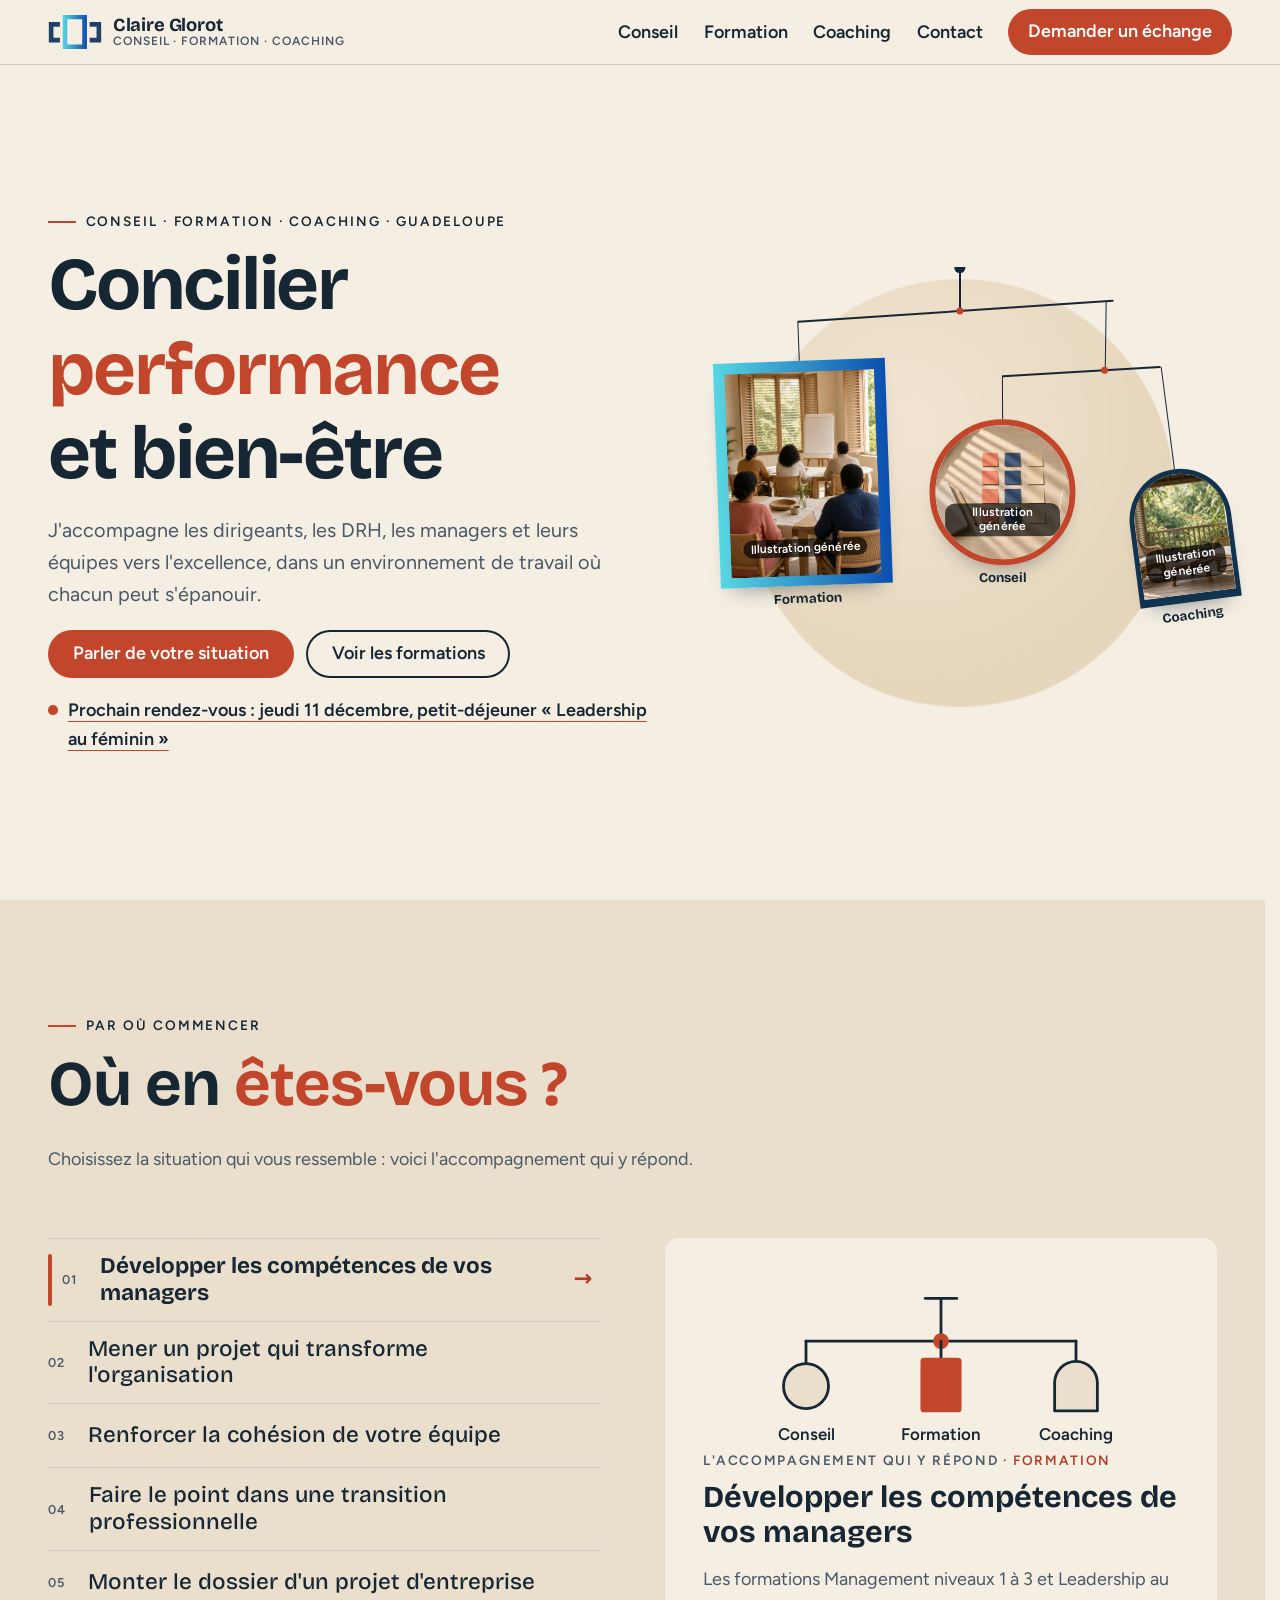
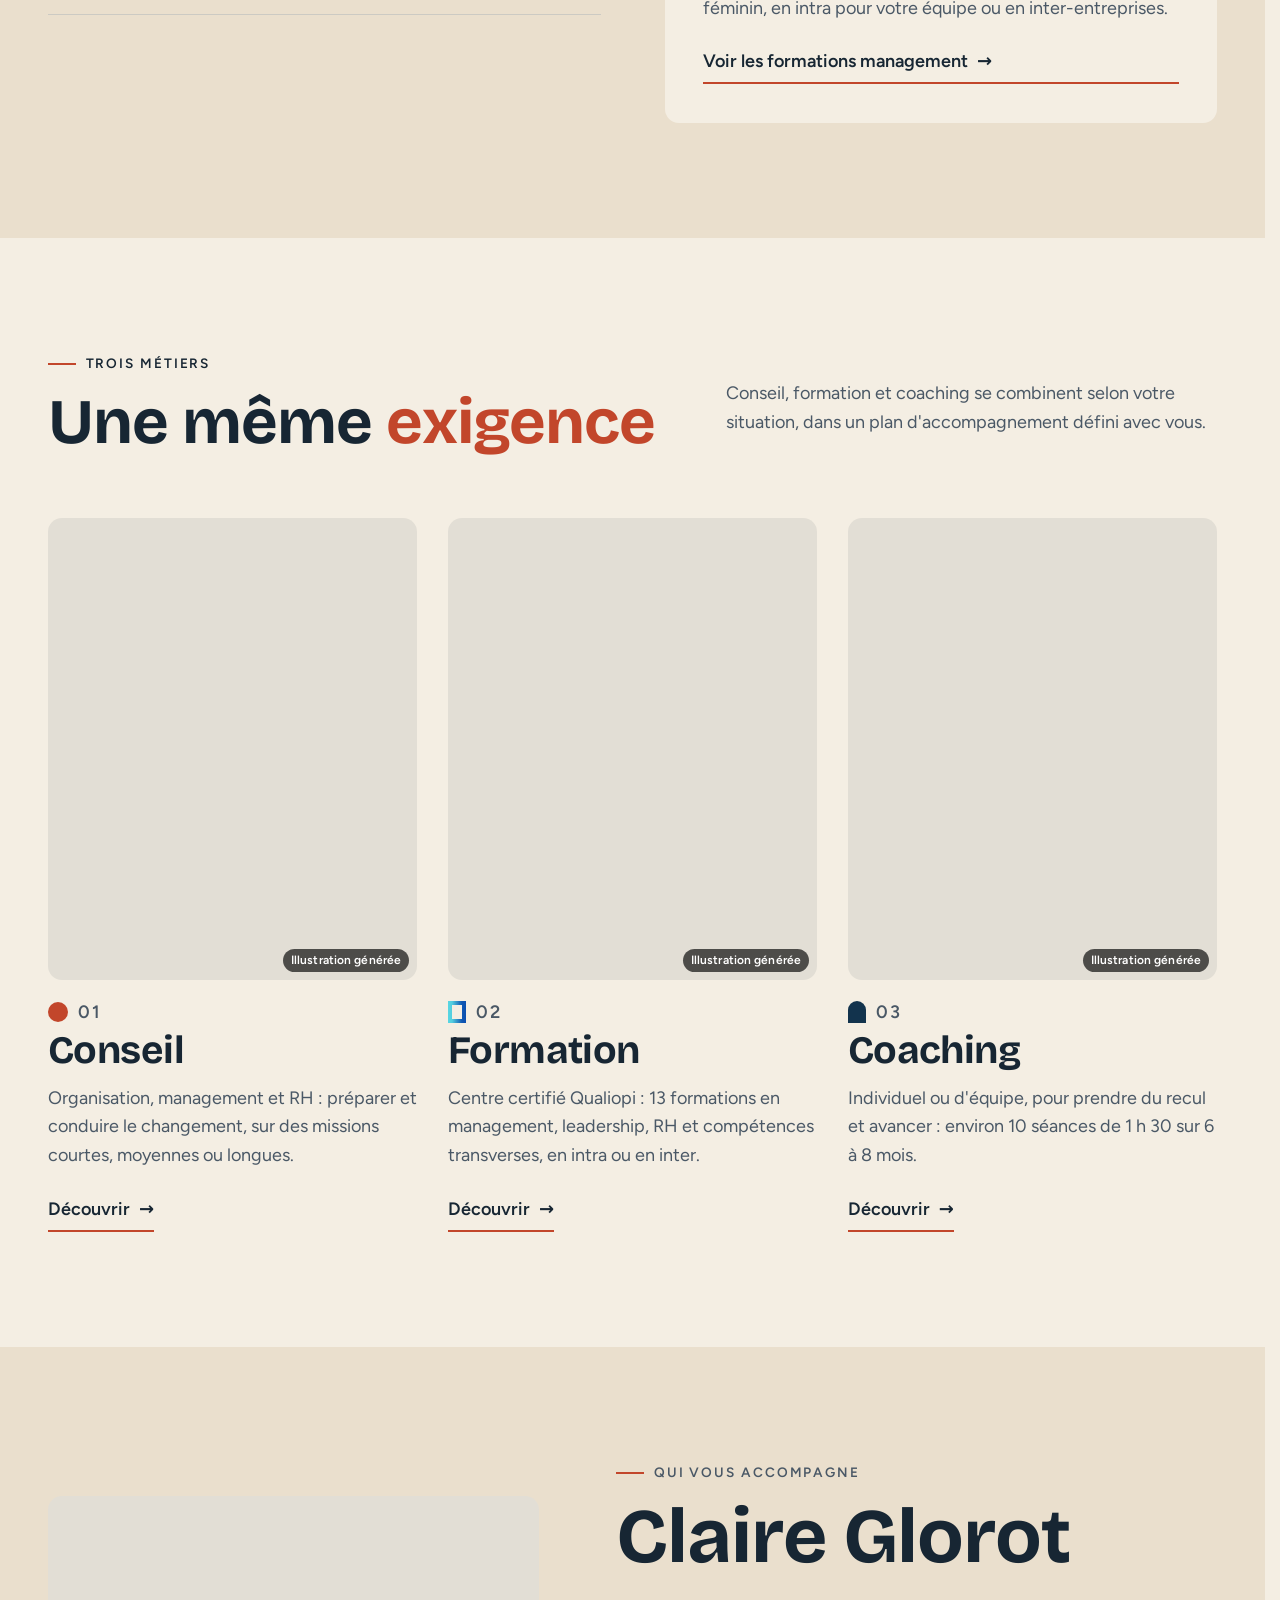
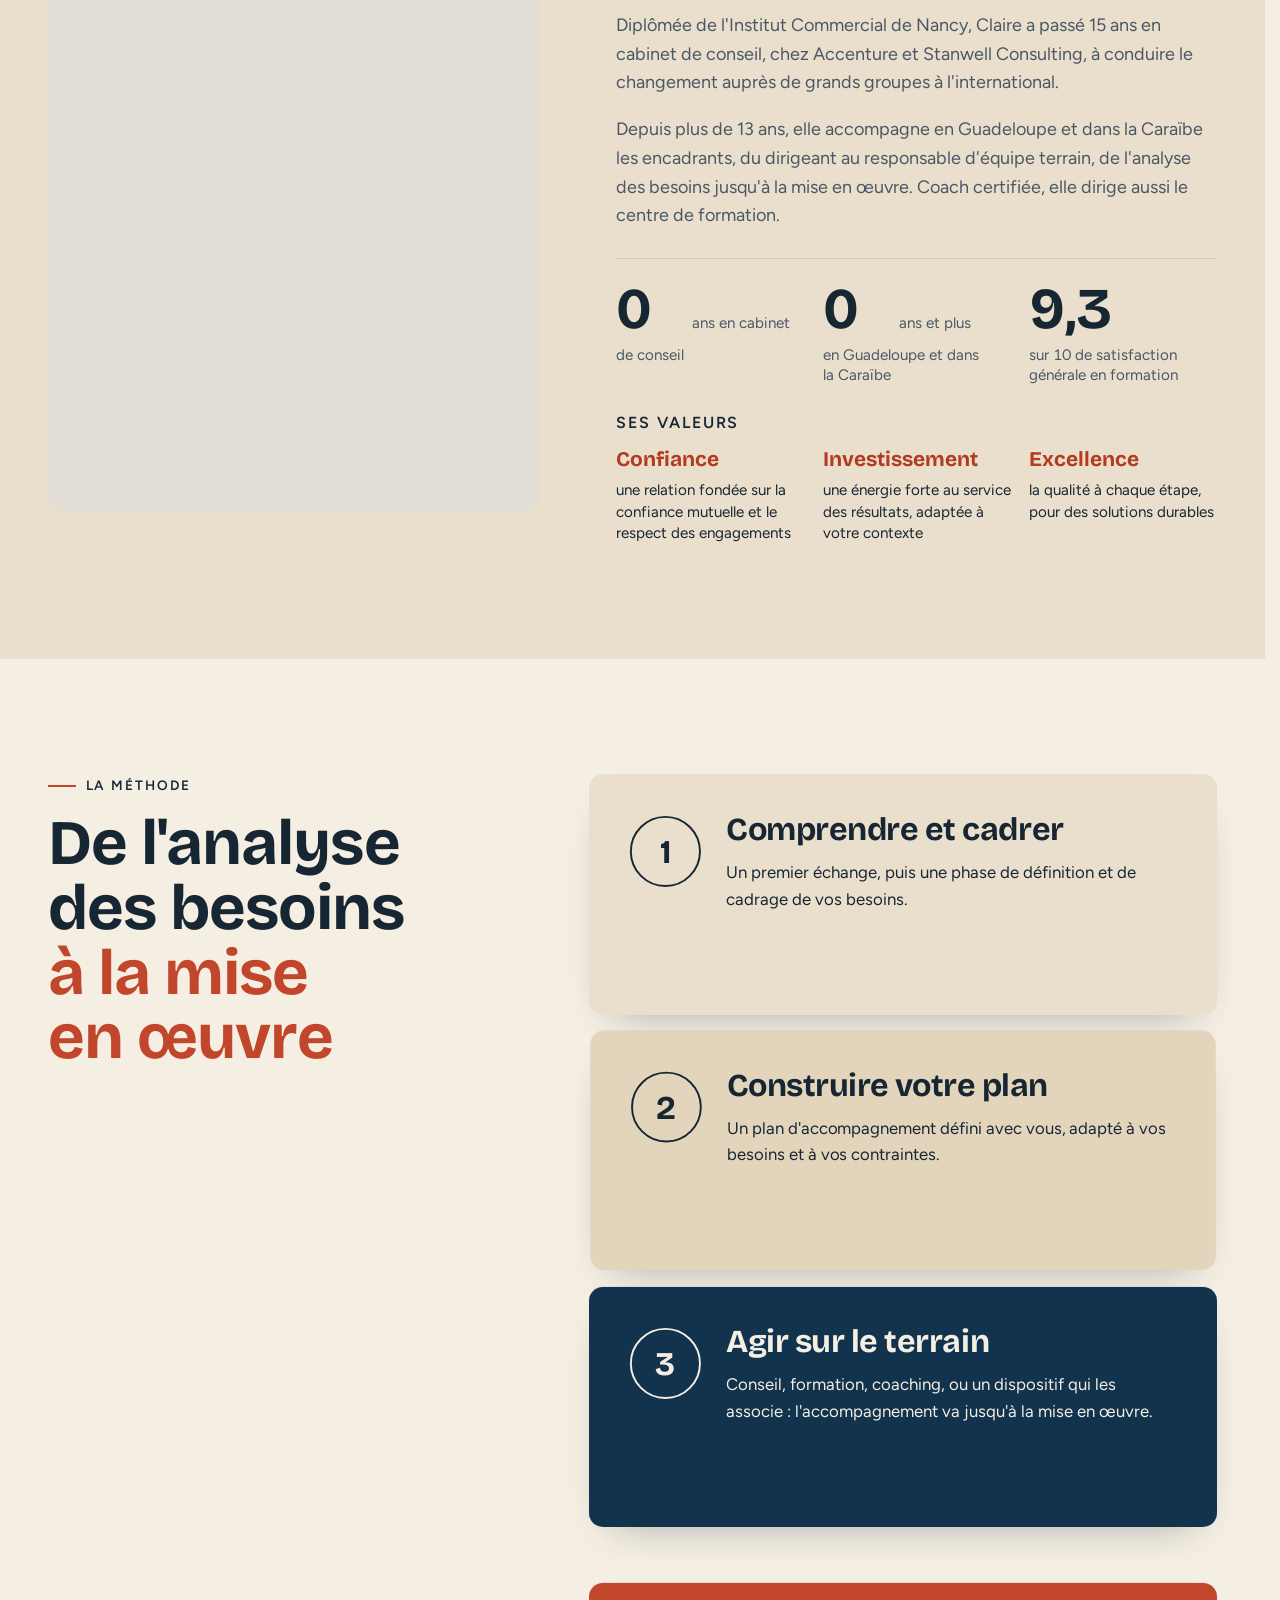
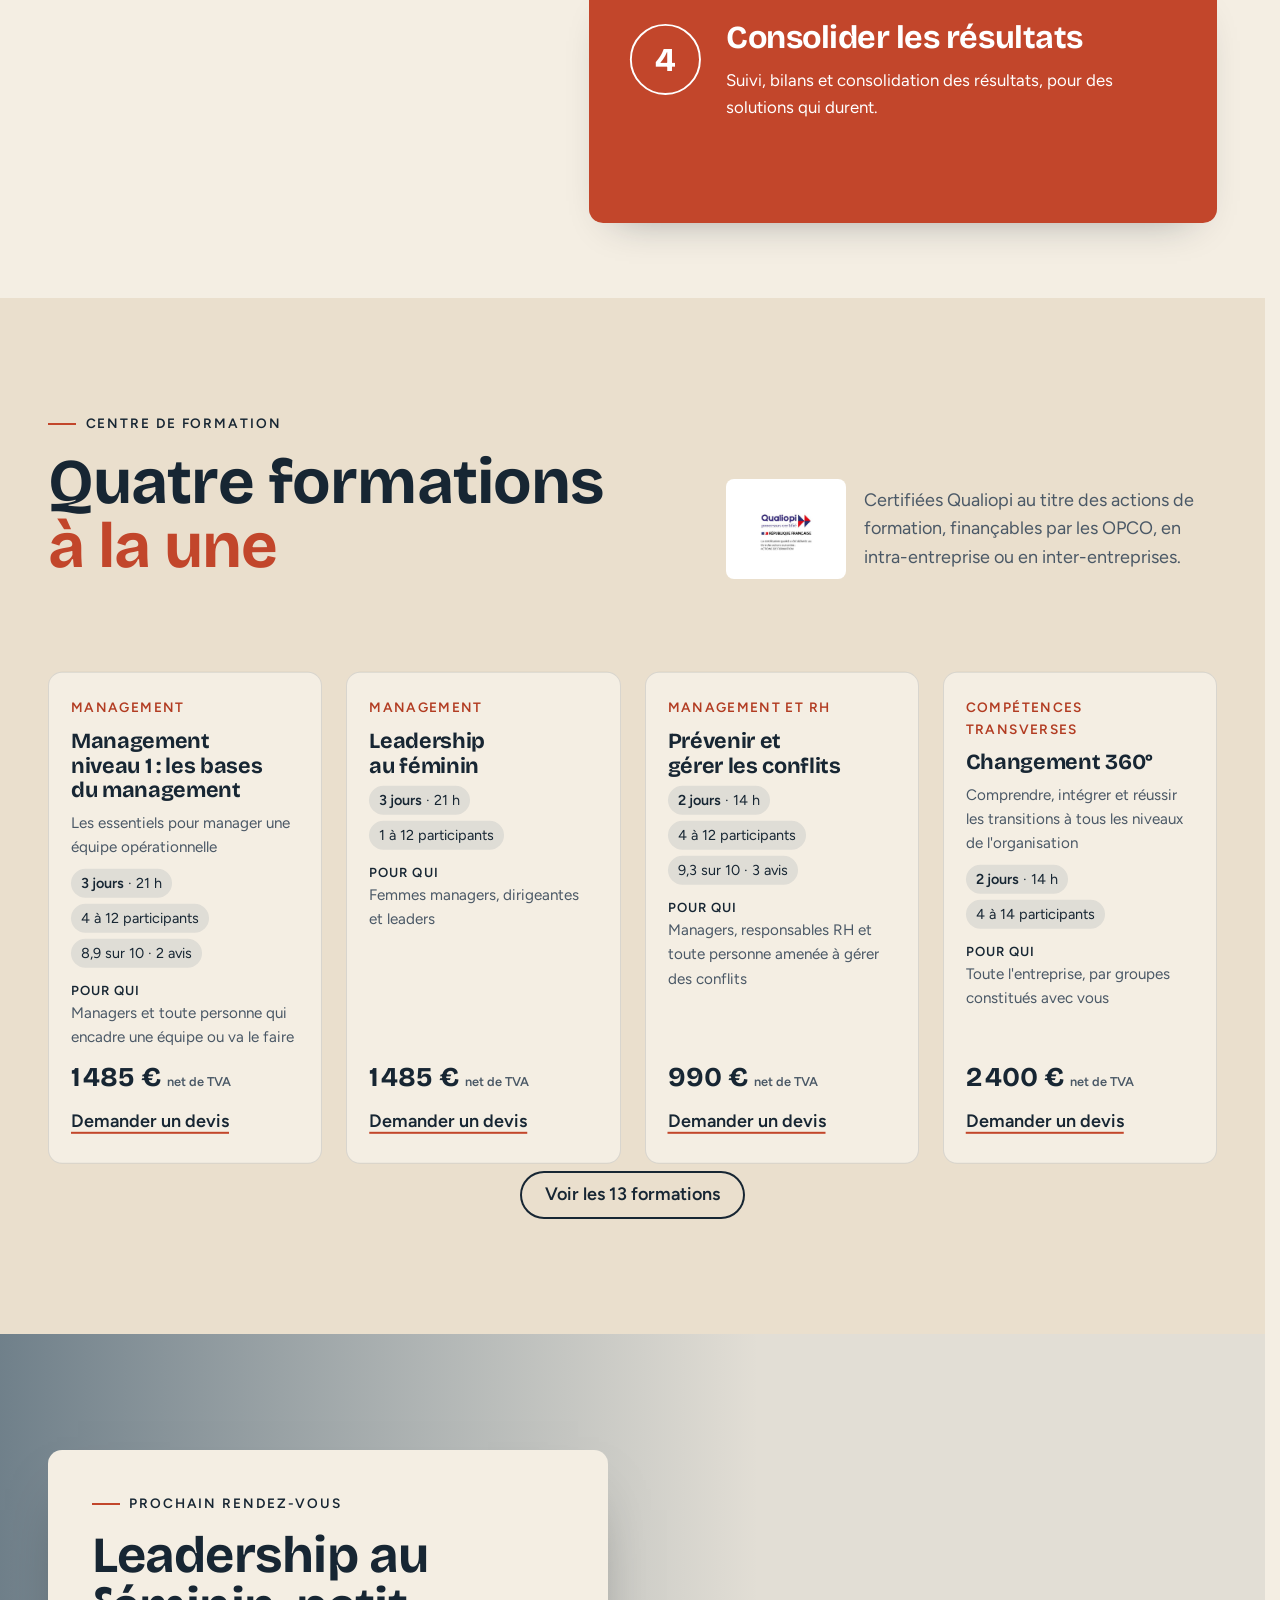
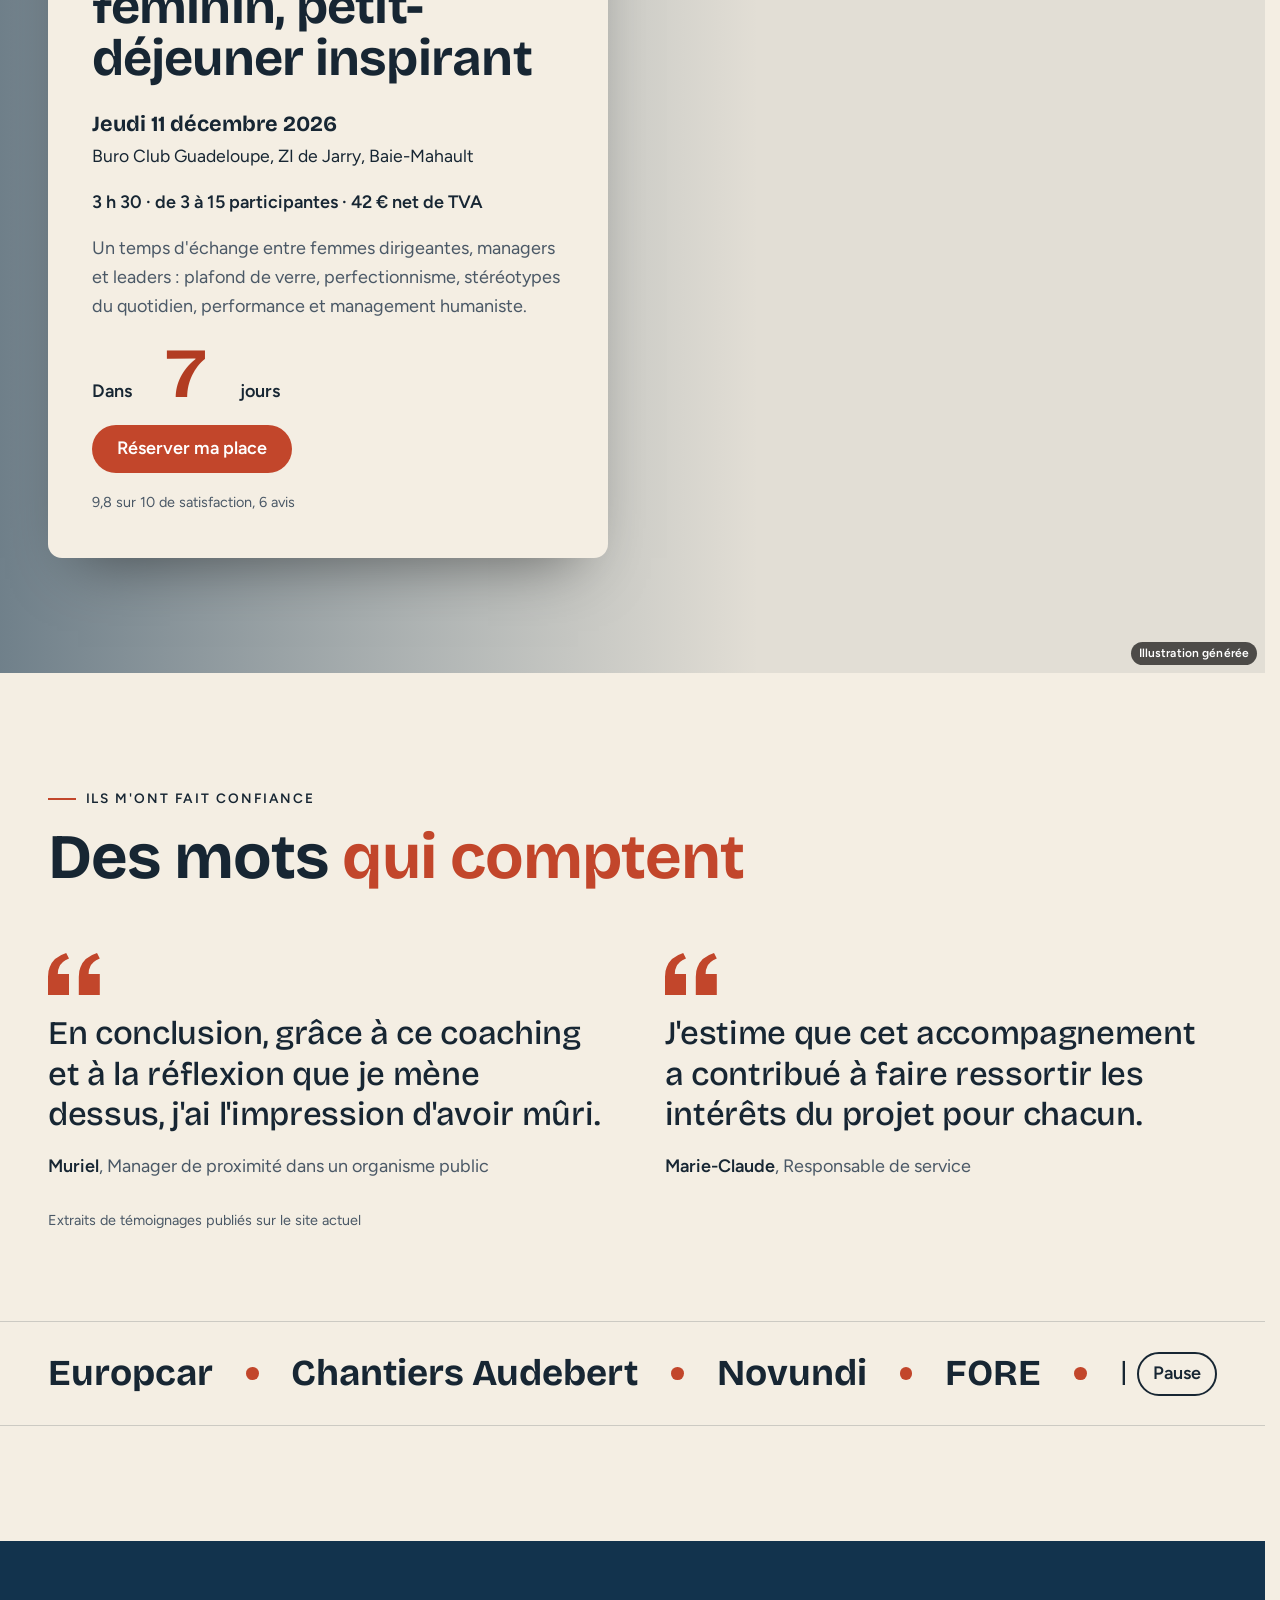
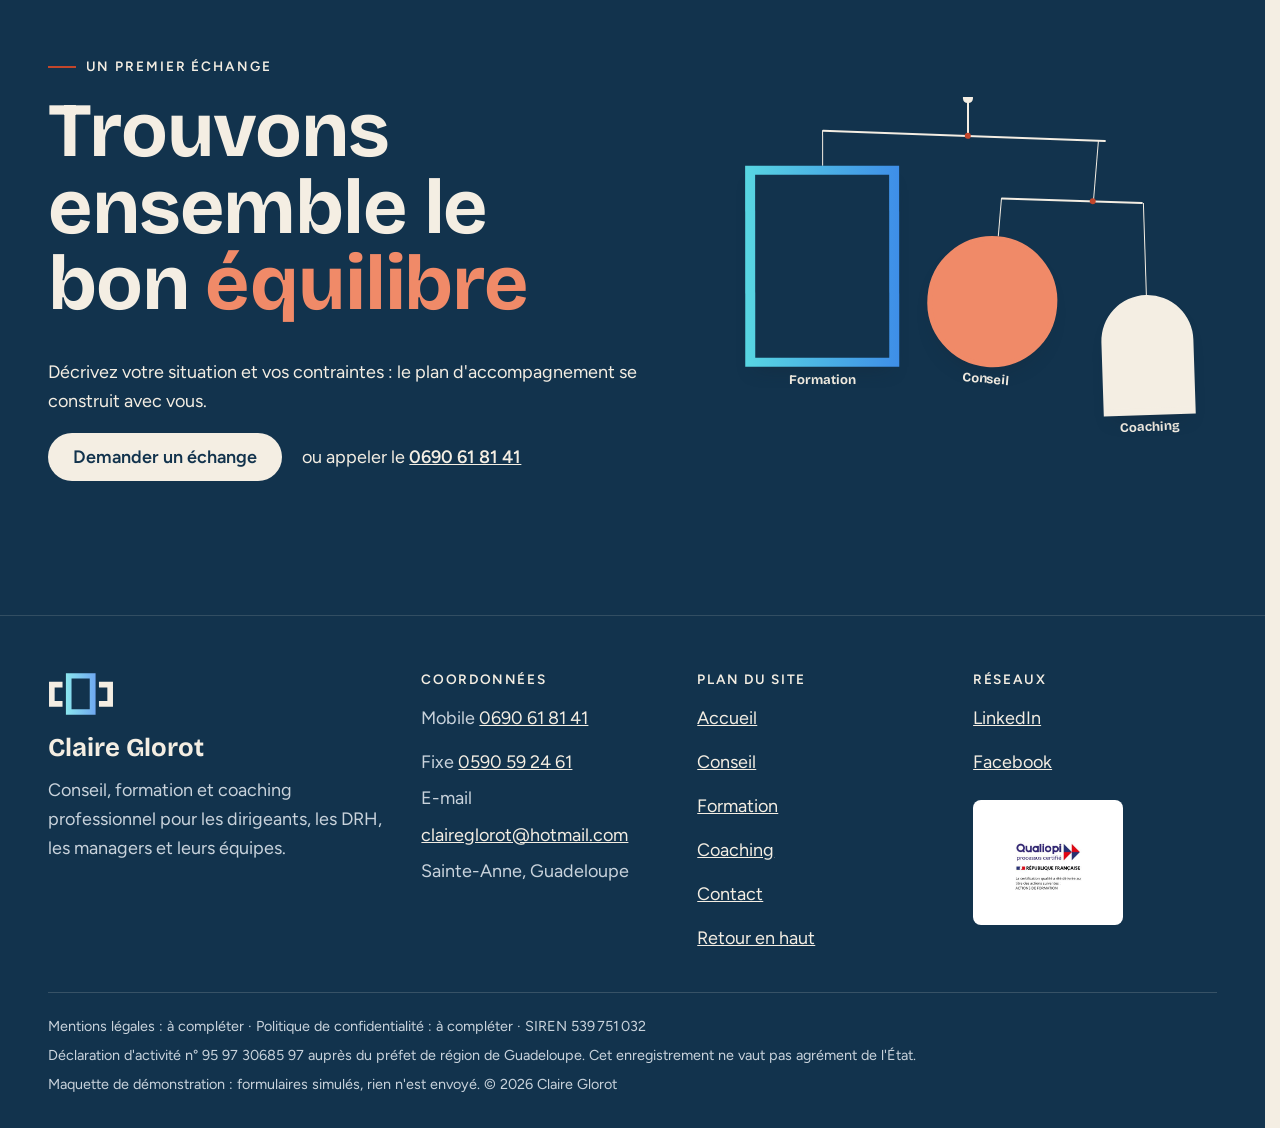
<file: index.html>
<!doctype html>
<html lang="fr" data-v="2" data-curseur>
<head>
<meta charset="utf-8">
<meta name="viewport" content="width=device-width, initial-scale=1, viewport-fit=cover">
<title>Claire Glorot · Conseil, formation et coaching en Guadeloupe</title>
<meta name="description" content="Conseil en organisation, management et RH, centre de formation certifié Qualiopi et coaching professionnel pour les dirigeants, DRH et managers, en Guadeloupe et dans la Caraïbe.">
<meta name="robots" content="noindex, nofollow">
<link rel="canonical" href="https://claireglorot-maquette.vercel.app/">
<style>:root{--fond:#F4EEE3;--texte:#172633;--voile-fond:#12334D;--ouverture-fond:#F4EEE3;--menu-fond:#F4EEE3}:root { --entete-h: 72px; --barres-h: 0px; } html { background: var(--fond); color: var(--texte); scrollbar-gutter: stable; } body { margin: 0; background: var(--fond); } html.js:not(.secours):not([data-arrivee="retour"]) [data-anime] { opacity: 0; } html.js:not(.secours):not([data-arrivee="retour"]) [data-anime].vu { opacity: 1; } [data-voile] { position: fixed; inset: 0; z-index: 900; background: var(--voile-fond); transform: translateY(100%); visibility: hidden; pointer-events: none; } html[data-arrivee="voile"]:not(.voile-leve):not(.secours) [data-voile] { transform: none; visibility: visible; } html.secours [data-voile] { visibility: hidden !important; } .ouverture-panneau { position: fixed; inset: 0; z-index: 850; display: none; place-content: center; justify-items: center; background: var(--ouverture-fond, var(--voile-fond)); color: var(--fond); text-align: center; } html.js[data-arrivee="intro"]:not(.secours):not(.intro-finie) .ouverture-panneau { display: grid; } html.defilement-bloque, html.defilement-bloque body, html.js[data-arrivee="intro"]:not(.secours):not(.intro-finie), html.js[data-arrivee="intro"]:not(.secours):not(.intro-finie) body, html[data-arrivee="voile"]:not(.voile-leve):not(.secours), html[data-arrivee="voile"]:not(.voile-leve):not(.secours) body { overflow: hidden; } html.js[data-arrivee="intro"]:not(.secours):not(.intro-finie) { background-color: var(--ouverture-fond, var(--voile-fond)); } html[data-arrivee="voile"]:not(.voile-leve):not(.secours) { background-color: var(--voile-fond); }</style>
<script>(function () {
var d = document.documentElement, ss = null, ls = null;
try { ss = window.sessionStorage; ls = window.localStorage; } catch (e) {}
d.classList.add('js');
var nav = performance.getEntriesByType ? performance.getEntriesByType('navigation')[0] : null;
var type = nav ? nav.type : 'navigate';
var depart = null;
try { depart = JSON.parse(ss.getItem('socle:depart') || 'null'); ss.removeItem('socle:depart'); } catch (e) {}
if (depart && !(Date.now() - depart.t < 15000)) depart = null;
var mode = type === 'back_forward' ? 'retour' : type === 'reload' ? 'intro' : depart ? 'voile' : 'intro';
d.setAttribute('data-arrivee', mode);
if (mode === 'voile' && depart.couleur) d.style.setProperty('--voile-fond', depart.couleur);
if (type === 'reload' && 'scrollRestoration' in history) {
history.scrollRestoration = 'manual';
}
try {
var choisie = ls && ls.getItem('socle:langue');
var langue = (d.lang || '').slice(0, 2);
if (choisie && choisie !== langue && type === 'navigate' && !depart) {
var alt = document.querySelector('link[rel="alternate"][hreflang="' + choisie + '"]');
if (alt) location.replace(new URL(alt.href).pathname + location.search + location.hash);
}
} catch (e) {}
setTimeout(function () { if (!d.classList.contains('demarre')) d.classList.add('secours'); }, 2000);
})();</script>
<link rel="preload" href="/assets/fonts/bricolage-700.woff2" as="font" type="font/woff2" crossorigin>
<link rel="preload" href="/assets/fonts/figtree-400.woff2" as="font" type="font/woff2" crossorigin>
<link rel="stylesheet" href="/assets/css/socle.css?v=2">
<link rel="stylesheet" href="/assets/css/modules.css?v=2">
<link rel="stylesheet" href="/assets/css/site.css?v=2">
<link rel="modulepreload" href="/assets/js/site.js?v=2">
<link rel="modulepreload" href="/assets/js/socle/index.js?v=2">
<script src="/assets/vendor/gsap.min.js" defer></script>
<script src="/assets/vendor/ScrollTrigger.min.js" defer></script>
<script src="/assets/vendor/SplitText.min.js" defer></script>
<script type="module" src="/assets/js/site.js?v=2"></script>
<meta name="theme-color" content="#F4EEE3">
<link rel="icon" href="/assets/images/favicon.svg" type="image/svg+xml">
<link rel="apple-touch-icon" href="/assets/images/apple-touch-icon.png">
<meta property="og:type" content="website">
<meta property="og:site_name" content="Claire Glorot">
<meta property="og:locale" content="fr_FR">
<meta property="og:title" content="Claire Glorot · Conseil, formation et coaching en Guadeloupe">
<meta property="og:description" content="Conseil en organisation, management et RH, centre de formation certifié Qualiopi et coaching professionnel pour les dirigeants, DRH et managers, en Guadeloupe et dans la Caraïbe.">
<meta property="og:url" content="https://claireglorot-maquette.vercel.app/">
<meta property="og:image" content="https://claireglorot-maquette.vercel.app/assets/partage/accueil-fr.jpg">
<meta property="og:image:width" content="1200">
<meta property="og:image:height" content="630">
<meta property="og:image:alt" content="Claire Glorot : concilier performance et bien-être">
<meta name="twitter:card" content="summary_large_image">
<script type="application/ld+json">{"@context":"https://schema.org","@type":"ProfessionalService","name":"Claire Glorot, conseil, formation et coaching professionnel","url":"https://claireglorot-maquette.vercel.app/","telephone":"+590690618141","email":"claireglorot@hotmail.com","address":{"@type":"PostalAddress","addressLocality":"Sainte-Anne","postalCode":"97180","addressRegion":"Guadeloupe","addressCountry":"FR"},"areaServed":["Guadeloupe","Caraïbe"],"founder":{"@type":"Person","name":"Claire Glorot"},"sameAs":["https://www.linkedin.com/in/claire-glorot-b45486/","https://www.facebook.com/claireglorot.formation"],"description":"Conseil en organisation, management et RH, centre de formation certifié Qualiopi et coaching professionnel."}</script>
</head>
<body id="haut">
<div data-voile data-forme="vague" aria-hidden="true"><svg class="voile-vague voile-vague--haut" viewBox="0 0 1440 120" preserveAspectRatio="none" aria-hidden="true"><path d="M0 120 C 240 20 480 20 720 70 S 1200 130 1440 40 V 120 H 0 Z"/></svg><svg class="voile-vague voile-vague--bas" viewBox="0 0 1440 120" preserveAspectRatio="none" aria-hidden="true"><path d="M0 0 C 240 100 480 100 720 50 S 1200 -10 1440 80 V 0 H 0 Z"/></svg><div class="voile-contenu"><img src="/assets/images/logo-clair.svg" alt="" width="84" height="56"><span data-voile-libelle>Accueil</span></div></div>
<div class="ouverture-panneau" data-ouverture aria-hidden="true">
  <img class="ouverture-logo" src="/assets/images/logo.svg" alt="" width="96" height="64" data-ouverture-objet>
  <p class="ouverture-nom">Claire Glorot</p>
  <span class="ouverture-trait"></span>
  <p class="ouverture-ligne">Conseil · Formation · Coaching</p>
</div>
<a class="evitement" href="#contenu">Aller au contenu</a>
<header data-entete>
  <div class="entete-rangee">
    <a class="entete-logo" href="/" data-libelle="Accueil" aria-label="Claire Glorot, Accueil" aria-current="page">
      <img src="/assets/images/logo.svg" alt="" width="54" height="36"><span class="entete-nom">Claire Glorot<small>Conseil · Formation · Coaching</small></span>
    </a>
    <nav data-nav aria-label="Navigation principale">
      <ul><li><a href="/conseil" data-libelle="Conseil">Conseil</a></li><li><a href="/formation" data-libelle="Formation">Formation</a></li><li><a href="/coaching" data-libelle="Coaching">Coaching</a></li><li><a href="/contact" data-libelle="Contact">Contact</a></li></ul>
    </nav>
    <div class="entete-actions">
      <a class="bouton" href="/contact#demande" data-libelle="Contact">Demander un échange</a>
      <button type="button" data-menu-bouton aria-controls="menu" aria-expanded="false" data-libelle-ouvrir="Menu" data-libelle-fermer="Fermer"><span data-libelle-bouton>Menu</span></button>
      <a class="menu-sansjs" href="#menu" data-menu-lien>Menu</a>
    </div>
  </div>
</header>
<script>/* Avant le premier affichage : rangées de la navigation (même règle que ajusterNav dans assets/js/socle/entete.js)
   et hauteur réelle de l'en-tête, pour que rien ne saute quand le JavaScript du site prend la main. */
(function () {
  var h = document.documentElement, u = document.querySelector('[data-nav] ul'), e = document.querySelector('[data-entete]');
  if (u) {
    var deborde = function () { return u.scrollWidth > u.clientWidth + 1; }, c = deborde();
    if (c && window.matchMedia('(min-width: 900px)').matches) {
      h.classList.add('nav-deux-rangees'); c = deborde();
      if (c) { h.classList.add('nav-deux-lignes'); var a = u.querySelector('a'); c = !a || u.getBoundingClientRect().height > a.getBoundingClientRect().height * 2.5; }
      if (c) h.classList.remove('nav-deux-rangees', 'nav-deux-lignes');
    }
    if (c) h.classList.add('nav-compacte');
  }
  if (e) h.style.setProperty('--entete-h', Math.round(e.getBoundingClientRect().height) + 'px');
})();</script>
<span id="menu-ferme" aria-hidden="true"></span>
<div id="menu" data-menu role="dialog" aria-modal="true" aria-label="Menu">
  <p class="menu-sansjs-fermer"><a href="#menu-ferme">Fermer</a></p>
  <ul><li style="--i:0"><a href="/" class="menu-lien" data-libelle="Accueil" aria-current="page">Accueil</a></li><li style="--i:1"><a href="/conseil" class="menu-lien" data-libelle="Conseil">Conseil</a></li><li style="--i:2"><a href="/formation" class="menu-lien" data-libelle="Formation">Formation</a></li><li style="--i:3"><a href="/coaching" class="menu-lien" data-libelle="Coaching">Coaching</a></li><li style="--i:4"><a href="/contact" class="menu-lien" data-libelle="Contact">Contact</a></li></ul>
  <p><a class="bouton" href="tel:+590690618141">Appeler 0690 61 81 41</a></p>
</div>
<main id="contenu" tabindex="-1">
<section class="hero ecran" id="debut">
  <div class="hero-texte">
    <p class="surtitre hero-surtitre masque-ecran-tres-bas">Conseil · Formation · Coaching · Guadeloupe</p>
    <h1 class="hero-titre" data-anime="gsap">
      <span class="ligne-masque"><span class="hero-ligne">Concilier</span></span>
      <span class="ligne-masque"><span class="hero-ligne mot">performance</span></span>
      <span class="ligne-masque"><span class="hero-ligne">et bien-être</span></span>
    </h1>
    <p class="hero-intro masque-ecran-bas" data-anime="gsap">J&#39;accompagne les dirigeants, les DRH, les managers et leurs équipes vers l&#39;excellence, dans un environnement de travail où chacun peut s&#39;épanouir.</p>
    <p class="hero-actions" data-anime="gsap">
      <a href="/contact#demande" class="bouton" data-libelle="Contact" data-action-principale data-survol="magnetique">Parler de votre situation</a>
      <a href="/formation#catalogue" class="bouton bouton--contour masque-ecran-tres-bas" data-libelle="Formation">Voir les formations</a>
    </p>
    <p class="hero-info" data-anime="gsap" data-info-cle data-rdv-info><span class="point" aria-hidden="true"></span><a href="#rendez-vous" class="hero-info-lien" data-rdv-avant>Prochain rendez-vous : jeudi 11 décembre, petit-déjeuner « Leadership au féminin »</a><span data-rdv-apres hidden>Formations certifiées Qualiopi, finançables par les OPCO</span></p>
  </div>
  <div class="hero-mobile"><span class="hero-soleil" data-effet="soleil" aria-hidden="true"></span><div class="mobile" data-grille="manipuler" data-mobile data-effet="mobile" data-souris data-visuel role="group" aria-label="Mobile en équilibre : conseil, formation et coaching">
  <span class="mobile-crochet" aria-hidden="true"></span>
  <div class="pivot pivot--a" data-pivot data-omega="3.4" data-gain="1">
    <span class="mobile-barre mobile-barre--a" aria-hidden="true"></span>
    <div class="pivot pivot--a1" data-pivot data-omega="4.6" data-gain="-1.2">
      <span class="mobile-fil mobile-fil--a1" aria-hidden="true"></span>
      <a class="piece piece--cadre" href="/formation" data-libelle="Formation" data-iris-centre>
      <span class="piece-forme"><figure class="media piece-media" data-grok style="--cadrage:50% 50%">
  <picture>
    <img src="/assets/images/grok/piece-formation-800.webp" srcset="/assets/images/grok/piece-formation-400.webp 400w, /assets/images/grok/piece-formation-800.webp 800w" sizes="200px" alt="Formation" width="800" height="1067" loading="lazy" decoding="async">
  </picture><figcaption class="mention-ia">Illustration générée</figcaption>
</figure></span>
      <span class="piece-nom">Formation</span>
    </a>
    </div>
    <div class="pivot pivot--a2" data-pivot data-omega="4" data-gain="1.4" data-tombe>
      <span class="mobile-fil mobile-fil--a2" aria-hidden="true"></span>
      <div class="pivot pivot--b" data-pivot data-omega="4.4" data-gain="-1.6">
        <span class="mobile-barre mobile-barre--b" aria-hidden="true"></span>
        <div class="pivot pivot--b1" data-pivot data-omega="5" data-gain="1.8">
          <span class="mobile-fil mobile-fil--b1" aria-hidden="true"></span>
          <a class="piece piece--rond" href="/conseil" data-libelle="Conseil">
      <span class="piece-forme"><figure class="media piece-media" data-grok style="--cadrage:50% 50%">
  <picture>
    <img src="/assets/images/grok/piece-conseil-800.webp" srcset="/assets/images/grok/piece-conseil-400.webp 400w, /assets/images/grok/piece-conseil-800.webp 800w" sizes="200px" alt="Conseil" width="800" height="800" loading="lazy" decoding="async">
  </picture><figcaption class="mention-ia">Illustration générée</figcaption>
</figure></span>
      <span class="piece-nom">Conseil</span>
    </a>
          <span class="mobile-fil mobile-fil--perle" aria-hidden="true"></span><span class="mobile-perle" aria-hidden="true"></span>
        </div>
        <div class="pivot pivot--b2" data-pivot data-omega="4.2" data-gain="-2">
          <span class="mobile-fil mobile-fil--b2" aria-hidden="true"></span>
          <a class="piece piece--arche" href="/coaching" data-libelle="Coaching">
      <span class="piece-forme"><figure class="media piece-media" data-grok style="--cadrage:50% 50%">
  <picture>
    <img src="/assets/images/grok/piece-coaching-800.webp" srcset="/assets/images/grok/piece-coaching-400.webp 400w, /assets/images/grok/piece-coaching-800.webp 800w" sizes="200px" alt="Coaching" width="800" height="800" loading="lazy" decoding="async">
  </picture><figcaption class="mention-ia">Illustration générée</figcaption>
</figure></span>
      <span class="piece-nom">Coaching</span>
    </a>
        </div>
      </div>
    </div>
  </div>
</div><p class="mobile-indice" data-indice aria-hidden="true">Passez la souris : tout est question d&#39;équilibre</p></div>
</section>
<section class="orienteur bande bande--sable" id="situations">
  <div class="conteneur">
    <div class="tete-section">
      <p class="surtitre ">Par où commencer</p>
      <h2 class="titre " data-anime="lignes">Où en <em class="mot">êtes-vous ?</em></h2>
      <p data-anime>Choisissez la situation qui vous ressemble : voici l&#39;accompagnement qui y répond.</p>
    </div>
    <div class="orienteur-grille" data-orienteur>
      <div class="orienteur-choix" role="group" aria-label="Votre situation" data-anime="cascade">
        <button type="button" class="orienteur-bouton" data-situation="managers" data-metier="formation" aria-pressed="true" aria-controls="reponse-managers"><span class="orienteur-num">01</span>Développer les compétences de vos managers</button><button type="button" class="orienteur-bouton" data-situation="projet" data-metier="conseil" aria-pressed="false" aria-controls="reponse-projet"><span class="orienteur-num">02</span>Mener un projet qui transforme l&#39;organisation</button><button type="button" class="orienteur-bouton" data-situation="cohesion" data-metier="coaching" aria-pressed="false" aria-controls="reponse-cohesion"><span class="orienteur-num">03</span>Renforcer la cohésion de votre équipe</button><button type="button" class="orienteur-bouton" data-situation="transition" data-metier="coaching" aria-pressed="false" aria-controls="reponse-transition"><span class="orienteur-num">04</span>Faire le point dans une transition professionnelle</button><button type="button" class="orienteur-bouton" data-situation="dossier" data-metier="conseil" aria-pressed="false" aria-controls="reponse-dossier"><span class="orienteur-num">05</span>Monter le dossier d&#39;un projet d&#39;entreprise</button>
      </div>
      <div class="orienteur-reponses" aria-live="polite">
        <svg class="balance" viewBox="0 0 320 140" role="img" aria-label="Balance qui penche vers le conseil, la formation ou le coaching" data-effet="orienteur" data-visuel>
          <path class="balance-pied" d="M160 2 V40 M146 2 H174" />
          <g class="balance-fleau" data-balance>
            <path d="M40 40 H280" class="balance-barre" />
            <circle cx="160" cy="40" r="7" class="balance-axe" />
            <g class="balance-plateau" data-plateau="conseil"><path d="M40 40 V60" /><circle class="forme" cx="40" cy="80" r="20" /><text x="40" y="128">Conseil</text></g>
            <g class="balance-plateau" data-plateau="formation"><path d="M160 40 V56" /><rect class="forme" x="143" y="56" width="34" height="46" rx="2" /><text x="160" y="128">Formation</text></g>
            <g class="balance-plateau" data-plateau="coaching"><path d="M280 40 V58" /><path class="forme" d="M261 102 V77 A19 19 0 0 1 299 77 V102 Z" /><text x="280" y="128">Coaching</text></g>
          </g>
        </svg>
        <div class="orienteur-reponse" id="reponse-managers" data-reponse="managers">
          <p class="orienteur-label">L&#39;accompagnement qui y répond · <strong>Formation</strong></p>
          <p class="orienteur-situation">Développer les compétences de vos managers</p>
          <p class="orienteur-texte">Les formations Management niveaux 1 à 3 et Leadership au féminin, en intra pour votre équipe ou en inter-entreprises.</p>
          <a href="/formation#catalogue" class="lien-fleche" data-libelle="Formation">Voir les formations management</a>
        </div><div class="orienteur-reponse" id="reponse-projet" data-reponse="projet" data-cache>
          <p class="orienteur-label">L&#39;accompagnement qui y répond · <strong>Conseil</strong></p>
          <p class="orienteur-situation">Mener un projet qui transforme l&#39;organisation</p>
          <p class="orienteur-texte">Accompagnement au changement, cadrage et gestion de projet ; la formation Changement 360° pour embarquer toute l&#39;entreprise.</p>
          <a href="/conseil#axes" class="lien-fleche" data-libelle="Conseil">Voir l&#39;accompagnement au changement</a>
        </div><div class="orienteur-reponse" id="reponse-cohesion" data-reponse="cohesion" data-cache>
          <p class="orienteur-label">L&#39;accompagnement qui y répond · <strong>Coaching d&#39;équipe</strong></p>
          <p class="orienteur-situation">Renforcer la cohésion de votre équipe</p>
          <p class="orienteur-texte">Six demi-journées de coaching d&#39;équipe sur 6 à 8 mois, ou la formation Cohésion et performance collective.</p>
          <a href="/coaching#equipe" class="lien-fleche" data-libelle="Coaching">Voir le coaching d&#39;équipe</a>
        </div><div class="orienteur-reponse" id="reponse-transition" data-reponse="transition" data-cache>
          <p class="orienteur-label">L&#39;accompagnement qui y répond · <strong>Coaching individuel</strong></p>
          <p class="orienteur-situation">Faire le point dans une transition professionnelle</p>
          <p class="orienteur-texte">Environ 10 séances de 1 h 30 sur 6 à 8 mois, avec un bilan à mi-parcours et à la fin.</p>
          <a href="/coaching#deroule" class="lien-fleche" data-libelle="Coaching">Voir le déroulé d&#39;un coaching</a>
        </div><div class="orienteur-reponse" id="reponse-dossier" data-reponse="dossier" data-cache>
          <p class="orienteur-label">L&#39;accompagnement qui y répond · <strong>Conseil</strong></p>
          <p class="orienteur-situation">Monter le dossier d&#39;un projet d&#39;entreprise</p>
          <p class="orienteur-texte">Définition d&#39;une feuille de route et d&#39;un plan stratégique de développement, en commençant par un échange stratégique.</p>
          <a href="/contact?sujet=conseil#demande" class="lien-fleche" data-libelle="Contact">Demander un échange stratégique</a>
        </div>
      </div>
    </div>
  </div>
</section>
<section class="metiers bande" id="metiers">
  <div class="conteneur">
    <div class="tete-section tete-section--ligne">
      <div><p class="surtitre ">Trois métiers</p><h2 class="titre " data-anime="lignes">Une même <em class="mot">exigence</em></h2></div>
      <p data-anime>Conseil, formation et coaching se combinent selon votre situation, dans un plan d&#39;accompagnement défini avec vous.</p>
    </div>
    <div class="metiers-grille" data-anime="cascade">
      <article class="metier">
        <figure class="media metier-media" data-grok data-fx="parallaxe" data-fx-force="8" style="--cadrage:50% 50%">
  <picture>
    <img src="/assets/images/grok/axe-conseil-1072.webp" srcset="/assets/images/grok/axe-conseil-480.webp 480w, /assets/images/grok/axe-conseil-800.webp 800w, /assets/images/grok/axe-conseil-1072.webp 1072w" sizes="(max-width: 760px) 100vw, 33vw" alt="Séminaire de direction sur une terrasse couverte" width="1072" height="1340" loading="lazy" decoding="async">
  </picture><figcaption class="mention-ia">Illustration générée</figcaption>
</figure>
        <p class="metier-num"><span class="forme-metier forme-metier--conseil" aria-hidden="true"></span>01</p>
        <h3 class="metier-titre">Conseil</h3>
        <p>Organisation, management et RH : préparer et conduire le changement, sur des missions courtes, moyennes ou longues.</p>
        <a href="/conseil" class="lien-fleche" data-libelle="Conseil">Découvrir<span class="visuellement-cache"> : Conseil</span></a>
      </article><article class="metier">
        <figure class="media metier-media" data-grok data-fx="parallaxe" data-fx-force="8" style="--cadrage:50% 50%">
  <picture>
    <img src="/assets/images/grok/axe-formation-1072.webp" srcset="/assets/images/grok/axe-formation-480.webp 480w, /assets/images/grok/axe-formation-800.webp 800w, /assets/images/grok/axe-formation-1072.webp 1072w" sizes="(max-width: 760px) 100vw, 33vw" alt="Atelier de formation devant un mur de notes colorées" width="1072" height="1340" loading="lazy" decoding="async">
  </picture><figcaption class="mention-ia">Illustration générée</figcaption>
</figure>
        <p class="metier-num"><span class="forme-metier forme-metier--formation" aria-hidden="true"></span>02</p>
        <h3 class="metier-titre">Formation</h3>
        <p>Centre certifié Qualiopi : 13 formations en management, leadership, RH et compétences transverses, en intra ou en inter.</p>
        <a href="/formation" class="lien-fleche" data-libelle="Formation">Découvrir<span class="visuellement-cache"> : Formation</span></a>
      </article><article class="metier">
        <figure class="media metier-media" data-grok data-fx="parallaxe" data-fx-force="8" style="--cadrage:50% 50%">
  <picture>
    <img src="/assets/images/grok/axe-coaching-1072.webp" srcset="/assets/images/grok/axe-coaching-480.webp 480w, /assets/images/grok/axe-coaching-800.webp 800w, /assets/images/grok/axe-coaching-1072.webp 1072w" sizes="(max-width: 760px) 100vw, 33vw" alt="Une manager de dos face à une grande fenêtre" width="1072" height="1340" loading="lazy" decoding="async">
  </picture><figcaption class="mention-ia">Illustration générée</figcaption>
</figure>
        <p class="metier-num"><span class="forme-metier forme-metier--coaching" aria-hidden="true"></span>03</p>
        <h3 class="metier-titre">Coaching</h3>
        <p>Individuel ou d&#39;équipe, pour prendre du recul et avancer : environ 10 séances de 1 h 30 sur 6 à 8 mois.</p>
        <a href="/coaching" class="lien-fleche" data-libelle="Coaching">Découvrir<span class="visuellement-cache"> : Coaching</span></a>
      </article>
    </div>
  </div>
</section>
<section class="claire bande bande--sable" id="claire">
  <div class="conteneur claire-grille">
    <figure class="media claire-media" data-anime="rideau" style="--cadrage:50% 30%">
  <picture><source media="(max-width: 760px) and (orientation: portrait)" srcset="/assets/images/claire-portrait-mobile-640.webp 640w, /assets/images/claire-portrait-mobile-1080.webp 1080w" sizes="(max-width: 760px) 100vw, 42vw">
    <img src="/assets/images/claire-portrait-1200.webp" srcset="/assets/images/claire-portrait-480.webp 480w, /assets/images/claire-portrait-800.webp 800w, /assets/images/claire-portrait-1200.webp 1200w" sizes="(max-width: 760px) 100vw, 42vw" alt="Claire Glorot, souriante, assise sur un fauteuil moutarde" width="1200" height="1500" loading="lazy" decoding="async">
  </picture>
</figure>
    <div class="claire-texte">
      <p class="surtitre ">Qui vous accompagne</p>
      <h2 class="titre titre--xl" data-anime="lettres">Claire Glorot</h2>
      <p data-anime>Diplômée de l&#39;Institut Commercial de Nancy, Claire a passé 15 ans en cabinet de conseil, chez Accenture et Stanwell Consulting, à conduire le changement auprès de grands groupes à l&#39;international.</p>
      <p data-anime>Depuis plus de 13 ans, elle accompagne en Guadeloupe et dans la Caraïbe les encadrants, du dirigeant au responsable d&#39;équipe terrain, de l&#39;analyse des besoins jusqu&#39;à la mise en œuvre. Coach certifiée, elle dirige aussi le centre de formation.</p>
      <ul class="chiffres" data-anime="cascade">
        <li><strong class="chiffre" data-compteur="15">15</strong> ans en cabinet de conseil</li>
        <li><strong class="chiffre" data-compteur="13">13</strong> ans et plus en Guadeloupe et dans la Caraïbe</li>
        <li><strong class="chiffre">9,3</strong> sur 10 de satisfaction générale en formation</li>
      </ul>
      <h3 class="valeurs-titre">Ses valeurs</h3>
      <dl class="valeurs" data-anime="cascade">
        <div><dt>Confiance</dt><dd>une relation fondée sur la confiance mutuelle et le respect des engagements</dd></div>
        <div><dt>Investissement</dt><dd>une énergie forte au service des résultats, adaptée à votre contexte</dd></div>
        <div><dt>Excellence</dt><dd>la qualité à chaque étape, pour des solutions durables</dd></div>
      </dl>
    </div>
  </div>
</section>
<section class="methode bande" id="methode">
  <div class="conteneur methode-grille">
    <div class="methode-tete">
      <p class="surtitre ">La méthode</p>
      <h2 class="titre " data-anime="lignes">De l&#39;analyse des besoins <em class="mot">à la mise en œuvre</em></h2>
    </div>
    <ol class="etapes" data-etapes>
      <li class="etape" style="--n:1" data-effet="etapes-empilees">
        <svg class="etape-num" viewBox="0 0 120 120" aria-hidden="true" data-visuel><circle cx="60" cy="60" r="54" /><text x="60" y="78">1</text></svg>
        <div><h3>Comprendre et cadrer</h3><p>Un premier échange, puis une phase de définition et de cadrage de vos besoins.</p></div>
      </li><li class="etape" style="--n:2" data-effet="etapes-empilees">
        <svg class="etape-num" viewBox="0 0 120 120" aria-hidden="true" data-visuel><circle cx="60" cy="60" r="54" /><text x="60" y="78">2</text></svg>
        <div><h3>Construire votre plan</h3><p>Un plan d&#39;accompagnement défini avec vous, adapté à vos besoins et à vos contraintes.</p></div>
      </li><li class="etape" style="--n:3" data-effet="etapes-empilees">
        <svg class="etape-num" viewBox="0 0 120 120" aria-hidden="true" data-visuel><circle cx="60" cy="60" r="54" /><text x="60" y="78">3</text></svg>
        <div><h3>Agir sur le terrain</h3><p>Conseil, formation, coaching, ou un dispositif qui les associe : l&#39;accompagnement va jusqu&#39;à la mise en œuvre.</p></div>
      </li><li class="etape" style="--n:4" data-effet="etapes-empilees">
        <svg class="etape-num" viewBox="0 0 120 120" aria-hidden="true" data-visuel><circle cx="60" cy="60" r="54" /><text x="60" y="78">4</text></svg>
        <div><h3>Consolider les résultats</h3><p>Suivi, bilans et consolidation des résultats, pour des solutions qui durent.</p></div>
      </li>
    </ol>
  </div>
</section>
<section class="une bande bande--sable" id="formations">
  <div class="conteneur">
    <div class="tete-section tete-section--ligne">
      <div><p class="surtitre ">Centre de formation</p><h2 class="titre " data-anime="lignes">Quatre formations <em class="mot">à la une</em></h2></div>
      <div class="une-qualiopi" data-anime>
        <img src="/assets/images/qualiopi.jpg" alt="Certification Qualiopi au titre des actions de formation." width="500" height="406" loading="lazy">
        <p>Certifiées Qualiopi au titre des actions de formation, finançables par les OPCO, en intra-entreprise ou en inter-entreprises.</p>
      </div>
    </div>
    <div class="fiches fiches--une" data-anime="cascade" tabindex="0" role="region" aria-label="Formations à la une, à faire glisser" data-galerie>
      <div class="fiche-cadre" data-fx="vitesse"><article class="fiche fiche--management" id="une-management-1">
  <p class="fiche-cat">Management</p>
  <h3 class="fiche-titre">Management niveau 1 : les bases du management</h3>
  <p class="fiche-sous">Les essentiels pour manager une équipe opérationnelle</p>
  <ul class="fiche-infos">
    <li><strong>3 jours</strong> · 21 h</li>
    <li>4 à 12 participants</li>
    <li>8,9 sur 10 · 2 avis</li>
  </ul>
  <p class="fiche-public"><span>Pour qui</span> Managers et toute personne qui encadre une équipe ou va le faire</p>
  <p class="fiche-prix" data-prix>1 485 € <small>net de TVA</small></p>
  <a href="/contact?sujet=formation&amp;formation=management-1#demande" class="fiche-lien" data-libelle="Contact">Demander un devis<span class="visuellement-cache"> : Management niveau 1 : les bases du management</span></a>
</article></div><div class="fiche-cadre" data-fx="vitesse"><article class="fiche fiche--management" id="une-leadership-feminin">
  <p class="fiche-cat">Management</p>
  <h3 class="fiche-titre">Leadership au féminin</h3>
  <ul class="fiche-infos">
    <li><strong>3 jours</strong> · 21 h</li>
    <li>1 à 12 participants</li>
  </ul>
  <p class="fiche-public"><span>Pour qui</span> Femmes managers, dirigeantes et leaders</p>
  <p class="fiche-prix" data-prix>1 485 € <small>net de TVA</small></p>
  <a href="/contact?sujet=formation&amp;formation=leadership-feminin#demande" class="fiche-lien" data-libelle="Contact">Demander un devis<span class="visuellement-cache"> : Leadership au féminin</span></a>
</article></div><div class="fiche-cadre" data-fx="vitesse"><article class="fiche fiche--rh" id="une-conflits">
  <p class="fiche-cat">Management et RH</p>
  <h3 class="fiche-titre">Prévenir et gérer les conflits</h3>
  <ul class="fiche-infos">
    <li><strong>2 jours</strong> · 14 h</li>
    <li>4 à 12 participants</li>
    <li>9,3 sur 10 · 3 avis</li>
  </ul>
  <p class="fiche-public"><span>Pour qui</span> Managers, responsables RH et toute personne amenée à gérer des conflits</p>
  <p class="fiche-prix" data-prix>990 € <small>net de TVA</small></p>
  <a href="/contact?sujet=formation&amp;formation=conflits#demande" class="fiche-lien" data-libelle="Contact">Demander un devis<span class="visuellement-cache"> : Prévenir et gérer les conflits</span></a>
</article></div><div class="fiche-cadre" data-fx="vitesse"><article class="fiche fiche--transverses" id="une-changement-360">
  <p class="fiche-cat">Compétences transverses</p>
  <h3 class="fiche-titre">Changement 360°</h3>
  <p class="fiche-sous">Comprendre, intégrer et réussir les transitions à tous les niveaux de l&#39;organisation</p>
  <ul class="fiche-infos">
    <li><strong>2 jours</strong> · 14 h</li>
    <li>4 à 14 participants</li>
  </ul>
  <p class="fiche-public"><span>Pour qui</span> Toute l&#39;entreprise, par groupes constitués avec vous</p>
  <p class="fiche-prix" data-prix>2 400 € <small>net de TVA</small></p>
  <a href="/contact?sujet=formation&amp;formation=changement-360#demande" class="fiche-lien" data-libelle="Contact">Demander un devis<span class="visuellement-cache"> : Changement 360°</span></a>
</article></div>
    </div>
    <p class="une-tout"><a href="/formation#catalogue" class="bouton bouton--contour" data-libelle="Formation">Voir les 13 formations</a></p>
  </div>
</section>
<section class="rdv bande rdv--photo" id="rendez-vous" data-rdv data-date="2026-12-11" data-aujourdhui="C&#39;est aujourd&#39;hui">
  <figure class="media rdv-media" data-grok data-fx="zoom" style="--cadrage:62% 50%">
  <picture><source media="(max-width: 760px) and (orientation: portrait)" srcset="/assets/images/grok/petit-dejeuner-mobile-640.webp 640w, /assets/images/grok/petit-dejeuner-mobile-1080.webp 1080w" sizes="100vw">
    <img src="/assets/images/grok/petit-dejeuner-1280.webp" srcset="/assets/images/grok/petit-dejeuner-640.webp 640w, /assets/images/grok/petit-dejeuner-1280.webp 1280w, /assets/images/grok/petit-dejeuner-1600.webp 1600w" sizes="100vw" alt="Leadership au féminin, petit-déjeuner inspirant" width="1280" height="720" loading="lazy" decoding="async">
  </picture><figcaption class="mention-ia">Illustration générée</figcaption>
</figure>
  <div class="conteneur rdv-grille">
    <div class="rdv-carte" data-anime>
      <p class="surtitre ">Prochain rendez-vous</p>
      <h2 class="titre titre--l">Leadership au féminin, petit-déjeuner inspirant</h2>
      <p class="rdv-date"><strong>Jeudi 11 décembre 2026</strong><br>Buro Club Guadeloupe, ZI de Jarry, Baie-Mahault</p>
      <p class="rdv-details">3 h 30 · de 3 à 15 participantes · 42 € net de TVA</p>
      <p class="rdv-texte">Un temps d&#39;échange entre femmes dirigeantes, managers et leaders : plafond de verre, perfectionnisme, stéréotypes du quotidien, performance et management humaniste.</p>
      <div class="rdv-avant">
        <p class="rdv-compte" data-effet="compte-a-rebours" aria-live="off"><span class="rdv-dans">Dans</span> <strong data-rdv-jours>18</strong> <span data-rdv-mot>jours</span></p>
        <p><a href="/contact?sujet=petit-dejeuner&amp;formation=petit-dejeuner#demande" class="bouton" data-libelle="Contact" data-survol="magnetique">Réserver ma place</a></p>
      </div>
      <div class="rdv-apres" hidden>
        <p>Ce petit-déjeuner a eu lieu le 11 décembre 2026.</p>
        <p><a href="/contact?sujet=petit-dejeuner#demande" class="bouton" data-libelle="Contact">Être informée des prochaines dates</a></p>
      </div>
      <p class="rdv-note">9,8 sur 10 de satisfaction, 6 avis</p>
    </div>
  </div>
</section>
<section class="confiance bande" id="confiance">
  <div class="conteneur">
    <div class="tete-section">
      <p class="surtitre ">Ils m&#39;ont fait confiance</p>
      <h2 class="titre " data-anime="lignes">Des mots <em class="mot">qui comptent</em></h2>
    </div>
    <div class="temoignages">
      <figure class="temoignage">
        <svg class="guillemet" viewBox="0 0 80 60" aria-hidden="true" data-visuel><path d="M0 60V34Q0 8 26 0l4 8Q14 14 14 30h16v30zm44 0V34q0-26 26-34l4 8Q58 14 58 30h16v30z"/></svg>
        <blockquote data-anime="mots">En conclusion, grâce à ce coaching et à la réflexion que je mène dessus, j&#39;ai l&#39;impression d&#39;avoir mûri.</blockquote>
        <figcaption><strong>Muriel</strong>, Manager de proximité dans un organisme public</figcaption>
      </figure>
      <figure class="temoignage">
        <svg class="guillemet" viewBox="0 0 80 60" aria-hidden="true"><path d="M0 60V34Q0 8 26 0l4 8Q14 14 14 30h16v30zm44 0V34q0-26 26-34l4 8Q58 14 58 30h16v30z"/></svg>
        <blockquote data-anime="mots">J&#39;estime que cet accompagnement a contribué à faire ressortir les intérêts du projet pour chacun.</blockquote>
        <figcaption><strong>Marie-Claude</strong>, Responsable de service</figcaption>
      </figure>
    </div>
    <p class="confiance-note">Extraits de témoignages publiés sur le site actuel</p>
  </div>
  <div class="ruban-section" aria-label="Entreprises et établissements accompagnés" role="group" data-visuel>
    <p class="visuellement-cache">Entreprises et établissements accompagnés : Europcar, Chantiers Audebert, Novundi, FORE, DRSM, Clubfunding, CMC Caraïbe Management Construction</p>
    <div class="ruban" id="ruban-clients" data-boucle-css data-ruban aria-hidden="true"><p><span>Europcar</span><span>Chantiers Audebert</span><span>Novundi</span><span>FORE</span><span>DRSM</span><span>Clubfunding</span><span>CMC Caraïbe Management Construction</span><span>Europcar</span><span>Chantiers Audebert</span><span>Novundi</span><span>FORE</span><span>DRSM</span><span>Clubfunding</span><span>CMC Caraïbe Management Construction</span></p></div>
    <button type="button" class="ruban-pause" data-pause-pour="ruban-clients" data-libelle-pause="Pause" data-libelle-lecture="Lecture"><span data-libelle-bouton>Pause</span></button>
  </div>
</section>
<section class="appel bande bande--ocean" id="appel">
  <div class="conteneur appel-grille">
    <div class="appel-texte">
      <p class="surtitre ">Un premier échange</p>
      <h2 class="titre titre--xl" data-anime="lignes">Trouvons ensemble le bon <em class="mot">équilibre</em></h2>
      <p data-anime>Décrivez votre situation et vos contraintes : le plan d&#39;accompagnement se construit avec vous.</p>
      <p class="appel-actions" data-anime>
        <a href="/contact#demande" class="bouton bouton--clair" data-libelle="Contact" data-survol="magnetique">Demander un échange</a>
        <span class="appel-tel">ou appeler le <a href="tel:+590690618141">0690 61 81 41</a></span>
      </p>
    </div>
    <div class="mobile mobile--simple" data-grille="fil" data-mobile data-effet="mobile-appel" data-souris data-visuel role="group" aria-label="Mobile en équilibre : conseil, formation et coaching">
  <span class="mobile-crochet" aria-hidden="true"></span>
  <div class="pivot pivot--a" data-pivot data-omega="3.4" data-gain="1">
    <span class="mobile-barre mobile-barre--a" aria-hidden="true"></span>
    <div class="pivot pivot--a1" data-pivot data-omega="4.6" data-gain="-1.2">
      <span class="mobile-fil mobile-fil--a1" aria-hidden="true"></span>
      <a class="piece piece--cadre" href="/formation" data-libelle="Formation">
      <span class="piece-forme"></span>
      <span class="piece-nom">Formation</span>
    </a>
    </div>
    <div class="pivot pivot--a2" data-pivot data-omega="4" data-gain="1.4" data-tombe>
      <span class="mobile-fil mobile-fil--a2" aria-hidden="true"></span>
      <div class="pivot pivot--b" data-pivot data-omega="4.4" data-gain="-1.6">
        <span class="mobile-barre mobile-barre--b" aria-hidden="true"></span>
        <div class="pivot pivot--b1" data-pivot data-omega="5" data-gain="1.8">
          <span class="mobile-fil mobile-fil--b1" aria-hidden="true"></span>
          <a class="piece piece--rond" href="/conseil" data-libelle="Conseil">
      <span class="piece-forme"></span>
      <span class="piece-nom">Conseil</span>
    </a>
          <span class="mobile-fil mobile-fil--perle" aria-hidden="true"></span><span class="mobile-perle" aria-hidden="true"></span>
        </div>
        <div class="pivot pivot--b2" data-pivot data-omega="4.2" data-gain="-2">
          <span class="mobile-fil mobile-fil--b2" aria-hidden="true"></span>
          <a class="piece piece--arche" href="/coaching" data-libelle="Coaching">
      <span class="piece-forme"></span>
      <span class="piece-nom">Coaching</span>
    </a>
        </div>
      </div>
    </div>
  </div>
</div>
  </div>
</section>
</main>
<footer class="pied" id="pied">
  <div class="conteneur pied-grille">
    <div class="pied-marque">
      <img src="/assets/images/logo-clair.svg" alt="" width="66" height="44">
      <p class="pied-nom">Claire Glorot</p>
      <p>Conseil, formation et coaching professionnel pour les dirigeants, les DRH, les managers et leurs équipes.</p>
    </div>
    <div>
      <h2 class="pied-titre">Coordonnées</h2>
      <ul>
        <li>Mobile <a href="tel:+590690618141">0690 61 81 41</a></li>
        <li>Fixe <a href="tel:+590590592461">0590 59 24 61</a></li>
        <li class="pied-mail">E-mail <a href="mailto:claireglorot@hotmail.com">claireglorot@hotmail.com</a></li>
        <li>Sainte-Anne, Guadeloupe</li>
      </ul>
    </div>
    <nav aria-label="Plan du site">
      <h2 class="pied-titre">Plan du site</h2>
      <ul><li><a href="/" data-libelle="Accueil" aria-current="page">Accueil</a></li><li><a href="/conseil" data-libelle="Conseil">Conseil</a></li><li><a href="/formation" data-libelle="Formation">Formation</a></li><li><a href="/coaching" data-libelle="Coaching">Coaching</a></li><li><a href="/contact" data-libelle="Contact">Contact</a></li><li><a href="#haut" data-sans-transition>Retour en haut</a></li></ul>
    </nav>
    <div>
      <h2 class="pied-titre">Réseaux</h2>
      <ul>
        <li><a href="https://www.linkedin.com/in/claire-glorot-b45486/" target="_blank" rel="noopener">LinkedIn<span class="visuellement-cache"> (nouvel onglet)</span></a></li>
        <li><a href="https://www.facebook.com/claireglorot.formation" target="_blank" rel="noopener">Facebook<span class="visuellement-cache"> (nouvel onglet)</span></a></li>
      </ul>
      <figure class="pied-qualiopi"><img src="/assets/images/qualiopi.jpg" alt="Certification Qualiopi au titre des actions de formation." width="500" height="406" loading="lazy"></figure>
    </div>
  </div>
  <div class="conteneur pied-bas">
    <p>Mentions légales : à compléter · Politique de confidentialité : à compléter · SIREN 539 751 032</p>
    <p>Déclaration d&#39;activité n° 95 97 30685 97 auprès du préfet de région de Guadeloupe. Cet enregistrement ne vaut pas agrément de l&#39;État.</p>
    <p>Maquette de démonstration : formulaires simulés, rien n&#39;est envoyé. © 2026 Claire Glorot</p>
  </div>
</footer>
<div data-barre-fixe>
  <a class="bouton bouton--contour" href="tel:+590690618141">Appeler</a>
  <a class="bouton" href="/contact#demande" data-libelle="Contact">Demander un échange</a>
</div>
</body>
</html>
</file>
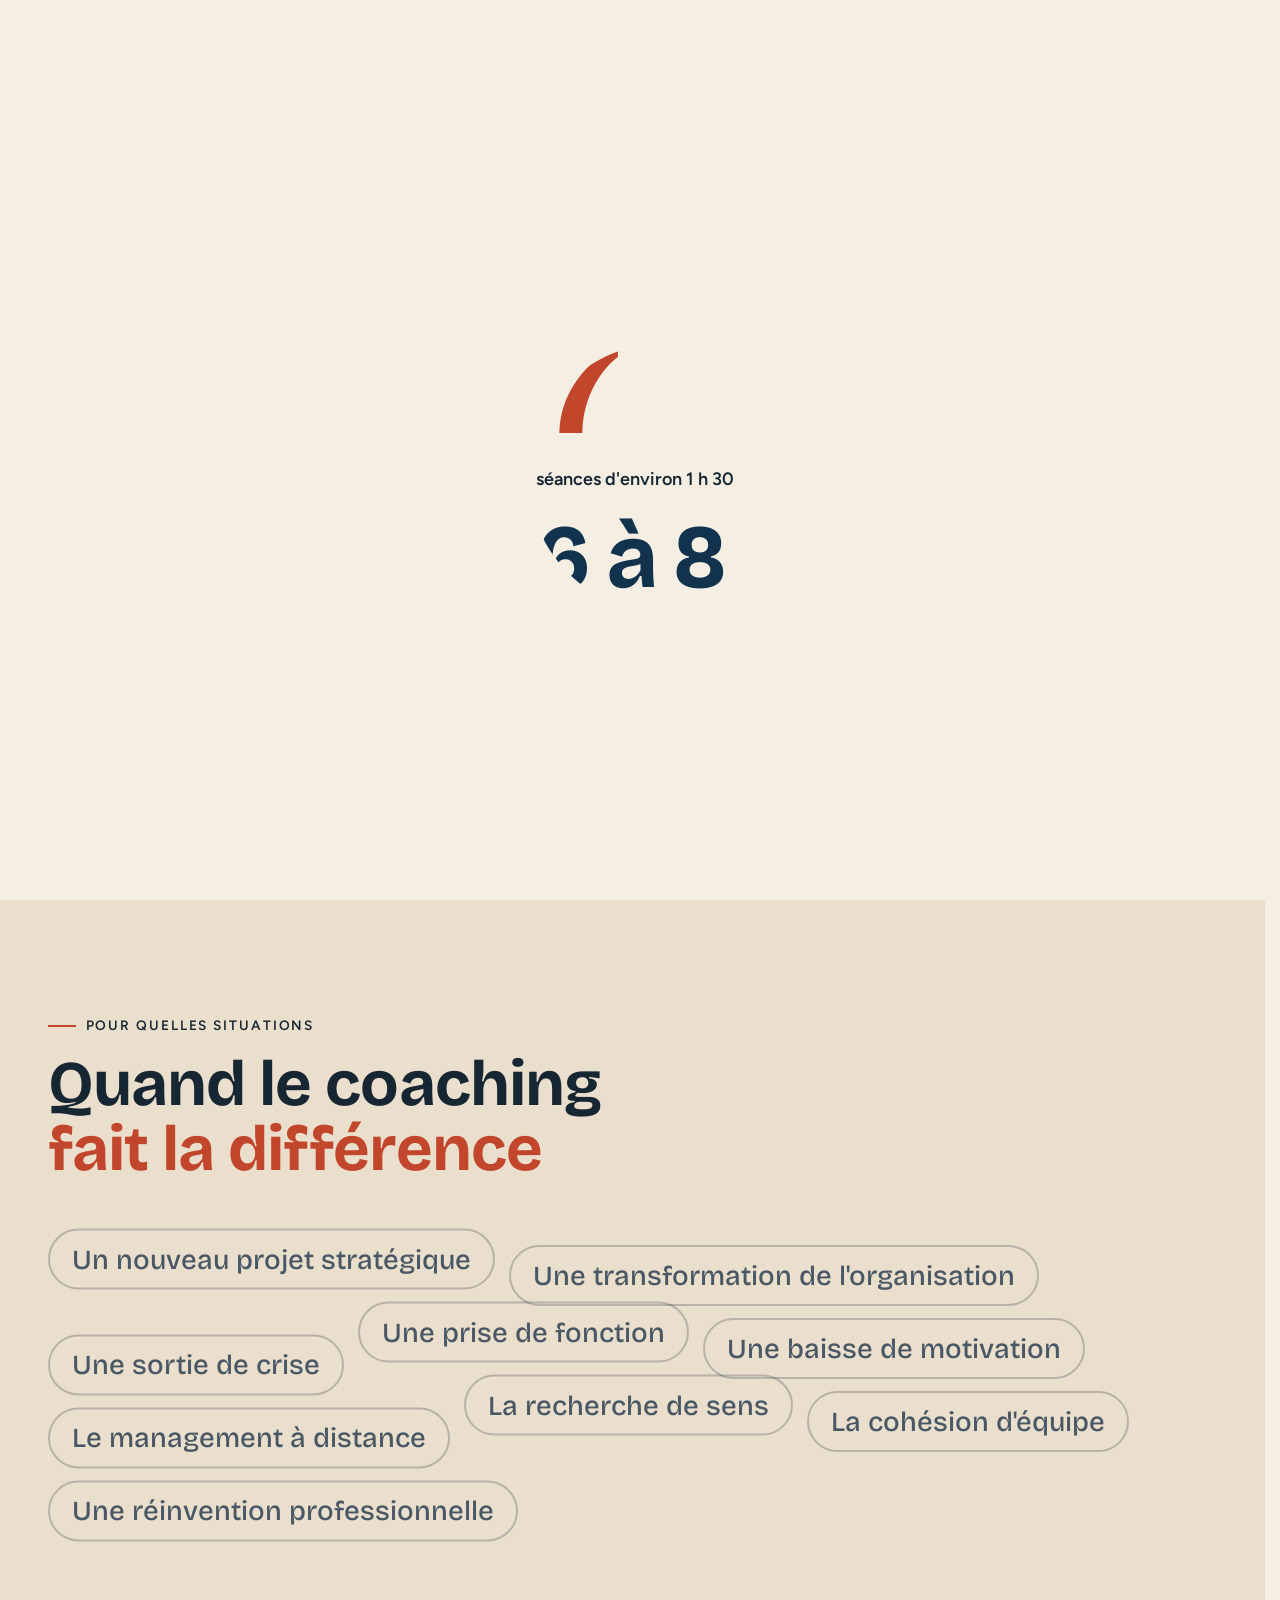
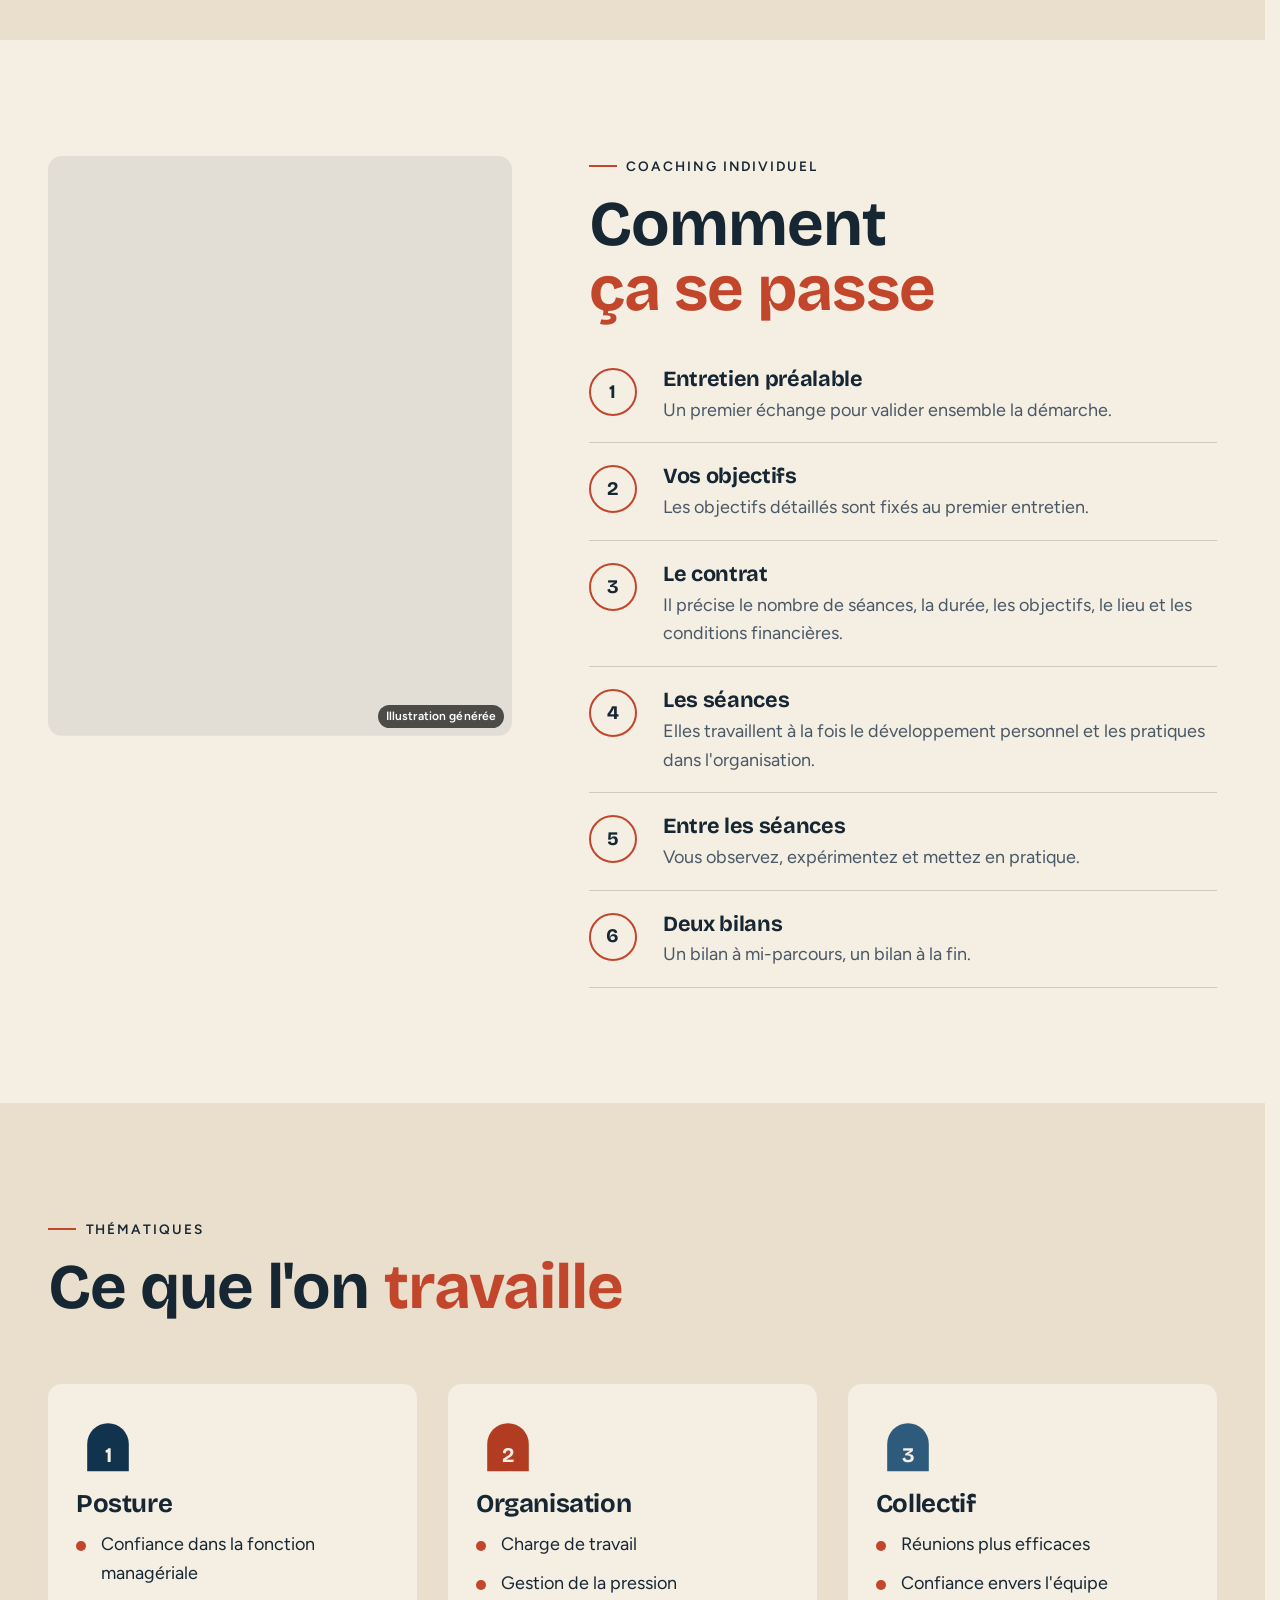
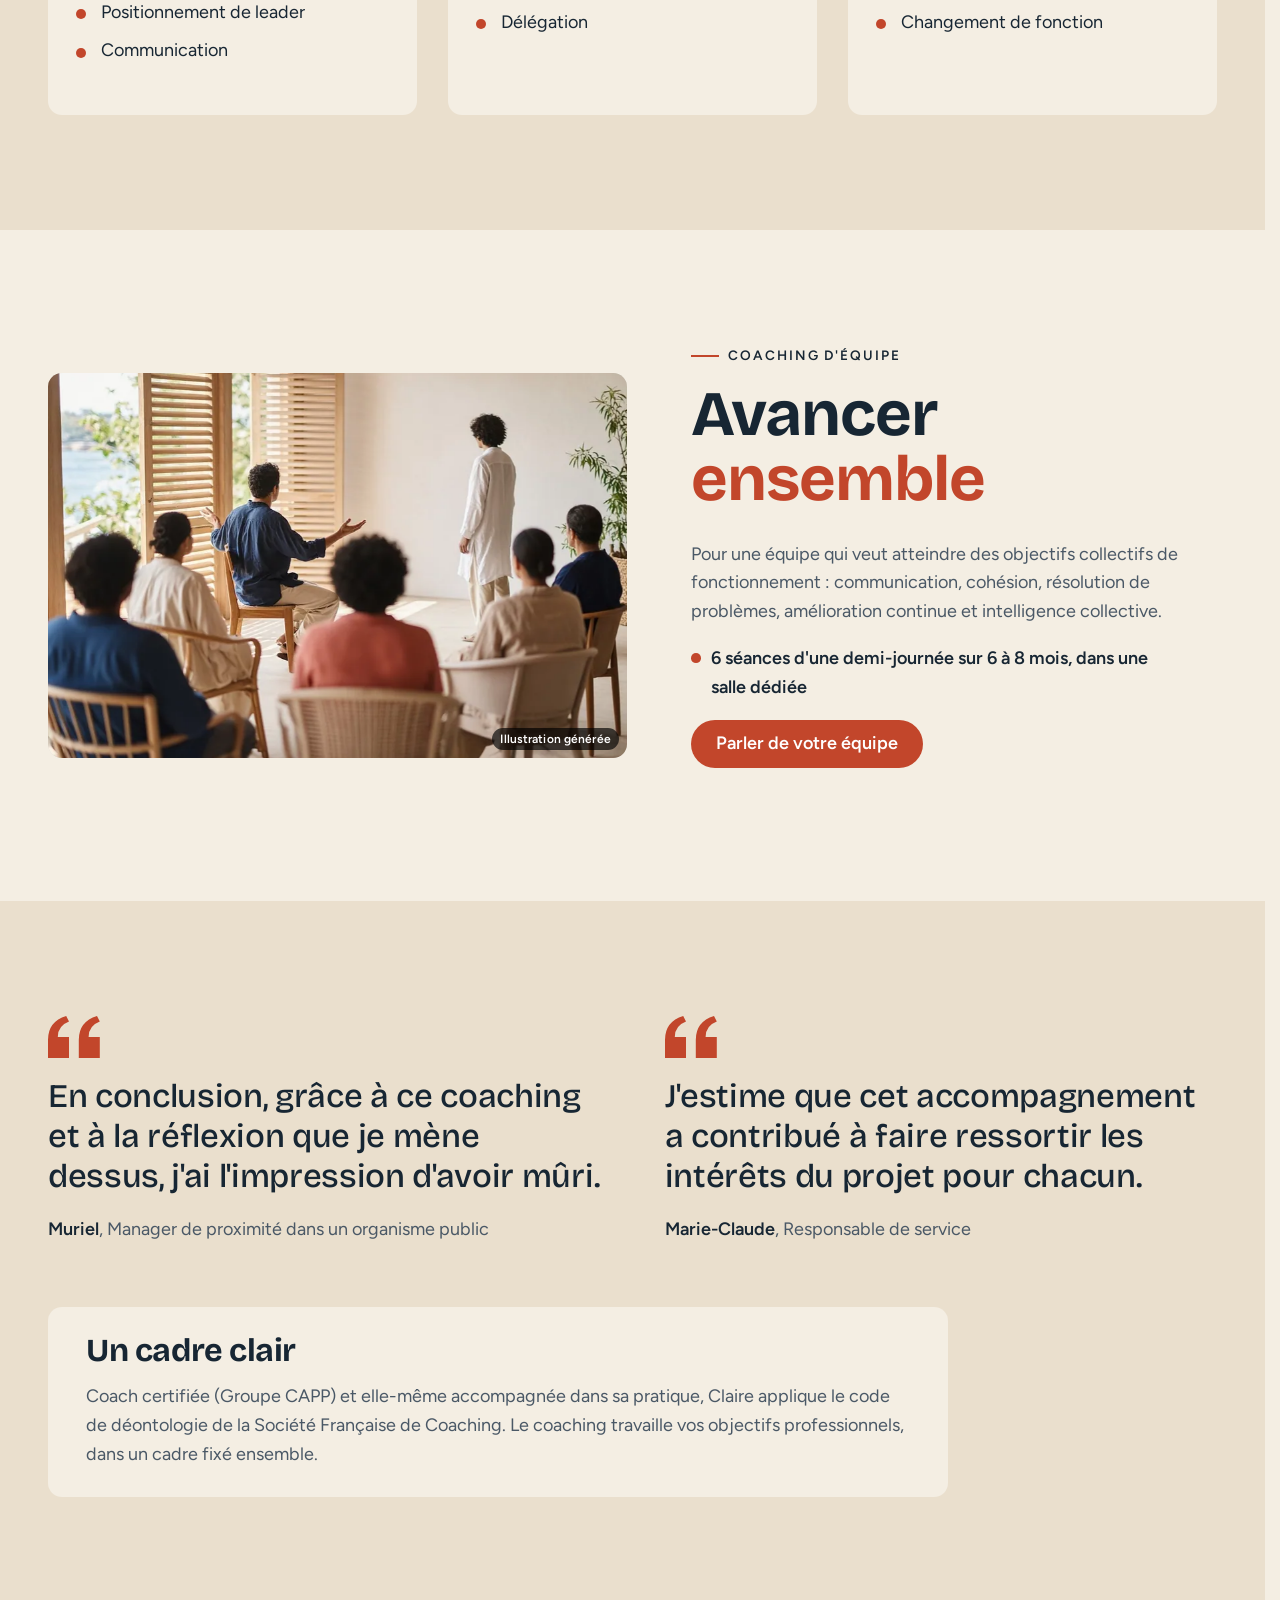
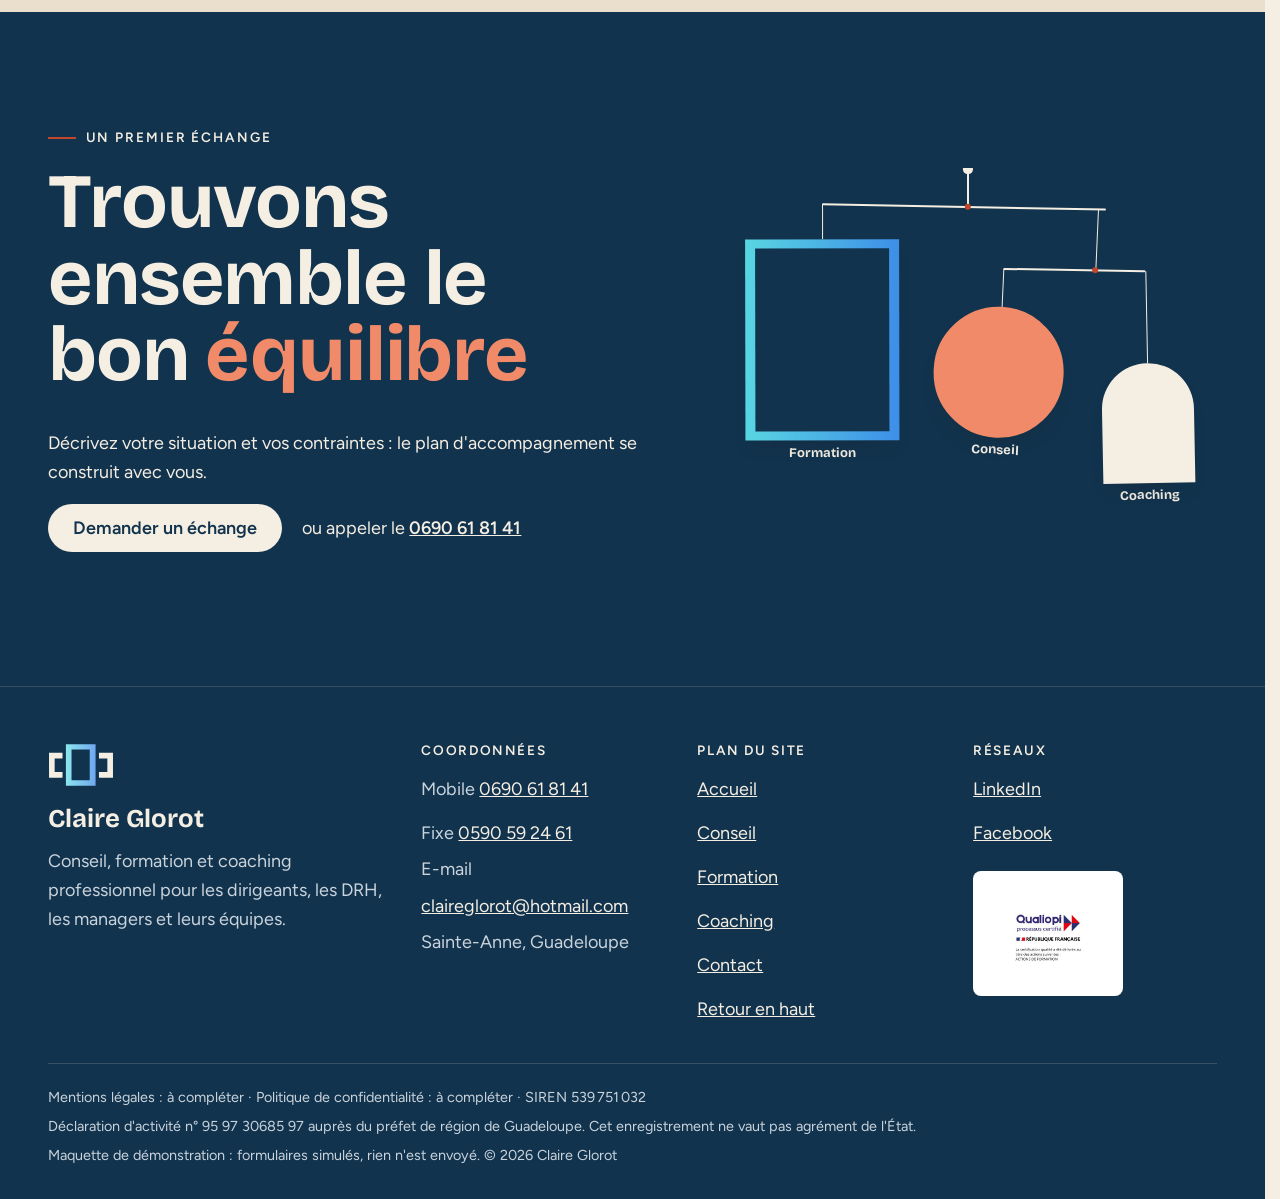
<file: coaching.html>
<!doctype html>
<html lang="fr" data-v="2" data-curseur>
<head>
<meta charset="utf-8">
<meta name="viewport" content="width=device-width, initial-scale=1, viewport-fit=cover">
<title>Coaching professionnel individuel et d&#39;équipe · Claire Glorot</title>
<meta name="description" content="Coaching individuel et coaching d&#39;équipe pour les périodes de transition, de développement ou de prise de recul : environ 10 séances de 1 h 30 sur 6 à 8 mois.">
<meta name="robots" content="noindex, nofollow">
<link rel="canonical" href="https://claireglorot-maquette.vercel.app/coaching">
<style>:root{--fond:#F4EEE3;--texte:#172633;--voile-fond:#12334D;--ouverture-fond:#F4EEE3;--menu-fond:#F4EEE3}:root { --entete-h: 72px; --barres-h: 0px; } html { background: var(--fond); color: var(--texte); scrollbar-gutter: stable; } body { margin: 0; background: var(--fond); } html.js:not(.secours):not([data-arrivee="retour"]) [data-anime] { opacity: 0; } html.js:not(.secours):not([data-arrivee="retour"]) [data-anime].vu { opacity: 1; } [data-voile] { position: fixed; inset: 0; z-index: 900; background: var(--voile-fond); transform: translateY(100%); visibility: hidden; pointer-events: none; } html[data-arrivee="voile"]:not(.voile-leve):not(.secours) [data-voile] { transform: none; visibility: visible; } html.secours [data-voile] { visibility: hidden !important; } .ouverture-panneau { position: fixed; inset: 0; z-index: 850; display: none; place-content: center; justify-items: center; background: var(--ouverture-fond, var(--voile-fond)); color: var(--fond); text-align: center; } html.js[data-arrivee="intro"]:not(.secours):not(.intro-finie) .ouverture-panneau { display: grid; } html.defilement-bloque, html.defilement-bloque body, html.js[data-arrivee="intro"]:not(.secours):not(.intro-finie), html.js[data-arrivee="intro"]:not(.secours):not(.intro-finie) body, html[data-arrivee="voile"]:not(.voile-leve):not(.secours), html[data-arrivee="voile"]:not(.voile-leve):not(.secours) body { overflow: hidden; } html.js[data-arrivee="intro"]:not(.secours):not(.intro-finie) { background-color: var(--ouverture-fond, var(--voile-fond)); } html[data-arrivee="voile"]:not(.voile-leve):not(.secours) { background-color: var(--voile-fond); }</style>
<script>(function () {
var d = document.documentElement, ss = null, ls = null;
try { ss = window.sessionStorage; ls = window.localStorage; } catch (e) {}
d.classList.add('js');
var nav = performance.getEntriesByType ? performance.getEntriesByType('navigation')[0] : null;
var type = nav ? nav.type : 'navigate';
var depart = null;
try { depart = JSON.parse(ss.getItem('socle:depart') || 'null'); ss.removeItem('socle:depart'); } catch (e) {}
if (depart && !(Date.now() - depart.t < 15000)) depart = null;
var mode = type === 'back_forward' ? 'retour' : type === 'reload' ? 'intro' : depart ? 'voile' : 'intro';
d.setAttribute('data-arrivee', mode);
if (mode === 'voile' && depart.couleur) d.style.setProperty('--voile-fond', depart.couleur);
if (type === 'reload' && 'scrollRestoration' in history) {
history.scrollRestoration = 'manual';
}
try {
var choisie = ls && ls.getItem('socle:langue');
var langue = (d.lang || '').slice(0, 2);
if (choisie && choisie !== langue && type === 'navigate' && !depart) {
var alt = document.querySelector('link[rel="alternate"][hreflang="' + choisie + '"]');
if (alt) location.replace(new URL(alt.href).pathname + location.search + location.hash);
}
} catch (e) {}
setTimeout(function () { if (!d.classList.contains('demarre')) d.classList.add('secours'); }, 2000);
})();</script>
<link rel="preload" href="/assets/fonts/bricolage-700.woff2" as="font" type="font/woff2" crossorigin>
<link rel="preload" href="/assets/fonts/figtree-400.woff2" as="font" type="font/woff2" crossorigin>
<link rel="stylesheet" href="/assets/css/socle.css?v=2">
<link rel="stylesheet" href="/assets/css/modules.css?v=2">
<link rel="stylesheet" href="/assets/css/site.css?v=2">
<link rel="modulepreload" href="/assets/js/site.js?v=2">
<link rel="modulepreload" href="/assets/js/socle/index.js?v=2">
<script src="/assets/vendor/gsap.min.js" defer></script>
<script src="/assets/vendor/ScrollTrigger.min.js" defer></script>
<script src="/assets/vendor/SplitText.min.js" defer></script>
<script type="module" src="/assets/js/site.js?v=2"></script>
<meta name="theme-color" content="#F4EEE3">
<link rel="icon" href="/assets/images/favicon.svg" type="image/svg+xml">
<link rel="apple-touch-icon" href="/assets/images/apple-touch-icon.png">
<meta property="og:type" content="website">
<meta property="og:site_name" content="Claire Glorot">
<meta property="og:locale" content="fr_FR">
<meta property="og:title" content="Coaching professionnel individuel et d&#39;équipe · Claire Glorot">
<meta property="og:description" content="Coaching individuel et coaching d&#39;équipe pour les périodes de transition, de développement ou de prise de recul : environ 10 séances de 1 h 30 sur 6 à 8 mois.">
<meta property="og:url" content="https://claireglorot-maquette.vercel.app/coaching">
<meta property="og:image" content="https://claireglorot-maquette.vercel.app/assets/partage/coaching-fr.jpg">
<meta property="og:image:width" content="1200">
<meta property="og:image:height" content="630">
<meta property="og:image:alt" content="Coaching : prendre du recul pour mieux avancer">
<meta name="twitter:card" content="summary_large_image">
<script type="application/ld+json">{"@context":"https://schema.org","@type":"ProfessionalService","name":"Claire Glorot, conseil, formation et coaching professionnel","url":"https://claireglorot-maquette.vercel.app/","telephone":"+590690618141","email":"claireglorot@hotmail.com","address":{"@type":"PostalAddress","addressLocality":"Sainte-Anne","postalCode":"97180","addressRegion":"Guadeloupe","addressCountry":"FR"},"areaServed":["Guadeloupe","Caraïbe"],"founder":{"@type":"Person","name":"Claire Glorot"},"sameAs":["https://www.linkedin.com/in/claire-glorot-b45486/","https://www.facebook.com/claireglorot.formation"],"description":"Conseil en organisation, management et RH, centre de formation certifié Qualiopi et coaching professionnel."}</script>
</head>
<body id="haut">
<div data-voile data-forme="vague" aria-hidden="true"><svg class="voile-vague voile-vague--haut" viewBox="0 0 1440 120" preserveAspectRatio="none" aria-hidden="true"><path d="M0 120 C 240 20 480 20 720 70 S 1200 130 1440 40 V 120 H 0 Z"/></svg><svg class="voile-vague voile-vague--bas" viewBox="0 0 1440 120" preserveAspectRatio="none" aria-hidden="true"><path d="M0 0 C 240 100 480 100 720 50 S 1200 -10 1440 80 V 0 H 0 Z"/></svg><div class="voile-contenu"><img src="/assets/images/logo-clair.svg" alt="" width="84" height="56"><span data-voile-libelle>Coaching</span></div></div>
<div class="ouverture-panneau" data-ouverture aria-hidden="true">
  <img class="ouverture-logo" src="/assets/images/logo.svg" alt="" width="96" height="64" data-ouverture-objet>
  <p class="ouverture-nom">Claire Glorot</p>
  <span class="ouverture-trait"></span>
  <p class="ouverture-ligne">Conseil · Formation · Coaching</p>
</div>
<a class="evitement" href="#contenu">Aller au contenu</a>
<header data-entete>
  <div class="entete-rangee">
    <a class="entete-logo" href="/" data-libelle="Accueil" aria-label="Claire Glorot, Accueil">
      <img src="/assets/images/logo.svg" alt="" width="54" height="36"><span class="entete-nom">Claire Glorot<small>Conseil · Formation · Coaching</small></span>
    </a>
    <nav data-nav aria-label="Navigation principale">
      <ul><li><a href="/conseil" data-libelle="Conseil">Conseil</a></li><li><a href="/formation" data-libelle="Formation">Formation</a></li><li><a href="/coaching" data-libelle="Coaching" aria-current="page">Coaching</a></li><li><a href="/contact" data-libelle="Contact">Contact</a></li></ul>
    </nav>
    <div class="entete-actions">
      <a class="bouton" href="/contact#demande" data-libelle="Contact">Demander un échange</a>
      <button type="button" data-menu-bouton aria-controls="menu" aria-expanded="false" data-libelle-ouvrir="Menu" data-libelle-fermer="Fermer"><span data-libelle-bouton>Menu</span></button>
      <a class="menu-sansjs" href="#menu" data-menu-lien>Menu</a>
    </div>
  </div>
</header>
<script>/* Avant le premier affichage : rangées de la navigation (même règle que ajusterNav dans assets/js/socle/entete.js)
   et hauteur réelle de l'en-tête, pour que rien ne saute quand le JavaScript du site prend la main. */
(function () {
  var h = document.documentElement, u = document.querySelector('[data-nav] ul'), e = document.querySelector('[data-entete]');
  if (u) {
    var deborde = function () { return u.scrollWidth > u.clientWidth + 1; }, c = deborde();
    if (c && window.matchMedia('(min-width: 900px)').matches) {
      h.classList.add('nav-deux-rangees'); c = deborde();
      if (c) { h.classList.add('nav-deux-lignes'); var a = u.querySelector('a'); c = !a || u.getBoundingClientRect().height > a.getBoundingClientRect().height * 2.5; }
      if (c) h.classList.remove('nav-deux-rangees', 'nav-deux-lignes');
    }
    if (c) h.classList.add('nav-compacte');
  }
  if (e) h.style.setProperty('--entete-h', Math.round(e.getBoundingClientRect().height) + 'px');
})();</script>
<span id="menu-ferme" aria-hidden="true"></span>
<div id="menu" data-menu role="dialog" aria-modal="true" aria-label="Menu">
  <p class="menu-sansjs-fermer"><a href="#menu-ferme">Fermer</a></p>
  <ul><li style="--i:0"><a href="/" class="menu-lien" data-libelle="Accueil">Accueil</a></li><li style="--i:1"><a href="/conseil" class="menu-lien" data-libelle="Conseil">Conseil</a></li><li style="--i:2"><a href="/formation" class="menu-lien" data-libelle="Formation">Formation</a></li><li style="--i:3"><a href="/coaching" class="menu-lien" data-libelle="Coaching" aria-current="page">Coaching</a></li><li style="--i:4"><a href="/contact" class="menu-lien" data-libelle="Contact">Contact</a></li></ul>
  <p><a class="bouton" href="tel:+590690618141">Appeler 0690 61 81 41</a></p>
</div>
<main id="contenu" tabindex="-1">
<section class="ouverture ouverture--chiffres" id="debut">
  <div class="ouverture-texte">
    <p class="surtitre ">Coaching professionnel</p>
    <h1 class="titre titre--xl" data-anime="gsap" data-ouverture-titre>Prendre du recul <em class="mot">pour mieux avancer</em></h1>
    <p class="masque-ecran-bas" data-anime="gsap" data-ouverture-suite>Le coaching développe votre potentiel professionnel, seul ou en équipe, dans les périodes de transition, de développement ou de prise de recul.</p>
    <p class="ouverture-actions" data-anime="gsap" data-ouverture-suite><a href="/contact?sujet=coaching-individuel#demande" class="bouton" data-libelle="Contact" data-action-principale data-survol="magnetique">Être contacté</a></p>
    <p class="ouverture-info" data-anime="gsap" data-ouverture-suite data-info-cle><span class="point" aria-hidden="true"></span>Environ 10 séances de 1 h 30 sur 6 à 8 mois</p>
  </div>
  <div class="chiffres-geants" data-iris-centre>
    <p class="geant" data-effet="chiffre-geant"><span class="geant-chiffre">10</span><span class="geant-mot">séances d&#39;environ 1 h 30</span></p>
    <p class="geant geant--2"><span class="geant-chiffre">6 à 8</span><span class="geant-mot">mois d&#39;accompagnement</span></p>
  </div>
  <figure class="media arche-media" data-grok data-fx="parallaxe" data-fx-force="6" style="--cadrage:50% 50%">
  <picture><source media="(max-width: 760px) and (orientation: portrait)" srcset="/assets/images/grok/coaching-ouverture-mobile-640.webp 640w, /assets/images/grok/coaching-ouverture-mobile-1080.webp 1080w" sizes="(max-width: 760px) 90vw, 30vw">
    <img src="/assets/images/grok/coaching-ouverture-1280.webp" srcset="/assets/images/grok/coaching-ouverture-640.webp 640w, /assets/images/grok/coaching-ouverture-960.webp 960w, /assets/images/grok/coaching-ouverture-1280.webp 1280w" sizes="(max-width: 760px) 90vw, 30vw" alt="Deux fauteuils face à face dans une pièce calme" width="1280" height="1600" fetchpriority="high" loading="eager" decoding="async">
  </picture><figcaption class="mention-ia">Illustration générée</figcaption>
</figure>
</section>
<section class="situations bande bande--sable" id="situations">
  <div class="conteneur">
    <div class="tete-section"><p class="surtitre ">Pour quelles situations</p><h2 class="titre " data-anime="lignes">Quand le coaching <em class="mot">fait la différence</em></h2></div>
    <ul class="nuage" data-nuage>
      <li style="--i:0" data-effet="situations">Un nouveau projet stratégique</li><li style="--i:1" data-effet="situations">Une transformation de l&#39;organisation</li><li style="--i:2" data-effet="situations">Une sortie de crise</li><li style="--i:3" data-effet="situations">Une prise de fonction</li><li style="--i:4" data-effet="situations">Une baisse de motivation</li><li style="--i:5" data-effet="situations">Le management à distance</li><li style="--i:6" data-effet="situations">La recherche de sens</li><li style="--i:7" data-effet="situations">La cohésion d&#39;équipe</li><li style="--i:8" data-effet="situations">Une réinvention professionnelle</li>
    </ul>
  </div>
</section>
<section class="deroule bande" id="deroule">
  <div class="conteneur deroule-grille">
    <div class="deroule-image">
      <figure class="media deroule-media" data-grok data-anime="rideau" style="--cadrage:50% 50%">
  <picture>
    <img src="/assets/images/grok/coaching-carnet-1072.webp" srcset="/assets/images/grok/coaching-carnet-480.webp 480w, /assets/images/grok/coaching-carnet-800.webp 800w, /assets/images/grok/coaching-carnet-1072.webp 1072w" sizes="(max-width: 760px) 100vw, 38vw" alt="Un carnet ouvert et un stylo sur un rebord de fenêtre" width="1072" height="1340" loading="lazy" decoding="async">
  </picture><figcaption class="mention-ia">Illustration générée</figcaption>
</figure>
    </div>
    <div>
      <p class="surtitre ">Coaching individuel</p>
      <h2 class="titre " data-anime="lignes">Comment <em class="mot">ça se passe</em></h2>
      <ol class="temps" data-anime="cascade">
        <li><span class="temps-num">1</span><div><h3>Entretien préalable</h3><p>Un premier échange pour valider ensemble la démarche.</p></div></li><li><span class="temps-num">2</span><div><h3>Vos objectifs</h3><p>Les objectifs détaillés sont fixés au premier entretien.</p></div></li><li><span class="temps-num">3</span><div><h3>Le contrat</h3><p>Il précise le nombre de séances, la durée, les objectifs, le lieu et les conditions financières.</p></div></li><li><span class="temps-num">4</span><div><h3>Les séances</h3><p>Elles travaillent à la fois le développement personnel et les pratiques dans l&#39;organisation.</p></div></li><li><span class="temps-num">5</span><div><h3>Entre les séances</h3><p>Vous observez, expérimentez et mettez en pratique.</p></div></li><li><span class="temps-num">6</span><div><h3>Deux bilans</h3><p>Un bilan à mi-parcours, un bilan à la fin.</p></div></li>
      </ol>
    </div>
  </div>
</section>
<section class="themes bande bande--sable" id="themes">
  <div class="conteneur">
    <div class="tete-section"><p class="surtitre ">Thématiques</p><h2 class="titre " data-anime="lignes">Ce que l&#39;on <em class="mot">travaille</em></h2></div>
    <div class="themes-grille" data-anime="cascade">
      <article class="theme">
        <svg class="theme-forme" viewBox="0 0 80 80" aria-hidden="true" data-visuel><path d="M14 74 V40 A26 26 0 0 1 66 40 V74 Z"/><text x="40" y="62">1</text></svg>
        <h3>Posture</h3><ul class="liste-puces"><li>Confiance dans la fonction managériale</li><li>Positionnement de leader</li><li>Communication</li></ul>
      </article><article class="theme">
        <svg class="theme-forme" viewBox="0 0 80 80" aria-hidden="true" data-visuel><path d="M14 74 V40 A26 26 0 0 1 66 40 V74 Z"/><text x="40" y="62">2</text></svg>
        <h3>Organisation</h3><ul class="liste-puces"><li>Charge de travail</li><li>Gestion de la pression</li><li>Délégation</li></ul>
      </article><article class="theme">
        <svg class="theme-forme" viewBox="0 0 80 80" aria-hidden="true" data-visuel><path d="M14 74 V40 A26 26 0 0 1 66 40 V74 Z"/><text x="40" y="62">3</text></svg>
        <h3>Collectif</h3><ul class="liste-puces"><li>Réunions plus efficaces</li><li>Confiance envers l&#39;équipe</li><li>Changement de fonction</li></ul>
      </article>
    </div>
  </div>
</section>
<section class="equipe bande" id="equipe">
  <div class="conteneur equipe-grille">
    <figure class="media equipe-media" data-grok data-fx="zoom" style="--cadrage:50% 50%">
  <picture>
    <img src="/assets/images/grok/coaching-equipe-1600.webp" srcset="/assets/images/grok/coaching-equipe-1024.webp 1024w, /assets/images/grok/coaching-equipe-1168.webp 1168w, /assets/images/grok/coaching-equipe-1600.webp 1600w" sizes="(max-width: 760px) 100vw, 52vw" alt="Une équipe assise en cercle, en séance collective" width="1600" height="1067" loading="lazy" decoding="async">
  </picture><figcaption class="mention-ia">Illustration générée</figcaption>
</figure>
    <div>
      <p class="surtitre ">Coaching d&#39;équipe</p>
      <h2 class="titre " data-anime="lignes">Avancer <em class="mot">ensemble</em></h2>
      <p data-anime>Pour une équipe qui veut atteindre des objectifs collectifs de fonctionnement : communication, cohésion, résolution de problèmes, amélioration continue et intelligence collective.</p>
      <p class="equipe-format" data-anime><span class="point" aria-hidden="true"></span>6 séances d&#39;une demi-journée sur 6 à 8 mois, dans une salle dédiée</p>
      <p data-anime><a href="/contact?sujet=coaching-equipe#demande" class="bouton" data-libelle="Contact">Parler de votre équipe</a></p>
    </div>
  </div>
</section>
<section class="paroles bande bande--sable" id="temoignages">
  <div class="conteneur paroles-grille">
    <figure class="temoignage">
      <svg class="guillemet" viewBox="0 0 80 60" aria-hidden="true" data-visuel><path d="M0 60V34Q0 8 26 0l4 8Q14 14 14 30h16v30zm44 0V34q0-26 26-34l4 8Q58 14 58 30h16v30z"/></svg>
      <blockquote data-anime="mots">En conclusion, grâce à ce coaching et à la réflexion que je mène dessus, j&#39;ai l&#39;impression d&#39;avoir mûri.</blockquote>
      <figcaption><strong>Muriel</strong>, Manager de proximité dans un organisme public</figcaption>
    </figure>
    <figure class="temoignage">
      <svg class="guillemet" viewBox="0 0 80 60" aria-hidden="true"><path d="M0 60V34Q0 8 26 0l4 8Q14 14 14 30h16v30zm44 0V34q0-26 26-34l4 8Q58 14 58 30h16v30z"/></svg>
      <blockquote data-anime="mots">J&#39;estime que cet accompagnement a contribué à faire ressortir les intérêts du projet pour chacun.</blockquote>
      <figcaption><strong>Marie-Claude</strong>, Responsable de service</figcaption>
    </figure>
    <div class="deonto" data-anime>
      <h2 class="titre titre--m">Un cadre clair</h2>
      <p>Coach certifiée (Groupe CAPP) et elle-même accompagnée dans sa pratique, Claire applique le code de déontologie de la Société Française de Coaching. Le coaching travaille vos objectifs professionnels, dans un cadre fixé ensemble.</p>
    </div>
  </div>
</section>
<section class="appel bande bande--ocean" id="appel">
  <div class="conteneur appel-grille">
    <div class="appel-texte">
      <p class="surtitre ">Un premier échange</p>
      <h2 class="titre titre--xl" data-anime="lignes">Trouvons ensemble le bon <em class="mot">équilibre</em></h2>
      <p data-anime>Décrivez votre situation et vos contraintes : le plan d&#39;accompagnement se construit avec vous.</p>
      <p class="appel-actions" data-anime>
        <a href="/contact?sujet=coaching-individuel#demande" class="bouton bouton--clair" data-libelle="Contact" data-survol="magnetique">Demander un échange</a>
        <span class="appel-tel">ou appeler le <a href="tel:+590690618141">0690 61 81 41</a></span>
      </p>
    </div>
    <div class="mobile mobile--simple" data-grille="fil" data-mobile data-effet="mobile-appel" data-souris data-visuel role="group" aria-label="Mobile en équilibre : conseil, formation et coaching">
  <span class="mobile-crochet" aria-hidden="true"></span>
  <div class="pivot pivot--a" data-pivot data-omega="3.4" data-gain="1">
    <span class="mobile-barre mobile-barre--a" aria-hidden="true"></span>
    <div class="pivot pivot--a1" data-pivot data-omega="4.6" data-gain="-1.2">
      <span class="mobile-fil mobile-fil--a1" aria-hidden="true"></span>
      <a class="piece piece--cadre" href="/formation" data-libelle="Formation">
      <span class="piece-forme"></span>
      <span class="piece-nom">Formation</span>
    </a>
    </div>
    <div class="pivot pivot--a2" data-pivot data-omega="4" data-gain="1.4" data-tombe>
      <span class="mobile-fil mobile-fil--a2" aria-hidden="true"></span>
      <div class="pivot pivot--b" data-pivot data-omega="4.4" data-gain="-1.6">
        <span class="mobile-barre mobile-barre--b" aria-hidden="true"></span>
        <div class="pivot pivot--b1" data-pivot data-omega="5" data-gain="1.8">
          <span class="mobile-fil mobile-fil--b1" aria-hidden="true"></span>
          <a class="piece piece--rond" href="/conseil" data-libelle="Conseil">
      <span class="piece-forme"></span>
      <span class="piece-nom">Conseil</span>
    </a>
          <span class="mobile-fil mobile-fil--perle" aria-hidden="true"></span><span class="mobile-perle" aria-hidden="true"></span>
        </div>
        <div class="pivot pivot--b2" data-pivot data-omega="4.2" data-gain="-2">
          <span class="mobile-fil mobile-fil--b2" aria-hidden="true"></span>
          <a class="piece piece--arche" href="/coaching" data-libelle="Coaching">
      <span class="piece-forme"></span>
      <span class="piece-nom">Coaching</span>
    </a>
        </div>
      </div>
    </div>
  </div>
</div>
  </div>
</section>
</main>
<footer class="pied" id="pied">
  <div class="conteneur pied-grille">
    <div class="pied-marque">
      <img src="/assets/images/logo-clair.svg" alt="" width="66" height="44">
      <p class="pied-nom">Claire Glorot</p>
      <p>Conseil, formation et coaching professionnel pour les dirigeants, les DRH, les managers et leurs équipes.</p>
    </div>
    <div>
      <h2 class="pied-titre">Coordonnées</h2>
      <ul>
        <li>Mobile <a href="tel:+590690618141">0690 61 81 41</a></li>
        <li>Fixe <a href="tel:+590590592461">0590 59 24 61</a></li>
        <li class="pied-mail">E-mail <a href="mailto:claireglorot@hotmail.com">claireglorot@hotmail.com</a></li>
        <li>Sainte-Anne, Guadeloupe</li>
      </ul>
    </div>
    <nav aria-label="Plan du site">
      <h2 class="pied-titre">Plan du site</h2>
      <ul><li><a href="/" data-libelle="Accueil">Accueil</a></li><li><a href="/conseil" data-libelle="Conseil">Conseil</a></li><li><a href="/formation" data-libelle="Formation">Formation</a></li><li><a href="/coaching" data-libelle="Coaching" aria-current="page">Coaching</a></li><li><a href="/contact" data-libelle="Contact">Contact</a></li><li><a href="#haut" data-sans-transition>Retour en haut</a></li></ul>
    </nav>
    <div>
      <h2 class="pied-titre">Réseaux</h2>
      <ul>
        <li><a href="https://www.linkedin.com/in/claire-glorot-b45486/" target="_blank" rel="noopener">LinkedIn<span class="visuellement-cache"> (nouvel onglet)</span></a></li>
        <li><a href="https://www.facebook.com/claireglorot.formation" target="_blank" rel="noopener">Facebook<span class="visuellement-cache"> (nouvel onglet)</span></a></li>
      </ul>
      <figure class="pied-qualiopi"><img src="/assets/images/qualiopi.jpg" alt="Certification Qualiopi au titre des actions de formation." width="500" height="406" loading="lazy"></figure>
    </div>
  </div>
  <div class="conteneur pied-bas">
    <p>Mentions légales : à compléter · Politique de confidentialité : à compléter · SIREN 539 751 032</p>
    <p>Déclaration d&#39;activité n° 95 97 30685 97 auprès du préfet de région de Guadeloupe. Cet enregistrement ne vaut pas agrément de l&#39;État.</p>
    <p>Maquette de démonstration : formulaires simulés, rien n&#39;est envoyé. © 2026 Claire Glorot</p>
  </div>
</footer>
<div data-barre-fixe>
  <a class="bouton bouton--contour" href="tel:+590690618141">Appeler</a>
  <a class="bouton" href="/contact#demande" data-libelle="Contact">Demander un échange</a>
</div>
</body>
</html>
</file>
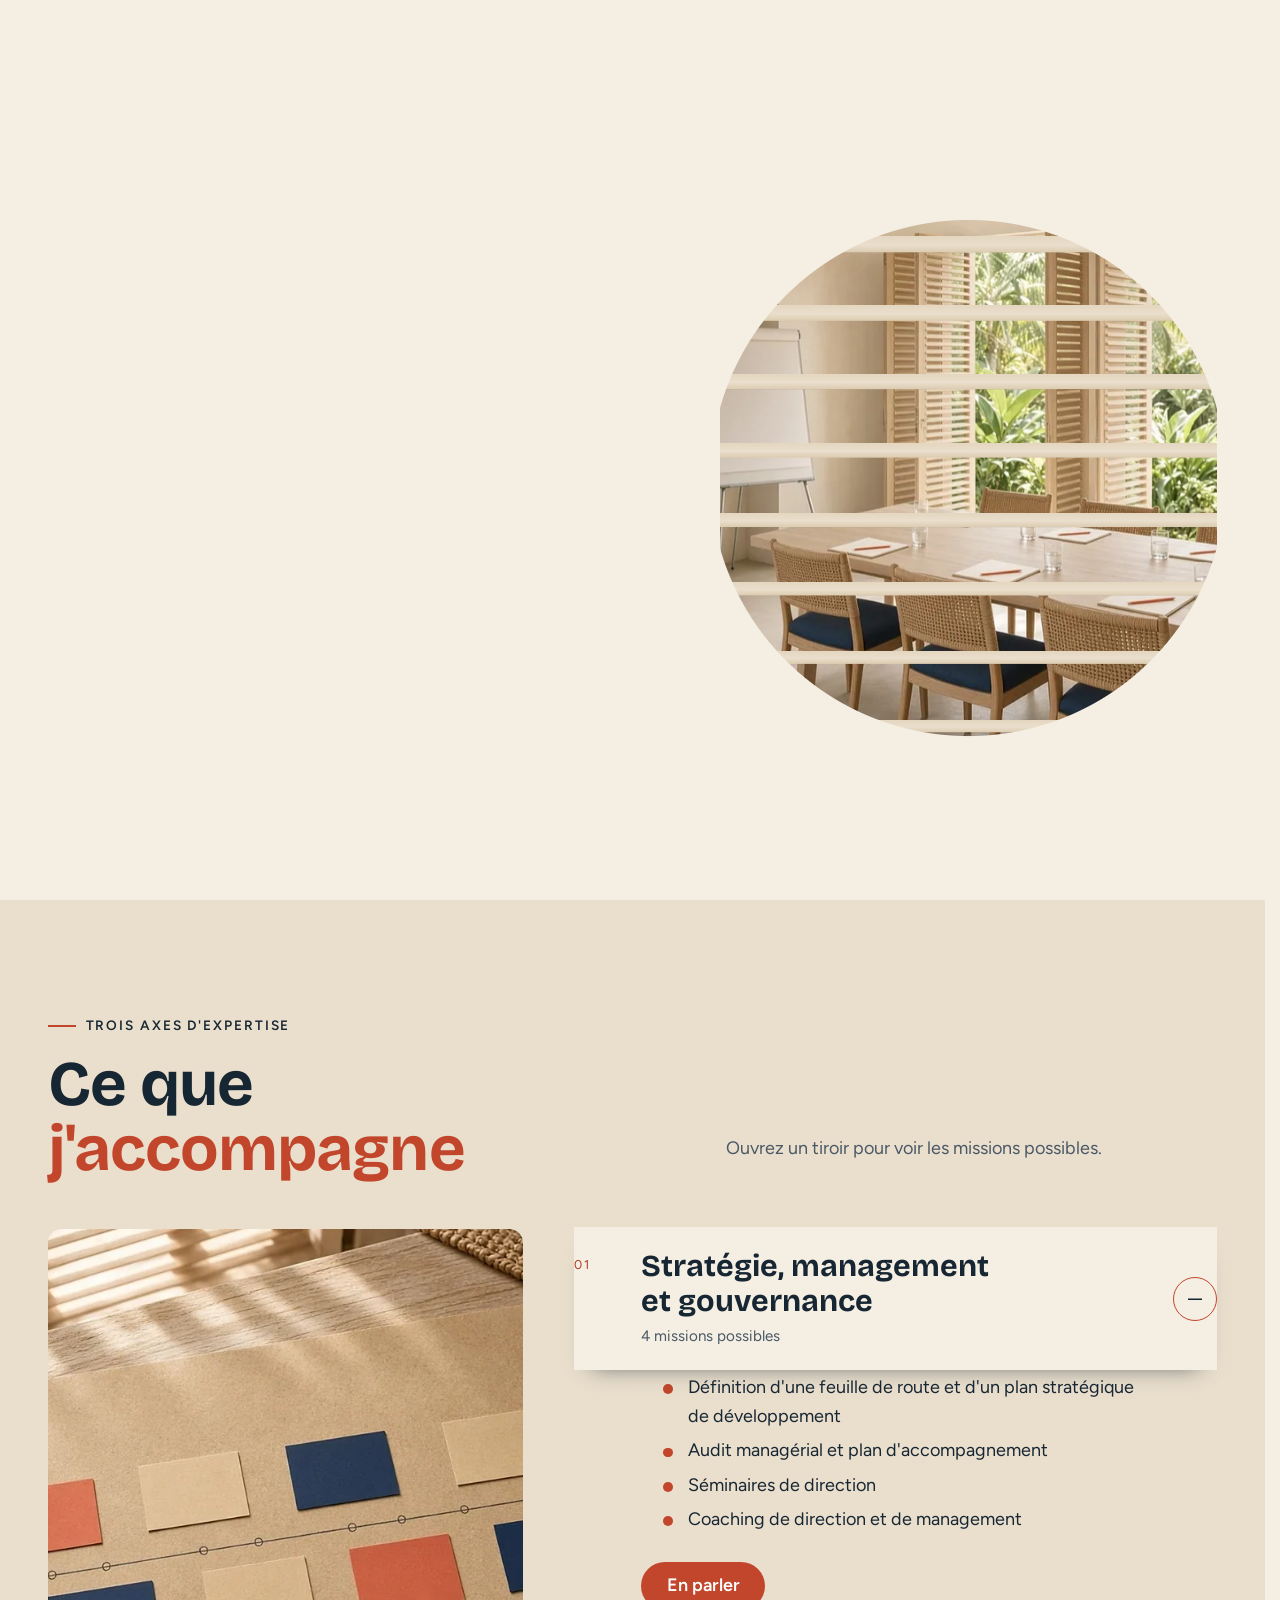
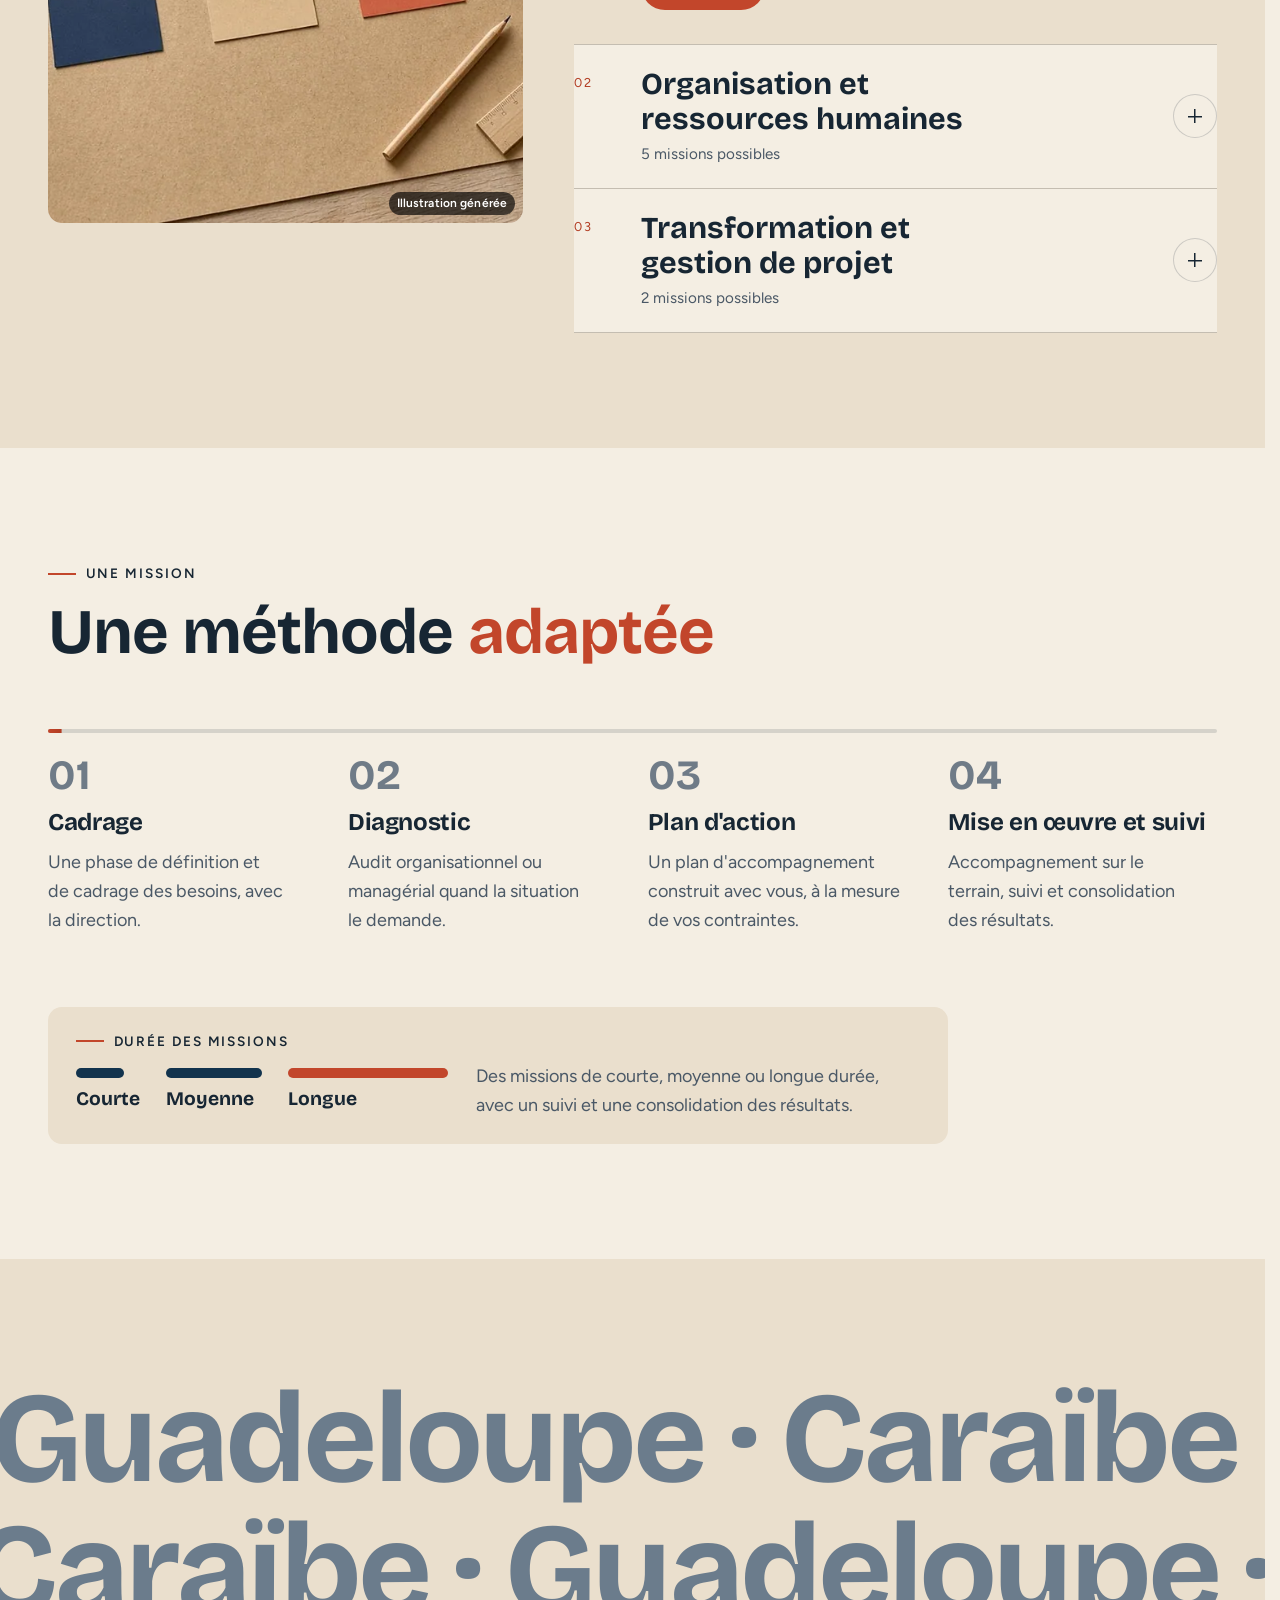
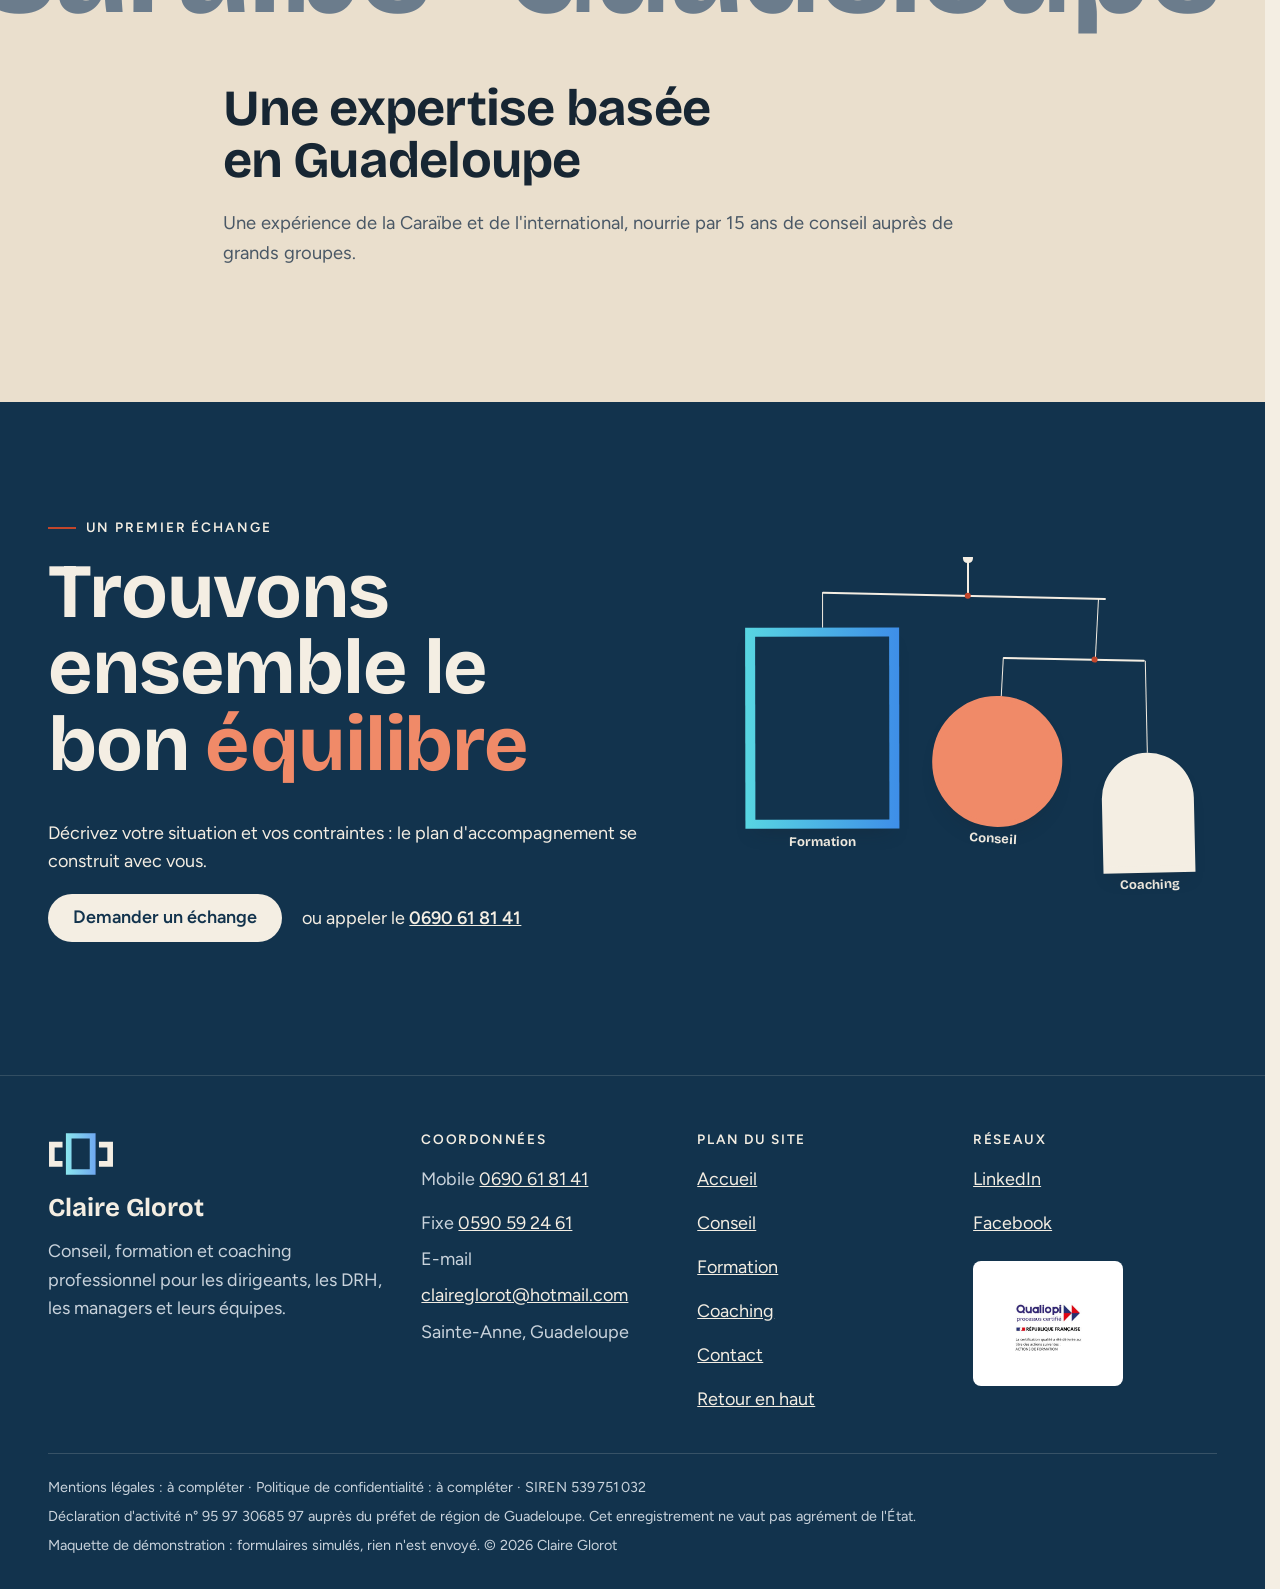
<file: conseil.html>
<!doctype html>
<html lang="fr" data-v="2" data-curseur>
<head>
<meta charset="utf-8">
<meta name="viewport" content="width=device-width, initial-scale=1, viewport-fit=cover">
<title>Conseil en organisation, management et RH · Claire Glorot</title>
<meta name="description" content="Stratégie et gouvernance, organisation et RH, transformation et gestion de projet : des missions de conseil courtes, moyennes ou longues, en Guadeloupe et dans la Caraïbe.">
<meta name="robots" content="noindex, nofollow">
<link rel="canonical" href="https://claireglorot-maquette.vercel.app/conseil">
<style>:root{--fond:#F4EEE3;--texte:#172633;--voile-fond:#12334D;--ouverture-fond:#F4EEE3;--menu-fond:#F4EEE3}:root { --entete-h: 72px; --barres-h: 0px; } html { background: var(--fond); color: var(--texte); scrollbar-gutter: stable; } body { margin: 0; background: var(--fond); } html.js:not(.secours):not([data-arrivee="retour"]) [data-anime] { opacity: 0; } html.js:not(.secours):not([data-arrivee="retour"]) [data-anime].vu { opacity: 1; } [data-voile] { position: fixed; inset: 0; z-index: 900; background: var(--voile-fond); transform: translateY(100%); visibility: hidden; pointer-events: none; } html[data-arrivee="voile"]:not(.voile-leve):not(.secours) [data-voile] { transform: none; visibility: visible; } html.secours [data-voile] { visibility: hidden !important; } .ouverture-panneau { position: fixed; inset: 0; z-index: 850; display: none; place-content: center; justify-items: center; background: var(--ouverture-fond, var(--voile-fond)); color: var(--fond); text-align: center; } html.js[data-arrivee="intro"]:not(.secours):not(.intro-finie) .ouverture-panneau { display: grid; } html.defilement-bloque, html.defilement-bloque body, html.js[data-arrivee="intro"]:not(.secours):not(.intro-finie), html.js[data-arrivee="intro"]:not(.secours):not(.intro-finie) body, html[data-arrivee="voile"]:not(.voile-leve):not(.secours), html[data-arrivee="voile"]:not(.voile-leve):not(.secours) body { overflow: hidden; } html.js[data-arrivee="intro"]:not(.secours):not(.intro-finie) { background-color: var(--ouverture-fond, var(--voile-fond)); } html[data-arrivee="voile"]:not(.voile-leve):not(.secours) { background-color: var(--voile-fond); }</style>
<script>(function () {
var d = document.documentElement, ss = null, ls = null;
try { ss = window.sessionStorage; ls = window.localStorage; } catch (e) {}
d.classList.add('js');
var nav = performance.getEntriesByType ? performance.getEntriesByType('navigation')[0] : null;
var type = nav ? nav.type : 'navigate';
var depart = null;
try { depart = JSON.parse(ss.getItem('socle:depart') || 'null'); ss.removeItem('socle:depart'); } catch (e) {}
if (depart && !(Date.now() - depart.t < 15000)) depart = null;
var mode = type === 'back_forward' ? 'retour' : type === 'reload' ? 'intro' : depart ? 'voile' : 'intro';
d.setAttribute('data-arrivee', mode);
if (mode === 'voile' && depart.couleur) d.style.setProperty('--voile-fond', depart.couleur);
if (type === 'reload' && 'scrollRestoration' in history) {
history.scrollRestoration = 'manual';
}
try {
var choisie = ls && ls.getItem('socle:langue');
var langue = (d.lang || '').slice(0, 2);
if (choisie && choisie !== langue && type === 'navigate' && !depart) {
var alt = document.querySelector('link[rel="alternate"][hreflang="' + choisie + '"]');
if (alt) location.replace(new URL(alt.href).pathname + location.search + location.hash);
}
} catch (e) {}
setTimeout(function () { if (!d.classList.contains('demarre')) d.classList.add('secours'); }, 2000);
})();</script>
<link rel="preload" href="/assets/fonts/bricolage-700.woff2" as="font" type="font/woff2" crossorigin>
<link rel="preload" href="/assets/fonts/figtree-400.woff2" as="font" type="font/woff2" crossorigin>
<link rel="stylesheet" href="/assets/css/socle.css?v=2">
<link rel="stylesheet" href="/assets/css/modules.css?v=2">
<link rel="stylesheet" href="/assets/css/site.css?v=2">
<link rel="modulepreload" href="/assets/js/site.js?v=2">
<link rel="modulepreload" href="/assets/js/socle/index.js?v=2">
<script src="/assets/vendor/gsap.min.js" defer></script>
<script src="/assets/vendor/ScrollTrigger.min.js" defer></script>
<script src="/assets/vendor/SplitText.min.js" defer></script>
<script type="module" src="/assets/js/site.js?v=2"></script>
<meta name="theme-color" content="#F4EEE3">
<link rel="icon" href="/assets/images/favicon.svg" type="image/svg+xml">
<link rel="apple-touch-icon" href="/assets/images/apple-touch-icon.png">
<meta property="og:type" content="website">
<meta property="og:site_name" content="Claire Glorot">
<meta property="og:locale" content="fr_FR">
<meta property="og:title" content="Conseil en organisation, management et RH · Claire Glorot">
<meta property="og:description" content="Stratégie et gouvernance, organisation et RH, transformation et gestion de projet : des missions de conseil courtes, moyennes ou longues, en Guadeloupe et dans la Caraïbe.">
<meta property="og:url" content="https://claireglorot-maquette.vercel.app/conseil">
<meta property="og:image" content="https://claireglorot-maquette.vercel.app/assets/partage/conseil-fr.jpg">
<meta property="og:image:width" content="1200">
<meta property="og:image:height" content="630">
<meta property="og:image:alt" content="Conseil : préparer et conduire le changement">
<meta name="twitter:card" content="summary_large_image">
<script type="application/ld+json">{"@context":"https://schema.org","@type":"ProfessionalService","name":"Claire Glorot, conseil, formation et coaching professionnel","url":"https://claireglorot-maquette.vercel.app/","telephone":"+590690618141","email":"claireglorot@hotmail.com","address":{"@type":"PostalAddress","addressLocality":"Sainte-Anne","postalCode":"97180","addressRegion":"Guadeloupe","addressCountry":"FR"},"areaServed":["Guadeloupe","Caraïbe"],"founder":{"@type":"Person","name":"Claire Glorot"},"sameAs":["https://www.linkedin.com/in/claire-glorot-b45486/","https://www.facebook.com/claireglorot.formation"],"description":"Conseil en organisation, management et RH, centre de formation certifié Qualiopi et coaching professionnel."}</script>
</head>
<body id="haut">
<div data-voile data-forme="vague" aria-hidden="true"><svg class="voile-vague voile-vague--haut" viewBox="0 0 1440 120" preserveAspectRatio="none" aria-hidden="true"><path d="M0 120 C 240 20 480 20 720 70 S 1200 130 1440 40 V 120 H 0 Z"/></svg><svg class="voile-vague voile-vague--bas" viewBox="0 0 1440 120" preserveAspectRatio="none" aria-hidden="true"><path d="M0 0 C 240 100 480 100 720 50 S 1200 -10 1440 80 V 0 H 0 Z"/></svg><div class="voile-contenu"><img src="/assets/images/logo-clair.svg" alt="" width="84" height="56"><span data-voile-libelle>Conseil</span></div></div>
<div class="ouverture-panneau" data-ouverture aria-hidden="true">
  <img class="ouverture-logo" src="/assets/images/logo.svg" alt="" width="96" height="64" data-ouverture-objet>
  <p class="ouverture-nom">Claire Glorot</p>
  <span class="ouverture-trait"></span>
  <p class="ouverture-ligne">Conseil · Formation · Coaching</p>
</div>
<a class="evitement" href="#contenu">Aller au contenu</a>
<header data-entete>
  <div class="entete-rangee">
    <a class="entete-logo" href="/" data-libelle="Accueil" aria-label="Claire Glorot, Accueil">
      <img src="/assets/images/logo.svg" alt="" width="54" height="36"><span class="entete-nom">Claire Glorot<small>Conseil · Formation · Coaching</small></span>
    </a>
    <nav data-nav aria-label="Navigation principale">
      <ul><li><a href="/conseil" data-libelle="Conseil" aria-current="page">Conseil</a></li><li><a href="/formation" data-libelle="Formation">Formation</a></li><li><a href="/coaching" data-libelle="Coaching">Coaching</a></li><li><a href="/contact" data-libelle="Contact">Contact</a></li></ul>
    </nav>
    <div class="entete-actions">
      <a class="bouton" href="/contact#demande" data-libelle="Contact">Demander un échange</a>
      <button type="button" data-menu-bouton aria-controls="menu" aria-expanded="false" data-libelle-ouvrir="Menu" data-libelle-fermer="Fermer"><span data-libelle-bouton>Menu</span></button>
      <a class="menu-sansjs" href="#menu" data-menu-lien>Menu</a>
    </div>
  </div>
</header>
<script>/* Avant le premier affichage : rangées de la navigation (même règle que ajusterNav dans assets/js/socle/entete.js)
   et hauteur réelle de l'en-tête, pour que rien ne saute quand le JavaScript du site prend la main. */
(function () {
  var h = document.documentElement, u = document.querySelector('[data-nav] ul'), e = document.querySelector('[data-entete]');
  if (u) {
    var deborde = function () { return u.scrollWidth > u.clientWidth + 1; }, c = deborde();
    if (c && window.matchMedia('(min-width: 900px)').matches) {
      h.classList.add('nav-deux-rangees'); c = deborde();
      if (c) { h.classList.add('nav-deux-lignes'); var a = u.querySelector('a'); c = !a || u.getBoundingClientRect().height > a.getBoundingClientRect().height * 2.5; }
      if (c) h.classList.remove('nav-deux-rangees', 'nav-deux-lignes');
    }
    if (c) h.classList.add('nav-compacte');
  }
  if (e) h.style.setProperty('--entete-h', Math.round(e.getBoundingClientRect().height) + 'px');
})();</script>
<span id="menu-ferme" aria-hidden="true"></span>
<div id="menu" data-menu role="dialog" aria-modal="true" aria-label="Menu">
  <p class="menu-sansjs-fermer"><a href="#menu-ferme">Fermer</a></p>
  <ul><li style="--i:0"><a href="/" class="menu-lien" data-libelle="Accueil">Accueil</a></li><li style="--i:1"><a href="/conseil" class="menu-lien" data-libelle="Conseil" aria-current="page">Conseil</a></li><li style="--i:2"><a href="/formation" class="menu-lien" data-libelle="Formation">Formation</a></li><li style="--i:3"><a href="/coaching" class="menu-lien" data-libelle="Coaching">Coaching</a></li><li style="--i:4"><a href="/contact" class="menu-lien" data-libelle="Contact">Contact</a></li></ul>
  <p><a class="bouton" href="tel:+590690618141">Appeler 0690 61 81 41</a></p>
</div>
<main id="contenu" tabindex="-1">
<section class="ouverture ouverture--scindee" id="debut">
  <div class="ouverture-texte">
    <p class="surtitre ">Conseil</p>
    <h1 class="titre titre--xl" data-anime="gsap" data-ouverture-titre>Préparer et conduire <em class="mot">le changement</em></h1>
    <p class="masque-ecran-bas" data-anime="gsap" data-ouverture-suite>Missions de conseil en organisation, management et ressources humaines pour les entreprises qui se transforment, avec un suivi et une consolidation des résultats.</p>
    <p class="ouverture-actions" data-anime="gsap" data-ouverture-suite><a href="/contact?sujet=conseil#demande" class="bouton" data-libelle="Contact" data-action-principale data-survol="magnetique">Entrer en relation pour un échange stratégique</a></p>
    <p class="ouverture-info" data-anime="gsap" data-ouverture-suite data-info-cle><span class="point" aria-hidden="true"></span>Missions courtes, moyennes ou longues · Guadeloupe, Caraïbe et international</p>
  </div>
  <div class="persiennes-cadre" data-iris-centre>
    <figure class="media ouverture-media" data-grok data-fx="parallaxe" data-fx-force="6" style="--cadrage:50% 50%">
  <picture><source media="(max-width: 760px) and (orientation: portrait)" srcset="/assets/images/grok/conseil-ouverture-mobile-640.webp 640w, /assets/images/grok/conseil-ouverture-mobile-1080.webp 1080w" sizes="(max-width: 760px) 100vw, 46vw">
    <img src="/assets/images/grok/conseil-ouverture-1280.webp" srcset="/assets/images/grok/conseil-ouverture-640.webp 640w, /assets/images/grok/conseil-ouverture-960.webp 960w, /assets/images/grok/conseil-ouverture-1280.webp 1280w" sizes="(max-width: 760px) 100vw, 46vw" alt="Salle de séminaire prête pour une journée de travail" width="1280" height="1600" fetchpriority="high" loading="eager" decoding="async">
  </picture><figcaption class="mention-ia">Illustration générée</figcaption>
</figure>
    <div class="persiennes" data-persiennes aria-hidden="true"><span class="lame" data-effet="persiennes"></span><span class="lame" data-effet="persiennes"></span><span class="lame" data-effet="persiennes"></span><span class="lame" data-effet="persiennes"></span><span class="lame" data-effet="persiennes"></span><span class="lame" data-effet="persiennes"></span><span class="lame" data-effet="persiennes"></span><span class="lame" data-effet="persiennes"></span><span class="lame" data-effet="persiennes"></span></div>
  </div>
</section>
<section class="ofr axes bande bande--sable" id="axes" data-module="offre-a-tiroirs" aria-labelledby="axes-titre">
  <div class="conteneur">
    <div class="tete-section tete-section--ligne ofr__tete">
      <div><p class="surtitre ">Trois axes d&#39;expertise</p><h2 id="axes-titre" class="titre " data-anime="lignes">Ce que <em class="mot">j&#39;accompagne</em></h2></div>
      <p data-anime>Ouvrez un tiroir pour voir les missions possibles.</p>
    </div>
    <div class="ofr__corps">
      <ol class="ofr__tiroirs">
        <li class="ofr__tiroir" id="strategie" data-sujet="conseil">
          <h3 class="ofr__titre"><button type="button" class="ofr__poignee">
            <span class="ofr__num">01</span><span class="ofr__nom">Stratégie, management et gouvernance</span>
            <span class="ofr__resume">4 missions possibles</span>
          </button></h3>
          <div class="ofr__contenu"><div class="ofr__interieur">
            <figure class="media ofr__image" data-grok style="--cadrage:50% 50%">
  <picture>
    <img src="/assets/images/grok/conseil-strategie-1168.webp" srcset="/assets/images/grok/conseil-strategie-1168.webp 1168w" sizes="(max-width: 760px) 100vw, 40vw" alt="Une feuille de route en construction : cartes colorées posées en frise" width="1168" height="730" loading="lazy" decoding="async">
  </picture><figcaption class="mention-ia">Illustration générée</figcaption>
</figure>
            <ul class="liste-puces"><li>Définition d&#39;une feuille de route et d&#39;un plan stratégique de développement</li><li>Audit managérial et plan d&#39;accompagnement</li><li>Séminaires de direction</li><li>Coaching de direction et de management</li></ul>
            <a href="/contact?sujet=conseil#demande" class="bouton ofr__parler" data-libelle="Contact">En parler<span class="visuellement-cache"> : Stratégie, management et gouvernance</span></a>
          </div></div>
        </li><li class="ofr__tiroir" id="organisation" data-sujet="conseil">
          <h3 class="ofr__titre"><button type="button" class="ofr__poignee">
            <span class="ofr__num">02</span><span class="ofr__nom">Organisation et ressources humaines</span>
            <span class="ofr__resume">5 missions possibles</span>
          </button></h3>
          <div class="ofr__contenu"><div class="ofr__interieur">
            <figure class="media ofr__image" data-grok style="--cadrage:50% 50%">
  <picture>
    <img src="/assets/images/grok/conseil-organisation-1168.webp" srcset="/assets/images/grok/conseil-organisation-1168.webp 1168w" sizes="(max-width: 760px) 100vw, 40vw" alt="Un organigramme abstrait de notes et de traits sur une paroi vitrée" width="1168" height="730" loading="lazy" decoding="async">
  </picture><figcaption class="mention-ia">Illustration générée</figcaption>
</figure>
            <ul class="liste-puces"><li>Audit organisationnel</li><li>Stratégie et plan d&#39;action GPEC</li><li>Définition d&#39;organisation et référentiels RH</li><li>Processus RH : performance, talents, formation, recrutement</li><li>Accompagnement SIRH</li></ul>
            <a href="/contact?sujet=conseil#demande" class="bouton ofr__parler" data-libelle="Contact">En parler<span class="visuellement-cache"> : Organisation et ressources humaines</span></a>
          </div></div>
        </li><li class="ofr__tiroir" id="transformation" data-sujet="conseil">
          <h3 class="ofr__titre"><button type="button" class="ofr__poignee">
            <span class="ofr__num">03</span><span class="ofr__nom">Transformation et gestion de projet</span>
            <span class="ofr__resume">2 missions possibles</span>
          </button></h3>
          <div class="ofr__contenu"><div class="ofr__interieur">
            <figure class="media ofr__image" data-grok style="--cadrage:50% 50%">
  <picture>
    <img src="/assets/images/grok/conseil-transformation-1168.webp" srcset="/assets/images/grok/conseil-transformation-1168.webp 1168w" sizes="(max-width: 760px) 100vw, 40vw" alt="Une équipe projet de dos devant un grand tableau de planification" width="1168" height="730" loading="lazy" decoding="async">
  </picture><figcaption class="mention-ia">Illustration générée</figcaption>
</figure>
            <ul class="liste-puces"><li>Accompagnement au changement : organisation, processus, SI, stratégie, humain et culturel</li><li>Cadrage et gestion de projet</li></ul>
            <a href="/contact?sujet=conseil#demande" class="bouton ofr__parler" data-libelle="Contact">En parler<span class="visuellement-cache"> : Transformation et gestion de projet</span></a>
          </div></div>
        </li>
      </ol>
    </div>
  </div>
</section>
<section class="mission bande" id="mission">
  <div class="conteneur">
    <div class="tete-section">
      <p class="surtitre ">Une mission</p>
      <h2 class="titre " data-anime="lignes">Une méthode <em class="mot">adaptée</em></h2>
    </div>
    <div class="frise" data-frise>
      <div class="frise-piste" aria-hidden="true"><span class="frise-plein" data-effet="frise"></span></div>
      <ol class="mission-etapes" data-anime="cascade">
        <li class="mission-etape"><span class="mission-num">01</span><h3>Cadrage</h3><p>Une phase de définition et de cadrage des besoins, avec la direction.</p></li><li class="mission-etape"><span class="mission-num">02</span><h3>Diagnostic</h3><p>Audit organisationnel ou managérial quand la situation le demande.</p></li><li class="mission-etape"><span class="mission-num">03</span><h3>Plan d&#39;action</h3><p>Un plan d&#39;accompagnement construit avec vous, à la mesure de vos contraintes.</p></li><li class="mission-etape"><span class="mission-num">04</span><h3>Mise en œuvre et suivi</h3><p>Accompagnement sur le terrain, suivi et consolidation des résultats.</p></li>
      </ol>
    </div>
    <div class="durees" data-anime>
      <p class="surtitre">Durée des missions</p>
      <ul class="durees-liste"><li><span class="duree-barre duree-barre--1" aria-hidden="true"></span>Courte</li><li><span class="duree-barre duree-barre--2" aria-hidden="true"></span>Moyenne</li><li><span class="duree-barre duree-barre--3" aria-hidden="true"></span>Longue</li></ul>
      <p class="durees-texte">Des missions de courte, moyenne ou longue durée, avec un suivi et une consolidation des résultats.</p>
    </div>
  </div>
</section>
<section class="territoire bande bande--sable" id="territoire">
  <div class="mots-geants" data-fx="mots-geants" aria-hidden="true" data-ruban data-visuel data-audit-ignorer>
    <p data-fx-rangee>Guadeloupe · Caraïbe · International · Guadeloupe · Caraïbe ·</p>
    <p data-fx-rangee data-sens="-1">International · Caraïbe · Guadeloupe · International · Caraïbe ·</p>
  </div>
  <div class="conteneur territoire-texte">
    <h2 class="titre titre--l" data-anime="lignes">Une expertise basée en Guadeloupe</h2>
    <p data-anime>Une expérience de la Caraïbe et de l&#39;international, nourrie par 15 ans de conseil auprès de grands groupes.</p>
  </div>
</section>
<section class="appel bande bande--ocean" id="appel">
  <div class="conteneur appel-grille">
    <div class="appel-texte">
      <p class="surtitre ">Un premier échange</p>
      <h2 class="titre titre--xl" data-anime="lignes">Trouvons ensemble le bon <em class="mot">équilibre</em></h2>
      <p data-anime>Décrivez votre situation et vos contraintes : le plan d&#39;accompagnement se construit avec vous.</p>
      <p class="appel-actions" data-anime>
        <a href="/contact?sujet=conseil#demande" class="bouton bouton--clair" data-libelle="Contact" data-survol="magnetique">Demander un échange</a>
        <span class="appel-tel">ou appeler le <a href="tel:+590690618141">0690 61 81 41</a></span>
      </p>
    </div>
    <div class="mobile mobile--simple" data-grille="fil" data-mobile data-effet="mobile-appel" data-souris data-visuel role="group" aria-label="Mobile en équilibre : conseil, formation et coaching">
  <span class="mobile-crochet" aria-hidden="true"></span>
  <div class="pivot pivot--a" data-pivot data-omega="3.4" data-gain="1">
    <span class="mobile-barre mobile-barre--a" aria-hidden="true"></span>
    <div class="pivot pivot--a1" data-pivot data-omega="4.6" data-gain="-1.2">
      <span class="mobile-fil mobile-fil--a1" aria-hidden="true"></span>
      <a class="piece piece--cadre" href="/formation" data-libelle="Formation">
      <span class="piece-forme"></span>
      <span class="piece-nom">Formation</span>
    </a>
    </div>
    <div class="pivot pivot--a2" data-pivot data-omega="4" data-gain="1.4" data-tombe>
      <span class="mobile-fil mobile-fil--a2" aria-hidden="true"></span>
      <div class="pivot pivot--b" data-pivot data-omega="4.4" data-gain="-1.6">
        <span class="mobile-barre mobile-barre--b" aria-hidden="true"></span>
        <div class="pivot pivot--b1" data-pivot data-omega="5" data-gain="1.8">
          <span class="mobile-fil mobile-fil--b1" aria-hidden="true"></span>
          <a class="piece piece--rond" href="/conseil" data-libelle="Conseil">
      <span class="piece-forme"></span>
      <span class="piece-nom">Conseil</span>
    </a>
          <span class="mobile-fil mobile-fil--perle" aria-hidden="true"></span><span class="mobile-perle" aria-hidden="true"></span>
        </div>
        <div class="pivot pivot--b2" data-pivot data-omega="4.2" data-gain="-2">
          <span class="mobile-fil mobile-fil--b2" aria-hidden="true"></span>
          <a class="piece piece--arche" href="/coaching" data-libelle="Coaching">
      <span class="piece-forme"></span>
      <span class="piece-nom">Coaching</span>
    </a>
        </div>
      </div>
    </div>
  </div>
</div>
  </div>
</section>
</main>
<footer class="pied" id="pied">
  <div class="conteneur pied-grille">
    <div class="pied-marque">
      <img src="/assets/images/logo-clair.svg" alt="" width="66" height="44">
      <p class="pied-nom">Claire Glorot</p>
      <p>Conseil, formation et coaching professionnel pour les dirigeants, les DRH, les managers et leurs équipes.</p>
    </div>
    <div>
      <h2 class="pied-titre">Coordonnées</h2>
      <ul>
        <li>Mobile <a href="tel:+590690618141">0690 61 81 41</a></li>
        <li>Fixe <a href="tel:+590590592461">0590 59 24 61</a></li>
        <li class="pied-mail">E-mail <a href="mailto:claireglorot@hotmail.com">claireglorot@hotmail.com</a></li>
        <li>Sainte-Anne, Guadeloupe</li>
      </ul>
    </div>
    <nav aria-label="Plan du site">
      <h2 class="pied-titre">Plan du site</h2>
      <ul><li><a href="/" data-libelle="Accueil">Accueil</a></li><li><a href="/conseil" data-libelle="Conseil" aria-current="page">Conseil</a></li><li><a href="/formation" data-libelle="Formation">Formation</a></li><li><a href="/coaching" data-libelle="Coaching">Coaching</a></li><li><a href="/contact" data-libelle="Contact">Contact</a></li><li><a href="#haut" data-sans-transition>Retour en haut</a></li></ul>
    </nav>
    <div>
      <h2 class="pied-titre">Réseaux</h2>
      <ul>
        <li><a href="https://www.linkedin.com/in/claire-glorot-b45486/" target="_blank" rel="noopener">LinkedIn<span class="visuellement-cache"> (nouvel onglet)</span></a></li>
        <li><a href="https://www.facebook.com/claireglorot.formation" target="_blank" rel="noopener">Facebook<span class="visuellement-cache"> (nouvel onglet)</span></a></li>
      </ul>
      <figure class="pied-qualiopi"><img src="/assets/images/qualiopi.jpg" alt="Certification Qualiopi au titre des actions de formation." width="500" height="406" loading="lazy"></figure>
    </div>
  </div>
  <div class="conteneur pied-bas">
    <p>Mentions légales : à compléter · Politique de confidentialité : à compléter · SIREN 539 751 032</p>
    <p>Déclaration d&#39;activité n° 95 97 30685 97 auprès du préfet de région de Guadeloupe. Cet enregistrement ne vaut pas agrément de l&#39;État.</p>
    <p>Maquette de démonstration : formulaires simulés, rien n&#39;est envoyé. © 2026 Claire Glorot</p>
  </div>
</footer>
<div data-barre-fixe>
  <a class="bouton bouton--contour" href="tel:+590690618141">Appeler</a>
  <a class="bouton" href="/contact#demande" data-libelle="Contact">Demander un échange</a>
</div>
</body>
</html>
</file>
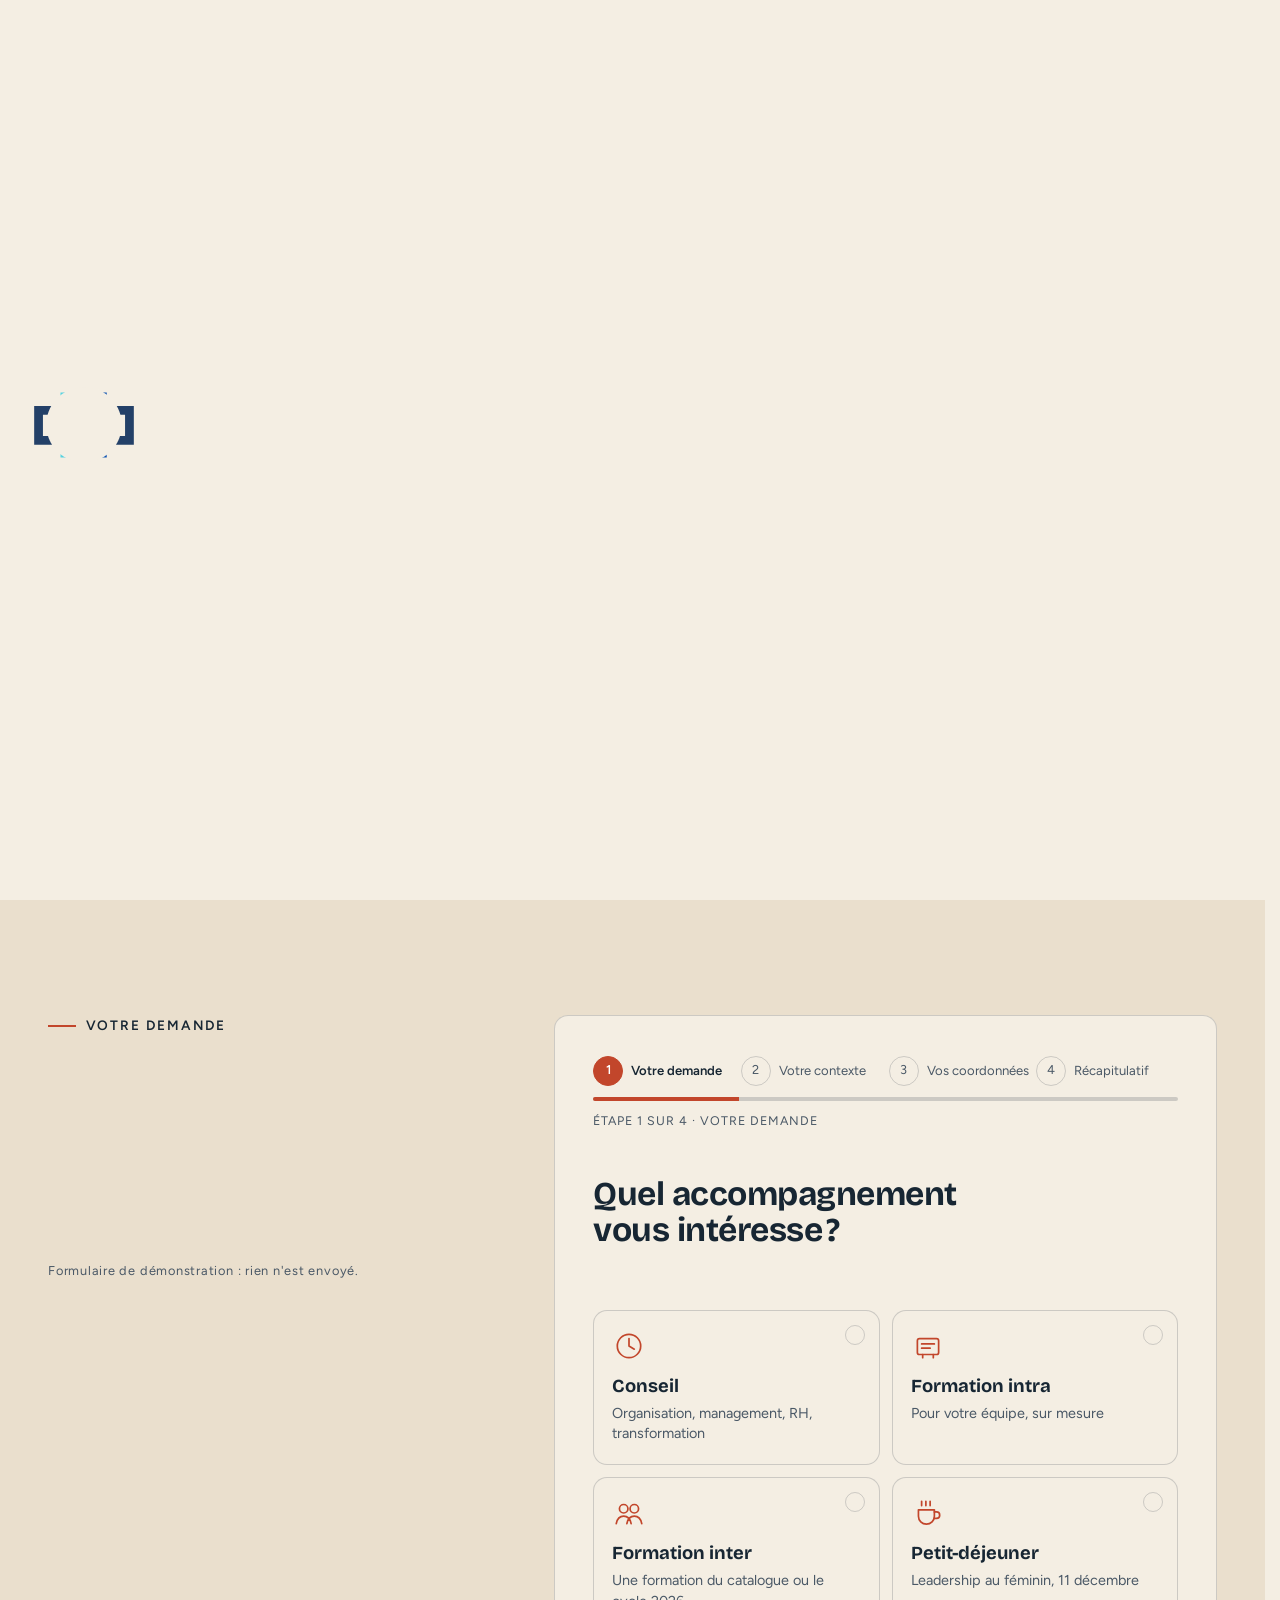
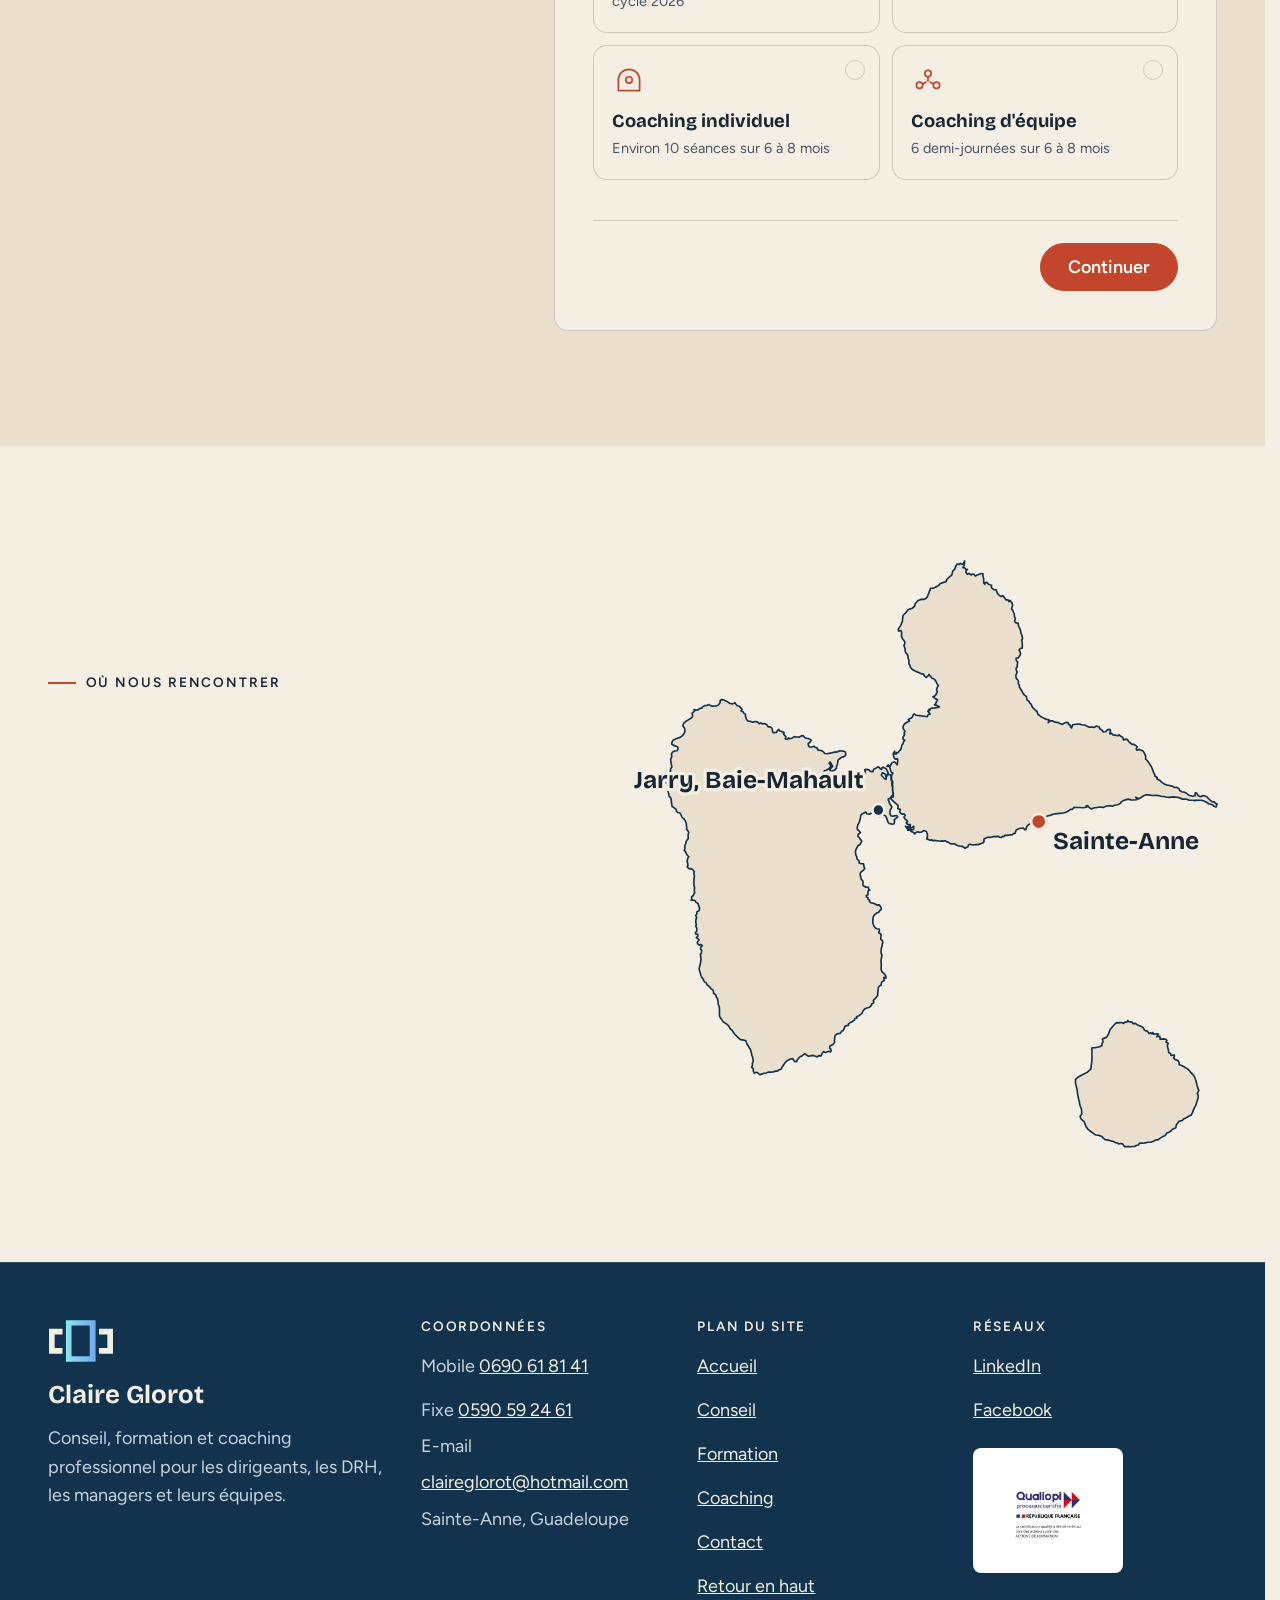
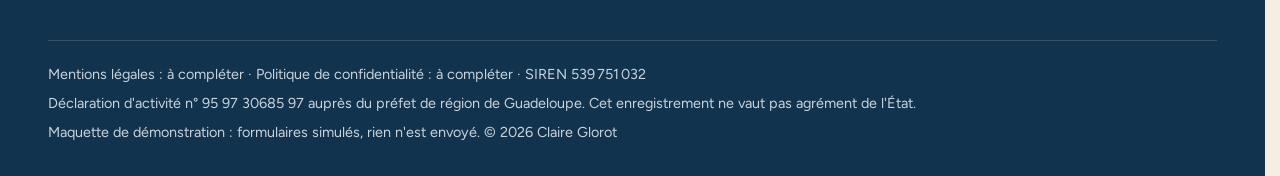
<file: contact.html>
<!doctype html>
<html lang="fr" data-v="2" data-curseur>
<head>
<meta charset="utf-8">
<meta name="viewport" content="width=device-width, initial-scale=1, viewport-fit=cover">
<title>Contact et demande de devis · Claire Glorot</title>
<meta name="description" content="Échange stratégique, devis de formation, inscription ou coaching : décrivez votre situation, Claire Glorot vous répond dans les meilleurs délais.">
<meta name="robots" content="noindex, nofollow">
<link rel="canonical" href="https://claireglorot-maquette.vercel.app/contact">
<style>:root{--fond:#F4EEE3;--texte:#172633;--voile-fond:#12334D;--ouverture-fond:#F4EEE3;--menu-fond:#F4EEE3}:root { --entete-h: 72px; --barres-h: 0px; } html { background: var(--fond); color: var(--texte); scrollbar-gutter: stable; } body { margin: 0; background: var(--fond); } html.js:not(.secours):not([data-arrivee="retour"]) [data-anime] { opacity: 0; } html.js:not(.secours):not([data-arrivee="retour"]) [data-anime].vu { opacity: 1; } [data-voile] { position: fixed; inset: 0; z-index: 900; background: var(--voile-fond); transform: translateY(100%); visibility: hidden; pointer-events: none; } html[data-arrivee="voile"]:not(.voile-leve):not(.secours) [data-voile] { transform: none; visibility: visible; } html.secours [data-voile] { visibility: hidden !important; } .ouverture-panneau { position: fixed; inset: 0; z-index: 850; display: none; place-content: center; justify-items: center; background: var(--ouverture-fond, var(--voile-fond)); color: var(--fond); text-align: center; } html.js[data-arrivee="intro"]:not(.secours):not(.intro-finie) .ouverture-panneau { display: grid; } html.defilement-bloque, html.defilement-bloque body, html.js[data-arrivee="intro"]:not(.secours):not(.intro-finie), html.js[data-arrivee="intro"]:not(.secours):not(.intro-finie) body, html[data-arrivee="voile"]:not(.voile-leve):not(.secours), html[data-arrivee="voile"]:not(.voile-leve):not(.secours) body { overflow: hidden; } html.js[data-arrivee="intro"]:not(.secours):not(.intro-finie) { background-color: var(--ouverture-fond, var(--voile-fond)); } html[data-arrivee="voile"]:not(.voile-leve):not(.secours) { background-color: var(--voile-fond); }</style>
<script>(function () {
var d = document.documentElement, ss = null, ls = null;
try { ss = window.sessionStorage; ls = window.localStorage; } catch (e) {}
d.classList.add('js');
var nav = performance.getEntriesByType ? performance.getEntriesByType('navigation')[0] : null;
var type = nav ? nav.type : 'navigate';
var depart = null;
try { depart = JSON.parse(ss.getItem('socle:depart') || 'null'); ss.removeItem('socle:depart'); } catch (e) {}
if (depart && !(Date.now() - depart.t < 15000)) depart = null;
var mode = type === 'back_forward' ? 'retour' : type === 'reload' ? 'intro' : depart ? 'voile' : 'intro';
d.setAttribute('data-arrivee', mode);
if (mode === 'voile' && depart.couleur) d.style.setProperty('--voile-fond', depart.couleur);
if (type === 'reload' && 'scrollRestoration' in history) {
history.scrollRestoration = 'manual';
}
try {
var choisie = ls && ls.getItem('socle:langue');
var langue = (d.lang || '').slice(0, 2);
if (choisie && choisie !== langue && type === 'navigate' && !depart) {
var alt = document.querySelector('link[rel="alternate"][hreflang="' + choisie + '"]');
if (alt) location.replace(new URL(alt.href).pathname + location.search + location.hash);
}
} catch (e) {}
setTimeout(function () { if (!d.classList.contains('demarre')) d.classList.add('secours'); }, 2000);
})();</script>
<link rel="preload" href="/assets/fonts/bricolage-700.woff2" as="font" type="font/woff2" crossorigin>
<link rel="preload" href="/assets/fonts/figtree-400.woff2" as="font" type="font/woff2" crossorigin>
<link rel="stylesheet" href="/assets/css/socle.css?v=2">
<link rel="stylesheet" href="/assets/css/modules.css?v=2">
<link rel="stylesheet" href="/assets/css/site.css?v=2">
<link rel="modulepreload" href="/assets/js/site.js?v=2">
<link rel="modulepreload" href="/assets/js/socle/index.js?v=2">
<script src="/assets/vendor/gsap.min.js" defer></script>
<script src="/assets/vendor/ScrollTrigger.min.js" defer></script>
<script src="/assets/vendor/SplitText.min.js" defer></script>
<script type="module" src="/assets/js/site.js?v=2"></script>
<meta name="theme-color" content="#F4EEE3">
<link rel="icon" href="/assets/images/favicon.svg" type="image/svg+xml">
<link rel="apple-touch-icon" href="/assets/images/apple-touch-icon.png">
<meta property="og:type" content="website">
<meta property="og:site_name" content="Claire Glorot">
<meta property="og:locale" content="fr_FR">
<meta property="og:title" content="Contact et demande de devis · Claire Glorot">
<meta property="og:description" content="Échange stratégique, devis de formation, inscription ou coaching : décrivez votre situation, Claire Glorot vous répond dans les meilleurs délais.">
<meta property="og:url" content="https://claireglorot-maquette.vercel.app/contact">
<meta property="og:image" content="https://claireglorot-maquette.vercel.app/assets/partage/contact-fr.jpg">
<meta property="og:image:width" content="1200">
<meta property="og:image:height" content="630">
<meta property="og:image:alt" content="Contact : parlons de votre situation">
<meta name="twitter:card" content="summary_large_image">
<script type="application/ld+json">{"@context":"https://schema.org","@type":"ProfessionalService","name":"Claire Glorot, conseil, formation et coaching professionnel","url":"https://claireglorot-maquette.vercel.app/","telephone":"+590690618141","email":"claireglorot@hotmail.com","address":{"@type":"PostalAddress","addressLocality":"Sainte-Anne","postalCode":"97180","addressRegion":"Guadeloupe","addressCountry":"FR"},"areaServed":["Guadeloupe","Caraïbe"],"founder":{"@type":"Person","name":"Claire Glorot"},"sameAs":["https://www.linkedin.com/in/claire-glorot-b45486/","https://www.facebook.com/claireglorot.formation"],"description":"Conseil en organisation, management et RH, centre de formation certifié Qualiopi et coaching professionnel."}</script>
</head>
<body id="haut">
<div data-voile data-forme="vague" aria-hidden="true"><svg class="voile-vague voile-vague--haut" viewBox="0 0 1440 120" preserveAspectRatio="none" aria-hidden="true"><path d="M0 120 C 240 20 480 20 720 70 S 1200 130 1440 40 V 120 H 0 Z"/></svg><svg class="voile-vague voile-vague--bas" viewBox="0 0 1440 120" preserveAspectRatio="none" aria-hidden="true"><path d="M0 0 C 240 100 480 100 720 50 S 1200 -10 1440 80 V 0 H 0 Z"/></svg><div class="voile-contenu"><img src="/assets/images/logo-clair.svg" alt="" width="84" height="56"><span data-voile-libelle>Contact</span></div></div>
<div class="ouverture-panneau" data-ouverture aria-hidden="true">
  <img class="ouverture-logo" src="/assets/images/logo.svg" alt="" width="96" height="64" data-ouverture-objet>
  <p class="ouverture-nom">Claire Glorot</p>
  <span class="ouverture-trait"></span>
  <p class="ouverture-ligne">Conseil · Formation · Coaching</p>
</div>
<a class="evitement" href="#contenu">Aller au contenu</a>
<header data-entete>
  <div class="entete-rangee">
    <a class="entete-logo" href="/" data-libelle="Accueil" aria-label="Claire Glorot, Accueil">
      <img src="/assets/images/logo.svg" alt="" width="54" height="36"><span class="entete-nom">Claire Glorot<small>Conseil · Formation · Coaching</small></span>
    </a>
    <nav data-nav aria-label="Navigation principale">
      <ul><li><a href="/conseil" data-libelle="Conseil">Conseil</a></li><li><a href="/formation" data-libelle="Formation">Formation</a></li><li><a href="/coaching" data-libelle="Coaching">Coaching</a></li><li><a href="/contact" data-libelle="Contact" aria-current="page">Contact</a></li></ul>
    </nav>
    <div class="entete-actions">
      <a class="bouton" href="/contact#demande" data-libelle="Contact">Demander un échange</a>
      <button type="button" data-menu-bouton aria-controls="menu" aria-expanded="false" data-libelle-ouvrir="Menu" data-libelle-fermer="Fermer"><span data-libelle-bouton>Menu</span></button>
      <a class="menu-sansjs" href="#menu" data-menu-lien>Menu</a>
    </div>
  </div>
</header>
<script>/* Avant le premier affichage : rangées de la navigation (même règle que ajusterNav dans assets/js/socle/entete.js)
   et hauteur réelle de l'en-tête, pour que rien ne saute quand le JavaScript du site prend la main. */
(function () {
  var h = document.documentElement, u = document.querySelector('[data-nav] ul'), e = document.querySelector('[data-entete]');
  if (u) {
    var deborde = function () { return u.scrollWidth > u.clientWidth + 1; }, c = deborde();
    if (c && window.matchMedia('(min-width: 900px)').matches) {
      h.classList.add('nav-deux-rangees'); c = deborde();
      if (c) { h.classList.add('nav-deux-lignes'); var a = u.querySelector('a'); c = !a || u.getBoundingClientRect().height > a.getBoundingClientRect().height * 2.5; }
      if (c) h.classList.remove('nav-deux-rangees', 'nav-deux-lignes');
    }
    if (c) h.classList.add('nav-compacte');
  }
  if (e) h.style.setProperty('--entete-h', Math.round(e.getBoundingClientRect().height) + 'px');
})();</script>
<span id="menu-ferme" aria-hidden="true"></span>
<div id="menu" data-menu role="dialog" aria-modal="true" aria-label="Menu">
  <p class="menu-sansjs-fermer"><a href="#menu-ferme">Fermer</a></p>
  <ul><li style="--i:0"><a href="/" class="menu-lien" data-libelle="Accueil">Accueil</a></li><li style="--i:1"><a href="/conseil" class="menu-lien" data-libelle="Conseil">Conseil</a></li><li style="--i:2"><a href="/formation" class="menu-lien" data-libelle="Formation">Formation</a></li><li style="--i:3"><a href="/coaching" class="menu-lien" data-libelle="Coaching">Coaching</a></li><li style="--i:4"><a href="/contact" class="menu-lien" data-libelle="Contact" aria-current="page">Contact</a></li></ul>
  <p><a class="bouton" href="tel:+590690618141">Appeler 0690 61 81 41</a></p>
</div>
<main id="contenu" tabindex="-1">
<section class="ouverture ouverture--contact" id="debut">
  <div class="ouverture-texte">
    <p class="surtitre ">Contact</p>
    <h1 class="titre titre--xl" data-anime="gsap" data-ouverture-titre>Parlons de <em class="mot">votre situation</em></h1>
    <div class="contact-claire" data-anime="gsap" data-ouverture-suite data-info-cle><figure class="media contact-portrait" data-iris-centre="disque" style="--cadrage:50% 26%">
  <picture><source media="(max-width: 760px) and (orientation: portrait)" srcset="/assets/images/claire-portrait-mobile-640.webp 640w, /assets/images/claire-portrait-mobile-1080.webp 1080w" sizes="72px">
    <img src="/assets/images/claire-portrait-1200.webp" srcset="/assets/images/claire-portrait-480.webp 480w, /assets/images/claire-portrait-800.webp 800w, /assets/images/claire-portrait-1200.webp 1200w" sizes="72px" alt="Claire Glorot" width="1200" height="1500" loading="lazy" decoding="async">
  </picture>
</figure><span>Claire vous répond dans les meilleurs délais</span></div>
    <p class="masque-ecran-bas" data-anime="gsap" data-ouverture-suite>Un besoin d&#39;accompagnement, une formation, un échange stratégique ? Décrivez votre demande : elle est étudiée pour construire une réponse sur mesure.</p>
    <p class="ouverture-actions" data-anime="gsap" data-ouverture-suite><a class="bouton" href="#demande" data-action-principale data-survol="magnetique">Commencer ma demande</a></p>
    <div class="contact-coord" data-anime="gsap" data-ouverture-suite>
      <ul>
        <li><span>Mobile</span> <a href="tel:+590690618141">0690 61 81 41</a></li>
        <li><span>Fixe</span> <a href="tel:+590590592461">0590 59 24 61</a></li>
        <li><span>E-mail</span> <a class="contact-mail" href="mailto:claireglorot@hotmail.com">claireglorot@hotmail.com</a></li>
      </ul>
    </div>
  </div>
  <figure class="media ouverture-media contact-media" data-grok data-fx="parallaxe" data-fx-force="6" style="--cadrage:50% 50%">
  <picture><source media="(max-width: 760px) and (orientation: portrait)" srcset="/assets/images/grok/contact-ouverture-mobile-640.webp 640w, /assets/images/grok/contact-ouverture-mobile-1080.webp 1080w" sizes="(max-width: 760px) 100vw, 40vw">
    <img src="/assets/images/grok/contact-ouverture-1280.webp" srcset="/assets/images/grok/contact-ouverture-640.webp 640w, /assets/images/grok/contact-ouverture-960.webp 960w, /assets/images/grok/contact-ouverture-1280.webp 1280w" sizes="(max-width: 760px) 100vw, 40vw" alt="Un bureau calme près d&#39;une fenêtre ouverte" width="1280" height="1600" fetchpriority="high" loading="eager" decoding="async">
  </picture><figcaption class="mention-ia">Illustration générée</figcaption>
</figure>
</section>
<section class="fpe demande bande bande--sable" id="demande" data-module="formulaire-par-etapes" aria-labelledby="demande-titre">
  <div class="conteneur demande-grille">
    <div class="fpe__tete">
      <p class="surtitre ">Votre demande</p>
      <h2 class="titre titre--l" id="demande-titre" data-anime="lignes">Quatre étapes, une réponse sur mesure</h2>
      <p class="fpe__note">Formulaire de démonstration : rien n&#39;est envoyé.</p>
    </div>
    <div class="fpe__carton" data-effet="demande">
      <form class="fpe__form" action="#" method="post" novalidate>
        <div class="fpe__progression">
          <ol class="fpe__reperes" aria-label="Progression"></ol>
          <div class="fpe__barre" aria-hidden="true"><span></span></div>
          <p class="fpe__etat" aria-live="polite"></p>
        </div>
        <fieldset class="fpe__etape" data-etape="Votre demande">
          <legend class="fpe__legende"><h3 class="fpe__titre">Quel accompagnement vous intéresse ?</h3></legend>
          <div class="fpe__groupe fpe__cartes" data-libelle="Votre demande">
            <label class="fpe__carte"><input type="radio" name="sujet" value="conseil" required>
              <svg class="fpe__icone" viewBox="0 0 32 32" aria-hidden="true"><circle cx="16" cy="16" r="11"/><path d="M16 9v7l5 3"/></svg>
              <span class="fpe__carte-titre">Conseil</span><span class="fpe__carte-texte">Organisation, management, RH, transformation</span></label><label class="fpe__carte"><input type="radio" name="sujet" value="formation">
              <svg class="fpe__icone" viewBox="0 0 32 32" aria-hidden="true"><rect x="6" y="9" width="20" height="15" rx="2"/><path d="M11 24v3M21 24v3M10 14h12M10 18h8"/></svg>
              <span class="fpe__carte-titre">Formation intra</span><span class="fpe__carte-texte">Pour votre équipe, sur mesure</span></label><label class="fpe__carte"><input type="radio" name="sujet" value="formation-inter">
              <svg class="fpe__icone" viewBox="0 0 32 32" aria-hidden="true"><circle cx="11" cy="12" r="4"/><circle cx="21" cy="12" r="4"/><path d="M4 26c1-5 4-7 7-7s6 2 7 7M14 26c1-5 4-7 7-7s6 2 7 7"/></svg>
              <span class="fpe__carte-titre">Formation inter</span><span class="fpe__carte-texte">Une formation du catalogue ou le cycle 2026</span></label><label class="fpe__carte"><input type="radio" name="sujet" value="petit-dejeuner">
              <svg class="fpe__icone" viewBox="0 0 32 32" aria-hidden="true"><path d="M7 13h15v6a7 7 0 0 1-15 0z"/><path d="M22 15h2a3 3 0 0 1 0 6h-2M10 5v4M14 5v4M18 5v4"/></svg>
              <span class="fpe__carte-titre">Petit-déjeuner</span><span class="fpe__carte-texte">Leadership au féminin, 11 décembre</span></label><label class="fpe__carte"><input type="radio" name="sujet" value="coaching-individuel">
              <svg class="fpe__icone" viewBox="0 0 32 32" aria-hidden="true"><path d="M6 25V15a10 10 0 0 1 20 0v10z"/><circle cx="16" cy="15" r="3"/></svg>
              <span class="fpe__carte-titre">Coaching individuel</span><span class="fpe__carte-texte">Environ 10 séances sur 6 à 8 mois</span></label><label class="fpe__carte"><input type="radio" name="sujet" value="coaching-equipe">
              <svg class="fpe__icone" viewBox="0 0 32 32" aria-hidden="true"><circle cx="16" cy="9" r="3"/><circle cx="8" cy="20" r="3"/><circle cx="24" cy="20" r="3"/><path d="M16 12v4M11 19l3-2M21 19l-3-2"/></svg>
              <span class="fpe__carte-titre">Coaching d&#39;équipe</span><span class="fpe__carte-texte">6 demi-journées sur 6 à 8 mois</span></label>
          </div>
        </fieldset>
        <fieldset class="fpe__etape" data-etape="Votre contexte">
          <legend class="fpe__legende"><h3 class="fpe__titre">Parlez-nous de votre contexte</h3></legend>
          <div class="fpe__grille">
            <div class="fpe__champ"><label for="d-entreprise">Entreprise ou organisme</label><input id="d-entreprise" name="entreprise" autocomplete="organization"></div>
            <div class="fpe__champ"><label for="d-fonction">Votre fonction</label><input id="d-fonction" name="fonction" autocomplete="organization-title"></div>
            <div class="fpe__champ"><label for="d-personnes">Nombre de personnes concernées</label><input id="d-personnes" name="personnes" type="number" min="1" max="500" inputmode="numeric"></div>
            <div class="fpe__champ"><label for="d-formation">Formation souhaitée</label>
              <select id="d-formation" name="formation"><option value="">Pas encore choisie</option><option value="management-1">Management niveau 1 : les bases du management</option><option value="management-2">Management niveau 2 : renforcer ses compétences de management</option><option value="management-3">Management niveau 3 : développer son leadership</option><option value="leadership-feminin">Leadership au féminin</option><option value="petit-dejeuner">Leadership au féminin : petit-déjeuner inspirant</option><option value="entretiens-annuels">Préparer et conduire ses entretiens annuels</option><option value="entretiens-professionnels">Préparer et conduire ses entretiens professionnels</option><option value="conflits">Prévenir et gérer les conflits</option><option value="changement-360">Changement 360°</option><option value="cohesion">Cohésion et performance collective</option><option value="leadership-projet">Le leadership de projet</option><option value="posture">Développer et affirmer sa posture professionnelle</option><option value="priorites">Gérer ses priorités et la pression professionnelle</option></select></div>
          </div>
          <div class="fpe__champ"><label for="d-message">Votre situation en quelques lignes <i aria-hidden="true">*</i></label>
            <textarea id="d-message" name="message" rows="5" minlength="10" required placeholder="Thématique, contexte, échéances, spécificités…"></textarea></div>
        </fieldset>
        <fieldset class="fpe__etape" data-etape="Vos coordonnées">
          <legend class="fpe__legende"><h3 class="fpe__titre">Comment vous joindre ?</h3></legend>
          <div class="fpe__grille">
            <div class="fpe__champ"><label for="d-prenom">Prénom <i aria-hidden="true">*</i></label><input id="d-prenom" name="prenom" autocomplete="given-name" required></div>
            <div class="fpe__champ"><label for="d-nom">Nom <i aria-hidden="true">*</i></label><input id="d-nom" name="nom" autocomplete="family-name" required></div>
            <div class="fpe__champ"><label for="d-email">E-mail <i aria-hidden="true">*</i></label><input id="d-email" name="email" type="email" autocomplete="email" required></div>
            <div class="fpe__champ"><label for="d-tel">Téléphone</label><input id="d-tel" name="tel" type="tel" inputmode="tel" autocomplete="tel" pattern="[0-9 +().-]{8,20}"></div>
          </div>
          <p class="mention-donnees">Vos données servent seulement à répondre à votre demande. Politique de confidentialité : à compléter.</p>
        </fieldset>
        <fieldset class="fpe__etape" data-etape="Récapitulatif" data-recap>
          <legend class="fpe__legende"><h3 class="fpe__titre">Vérifiez votre demande</h3></legend>
          <div class="fpe__recap"></div>
        </fieldset>
        <div class="fpe__nav">
          <button class="fpe__bouton fpe__bouton--ligne" type="button" data-precedent>Retour</button>
          <button class="fpe__bouton" type="button" data-suivant>Continuer</button>
          <button class="fpe__bouton" type="submit">Envoyer la demande</button>
        </div>
      </form>
      <div class="fpe__fin" hidden>
        <svg class="fpe__coche" viewBox="0 0 64 64" aria-hidden="true" data-grille="retour"><circle cx="32" cy="32" r="28"/><path d="M20 33l8 8 16-17"/></svg>
        <h3>Merci pour votre demande</h3>
        <p data-resume></p>
        <p>Dans la version en ligne, elle sera analysée et Claire vous recontactera. Ici, rien n&#39;a été envoyé.</p>
        <div class="fpe__fin-actions"><button class="fpe__bouton fpe__bouton--ligne" type="button" data-recommencer>Nouvelle demande</button></div>
      </div>
    </div>
  </div>
</section>
<section class="acces bande" id="acces">
  <div class="conteneur acces-grille">
    <div>
      <p class="surtitre ">Où nous rencontrer</p>
      <h2 class="titre " data-anime="lignes">En Guadeloupe, <em class="mot">de Sainte-Anne à Jarry</em></h2>
      <p data-anime>Claire est basée à Sainte-Anne. Les formations ont lieu dans une salle dédiée ; le petit-déjeuner du 11 décembre se tient au Buro Club Guadeloupe, à Jarry.</p>
    </div>
    <svg class="carte" viewBox="0 0 1000 1061" role="img" aria-label="Carte de la Guadeloupe : Sainte-Anne et Jarry" data-fx="trace" data-visuel data-boucle-css>
      <path class="carte-ile" d="M765.1 924.8L769.6 920.8L771.1 918.2L771.4 913.5L772.4 907.1L772.8 900.7L772.8 895.5L772.6 891.9L772.9 887L772.5 883.7L772.9 881.1L779 880.8L781.8 880.1L785.1 879.7L788 878.8L790.9 876.9L790.8 873.9L792.9 869.9L791.5 865.1L795.3 863.6L798.9 862.1L800.8 859.7L803.1 855L804.1 852.2L806 847.5L809.9 843L815.2 837.1L817.6 835.5L820.9 835.9L823.4 835.6L827.6 835.6L830 837.1L831.6 835.1L836.4 834.2L837.8 831.5L839.4 833.8L842.5 834.1L845.1 834.7L847.4 837.4L851.3 837L854.4 839.3L863.2 843.1L865.4 844.7L867 847.8L868.8 849.9L873.7 851.4L875.7 855.1L878.9 854.1L881 855.5L883.1 853.1L883.8 856.5L889 855.7L893.1 856.2L891.6 858.3L890.2 861.2L893.2 860.7L895.7 860.4L896.3 865.7L902 865L906.6 865.7L908.5 868L906.7 870.5L910.8 873.2L909.2 876.3L909.8 880.5L911 884.1L911.8 889.7L915.2 891.7L915.9 894.9L921.8 894.1L922 896.7L920.4 898.9L923.2 902.3L928.6 904.3L930.4 907.5L930.7 911.8L935.3 913.3L939.3 915.4L945.7 919.2L948.5 921.8L951.6 925.5L957.7 932.2L961.3 941.7L962.9 948.7L963.7 951.1L964.9 955.6L966.4 957.7L964.8 961.1L963.4 964.4L964.9 966.5L965.2 971.2L962.8 978.5L960.4 985.8L958.8 988.4L956.7 992.9L954.7 998.4L952.4 1002.9L944.8 1007L940.8 1009.2L938.4 1010.2L936.3 1012.7L930.7 1013.9L925.6 1020.4L924.5 1025.9L917.9 1028.9L916.1 1031.2L914.1 1032.9L911 1034.5L908 1035.4L906.6 1038.4L904.4 1040.4L901.2 1041.5L897.2 1044.1L891.8 1047.9L888.7 1047.7L884.4 1050.3L879.2 1052L873.7 1052L870.8 1052.8L866.2 1053.9L859.1 1053.7L856.7 1057.1L852.8 1057.9L850.6 1059.6L846.7 1059.7L842.5 1060.3L839.4 1059.9L835.3 1059.8L831.5 1059.9L828.4 1055.1L824.3 1054.4L821.4 1055.2L819 1053.5L815.3 1052.8L810.8 1050.2L808.2 1050.1L804.1 1048.6L800 1047.8L796.5 1047.5L793.7 1045.1L791.6 1042.6L789.2 1041L786 1039.7L780.1 1039L777.8 1037.9L771.2 1033.1L765.8 1028.9L762.3 1024.2L760.8 1020.3L759 1015.3L754.3 1011.2L752.6 1009.1L751.3 1005.1L754.3 1001.2L753.9 992L751.2 985.5L750.2 981.7L750.2 979.1L749 976.3L748.5 972.4L746.8 965.4L746.5 962L745.5 954.9L743.3 946.1L742.9 943.1L743.1 938.1L747.1 934.6L755.7 930L761.5 926.9L765.1 924.8ZM5.5 403.4L2 401.7L0 395.4L7.2 392.1L8.5 388.6L11.2 385.2L9.7 382.9L10 379.2L10.1 376.1L12.5 372.7L11.4 368.2L10.7 364.2L10.2 358.5L12.2 354.5L11.7 348.9L14.8 344.7L18.1 344L21.9 343.4L23.6 339.9L23.2 337.1L20.8 335.6L14.7 333.3L12.2 331.4L12.6 327.4L15.1 323.8L20 321.6L27.2 319.3L31.1 316.6L32.9 314.8L35.8 309.7L35.8 305.6L35.5 302.6L32.6 298.9L32.7 296.2L34.8 292.4L37.9 290L40.9 288.4L47.7 284.1L50 281.3L49.1 275.3L53.3 271.6L52.6 269L54.9 270L59.1 269.7L62.9 266.8L66.9 266.2L68.1 263.6L71.4 261.9L76.4 261.4L78.8 259.7L82.7 261.8L87 262.8L93.2 262.1L95.9 261L99.5 256.9L100.1 252L102.6 250.9L106.3 251.6L109.4 252.8L113.7 255.5L117.2 257.6L121.3 258.8L124.2 258L126.2 256.3L127.8 258.4L130.7 261.9L133.9 262.5L139.6 268.5L137.6 271.4L141.2 272.9L142.6 275.3L145.9 277.5L145.5 280.4L146.4 283L147 285.8L148.6 287.8L150.6 289.8L154.4 290L158.6 291.9L162 290.5L167.3 291.2L170.3 294.5L173.7 293.1L176 294.9L179.8 294.1L184.7 296.5L186.6 300.1L189.6 300L193.2 302.1L194.7 307.8L195.4 310.6L201.5 310.4L203.5 306.9L206 304.7L207.9 307.6L211.4 308.5L215.4 310.6L214.4 312.9L216.4 315.5L218.9 318.4L217.6 321.7L221.1 323L223.6 320.3L225.9 321.7L229.9 320.7L233.9 317.8L238.1 318.5L243 318.9L247.5 316L250.4 316.5L253.3 319.9L256.6 320.8L260.2 321.5L264.9 324.2L263.4 326.4L261.7 328.9L259.4 329.9L259.2 332.6L261.2 336.6L265.8 336.7L269.4 335.4L271.8 337L275.3 338.1L276.3 341.8L283.8 343.4L287.2 346L289.1 348.4L293.8 348.8L300.8 347.4L307.4 345.6L309.9 346L315.7 343.7L321.8 343.9L325.9 345.4L327.4 349.4L326.1 352.2L324.1 354L319.9 355L315 358.8L312.9 361.2L312.3 367.4L310.5 371.6L310.1 375.4L306.9 378.5L304.4 379.6L301.8 379.6L298.2 379L299.2 376.3L303.4 371.3L301.7 368.5L298.7 363.8L297.1 366.3L299.7 368.9L299.8 372L297 375.6L292.1 378.7L288.8 379.5L287.3 382.8L287.9 386.5L289.1 389.1L291.4 391.2L294.1 390L298.4 388.8L304.8 386.4L309.1 385.7L311.7 389.7L310.5 393.7L306.1 400.1L308.3 403.9L310.8 404.7L312.7 402.9L317.7 403L320.1 400.7L321.8 396.8L325 395.6L326.1 392L330.2 384.3L331.7 380.9L331.2 387.6L334.1 390.3L333 395.4L328.5 398.4L328.6 401.9L331.9 405.9L337.5 406.6L341.7 405.3L346.4 403.6L353.2 400.7L355.6 397.6L355.8 393L357.6 390.5L362.4 385.6L362.3 380.9L361.6 377.5L365.7 377.1L369.6 378.2L371.9 381L376.4 381.2L377.8 376.9L382.4 374.5L384.9 372.9L387.5 373.2L389.4 376.2L392.2 377.3L392.5 374.7L394.6 373.2L400.2 375.9L402 379.4L403.8 382.8L403.2 386L399.4 389.4L398.7 385.5L393.2 383.3L391.5 387.8L394.1 390.5L397 393.8L399.9 395.2L400.5 391.3L403.3 386.6L406.7 386.6L409 387.7L409 391.9L409.2 396.6L411.1 399.4L410.3 403.6L410.9 406.4L412 410.6L411.6 414.5L412.6 418.2L412.6 422.8L409.6 426.2L408 429.1L403.9 431.4L405.5 435.7L406.6 439L410.7 445.5L407.3 451.7L407.1 456.5L408.6 461.1L413.1 461.7L419.3 460.7L421.3 463.3L414.8 468.6L415.4 471.9L414.5 475.7L411.8 476.6L405.6 475.1L403 471.4L401.3 465.5L398.9 461.2L396.2 460L394.2 457L391.3 456.9L388.7 459L389.1 462.3L386 462.1L382 459.7L382.2 456.7L375.7 455.9L372.8 456.5L370.6 458.3L365.1 457.4L363.3 454.4L356.1 458.4L354.2 460.7L353.8 465.1L352.1 471.6L349.2 477.4L348.1 481.3L348 485.3L353.8 491.5L349.4 495.3L349.2 498.3L351.4 500.7L352.8 502.8L356.1 506.9L353.3 512.6L349.2 515.4L345.4 522.7L344.7 525.8L345.4 532.4L346.9 535.1L347.5 539.1L351 542.5L351.7 546.6L354.1 547.7L359.4 548L360.3 553.9L361.6 556.1L359.4 559.3L355.7 562.2L353.6 564.7L353.3 567.9L355.1 576.1L357.9 579L358.5 581.6L358.1 584.2L358.4 587.3L363.7 590.4L368.2 590.7L368.4 593.2L370.6 596L367.8 597L367.3 601.1L367.4 604.1L364.2 605.3L364.7 608.3L367.1 609.1L367.7 612.3L370.3 614L370.3 616.6L372.2 618.5L375.5 619L380.5 620.8L383.4 622.9L387.7 622.3L391.2 627.5L391.6 630.1L388 633.7L386.8 636.1L383.2 637.1L379.7 640L376.9 644L376.1 650.2L376.2 655.7L378.1 660.8L381.2 664.6L383.7 665.6L387.5 666L388.2 669L386.8 672.8L389.1 674.2L391.1 675.8L390.8 679.8L390.5 684.5L393.3 686.9L394.4 690.4L393.1 693.6L393.3 696.4L391.6 700.3L391 705.6L391.2 710.1L392.6 712.7L391.3 721L391 724.2L391.4 730.2L391.2 738.8L392.4 743.1L395.9 746L399 749.9L399.9 752.4L399.8 755.1L396.2 753.6L396.4 756.8L396.7 759.9L393.9 760.8L391.7 763.5L391.1 767.4L388 769.6L386.3 771.5L385 780.7L384.8 787L380.6 792L378.4 793.7L377.1 795.9L377.9 799.7L374 801.7L373.7 804.3L370.4 807.6L365.4 809.1L361.6 810.7L358.2 814.4L356.8 818.4L354.3 820.5L351 823L346.7 824.9L347.2 827.5L343.5 828L342.9 830.8L338.7 833.8L335.9 835.2L332.1 837.8L332 840.5L328.7 841L325.5 842.2L324.4 846.4L322.8 849.7L320 850.9L316.9 855.1L313 855.4L310.1 856.5L307.3 860.3L307.2 863.6L306.6 868.6L307 871.5L303.9 875.1L298.8 877.9L297.9 881.6L300.2 883.5L300.9 886.4L299.4 888.6L296.6 887.3L290.5 889.7L286.9 888.1L284.7 890.6L282.6 895.6L278.1 895.2L275.2 897.6L272.6 896.3L267.4 894.9L263.3 895.8L259.9 896.5L255.2 893.6L253.3 891.8L250 893.6L248.1 895.7L245.3 896.8L243 898.8L239.2 903.2L238.3 906.2L234.6 905.9L232.8 903L231 900.6L227.1 901.4L220.9 904.5L216.7 908.8L214 913.1L211.5 917.1L210.3 920L205.7 921L203.3 923.3L200.6 923.3L195.6 924.6L190.5 925.2L186.4 925.2L183.4 926.8L179.1 927.2L172.4 929.7L169.9 928.4L166.2 925.4L161.4 926.8L159.8 923L159.7 918.7L156.8 916.7L158 913.9L158.3 911.3L158 908.8L159.7 906.1L159 899.7L157.5 895.4L156.3 890.5L154.7 884.2L152.7 881.3L151.5 878.7L148.6 874.7L147.6 872.4L146.1 867.9L139.9 866.7L136.5 866.2L131.8 862.1L125 855.2L121.6 849.6L118.5 847.2L115.5 842L111.6 838.1L108.8 836.5L105.4 834L103.5 831.5L100.3 826.8L98.9 824.2L98.5 821.3L98.6 813.8L98.3 806.8L96.7 803.8L96.2 800L95.2 792.7L92.9 789.2L92.1 785.8L87.9 782.4L87.6 778.7L86.5 776.2L82.4 773.3L80.9 770.8L76.4 767.4L74.8 763.9L72.1 762.3L70.2 759.6L68.6 755.8L66.5 753.6L65.2 750.7L64.4 747.7L61.7 739L62.9 732.3L63.9 729.3L65.1 721.5L64.6 715.4L63.9 712.3L65.8 709.9L66.4 704.5L64.3 702.2L64.5 699.3L67.6 696.1L64.5 693.9L62.3 695.4L59.9 693.7L58.2 690.7L59.7 688.3L61.6 686L59.3 683.1L56.7 681.8L59.6 678.9L59.3 675.7L56 675.3L55 672.7L57.5 670.2L57.4 663.7L55.5 661.3L56.9 658.3L55.9 655.6L55.7 650.7L57.2 644.8L55.5 641.9L57.5 639.1L57.7 634.7L61.6 633.1L62.6 627.9L61.2 625.1L59.9 619.9L56.2 617.9L54.5 614.9L50.2 613.7L47.3 614.1L48.3 611.5L48.1 607.7L51.2 605.5L52.4 602.7L53.8 600.1L52.9 596.4L53.6 591.3L52.4 587.5L52.5 582.1L52.1 577.4L53.3 570.9L51.9 565.3L53 562.3L50 558.5L47.7 556.7L44.1 557.2L40.1 553.7L41.5 551.1L41.2 548L40 543.4L41 538.5L42.9 534.9L39.6 531.7L37 526.1L34.8 523.9L36.2 520.3L35.7 516.3L37.4 511.3L38.8 506.8L42 502.2L41.8 496.2L42.9 491.1L41.2 488L38.8 485.5L39.4 482.5L38.7 479L38.8 475.7L36.5 470.1L34.4 467L32.3 465.5L30.4 462.6L27.3 456.1L23.1 455.3L21.1 453.4L20.1 449.6L15.4 445.8L12.7 444.3L11.7 437.1L11.4 433.6L11 431L10 428.3L7.5 425.9L6.9 422.2L5.6 417.9L6.9 411.3L4.2 406.2L5.5 403.4ZM438.9 485.5L435.2 479.9L440.6 485.2L443.8 484.8L446.8 486.8L450.1 486.1L450.2 480.1L447 482.5L443.1 482.5L439.8 480.6L443.7 480.3L444 477.2L439.9 477.1L436.5 473.9L439.1 471.7L436.8 468.8L434.1 466.8L432.5 463.3L434.8 460.6L432.8 457.7L429.3 458.5L427.1 456.9L424.5 454.2L425.9 449.5L421.5 448.5L422 442.9L411.6 433.4L408.7 430.1L410.7 427.4L413.2 426.9L413.2 419.5L412.3 416L412.2 412.9L412.2 406.8L411.4 404L412.4 399.6L410.2 396.9L410 392.1L410.1 387.9L412.4 383.8L409.7 382.7L408.5 379.2L407.4 376.3L406.3 371.6L401.7 371.9L403.8 369L407.2 372.3L408.3 369.2L410.9 365.1L415.2 363.4L418.3 366.1L420.3 369L421.4 361L420.4 357.8L417.3 358.9L415.2 357L413.9 353.7L413 348.7L415.7 344.3L415.6 348.9L418.1 349.6L419.2 346.7L422 346.9L424.9 342.6L426.9 340.8L427.9 336.8L428.8 333.1L430.7 331.1L431.8 327.2L434.1 324.3L431 322.8L430.5 320.1L433.8 313.4L432.7 310.6L434.4 308.4L431.3 303.9L431 300L432.4 296.4L434.4 294.1L439.5 290.9L442.5 289.8L440.3 286.7L445.8 284L448 282.2L448.7 279.2L451.1 276.5L454.2 279.1L461.7 280L466.2 280.6L474.2 282L476.1 278.3L479.9 276.8L475.9 272.2L477.8 268.5L479 270.7L480.4 267.3L483.3 266.2L487.8 265.9L491.4 265.4L494.2 265.1L496.7 264L494.4 262.5L491.1 261.1L487.6 260.7L489.7 258.5L491.5 254.3L493.2 251.1L489.9 249.2L487.5 247.9L484.7 245.8L487.9 244.6L490.5 242L491.6 239.2L493 236.9L491.5 232.7L492.6 229.2L494.7 225.3L492.6 222.6L489.9 216.9L486.6 213.2L482.8 212.2L481.5 209.7L479.6 207.8L477.8 205.4L475.4 208.8L472.4 210.8L469.7 208.1L467.6 204.4L464.7 204.6L460.3 202.4L455.5 200.3L450.9 198.2L447.6 196.3L444.4 193.1L443.3 188.6L441.2 186.1L441.6 179.7L440 175.5L439.8 172.2L438.1 168L436 166.4L434.7 163.1L434.4 158.3L432.5 152.9L433.7 150.5L434.3 147.3L431.8 142.9L429.6 140.1L428.1 136.9L428.2 128.7L427 125.9L422.4 126.4L422.2 123.5L425.1 118.8L427.6 115.1L428.2 112.1L429.8 109.1L429.9 106.2L430.8 98.7L437.3 91.9L440.2 87.9L446.6 86L450.3 83.3L452.2 80.8L452.7 77.5L454.3 75.5L458.3 71.4L463.9 69.5L467.4 69.6L471.5 68.1L474.2 66L476.6 60.5L478.6 54.9L480.1 52.1L480.4 49.3L486 49L489.2 47.6L492.8 45.6L496.1 43.7L497.7 41.3L500 40L502.8 39.2L508.7 37.3L510.3 33L513.8 29.6L516.6 27.5L519 25.6L520.2 20.9L521.1 17.4L523.9 15.6L526.6 8.8L528.6 5.5L532.5 6.2L534.5 4.4L538.9 6.3L542.3 0L541.8 7.4L539.3 12.2L542.2 12.3L544.6 15.5L547.5 14.9L545.1 17.6L544.5 20.3L547.6 24.2L550.7 22.4L553.8 25.3L556.6 23.6L559.3 24.2L561.6 27.4L564.1 25.9L569 24.1L572.1 22.8L575.7 23.1L575.4 27.7L576.7 31.9L576.9 39.7L579 42.1L579.2 39.5L583 38.7L585.5 42.1L588 43L591.2 43.8L590.6 46.5L591.9 49.6L595.7 52.1L599.4 52.2L600.8 56.4L602.1 59.2L605.4 62.6L608.9 64.4L611.5 62.5L613.1 64.7L617 70.3L621 70.3L622.5 73.4L624.6 71.4L626.7 74.2L628.3 76.8L629.3 80.2L628.4 83L627.1 86.9L629.3 88.8L630.5 92.5L631.9 94.7L632.5 100.2L634.2 105L632.7 108.5L634 111.3L636.5 112L639.4 112.8L639.6 116.9L642.2 122.3L643.4 125.1L644.3 131L645.6 133.3L646.8 137.3L647 141L645.4 143.1L646.4 146.6L646.7 152.4L646.6 158L643.7 157.9L640.8 161.1L642.7 163.8L643.5 168.4L641.6 172L639.5 175.3L635.6 175.7L635.4 178.5L636.7 181.1L638.5 183.2L637.3 188.6L637.8 191.5L635.4 194.4L635.7 197.6L637.5 200.6L635 207.2L635.7 212.5L638.9 215.9L639.8 218.4L639.5 222.2L641.3 225L641.3 228.1L646.5 236.1L647.3 238.5L648.9 240.5L650.7 242.8L653.9 245L655.6 252.3L658.8 254L660.7 257.6L663.2 259.7L663.9 262.8L666.5 266.4L669.6 269.2L673.1 271.9L675.1 278L678.2 279.7L680.8 282L687.2 285.3L690.5 286.6L695.1 287.4L693.6 292.8L696.5 289.5L701 289.3L703.7 290.7L707.2 291.6L711.3 292.4L713.9 293.8L719.3 295.8L722.5 293.5L726.9 291.9L730 293L730.2 295.5L733.6 297.4L733.8 300.3L735.9 302.3L737.9 296.4L747.3 295.1L750.9 295.3L754.2 296.3L760.6 297.1L763.1 298.7L767.7 300.8L772.5 300.8L777.5 301.1L780.8 298.6L786 300.5L786.9 303.6L791.2 306.1L793.2 309.5L797.8 309L800.2 306.1L803.6 304.7L806.1 305.4L806.1 309.9L804.9 312.5L808.2 311.9L810.8 314.7L814.5 315.1L819.9 316.4L821.9 314.6L825.8 317.8L828.4 318.9L830 323.8L834.7 322.4L837.1 323.5L839.8 327.3L842.4 329.4L844.9 331.5L849.7 332.4L854.6 336L852.9 340.3L854.3 342.5L858.7 341L865.1 343.9L866.7 346L868.8 350.1L870.1 353.7L869.8 358.1L873 361.5L875 364.1L880.4 372.5L882.9 378.5L884.6 383.5L886.3 386.1L886.7 389.2L890.9 391.9L890.7 394.9L895.4 396.9L898.8 400.2L902 402.6L905.9 404.6L908.3 405.6L911.5 405.9L919.2 408L921.4 409.7L926.6 409.8L929.9 411.6L932.1 415.9L935.7 417.8L939.2 418.2L944.1 420.5L948 424L952.3 425L954.8 425.9L959.6 425L959.6 419.6L962.2 420.1L964.9 424.3L967.3 425.7L970.4 426.6L973.4 424.5L980.2 426.3L983.6 429.9L989.7 435.5L994.3 436.1L996.5 438.7L999 439.4L998.7 441.9L997.7 445L992.9 443.8L991.3 441.1L985 439.9L978.5 435.8L974.1 433.9L970.4 433.1L966.9 433.1L960.1 433.2L957.1 433.6L954.6 433L948.4 432.8L945.4 431.7L942.3 430.8L936.4 431L929.6 427.9L925.7 427.7L921.1 427L912.7 427.9L906.4 427.1L903.1 426.2L899.5 426.3L894.1 425L890 424.3L881.6 424.5L875 423.4L871.1 423L866.1 424.9L862.9 427.3L857.3 430.7L855.2 428.9L851.6 427.6L855.4 430.3L853.3 432.2L849.4 432.6L843.4 432.4L839.4 431.1L835.1 431.9L831.5 432.8L826 435.6L824.7 438.1L822.2 440L819.3 441.1L813.8 442.2L810.1 443.9L806.8 443L799.4 443.4L792.8 446L788 445.2L784 445.7L780.2 446.6L777.5 446.6L774.6 447.6L771.6 448.7L769 447.3L764.8 442.8L762 443.4L763.1 445.8L756.9 446.6L750.2 446.1L743.4 446.1L740.7 445.9L736.8 449.5L733.7 449.6L730.5 452.1L726.5 454.6L722.7 455.6L718 456.4L709.8 457.3L702.2 458.4L699.4 459.5L696.6 460.5L690.6 462L688.1 466.2L684.1 471.3L681.5 472.7L678.7 474.8L676.5 478.4L672.6 478.6L666.9 475.9L662.5 476.3L659.4 476L655.7 479.5L654 482.8L653.6 486.5L651.1 486.3L648.7 483.5L643.3 483.8L639 485.2L635.2 487.6L634.6 490.2L633.5 493L630.6 493.5L628.7 495.3L622.2 496.1L618.9 496.7L615.7 496.3L612.9 498.9L610.3 498.7L608.4 500.5L605.6 499.9L603.1 498.3L594.1 498.8L589.5 500.1L583.9 500.1L577.4 503.3L577.2 508.6L574.9 510.4L566.6 513.4L563.2 513.4L557.4 514.1L552.3 512.8L549.3 514L548 517.4L543.2 520L537.9 516.4L534 516L530 515.3L526.9 513.6L524 511.7L520.6 512L516.4 511.5L513.3 509.4L509.5 507.9L507.2 506.3L504.2 507L501.5 506.5L497.9 507.3L488 505.6L485.4 506.3L482.4 504.7L479.5 505.4L476.2 503.8L473.8 503L474.8 500.3L475.2 495.5L473.5 490.3L471.1 488.6L468 487.9L464.6 490.5L460.1 491.1L457.6 489.9L454.8 491L451.8 494L450 491.4L446.6 490.2L442.2 486.4L439.7 487.7Z" />
      <path class="carte-trajet" data-fx-trait d="M386.2 450.8 C 476.2 360.8, 566.4 391.6, 676.4 471.6" />
      <circle class="carte-onde" cx="676.4" cy="471.6" r="14" aria-hidden="true" />
      <circle class="carte-point" cx="676.4" cy="471.6" r="14" data-repere /><circle class="carte-point carte-point--2" cx="386.2" cy="450.8" r="11" data-repere />
      <text class="carte-nom" x="702.4" y="521.6">Sainte-Anne</text>
      <text class="carte-nom" x="360.2" y="410.8" text-anchor="end">Jarry, Baie-Mahault</text>
    </svg>
  </div>
</section>
</main>
<footer class="pied" id="pied">
  <div class="conteneur pied-grille">
    <div class="pied-marque">
      <img src="/assets/images/logo-clair.svg" alt="" width="66" height="44">
      <p class="pied-nom">Claire Glorot</p>
      <p>Conseil, formation et coaching professionnel pour les dirigeants, les DRH, les managers et leurs équipes.</p>
    </div>
    <div>
      <h2 class="pied-titre">Coordonnées</h2>
      <ul>
        <li>Mobile <a href="tel:+590690618141">0690 61 81 41</a></li>
        <li>Fixe <a href="tel:+590590592461">0590 59 24 61</a></li>
        <li class="pied-mail">E-mail <a href="mailto:claireglorot@hotmail.com">claireglorot@hotmail.com</a></li>
        <li>Sainte-Anne, Guadeloupe</li>
      </ul>
    </div>
    <nav aria-label="Plan du site">
      <h2 class="pied-titre">Plan du site</h2>
      <ul><li><a href="/" data-libelle="Accueil">Accueil</a></li><li><a href="/conseil" data-libelle="Conseil">Conseil</a></li><li><a href="/formation" data-libelle="Formation">Formation</a></li><li><a href="/coaching" data-libelle="Coaching">Coaching</a></li><li><a href="/contact" data-libelle="Contact" aria-current="page">Contact</a></li><li><a href="#haut" data-sans-transition>Retour en haut</a></li></ul>
    </nav>
    <div>
      <h2 class="pied-titre">Réseaux</h2>
      <ul>
        <li><a href="https://www.linkedin.com/in/claire-glorot-b45486/" target="_blank" rel="noopener">LinkedIn<span class="visuellement-cache"> (nouvel onglet)</span></a></li>
        <li><a href="https://www.facebook.com/claireglorot.formation" target="_blank" rel="noopener">Facebook<span class="visuellement-cache"> (nouvel onglet)</span></a></li>
      </ul>
      <figure class="pied-qualiopi"><img src="/assets/images/qualiopi.jpg" alt="Certification Qualiopi au titre des actions de formation." width="500" height="406" loading="lazy"></figure>
    </div>
  </div>
  <div class="conteneur pied-bas">
    <p>Mentions légales : à compléter · Politique de confidentialité : à compléter · SIREN 539 751 032</p>
    <p>Déclaration d&#39;activité n° 95 97 30685 97 auprès du préfet de région de Guadeloupe. Cet enregistrement ne vaut pas agrément de l&#39;État.</p>
    <p>Maquette de démonstration : formulaires simulés, rien n&#39;est envoyé. © 2026 Claire Glorot</p>
  </div>
</footer>
<div data-barre-fixe>
  <a class="bouton bouton--contour" href="tel:+590690618141">Appeler</a>
  <a class="bouton" href="/contact#demande" data-libelle="Contact">Demander un échange</a>
</div>
</body>
</html>
</file>
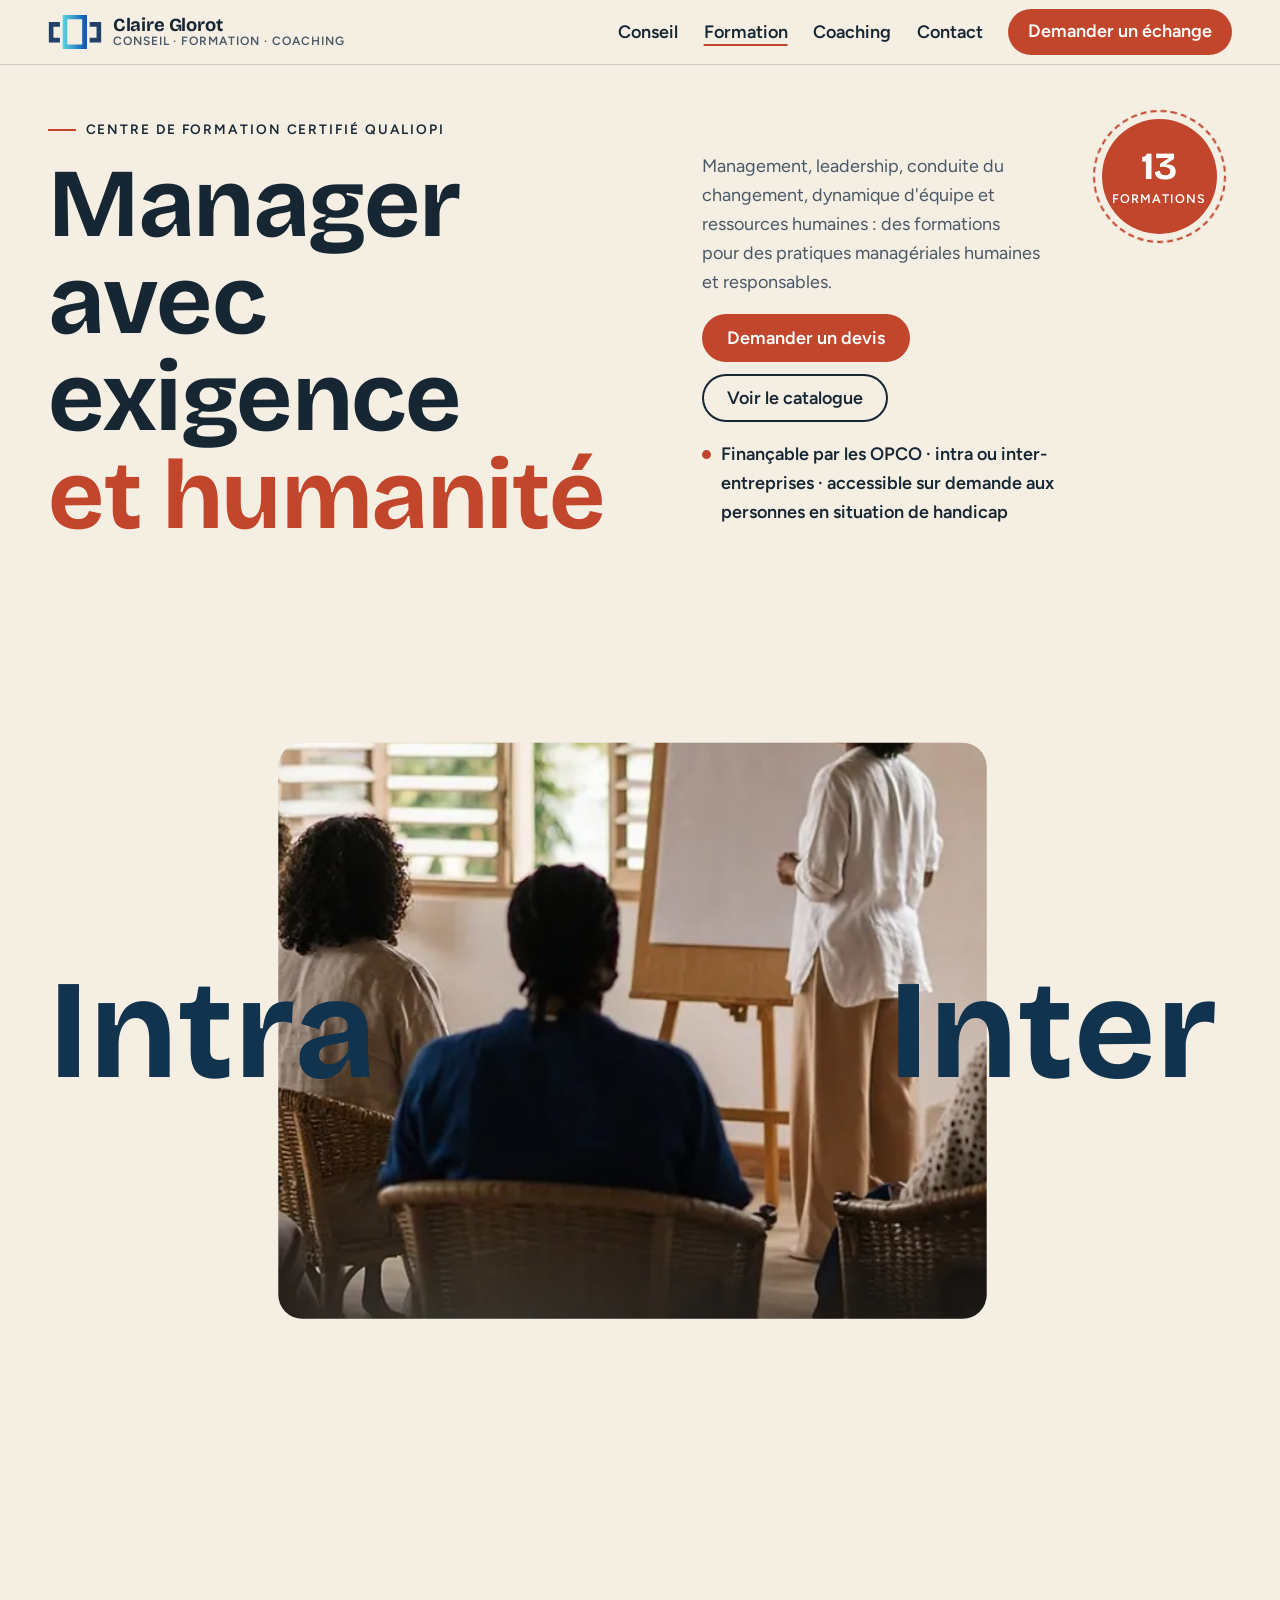
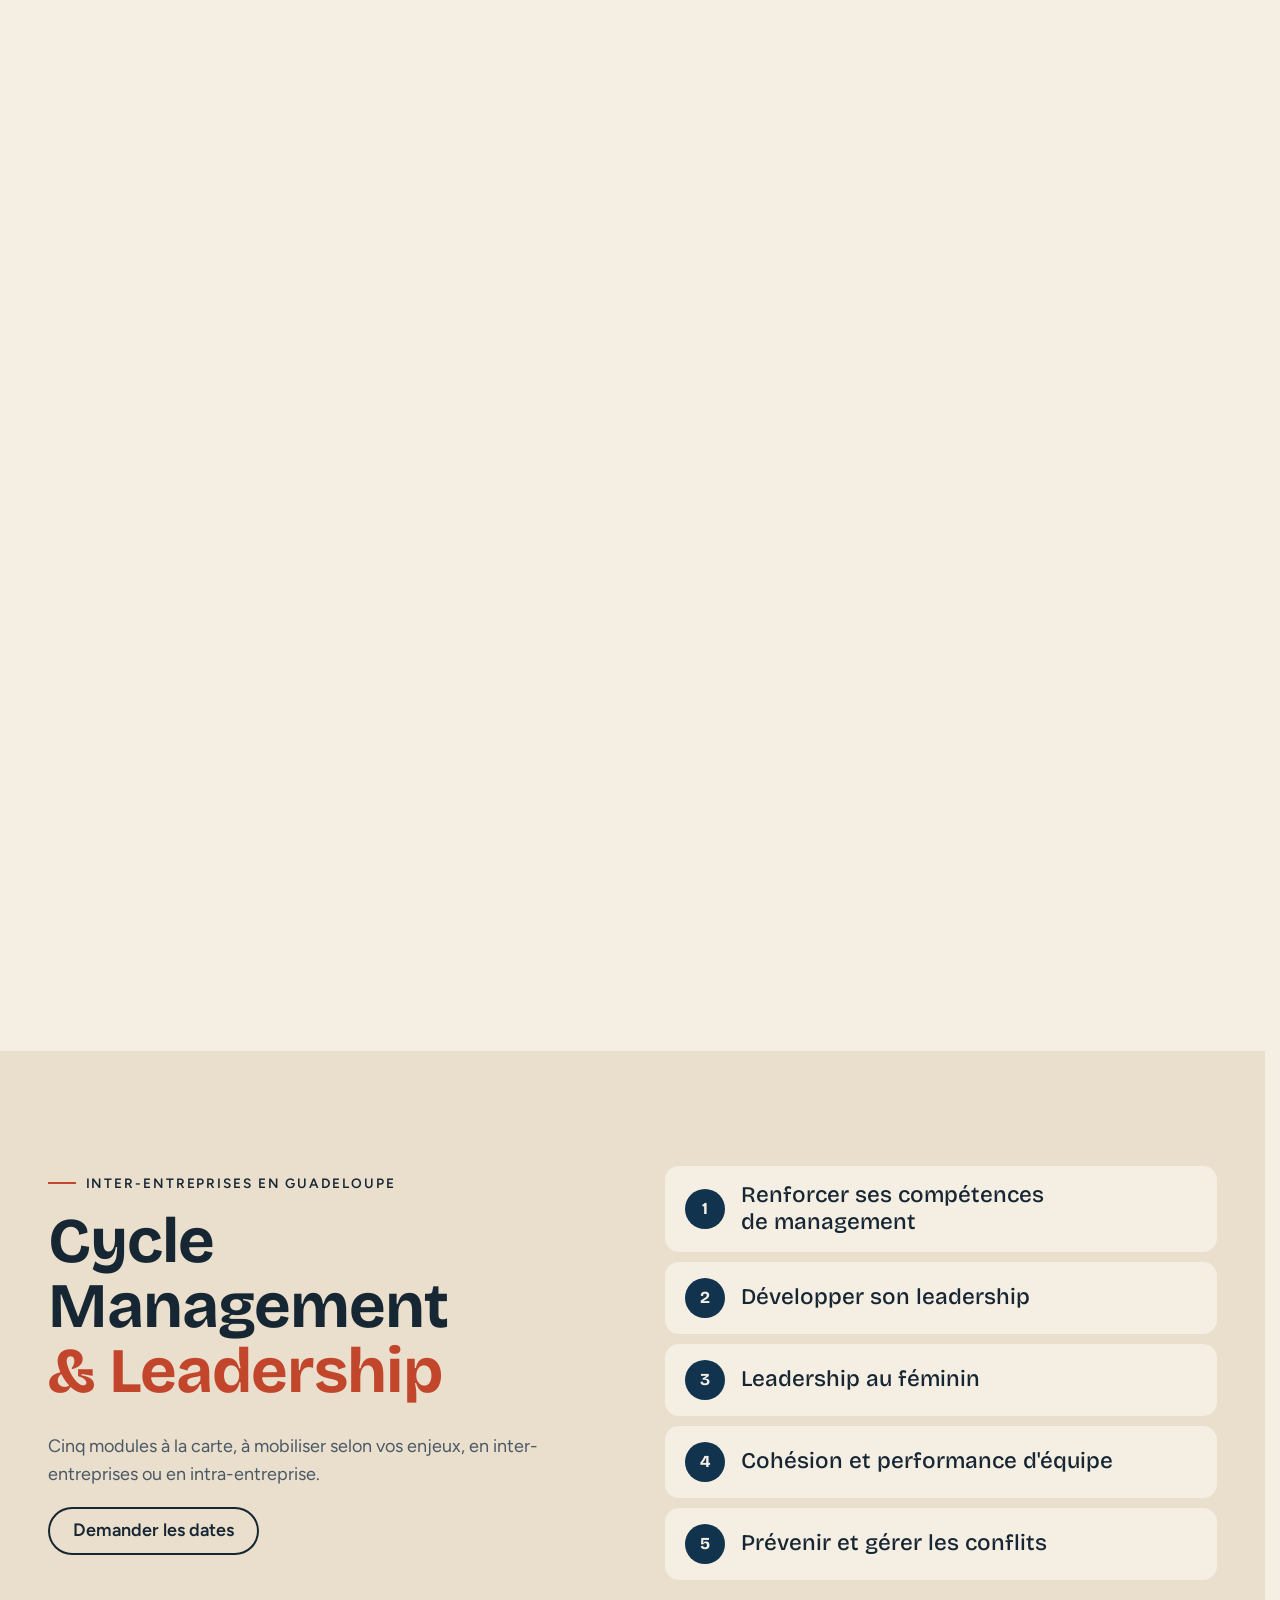
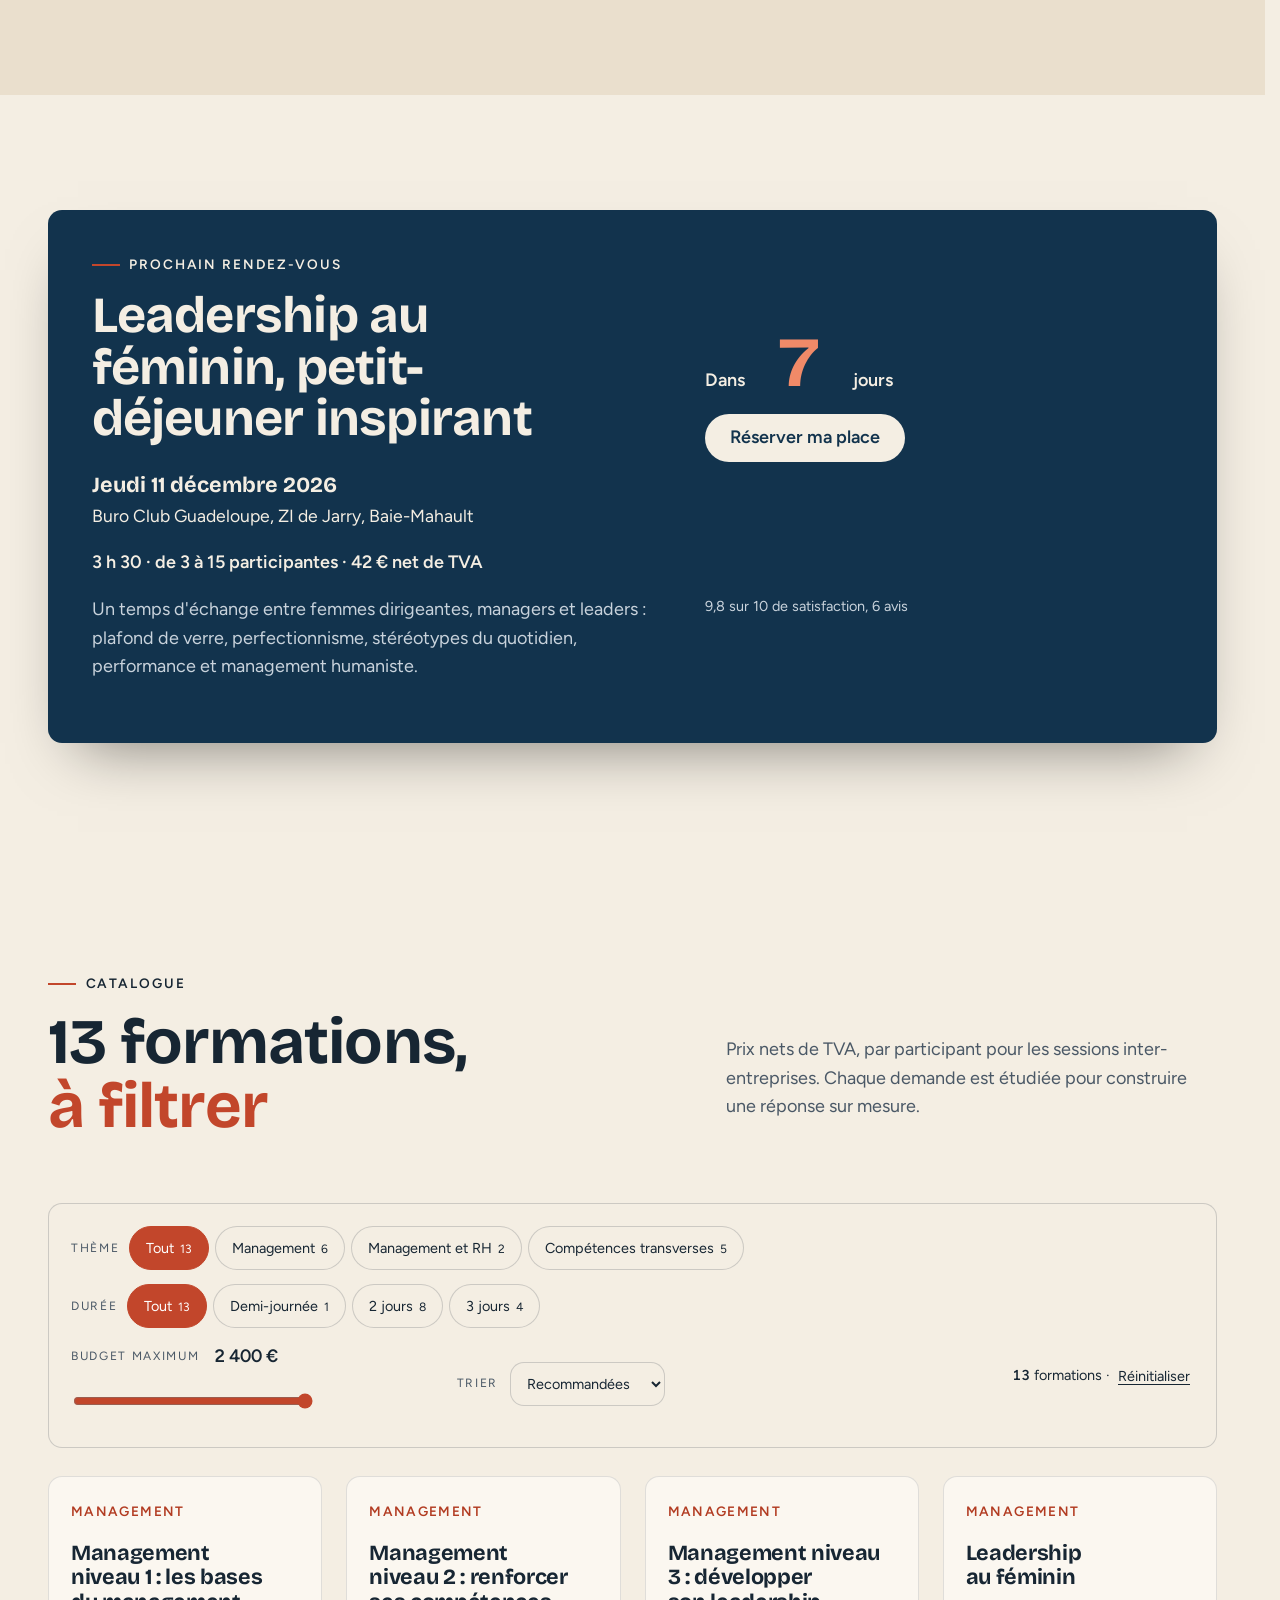
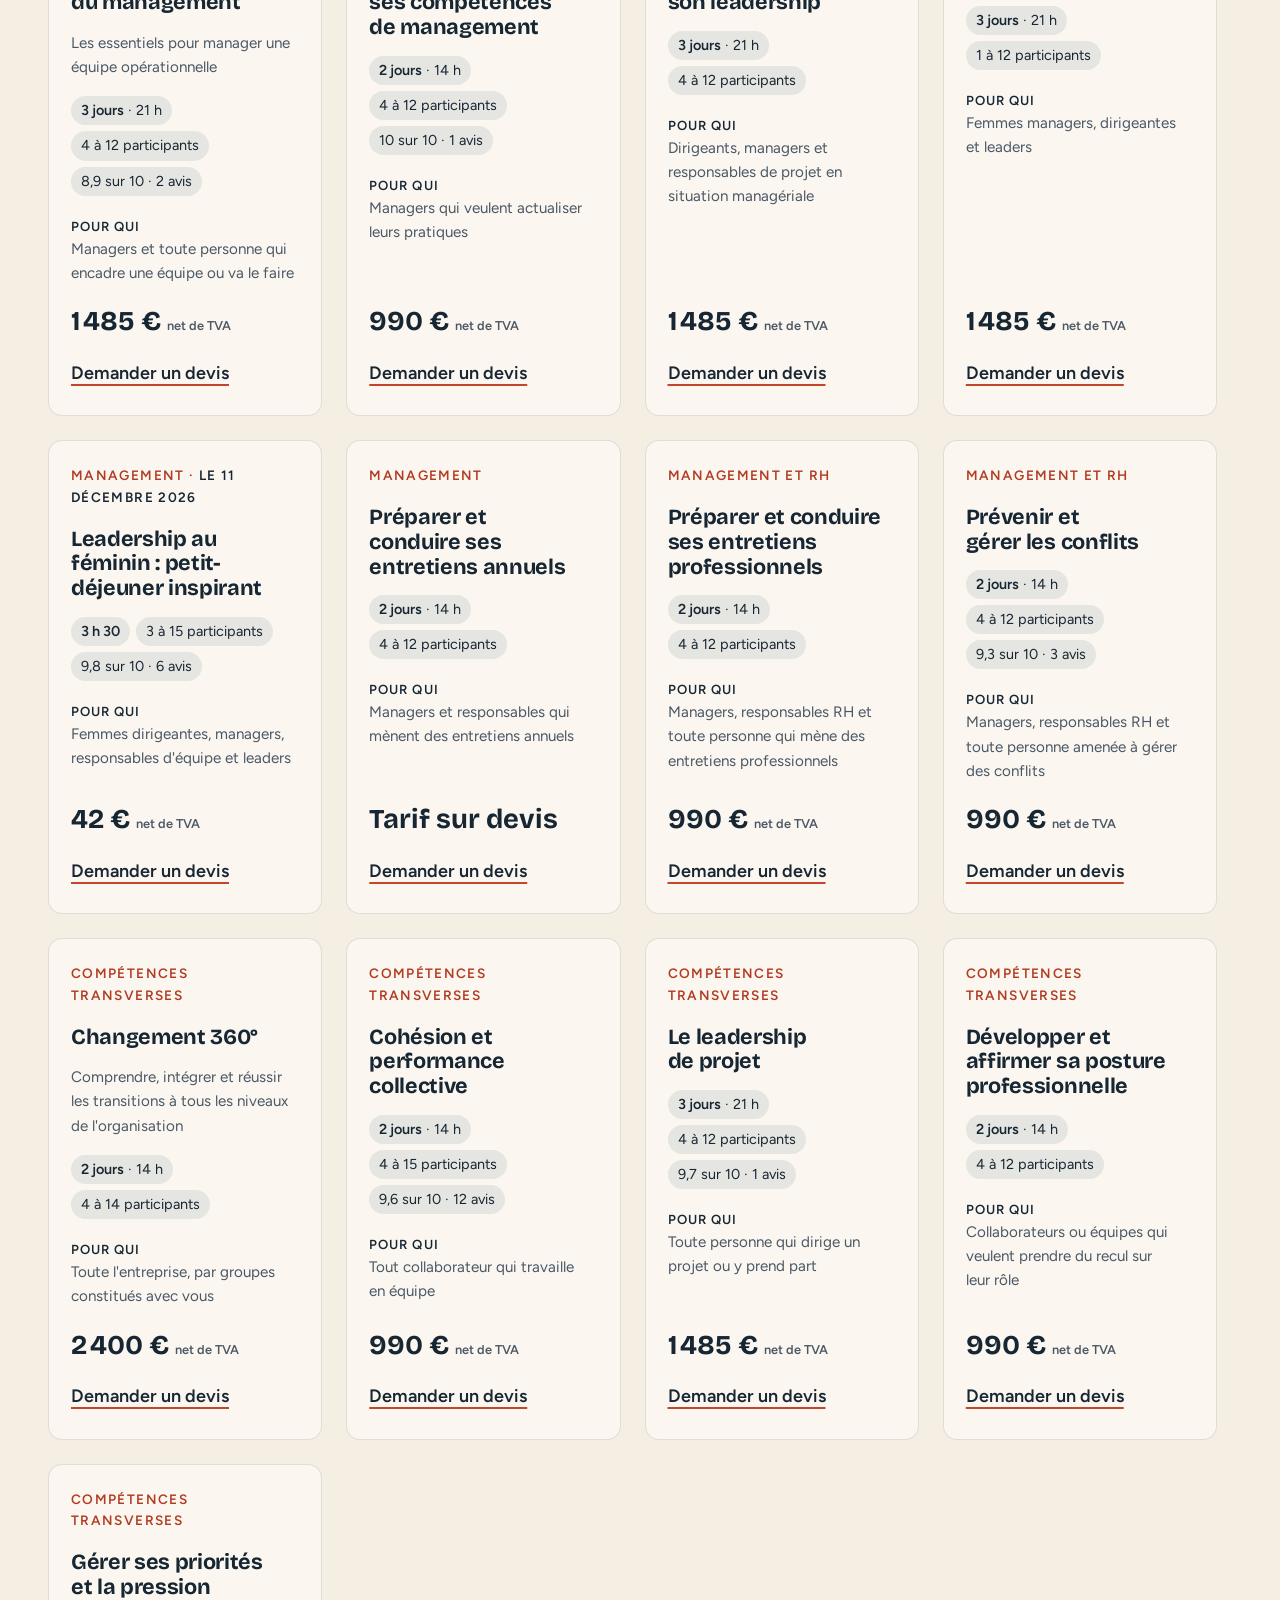
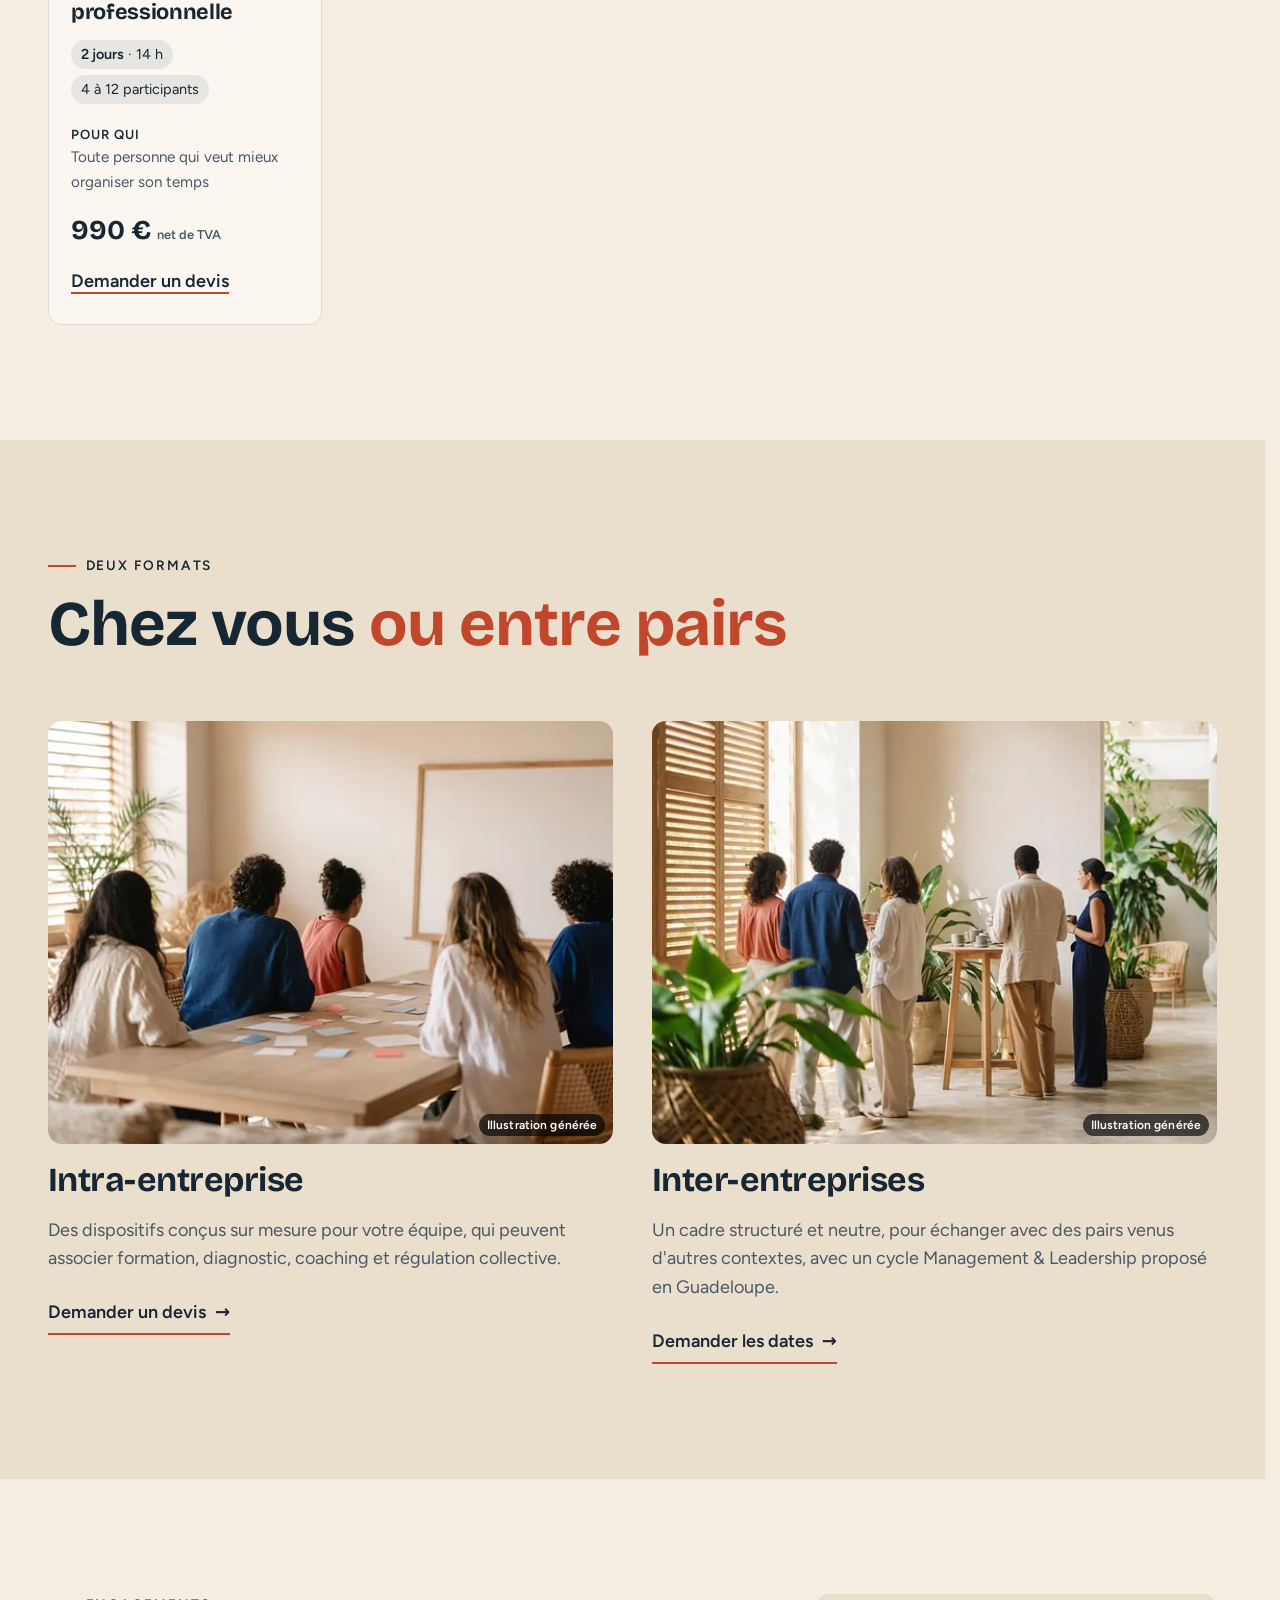
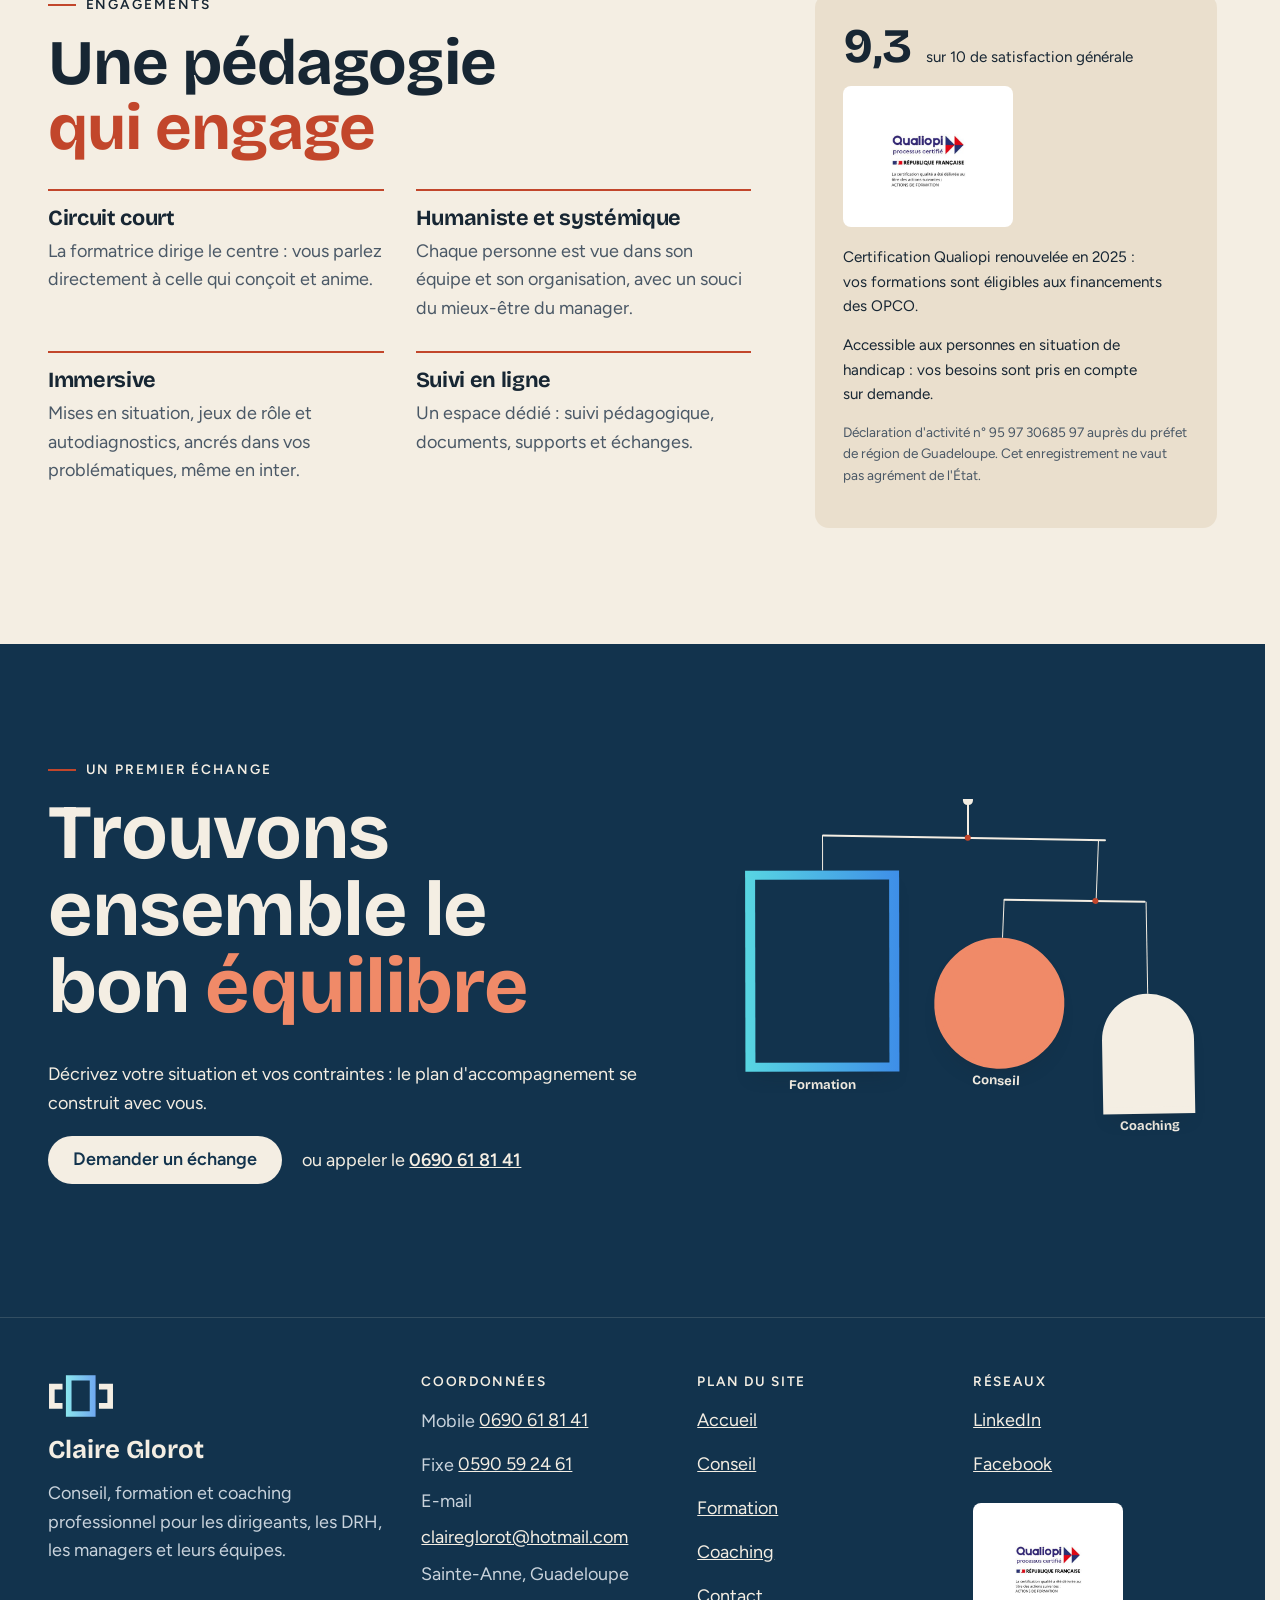
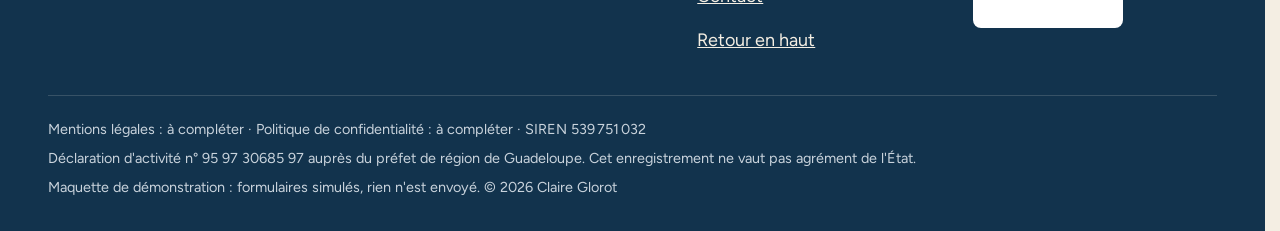
<file: formation.html>
<!doctype html>
<html lang="fr" data-v="2" data-curseur>
<head>
<meta charset="utf-8">
<meta name="viewport" content="width=device-width, initial-scale=1, viewport-fit=cover">
<title>Centre de formation certifié Qualiopi · Claire Glorot</title>
<meta name="description" content="13 formations en management, leadership, RH et compétences transverses, en intra ou en inter-entreprises en Guadeloupe, finançables par les OPCO.">
<meta name="robots" content="noindex, nofollow">
<link rel="canonical" href="https://claireglorot-maquette.vercel.app/formation">
<style>:root{--fond:#F4EEE3;--texte:#172633;--voile-fond:#12334D;--ouverture-fond:#F4EEE3;--menu-fond:#F4EEE3}:root { --entete-h: 72px; --barres-h: 0px; } html { background: var(--fond); color: var(--texte); scrollbar-gutter: stable; } body { margin: 0; background: var(--fond); } html.js:not(.secours):not([data-arrivee="retour"]) [data-anime] { opacity: 0; } html.js:not(.secours):not([data-arrivee="retour"]) [data-anime].vu { opacity: 1; } [data-voile] { position: fixed; inset: 0; z-index: 900; background: var(--voile-fond); transform: translateY(100%); visibility: hidden; pointer-events: none; } html[data-arrivee="voile"]:not(.voile-leve):not(.secours) [data-voile] { transform: none; visibility: visible; } html.secours [data-voile] { visibility: hidden !important; } .ouverture-panneau { position: fixed; inset: 0; z-index: 850; display: none; place-content: center; justify-items: center; background: var(--ouverture-fond, var(--voile-fond)); color: var(--fond); text-align: center; } html.js[data-arrivee="intro"]:not(.secours):not(.intro-finie) .ouverture-panneau { display: grid; } html.defilement-bloque, html.defilement-bloque body, html.js[data-arrivee="intro"]:not(.secours):not(.intro-finie), html.js[data-arrivee="intro"]:not(.secours):not(.intro-finie) body, html[data-arrivee="voile"]:not(.voile-leve):not(.secours), html[data-arrivee="voile"]:not(.voile-leve):not(.secours) body { overflow: hidden; } html.js[data-arrivee="intro"]:not(.secours):not(.intro-finie) { background-color: var(--ouverture-fond, var(--voile-fond)); } html[data-arrivee="voile"]:not(.voile-leve):not(.secours) { background-color: var(--voile-fond); }</style>
<script>(function () {
var d = document.documentElement, ss = null, ls = null;
try { ss = window.sessionStorage; ls = window.localStorage; } catch (e) {}
d.classList.add('js');
var nav = performance.getEntriesByType ? performance.getEntriesByType('navigation')[0] : null;
var type = nav ? nav.type : 'navigate';
var depart = null;
try { depart = JSON.parse(ss.getItem('socle:depart') || 'null'); ss.removeItem('socle:depart'); } catch (e) {}
if (depart && !(Date.now() - depart.t < 15000)) depart = null;
var mode = type === 'back_forward' ? 'retour' : type === 'reload' ? 'intro' : depart ? 'voile' : 'intro';
d.setAttribute('data-arrivee', mode);
if (mode === 'voile' && depart.couleur) d.style.setProperty('--voile-fond', depart.couleur);
if (type === 'reload' && 'scrollRestoration' in history) {
history.scrollRestoration = 'manual';
}
try {
var choisie = ls && ls.getItem('socle:langue');
var langue = (d.lang || '').slice(0, 2);
if (choisie && choisie !== langue && type === 'navigate' && !depart) {
var alt = document.querySelector('link[rel="alternate"][hreflang="' + choisie + '"]');
if (alt) location.replace(new URL(alt.href).pathname + location.search + location.hash);
}
} catch (e) {}
setTimeout(function () { if (!d.classList.contains('demarre')) d.classList.add('secours'); }, 2000);
})();</script>
<link rel="preload" href="/assets/fonts/bricolage-700.woff2" as="font" type="font/woff2" crossorigin>
<link rel="preload" href="/assets/fonts/figtree-400.woff2" as="font" type="font/woff2" crossorigin>
<link rel="stylesheet" href="/assets/css/socle.css?v=2">
<link rel="stylesheet" href="/assets/css/modules.css?v=2">
<link rel="stylesheet" href="/assets/css/site.css?v=2">
<link rel="modulepreload" href="/assets/js/site.js?v=2">
<link rel="modulepreload" href="/assets/js/socle/index.js?v=2">
<script src="/assets/vendor/gsap.min.js" defer></script>
<script src="/assets/vendor/ScrollTrigger.min.js" defer></script>
<script src="/assets/vendor/SplitText.min.js" defer></script>
<script type="module" src="/assets/js/site.js?v=2"></script>
<meta name="theme-color" content="#F4EEE3">
<link rel="icon" href="/assets/images/favicon.svg" type="image/svg+xml">
<link rel="apple-touch-icon" href="/assets/images/apple-touch-icon.png">
<meta property="og:type" content="website">
<meta property="og:site_name" content="Claire Glorot">
<meta property="og:locale" content="fr_FR">
<meta property="og:title" content="Centre de formation certifié Qualiopi · Claire Glorot">
<meta property="og:description" content="13 formations en management, leadership, RH et compétences transverses, en intra ou en inter-entreprises en Guadeloupe, finançables par les OPCO.">
<meta property="og:url" content="https://claireglorot-maquette.vercel.app/formation">
<meta property="og:image" content="https://claireglorot-maquette.vercel.app/assets/partage/formation-fr.jpg">
<meta property="og:image:width" content="1200">
<meta property="og:image:height" content="630">
<meta property="og:image:alt" content="Formation : manager avec exigence et humanité">
<meta name="twitter:card" content="summary_large_image">
<script type="application/ld+json">{"@context":"https://schema.org","@type":"ProfessionalService","name":"Claire Glorot, conseil, formation et coaching professionnel","url":"https://claireglorot-maquette.vercel.app/","telephone":"+590690618141","email":"claireglorot@hotmail.com","address":{"@type":"PostalAddress","addressLocality":"Sainte-Anne","postalCode":"97180","addressRegion":"Guadeloupe","addressCountry":"FR"},"areaServed":["Guadeloupe","Caraïbe"],"founder":{"@type":"Person","name":"Claire Glorot"},"sameAs":["https://www.linkedin.com/in/claire-glorot-b45486/","https://www.facebook.com/claireglorot.formation"],"description":"Conseil en organisation, management et RH, centre de formation certifié Qualiopi et coaching professionnel."}</script>
</head>
<body id="haut">
<div data-voile data-forme="vague" aria-hidden="true"><svg class="voile-vague voile-vague--haut" viewBox="0 0 1440 120" preserveAspectRatio="none" aria-hidden="true"><path d="M0 120 C 240 20 480 20 720 70 S 1200 130 1440 40 V 120 H 0 Z"/></svg><svg class="voile-vague voile-vague--bas" viewBox="0 0 1440 120" preserveAspectRatio="none" aria-hidden="true"><path d="M0 0 C 240 100 480 100 720 50 S 1200 -10 1440 80 V 0 H 0 Z"/></svg><div class="voile-contenu"><img src="/assets/images/logo-clair.svg" alt="" width="84" height="56"><span data-voile-libelle>Formation</span></div></div>
<div class="ouverture-panneau" data-ouverture aria-hidden="true">
  <img class="ouverture-logo" src="/assets/images/logo.svg" alt="" width="96" height="64" data-ouverture-objet>
  <p class="ouverture-nom">Claire Glorot</p>
  <span class="ouverture-trait"></span>
  <p class="ouverture-ligne">Conseil · Formation · Coaching</p>
</div>
<a class="evitement" href="#contenu">Aller au contenu</a>
<header data-entete>
  <div class="entete-rangee">
    <a class="entete-logo" href="/" data-libelle="Accueil" aria-label="Claire Glorot, Accueil">
      <img src="/assets/images/logo.svg" alt="" width="54" height="36"><span class="entete-nom">Claire Glorot<small>Conseil · Formation · Coaching</small></span>
    </a>
    <nav data-nav aria-label="Navigation principale">
      <ul><li><a href="/conseil" data-libelle="Conseil">Conseil</a></li><li><a href="/formation" data-libelle="Formation" aria-current="page">Formation</a></li><li><a href="/coaching" data-libelle="Coaching">Coaching</a></li><li><a href="/contact" data-libelle="Contact">Contact</a></li></ul>
    </nav>
    <div class="entete-actions">
      <a class="bouton" href="/contact#demande" data-libelle="Contact">Demander un échange</a>
      <button type="button" data-menu-bouton aria-controls="menu" aria-expanded="false" data-libelle-ouvrir="Menu" data-libelle-fermer="Fermer"><span data-libelle-bouton>Menu</span></button>
      <a class="menu-sansjs" href="#menu" data-menu-lien>Menu</a>
    </div>
  </div>
</header>
<script>/* Avant le premier affichage : rangées de la navigation (même règle que ajusterNav dans assets/js/socle/entete.js)
   et hauteur réelle de l'en-tête, pour que rien ne saute quand le JavaScript du site prend la main. */
(function () {
  var h = document.documentElement, u = document.querySelector('[data-nav] ul'), e = document.querySelector('[data-entete]');
  if (u) {
    var deborde = function () { return u.scrollWidth > u.clientWidth + 1; }, c = deborde();
    if (c && window.matchMedia('(min-width: 900px)').matches) {
      h.classList.add('nav-deux-rangees'); c = deborde();
      if (c) { h.classList.add('nav-deux-lignes'); var a = u.querySelector('a'); c = !a || u.getBoundingClientRect().height > a.getBoundingClientRect().height * 2.5; }
      if (c) h.classList.remove('nav-deux-rangees', 'nav-deux-lignes');
    }
    if (c) h.classList.add('nav-compacte');
  }
  if (e) h.style.setProperty('--entete-h', Math.round(e.getBoundingClientRect().height) + 'px');
})();</script>
<span id="menu-ferme" aria-hidden="true"></span>
<div id="menu" data-menu role="dialog" aria-modal="true" aria-label="Menu">
  <p class="menu-sansjs-fermer"><a href="#menu-ferme">Fermer</a></p>
  <ul><li style="--i:0"><a href="/" class="menu-lien" data-libelle="Accueil">Accueil</a></li><li style="--i:1"><a href="/conseil" class="menu-lien" data-libelle="Conseil">Conseil</a></li><li style="--i:2"><a href="/formation" class="menu-lien" data-libelle="Formation" aria-current="page">Formation</a></li><li style="--i:3"><a href="/coaching" class="menu-lien" data-libelle="Coaching">Coaching</a></li><li style="--i:4"><a href="/contact" class="menu-lien" data-libelle="Contact">Contact</a></li></ul>
  <p><a class="bouton" href="tel:+590690618141">Appeler 0690 61 81 41</a></p>
</div>
<main id="contenu" tabindex="-1">
<section class="ouverture ouverture--titre" id="debut">
  <div class="conteneur ouverture-titre-grille">
    <div>
      <p class="surtitre ">Centre de formation certifié Qualiopi</p>
      <h1 class="titre titre--xxl" data-anime="gsap" data-ouverture-titre>Manager avec exigence <em class="mot">et humanité</em></h1>
    </div>
    <div class="ouverture-cote">
      <p class="masque-ecran-bas" data-anime="gsap" data-ouverture-suite>Management, leadership, conduite du changement, dynamique d&#39;équipe et ressources humaines : des formations pour des pratiques managériales humaines et responsables.</p>
      <p class="ouverture-actions" data-anime="gsap" data-ouverture-suite>
        <a href="/contact?sujet=formation#demande" class="bouton" data-libelle="Contact" data-action-principale data-survol="magnetique">Demander un devis</a>
        <a class="bouton bouton--contour masque-ecran-tres-bas" href="#catalogue">Voir le catalogue</a>
      </p>
      <p class="ouverture-info" data-anime="gsap" data-ouverture-suite data-info-cle><span class="point" aria-hidden="true"></span>Finançable par les OPCO · intra ou inter-entreprises · accessible sur demande aux personnes en situation de handicap</p>
    </div>
    <div class="pastille" data-iris-centre="disque" aria-hidden="true" data-visuel><span class="pastille-anneau" data-effet="pastille"></span><span class="pastille-chiffre">13</span><span class="pastille-mot">formations</span></div>
  </div>
</section>
<section class="ouvre bande" id="pedagogie" data-fx="plein-ecran" data-fx-depart="inset(18% 22% 18% 22% round 24px)">
  <div data-collant>
    <figure class="media ouvre-media" data-grok data-fx-cible style="--cadrage:50% 55%">
  <picture><source media="(max-width: 760px) and (orientation: portrait)" srcset="/assets/images/grok/formation-ouverture-mobile-640.webp 640w, /assets/images/grok/formation-ouverture-mobile-1080.webp 1080w" sizes="100vw">
    <img src="/assets/images/grok/formation-ouverture-1280.webp" srcset="/assets/images/grok/formation-ouverture-640.webp 640w, /assets/images/grok/formation-ouverture-1280.webp 1280w, /assets/images/grok/formation-ouverture-1600.webp 1600w" sizes="100vw" alt="Une session de formation en demi-cercle" width="1280" height="720" loading="lazy" decoding="async">
  </picture><figcaption class="mention-ia">Illustration générée</figcaption>
</figure>
    <p class="ouvre-mot ouvre-mot--g" data-fx-ecarte="g" aria-hidden="true">Intra</p>
    <p class="ouvre-mot ouvre-mot--d" data-fx-ecarte="d" aria-hidden="true">Inter</p>
    <p class="ouvre-legende" data-fx-apres>Une pédagogie immersive, ancrée dans des situations réelles.</p>
  </div>
</section>
<section class="cycle bande bande--sable" id="cycle">
  <div class="conteneur cycle-grille">
    <div>
      <p class="surtitre ">Inter-entreprises en Guadeloupe</p>
      <h2 class="titre " data-anime="lignes">Cycle Management <em class="mot">&amp; Leadership</em></h2>
      <p data-anime>Cinq modules à la carte, à mobiliser selon vos enjeux, en inter-entreprises ou en intra-entreprise.</p>
      <p data-anime><a href="/contact?sujet=formation-inter#demande" class="bouton bouton--contour" data-libelle="Contact">Demander les dates</a></p>
    </div>
    <ol class="cycle-modules" data-anime="cascade">
      <li><span class="cycle-num">1</span>Renforcer ses compétences de management</li><li><span class="cycle-num">2</span>Développer son leadership</li><li><span class="cycle-num">3</span>Leadership au féminin</li><li><span class="cycle-num">4</span>Cohésion et performance d&#39;équipe</li><li><span class="cycle-num">5</span>Prévenir et gérer les conflits</li>
    </ol>
  </div>
</section>
<section class="rdv bande" id="rendez-vous" data-rdv data-date="2026-12-11" data-aujourdhui="C&#39;est aujourd&#39;hui">
  <div class="conteneur rdv-grille">
    <div class="rdv-carte" data-anime>
      <p class="surtitre ">Prochain rendez-vous</p>
      <h2 class="titre titre--l">Leadership au féminin, petit-déjeuner inspirant</h2>
      <p class="rdv-date"><strong>Jeudi 11 décembre 2026</strong><br>Buro Club Guadeloupe, ZI de Jarry, Baie-Mahault</p>
      <p class="rdv-details">3 h 30 · de 3 à 15 participantes · 42 € net de TVA</p>
      <p class="rdv-texte">Un temps d&#39;échange entre femmes dirigeantes, managers et leaders : plafond de verre, perfectionnisme, stéréotypes du quotidien, performance et management humaniste.</p>
      <div class="rdv-avant">
        <p class="rdv-compte" data-effet="compte-a-rebours" aria-live="off"><span class="rdv-dans">Dans</span> <strong data-rdv-jours>18</strong> <span data-rdv-mot>jours</span></p>
        <p><a href="/contact?sujet=petit-dejeuner&amp;formation=petit-dejeuner#demande" class="bouton" data-libelle="Contact" data-survol="magnetique">Réserver ma place</a></p>
      </div>
      <div class="rdv-apres" hidden>
        <p>Ce petit-déjeuner a eu lieu le 11 décembre 2026.</p>
        <p><a href="/contact?sujet=petit-dejeuner#demande" class="bouton" data-libelle="Contact">Être informée des prochaines dates</a></p>
      </div>
      <p class="rdv-note">9,8 sur 10 de satisfaction, 6 avis</p>
    </div>
  </div>
</section>
<section class="cff catalogue bande" id="catalogue" data-module="catalogue-filtres-flip" aria-labelledby="catalogue-titre">
  <div class="conteneur">
    <div class="tete-section tete-section--ligne">
      <div><p class="surtitre ">Catalogue</p><h2 id="catalogue-titre" class="titre " data-anime="lignes">13 formations, <em class="mot">à filtrer</em></h2></div>
      <p data-anime>Prix nets de TVA, par participant pour les sessions inter-entreprises. Chaque demande est étudiée pour construire une réponse sur mesure.</p>
    </div>
    <div class="cff__filtres" role="region" aria-label="Filtres du catalogue">
      <div class="cff__rang">
        <div class="cff__groupe" role="group" aria-label="Thème" data-filtre-groupe="categorie"><span class="cff__etiquette">Thème</span>
          <button type="button" data-valeur="tout" aria-pressed="true">Tout</button>
          <button type="button" data-valeur="management" aria-pressed="false">Management</button>
          <button type="button" data-valeur="rh" aria-pressed="false">Management et RH</button>
          <button type="button" data-valeur="transverses" aria-pressed="false">Compétences transverses</button>
        </div>
        <div class="cff__groupe" role="group" aria-label="Durée" data-filtre-groupe="duree"><span class="cff__etiquette">Durée</span>
          <button type="button" data-valeur="tout" aria-pressed="true">Tout</button>
          <button type="button" data-valeur="court" aria-pressed="false">Demi-journée</button>
          <button type="button" data-valeur="2j" aria-pressed="false">2 jours</button>
          <button type="button" data-valeur="3j" aria-pressed="false">3 jours</button>
        </div>
      </div>
      <div class="cff__rang">
        <label class="cff__curseur"><span class="cff__etiquette">Budget maximum</span> <b data-sortie="prix">2 400 €</b>
          <input type="range" min="100" max="2400" step="50" value="2400" data-filtre-max="prix"></label>
        <label class="cff__tri"><span class="cff__etiquette">Trier</span>
          <select data-tri><option value="ordre">Recommandées</option><option value="prix-asc">Prix croissant</option><option value="heures-asc">Durée croissante</option></select></label>
        <p class="cff__compte" aria-live="polite"><b data-compte>13</b> <span data-compte-mot>formations</span> · <button type="button" class="cff__reinit" data-reinit>Réinitialiser</button></p>
      </div>
    </div>
    <div class="cff__grille fiches" data-grille data-effet="catalogue">
      <article class="fiche fiche--management cff__fiche" id="f-management-1" data-categorie="management" data-duree="3j" data-prix="1485" data-heures="21" data-ordre="1">
  <p class="fiche-cat">Management</p>
  <h3 class="fiche-titre">Management niveau 1 : les bases du management</h3>
  <p class="fiche-sous">Les essentiels pour manager une équipe opérationnelle</p>
  <ul class="fiche-infos">
    <li><strong>3 jours</strong> · 21 h</li>
    <li>4 à 12 participants</li>
    <li>8,9 sur 10 · 2 avis</li>
  </ul>
  <p class="fiche-public"><span>Pour qui</span> Managers et toute personne qui encadre une équipe ou va le faire</p>
  <p class="fiche-prix" data-prix>1 485 € <small>net de TVA</small></p>
  <a href="/contact?sujet=formation&amp;formation=management-1#demande" class="fiche-lien" data-libelle="Contact">Demander un devis<span class="visuellement-cache"> : Management niveau 1 : les bases du management</span></a>
</article><article class="fiche fiche--management cff__fiche" id="f-management-2" data-categorie="management" data-duree="2j" data-prix="990" data-heures="14" data-ordre="2">
  <p class="fiche-cat">Management</p>
  <h3 class="fiche-titre">Management niveau 2 : renforcer ses compétences de management</h3>
  <ul class="fiche-infos">
    <li><strong>2 jours</strong> · 14 h</li>
    <li>4 à 12 participants</li>
    <li>10 sur 10 · 1 avis</li>
  </ul>
  <p class="fiche-public"><span>Pour qui</span> Managers qui veulent actualiser leurs pratiques</p>
  <p class="fiche-prix" data-prix>990 € <small>net de TVA</small></p>
  <a href="/contact?sujet=formation&amp;formation=management-2#demande" class="fiche-lien" data-libelle="Contact">Demander un devis<span class="visuellement-cache"> : Management niveau 2 : renforcer ses compétences de management</span></a>
</article><article class="fiche fiche--management cff__fiche" id="f-management-3" data-categorie="management" data-duree="3j" data-prix="1485" data-heures="21" data-ordre="3">
  <p class="fiche-cat">Management</p>
  <h3 class="fiche-titre">Management niveau 3 : développer son leadership</h3>
  <ul class="fiche-infos">
    <li><strong>3 jours</strong> · 21 h</li>
    <li>4 à 12 participants</li>
  </ul>
  <p class="fiche-public"><span>Pour qui</span> Dirigeants, managers et responsables de projet en situation managériale</p>
  <p class="fiche-prix" data-prix>1 485 € <small>net de TVA</small></p>
  <a href="/contact?sujet=formation&amp;formation=management-3#demande" class="fiche-lien" data-libelle="Contact">Demander un devis<span class="visuellement-cache"> : Management niveau 3 : développer son leadership</span></a>
</article><article class="fiche fiche--management cff__fiche" id="f-leadership-feminin" data-categorie="management" data-duree="3j" data-prix="1485" data-heures="21" data-ordre="4">
  <p class="fiche-cat">Management</p>
  <h3 class="fiche-titre">Leadership au féminin</h3>
  <ul class="fiche-infos">
    <li><strong>3 jours</strong> · 21 h</li>
    <li>1 à 12 participants</li>
  </ul>
  <p class="fiche-public"><span>Pour qui</span> Femmes managers, dirigeantes et leaders</p>
  <p class="fiche-prix" data-prix>1 485 € <small>net de TVA</small></p>
  <a href="/contact?sujet=formation&amp;formation=leadership-feminin#demande" class="fiche-lien" data-libelle="Contact">Demander un devis<span class="visuellement-cache"> : Leadership au féminin</span></a>
</article><article class="fiche fiche--management cff__fiche" id="f-petit-dejeuner" data-categorie="management" data-duree="court" data-prix="42" data-heures="3.5" data-ordre="5">
  <p class="fiche-cat">Management · <span class="fiche-date">Le 11 décembre 2026</span></p>
  <h3 class="fiche-titre">Leadership au féminin : petit-déjeuner inspirant</h3>
  <ul class="fiche-infos">
    <li><strong>3 h 30</strong></li>
    <li>3 à 15 participants</li>
    <li>9,8 sur 10 · 6 avis</li>
  </ul>
  <p class="fiche-public"><span>Pour qui</span> Femmes dirigeantes, managers, responsables d&#39;équipe et leaders</p>
  <p class="fiche-prix" data-prix>42 € <small>net de TVA</small></p>
  <a href="/contact?sujet=petit-dejeuner&amp;formation=petit-dejeuner#demande" class="fiche-lien" data-libelle="Contact">Demander un devis<span class="visuellement-cache"> : Leadership au féminin : petit-déjeuner inspirant</span></a>
</article><article class="fiche fiche--management cff__fiche" id="f-entretiens-annuels" data-categorie="management" data-duree="2j" data-prix="2400" data-heures="14" data-ordre="6">
  <p class="fiche-cat">Management</p>
  <h3 class="fiche-titre">Préparer et conduire ses entretiens annuels</h3>
  <ul class="fiche-infos">
    <li><strong>2 jours</strong> · 14 h</li>
    <li>4 à 12 participants</li>
  </ul>
  <p class="fiche-public"><span>Pour qui</span> Managers et responsables qui mènent des entretiens annuels</p>
  <p class="fiche-prix" data-prix>Tarif sur devis</p>
  <a href="/contact?sujet=formation&amp;formation=entretiens-annuels#demande" class="fiche-lien" data-libelle="Contact">Demander un devis<span class="visuellement-cache"> : Préparer et conduire ses entretiens annuels</span></a>
</article><article class="fiche fiche--rh cff__fiche" id="f-entretiens-professionnels" data-categorie="rh" data-duree="2j" data-prix="990" data-heures="14" data-ordre="7">
  <p class="fiche-cat">Management et RH</p>
  <h3 class="fiche-titre">Préparer et conduire ses entretiens professionnels</h3>
  <ul class="fiche-infos">
    <li><strong>2 jours</strong> · 14 h</li>
    <li>4 à 12 participants</li>
  </ul>
  <p class="fiche-public"><span>Pour qui</span> Managers, responsables RH et toute personne qui mène des entretiens professionnels</p>
  <p class="fiche-prix" data-prix>990 € <small>net de TVA</small></p>
  <a href="/contact?sujet=formation&amp;formation=entretiens-professionnels#demande" class="fiche-lien" data-libelle="Contact">Demander un devis<span class="visuellement-cache"> : Préparer et conduire ses entretiens professionnels</span></a>
</article><article class="fiche fiche--rh cff__fiche" id="f-conflits" data-categorie="rh" data-duree="2j" data-prix="990" data-heures="14" data-ordre="8">
  <p class="fiche-cat">Management et RH</p>
  <h3 class="fiche-titre">Prévenir et gérer les conflits</h3>
  <ul class="fiche-infos">
    <li><strong>2 jours</strong> · 14 h</li>
    <li>4 à 12 participants</li>
    <li>9,3 sur 10 · 3 avis</li>
  </ul>
  <p class="fiche-public"><span>Pour qui</span> Managers, responsables RH et toute personne amenée à gérer des conflits</p>
  <p class="fiche-prix" data-prix>990 € <small>net de TVA</small></p>
  <a href="/contact?sujet=formation&amp;formation=conflits#demande" class="fiche-lien" data-libelle="Contact">Demander un devis<span class="visuellement-cache"> : Prévenir et gérer les conflits</span></a>
</article><article class="fiche fiche--transverses cff__fiche" id="f-changement-360" data-categorie="transverses" data-duree="2j" data-prix="2400" data-heures="14" data-ordre="9">
  <p class="fiche-cat">Compétences transverses</p>
  <h3 class="fiche-titre">Changement 360°</h3>
  <p class="fiche-sous">Comprendre, intégrer et réussir les transitions à tous les niveaux de l&#39;organisation</p>
  <ul class="fiche-infos">
    <li><strong>2 jours</strong> · 14 h</li>
    <li>4 à 14 participants</li>
  </ul>
  <p class="fiche-public"><span>Pour qui</span> Toute l&#39;entreprise, par groupes constitués avec vous</p>
  <p class="fiche-prix" data-prix>2 400 € <small>net de TVA</small></p>
  <a href="/contact?sujet=formation&amp;formation=changement-360#demande" class="fiche-lien" data-libelle="Contact">Demander un devis<span class="visuellement-cache"> : Changement 360°</span></a>
</article><article class="fiche fiche--transverses cff__fiche" id="f-cohesion" data-categorie="transverses" data-duree="2j" data-prix="990" data-heures="14" data-ordre="10">
  <p class="fiche-cat">Compétences transverses</p>
  <h3 class="fiche-titre">Cohésion et performance collective</h3>
  <ul class="fiche-infos">
    <li><strong>2 jours</strong> · 14 h</li>
    <li>4 à 15 participants</li>
    <li>9,6 sur 10 · 12 avis</li>
  </ul>
  <p class="fiche-public"><span>Pour qui</span> Tout collaborateur qui travaille en équipe</p>
  <p class="fiche-prix" data-prix>990 € <small>net de TVA</small></p>
  <a href="/contact?sujet=formation&amp;formation=cohesion#demande" class="fiche-lien" data-libelle="Contact">Demander un devis<span class="visuellement-cache"> : Cohésion et performance collective</span></a>
</article><article class="fiche fiche--transverses cff__fiche" id="f-leadership-projet" data-categorie="transverses" data-duree="3j" data-prix="1485" data-heures="21" data-ordre="11">
  <p class="fiche-cat">Compétences transverses</p>
  <h3 class="fiche-titre">Le leadership de projet</h3>
  <ul class="fiche-infos">
    <li><strong>3 jours</strong> · 21 h</li>
    <li>4 à 12 participants</li>
    <li>9,7 sur 10 · 1 avis</li>
  </ul>
  <p class="fiche-public"><span>Pour qui</span> Toute personne qui dirige un projet ou y prend part</p>
  <p class="fiche-prix" data-prix>1 485 € <small>net de TVA</small></p>
  <a href="/contact?sujet=formation&amp;formation=leadership-projet#demande" class="fiche-lien" data-libelle="Contact">Demander un devis<span class="visuellement-cache"> : Le leadership de projet</span></a>
</article><article class="fiche fiche--transverses cff__fiche" id="f-posture" data-categorie="transverses" data-duree="2j" data-prix="990" data-heures="14" data-ordre="12">
  <p class="fiche-cat">Compétences transverses</p>
  <h3 class="fiche-titre">Développer et affirmer sa posture professionnelle</h3>
  <ul class="fiche-infos">
    <li><strong>2 jours</strong> · 14 h</li>
    <li>4 à 12 participants</li>
  </ul>
  <p class="fiche-public"><span>Pour qui</span> Collaborateurs ou équipes qui veulent prendre du recul sur leur rôle</p>
  <p class="fiche-prix" data-prix>990 € <small>net de TVA</small></p>
  <a href="/contact?sujet=formation&amp;formation=posture#demande" class="fiche-lien" data-libelle="Contact">Demander un devis<span class="visuellement-cache"> : Développer et affirmer sa posture professionnelle</span></a>
</article><article class="fiche fiche--transverses cff__fiche" id="f-priorites" data-categorie="transverses" data-duree="2j" data-prix="990" data-heures="14" data-ordre="13">
  <p class="fiche-cat">Compétences transverses</p>
  <h3 class="fiche-titre">Gérer ses priorités et la pression professionnelle</h3>
  <ul class="fiche-infos">
    <li><strong>2 jours</strong> · 14 h</li>
    <li>4 à 12 participants</li>
  </ul>
  <p class="fiche-public"><span>Pour qui</span> Toute personne qui veut mieux organiser son temps</p>
  <p class="fiche-prix" data-prix>990 € <small>net de TVA</small></p>
  <a href="/contact?sujet=formation&amp;formation=priorites#demande" class="fiche-lien" data-libelle="Contact">Demander un devis<span class="visuellement-cache"> : Gérer ses priorités et la pression professionnelle</span></a>
</article>
      <p class="cff__vide" data-vide hidden>Aucune formation ne correspond à ces filtres. <button type="button" data-reinit>Réinitialiser</button></p>
    </div>
  </div>
</section>
<section class="formats bande bande--sable" id="formats">
  <div class="conteneur">
    <div class="tete-section"><p class="surtitre ">Deux formats</p><h2 class="titre " data-anime="lignes">Chez vous <em class="mot">ou entre pairs</em></h2></div>
    <div class="formats-grille" data-anime="cascade">
      <article class="format">
        <figure class="media format-media" data-grok data-fx="parallaxe" data-fx-force="8" style="--cadrage:50% 50%">
  <picture>
    <img src="/assets/images/grok/formation-intra-800.webp" srcset="/assets/images/grok/formation-intra-640.webp 640w, /assets/images/grok/formation-intra-800.webp 800w" sizes="(max-width: 760px) 100vw, 45vw" alt="Une équipe en atelier dans sa propre salle de réunion" width="800" height="600" loading="lazy" decoding="async">
  </picture><figcaption class="mention-ia">Illustration générée</figcaption>
</figure>
        <h3>Intra-entreprise</h3><p>Des dispositifs conçus sur mesure pour votre équipe, qui peuvent associer formation, diagnostic, coaching et régulation collective.</p>
        <a href="/contact?sujet=formation#demande" class="lien-fleche" data-libelle="Contact">Demander un devis</a>
      </article>
      <article class="format">
        <figure class="media format-media" data-grok data-fx="parallaxe" data-fx-force="8" style="--cadrage:50% 50%">
  <picture>
    <img src="/assets/images/grok/formation-inter-800.webp" srcset="/assets/images/grok/formation-inter-640.webp 640w, /assets/images/grok/formation-inter-800.webp 800w" sizes="(max-width: 760px) 100vw, 45vw" alt="Pause entre participants de plusieurs entreprises" width="800" height="600" loading="lazy" decoding="async">
  </picture><figcaption class="mention-ia">Illustration générée</figcaption>
</figure>
        <h3>Inter-entreprises</h3><p>Un cadre structuré et neutre, pour échanger avec des pairs venus d&#39;autres contextes, avec un cycle Management &amp; Leadership proposé en Guadeloupe.</p>
        <a href="/contact?sujet=formation-inter#demande" class="lien-fleche" data-libelle="Contact">Demander les dates</a>
      </article>
    </div>
  </div>
</section>
<section class="engagements bande" id="engagements">
  <div class="conteneur engagements-grille">
    <div>
      <p class="surtitre ">Engagements</p>
      <h2 class="titre " data-anime="lignes">Une pédagogie <em class="mot">qui engage</em></h2>
      <ul class="engagements-liste" data-anime="cascade">
        <li><h3>Circuit court</h3><p>La formatrice dirige le centre : vous parlez directement à celle qui conçoit et anime.</p></li><li><h3>Humaniste et systémique</h3><p>Chaque personne est vue dans son équipe et son organisation, avec un souci du mieux-être du manager.</p></li><li><h3>Immersive</h3><p>Mises en situation, jeux de rôle et autodiagnostics, ancrés dans vos problématiques, même en inter.</p></li><li><h3>Suivi en ligne</h3><p>Un espace dédié : suivi pédagogique, documents, supports et échanges.</p></li>
      </ul>
    </div>
    <aside class="garanties" data-anime>
      <p class="garanties-note"><strong class="chiffre">9,3</strong> sur 10 de satisfaction générale</p>
      <img src="/assets/images/qualiopi.jpg" alt="Certification Qualiopi au titre des actions de formation." width="500" height="406" loading="lazy" data-visuel>
      <p>Certification Qualiopi renouvelée en 2025 : vos formations sont éligibles aux financements des OPCO.</p>
      <p>Accessible aux personnes en situation de handicap : vos besoins sont pris en compte sur demande.</p>
      <p class="garanties-nda">Déclaration d&#39;activité n° 95 97 30685 97 auprès du préfet de région de Guadeloupe. Cet enregistrement ne vaut pas agrément de l&#39;État.</p>
    </aside>
  </div>
</section>
<section class="appel bande bande--ocean" id="appel">
  <div class="conteneur appel-grille">
    <div class="appel-texte">
      <p class="surtitre ">Un premier échange</p>
      <h2 class="titre titre--xl" data-anime="lignes">Trouvons ensemble le bon <em class="mot">équilibre</em></h2>
      <p data-anime>Décrivez votre situation et vos contraintes : le plan d&#39;accompagnement se construit avec vous.</p>
      <p class="appel-actions" data-anime>
        <a href="/contact?sujet=formation#demande" class="bouton bouton--clair" data-libelle="Contact" data-survol="magnetique">Demander un échange</a>
        <span class="appel-tel">ou appeler le <a href="tel:+590690618141">0690 61 81 41</a></span>
      </p>
    </div>
    <div class="mobile mobile--simple" data-grille="fil" data-mobile data-effet="mobile-appel" data-souris data-visuel role="group" aria-label="Mobile en équilibre : conseil, formation et coaching">
  <span class="mobile-crochet" aria-hidden="true"></span>
  <div class="pivot pivot--a" data-pivot data-omega="3.4" data-gain="1">
    <span class="mobile-barre mobile-barre--a" aria-hidden="true"></span>
    <div class="pivot pivot--a1" data-pivot data-omega="4.6" data-gain="-1.2">
      <span class="mobile-fil mobile-fil--a1" aria-hidden="true"></span>
      <a class="piece piece--cadre" href="/formation" data-libelle="Formation">
      <span class="piece-forme"></span>
      <span class="piece-nom">Formation</span>
    </a>
    </div>
    <div class="pivot pivot--a2" data-pivot data-omega="4" data-gain="1.4" data-tombe>
      <span class="mobile-fil mobile-fil--a2" aria-hidden="true"></span>
      <div class="pivot pivot--b" data-pivot data-omega="4.4" data-gain="-1.6">
        <span class="mobile-barre mobile-barre--b" aria-hidden="true"></span>
        <div class="pivot pivot--b1" data-pivot data-omega="5" data-gain="1.8">
          <span class="mobile-fil mobile-fil--b1" aria-hidden="true"></span>
          <a class="piece piece--rond" href="/conseil" data-libelle="Conseil">
      <span class="piece-forme"></span>
      <span class="piece-nom">Conseil</span>
    </a>
          <span class="mobile-fil mobile-fil--perle" aria-hidden="true"></span><span class="mobile-perle" aria-hidden="true"></span>
        </div>
        <div class="pivot pivot--b2" data-pivot data-omega="4.2" data-gain="-2">
          <span class="mobile-fil mobile-fil--b2" aria-hidden="true"></span>
          <a class="piece piece--arche" href="/coaching" data-libelle="Coaching">
      <span class="piece-forme"></span>
      <span class="piece-nom">Coaching</span>
    </a>
        </div>
      </div>
    </div>
  </div>
</div>
  </div>
</section>
</main>
<footer class="pied" id="pied">
  <div class="conteneur pied-grille">
    <div class="pied-marque">
      <img src="/assets/images/logo-clair.svg" alt="" width="66" height="44">
      <p class="pied-nom">Claire Glorot</p>
      <p>Conseil, formation et coaching professionnel pour les dirigeants, les DRH, les managers et leurs équipes.</p>
    </div>
    <div>
      <h2 class="pied-titre">Coordonnées</h2>
      <ul>
        <li>Mobile <a href="tel:+590690618141">0690 61 81 41</a></li>
        <li>Fixe <a href="tel:+590590592461">0590 59 24 61</a></li>
        <li class="pied-mail">E-mail <a href="mailto:claireglorot@hotmail.com">claireglorot@hotmail.com</a></li>
        <li>Sainte-Anne, Guadeloupe</li>
      </ul>
    </div>
    <nav aria-label="Plan du site">
      <h2 class="pied-titre">Plan du site</h2>
      <ul><li><a href="/" data-libelle="Accueil">Accueil</a></li><li><a href="/conseil" data-libelle="Conseil">Conseil</a></li><li><a href="/formation" data-libelle="Formation" aria-current="page">Formation</a></li><li><a href="/coaching" data-libelle="Coaching">Coaching</a></li><li><a href="/contact" data-libelle="Contact">Contact</a></li><li><a href="#haut" data-sans-transition>Retour en haut</a></li></ul>
    </nav>
    <div>
      <h2 class="pied-titre">Réseaux</h2>
      <ul>
        <li><a href="https://www.linkedin.com/in/claire-glorot-b45486/" target="_blank" rel="noopener">LinkedIn<span class="visuellement-cache"> (nouvel onglet)</span></a></li>
        <li><a href="https://www.facebook.com/claireglorot.formation" target="_blank" rel="noopener">Facebook<span class="visuellement-cache"> (nouvel onglet)</span></a></li>
      </ul>
      <figure class="pied-qualiopi"><img src="/assets/images/qualiopi.jpg" alt="Certification Qualiopi au titre des actions de formation." width="500" height="406" loading="lazy"></figure>
    </div>
  </div>
  <div class="conteneur pied-bas">
    <p>Mentions légales : à compléter · Politique de confidentialité : à compléter · SIREN 539 751 032</p>
    <p>Déclaration d&#39;activité n° 95 97 30685 97 auprès du préfet de région de Guadeloupe. Cet enregistrement ne vaut pas agrément de l&#39;État.</p>
    <p>Maquette de démonstration : formulaires simulés, rien n&#39;est envoyé. © 2026 Claire Glorot</p>
  </div>
</footer>
<div data-barre-fixe>
  <a class="bouton bouton--contour" href="tel:+590690618141">Appeler</a>
  <a class="bouton" href="/contact#demande" data-libelle="Contact">Demander un échange</a>
</div>
</body>
</html>
</file>
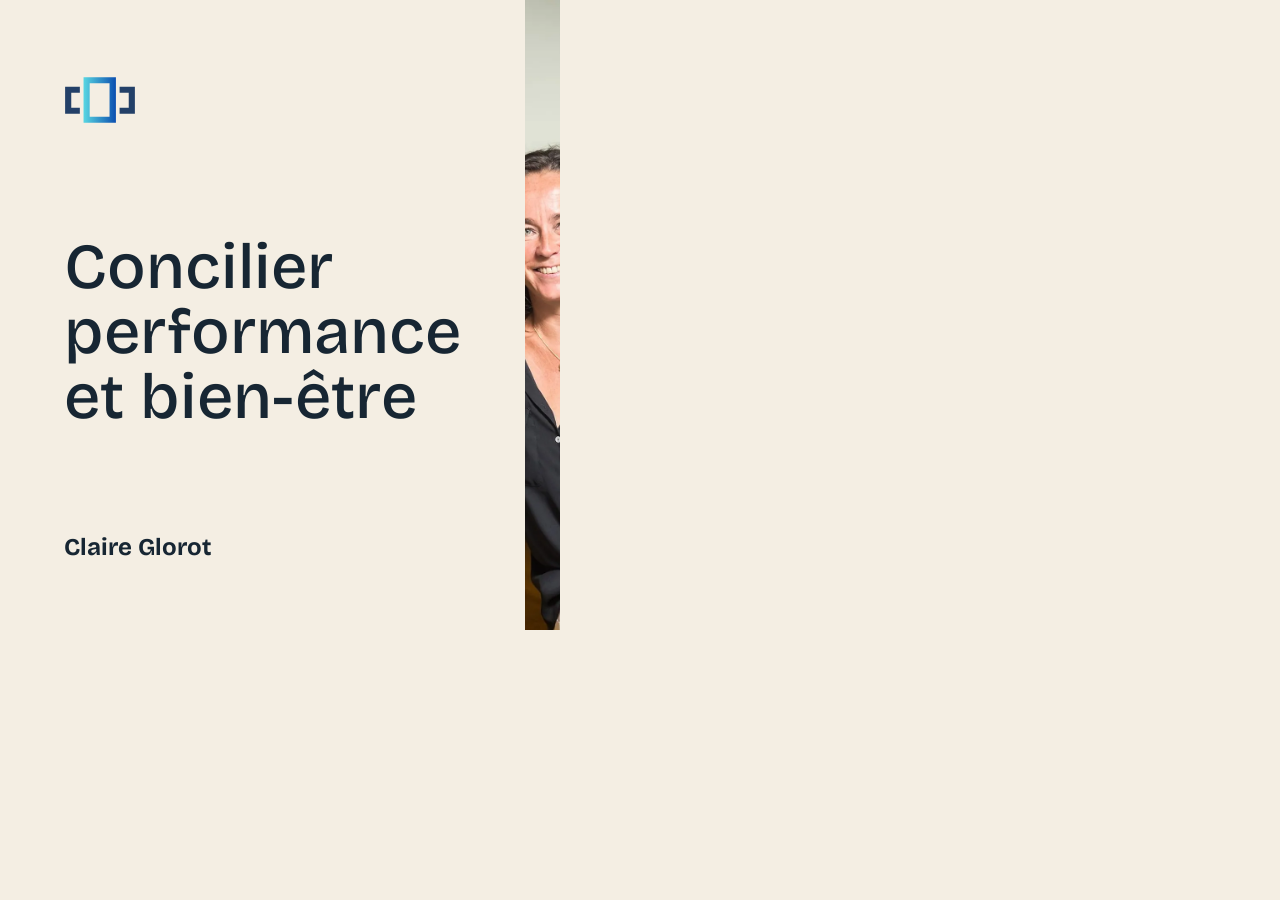
<file: _partage/accueil-fr.html>
<!doctype html>
<html lang="fr"><head><meta charset="utf-8">
<link rel="stylesheet" href="/assets/css/socle.css"><link rel="stylesheet" href="/assets/css/site.css">
<style>:root{--fond:#F4EEE3;--texte:#172633}
html,body{margin:0;width:1200px;height:630px;overflow:hidden;background:var(--fond);color:var(--texte)}
.carte{display:grid;grid-template-columns:1fr 1fr;width:1200px;height:630px}
.carte-texte{display:flex;flex-direction:column;justify-content:space-between;padding:64px}
.carte-texte img{width:72px;height:72px}
.carte-titre{font-family:var(--police-titres);font-size:64px;line-height:1.02;margin:0;text-wrap:balance}
.carte-nom{font-size:24px;font-weight:600;margin:0}
.carte-image{background:center/cover no-repeat}</style>
</head><body>
<div class="carte">
  <div class="carte-texte">
    <img src="/assets/images/logo.svg" alt="">
    <p class="carte-titre">Concilier performance et bien-être</p>
    <p class="carte-nom">Claire Glorot</p>
  </div>
  <div class="carte-image" style="background-image:url('/assets/images/claire-portrait-1200.webp')"></div>
</div>
</body></html>
</file>
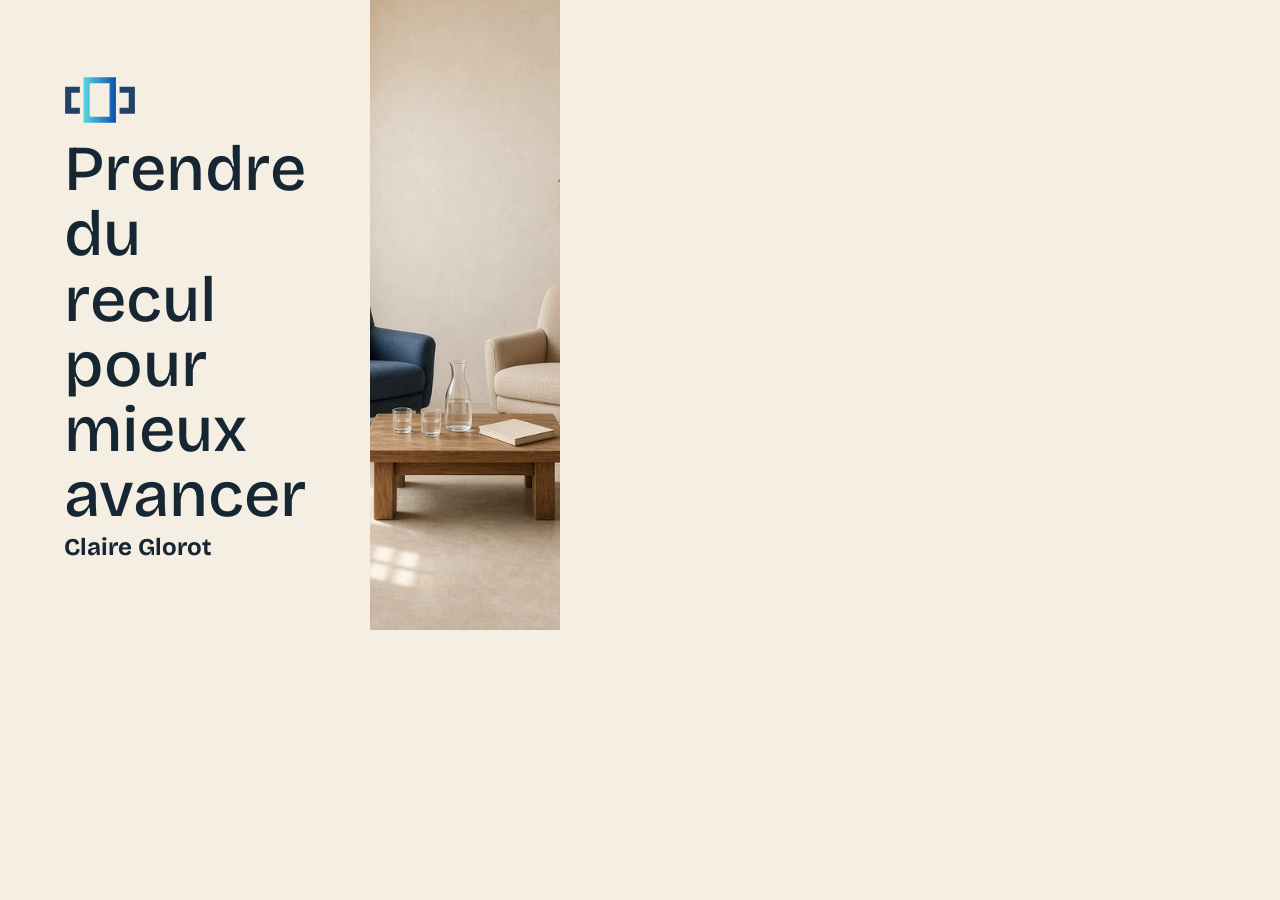
<file: _partage/coaching-fr.html>
<!doctype html>
<html lang="fr"><head><meta charset="utf-8">
<link rel="stylesheet" href="/assets/css/socle.css"><link rel="stylesheet" href="/assets/css/site.css">
<style>:root{--fond:#F4EEE3;--texte:#172633}
html,body{margin:0;width:1200px;height:630px;overflow:hidden;background:var(--fond);color:var(--texte)}
.carte{display:grid;grid-template-columns:1fr 1fr;width:1200px;height:630px}
.carte-texte{display:flex;flex-direction:column;justify-content:space-between;padding:64px}
.carte-texte img{width:72px;height:72px}
.carte-titre{font-family:var(--police-titres);font-size:64px;line-height:1.02;margin:0;text-wrap:balance}
.carte-nom{font-size:24px;font-weight:600;margin:0}
.carte-image{background:center/cover no-repeat}</style>
</head><body>
<div class="carte">
  <div class="carte-texte">
    <img src="/assets/images/logo.svg" alt="">
    <p class="carte-titre">Prendre du recul pour mieux avancer</p>
    <p class="carte-nom">Claire Glorot</p>
  </div>
  <div class="carte-image" style="background-image:url('/assets/images/grok/coaching-ouverture-1280.webp')"></div>
</div>
</body></html>
</file>
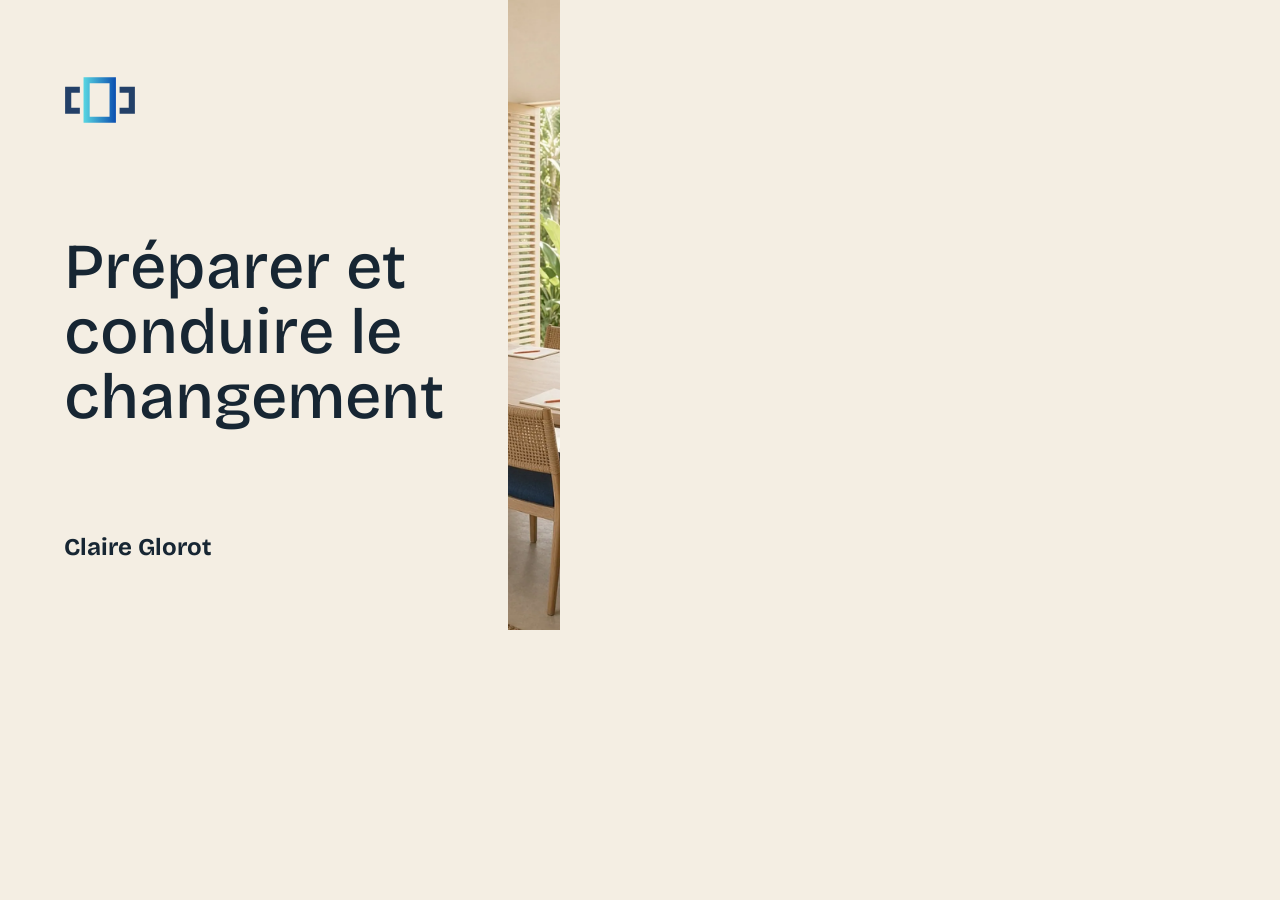
<file: _partage/conseil-fr.html>
<!doctype html>
<html lang="fr"><head><meta charset="utf-8">
<link rel="stylesheet" href="/assets/css/socle.css"><link rel="stylesheet" href="/assets/css/site.css">
<style>:root{--fond:#F4EEE3;--texte:#172633}
html,body{margin:0;width:1200px;height:630px;overflow:hidden;background:var(--fond);color:var(--texte)}
.carte{display:grid;grid-template-columns:1fr 1fr;width:1200px;height:630px}
.carte-texte{display:flex;flex-direction:column;justify-content:space-between;padding:64px}
.carte-texte img{width:72px;height:72px}
.carte-titre{font-family:var(--police-titres);font-size:64px;line-height:1.02;margin:0;text-wrap:balance}
.carte-nom{font-size:24px;font-weight:600;margin:0}
.carte-image{background:center/cover no-repeat}</style>
</head><body>
<div class="carte">
  <div class="carte-texte">
    <img src="/assets/images/logo.svg" alt="">
    <p class="carte-titre">Préparer et conduire le changement</p>
    <p class="carte-nom">Claire Glorot</p>
  </div>
  <div class="carte-image" style="background-image:url('/assets/images/grok/conseil-ouverture-1280.webp')"></div>
</div>
</body></html>
</file>
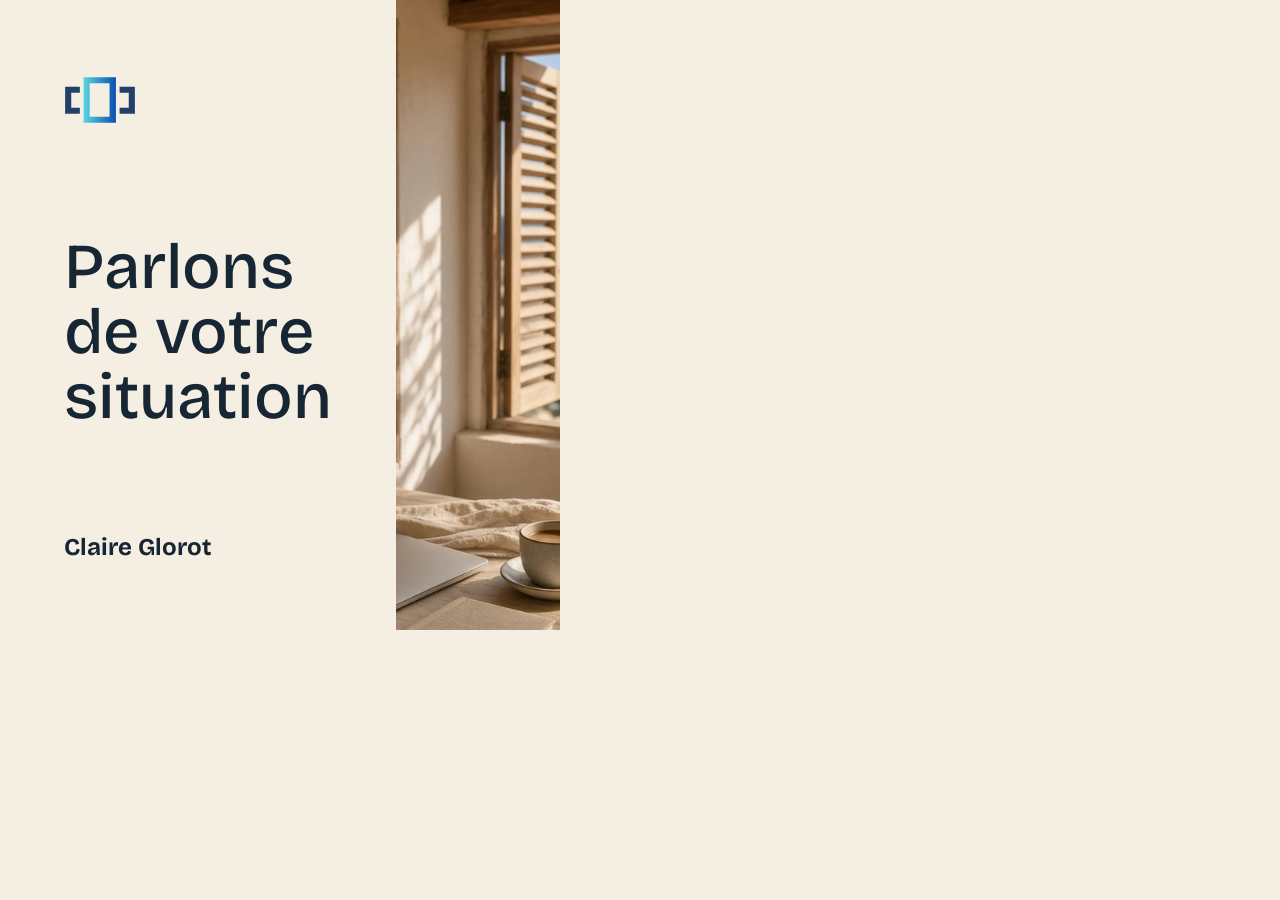
<file: _partage/contact-fr.html>
<!doctype html>
<html lang="fr"><head><meta charset="utf-8">
<link rel="stylesheet" href="/assets/css/socle.css"><link rel="stylesheet" href="/assets/css/site.css">
<style>:root{--fond:#F4EEE3;--texte:#172633}
html,body{margin:0;width:1200px;height:630px;overflow:hidden;background:var(--fond);color:var(--texte)}
.carte{display:grid;grid-template-columns:1fr 1fr;width:1200px;height:630px}
.carte-texte{display:flex;flex-direction:column;justify-content:space-between;padding:64px}
.carte-texte img{width:72px;height:72px}
.carte-titre{font-family:var(--police-titres);font-size:64px;line-height:1.02;margin:0;text-wrap:balance}
.carte-nom{font-size:24px;font-weight:600;margin:0}
.carte-image{background:center/cover no-repeat}</style>
</head><body>
<div class="carte">
  <div class="carte-texte">
    <img src="/assets/images/logo.svg" alt="">
    <p class="carte-titre">Parlons de votre situation</p>
    <p class="carte-nom">Claire Glorot</p>
  </div>
  <div class="carte-image" style="background-image:url('/assets/images/grok/contact-ouverture-1280.webp')"></div>
</div>
</body></html>
</file>
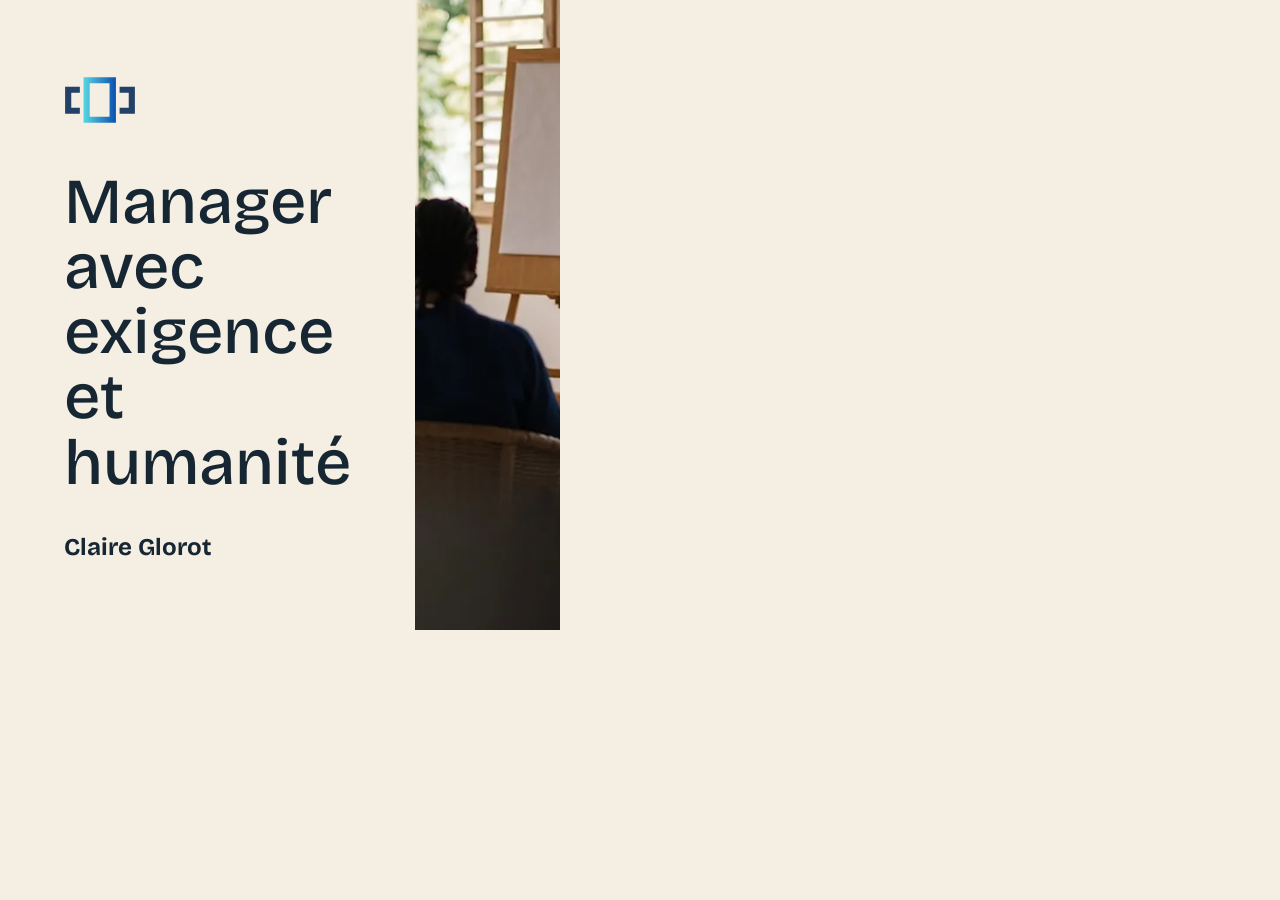
<file: _partage/formation-fr.html>
<!doctype html>
<html lang="fr"><head><meta charset="utf-8">
<link rel="stylesheet" href="/assets/css/socle.css"><link rel="stylesheet" href="/assets/css/site.css">
<style>:root{--fond:#F4EEE3;--texte:#172633}
html,body{margin:0;width:1200px;height:630px;overflow:hidden;background:var(--fond);color:var(--texte)}
.carte{display:grid;grid-template-columns:1fr 1fr;width:1200px;height:630px}
.carte-texte{display:flex;flex-direction:column;justify-content:space-between;padding:64px}
.carte-texte img{width:72px;height:72px}
.carte-titre{font-family:var(--police-titres);font-size:64px;line-height:1.02;margin:0;text-wrap:balance}
.carte-nom{font-size:24px;font-weight:600;margin:0}
.carte-image{background:center/cover no-repeat}</style>
</head><body>
<div class="carte">
  <div class="carte-texte">
    <img src="/assets/images/logo.svg" alt="">
    <p class="carte-titre">Manager avec exigence et humanité</p>
    <p class="carte-nom">Claire Glorot</p>
  </div>
  <div class="carte-image" style="background-image:url('/assets/images/grok/formation-ouverture-1280.webp')"></div>
</div>
</body></html>
</file>
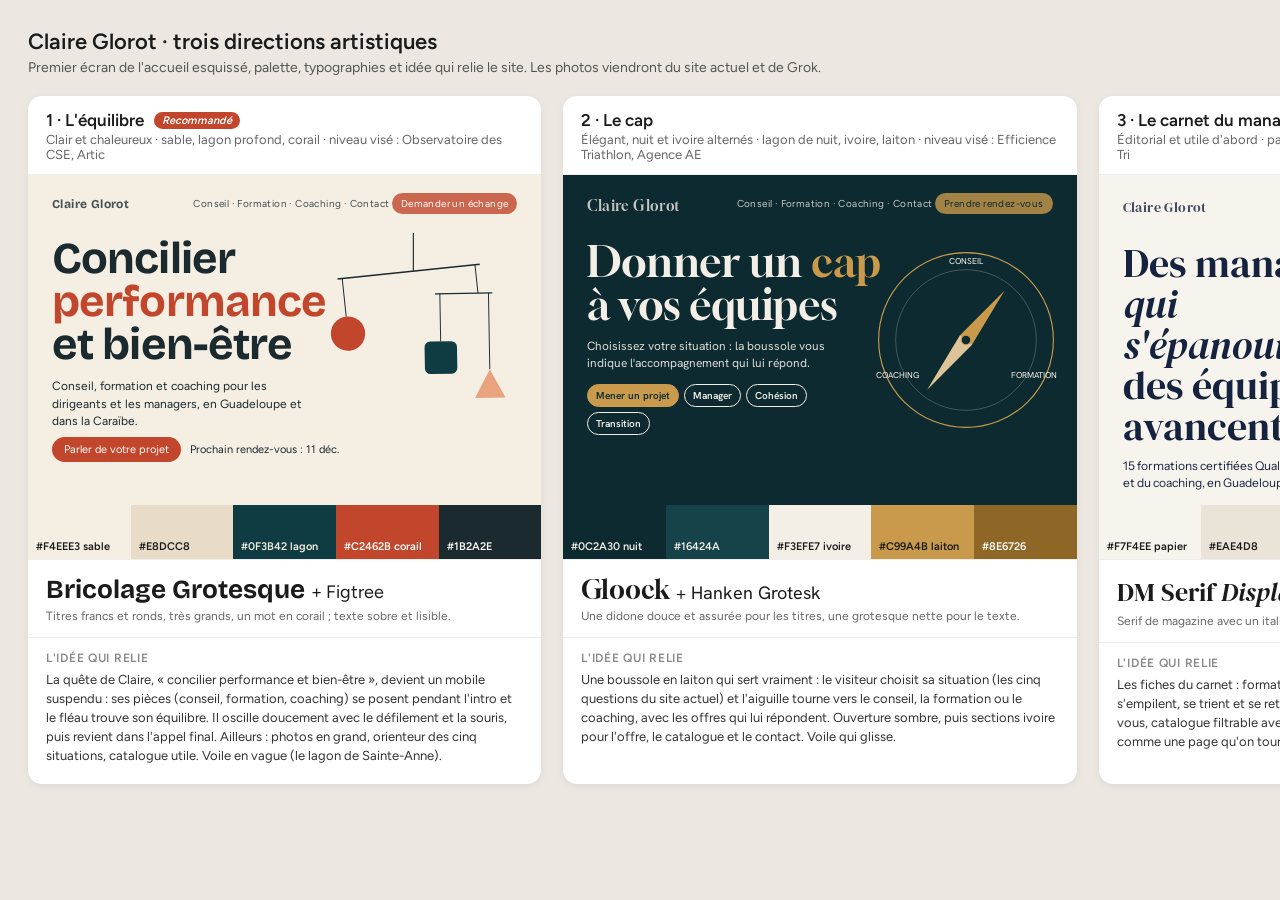
<file: _suivi/directions/directions.html>
<!DOCTYPE html><html lang="fr"><head><meta charset="utf-8"><title>Claire Glorot · directions artistiques</title><meta name="viewport" content="width=device-width,initial-scale=1"><style>
@font-face{font-family:Bricolage;font-weight:700;src:url([data-uri]) format('woff2')}
@font-face{font-family:Bricolage;font-weight:500;src:url([data-uri]) format('woff2')}
@font-face{font-family:Figtree;font-weight:400;src:url([data-uri]) format('woff2')}
@font-face{font-family:Figtree;font-weight:600;src:url([data-uri]) format('woff2')}
@font-face{font-family:Gloock;font-weight:400;src:url([data-uri]) format('woff2')}
@font-face{font-family:Hanken;font-weight:400;src:url([data-uri]) format('woff2')}
@font-face{font-family:Hanken;font-weight:600;src:url([data-uri]) format('woff2')}
@font-face{font-family:DMSerif;font-weight:400;src:url([data-uri]) format('woff2')}
@font-face{font-family:DMSerif;font-weight:400;font-style:italic;src:url([data-uri]) format('woff2')}
@font-face{font-family:Instrument;font-weight:400;src:url([data-uri]) format('woff2')}
@font-face{font-family:Instrument;font-weight:600;src:url([data-uri]) format('woff2')}
</style></head><body>
<style>
*{box-sizing:border-box;margin:0}
body{background:#ECE8E1;font-family:Figtree,sans-serif;color:#1b1b1b;padding:28px;width:1640px}
h1{font:600 22px Figtree;margin-bottom:4px}
.sous{font-size:14px;color:#555;margin-bottom:20px}
.grille{display:grid;grid-template-columns:repeat(3,1fr);gap:22px}
.dir{background:#fff;border-radius:14px;overflow:hidden;box-shadow:0 2px 10px rgba(0,0,0,.06)}
.tete{padding:14px 18px 12px;border-bottom:1px solid #eee}
.tete b{font-size:17px}.tete span{display:block;font-size:13px;color:#666;margin-top:2px}
.ecran{height:330px;position:relative;overflow:hidden;padding:22px 24px}
.nav{display:flex;justify-content:space-between;font-size:10px;letter-spacing:.04em;opacity:.8;margin-bottom:26px}
.nav i{font-style:normal;padding:4px 9px;border-radius:99px}
.pal{display:flex;gap:0;height:54px}
.pal div{flex:1;display:flex;align-items:flex-end;padding:6px 8px;font:600 11px Figtree}
.typo{padding:14px 18px;border-top:1px solid #eee}
.typo p{font-size:12px;color:#666;margin-top:4px}
.idee{padding:12px 18px 18px;font-size:13px;line-height:1.45;color:#333;border-top:1px solid #eee}
.idee b{display:block;font-size:12px;letter-spacing:.06em;text-transform:uppercase;color:#888;margin-bottom:4px}
.reco{display:inline-block;background:#C2462B;color:#fff;font-size:11px;padding:2px 8px;border-radius:99px;margin-left:6px;vertical-align:2px}
</style>
<h1>Claire Glorot · trois directions artistiques</h1>
<p class="sous">Premier écran de l'accueil esquissé, palette, typographies et idée qui relie le site. Les photos viendront du site actuel et de Grok.</p>
<div class="grille">

<!-- 1 -->
<div class="dir">
 <div class="tete"><b>1 · L'équilibre <em class="reco">Recommandé</em></b><span>Clair et chaleureux · sable, lagon profond, corail · niveau visé : Observatoire des CSE, Artic</span></div>
 <div class="ecran" style="background:#F4EEE3;color:#1B2A2E">
  <div class="nav"><span style="font:700 12px Bricolage">Claire Glorot</span><span>Conseil · Formation · Coaching · Contact <i style="background:#C2462B;color:#fff">Demander un échange</i></span></div>
  <div style="font:700 44px/0.98 Bricolage;letter-spacing:-.02em;max-width:300px">Concilier <span style="color:#C2462B">performance</span> et bien-être</div>
  <p style="font-size:12px;max-width:250px;margin-top:12px;line-height:1.45">Conseil, formation et coaching pour les dirigeants et les managers, en Guadeloupe et dans la Caraïbe.</p>
  <p style="margin-top:12px;font-size:11px"><i style="font-style:normal;background:#C2462B;color:#fff;padding:6px 12px;border-radius:99px">Parler de votre projet</i> &nbsp; Prochain rendez-vous : 11 déc.</p>
  <svg viewBox="20 0 215 235" style="position:absolute;right:18px;top:58px;width:205px">
   <line x1="120" y1="0" x2="120" y2="40" stroke="#1B2A2E" stroke-width="1.2"/>
   <g transform="rotate(-6 120 40)"><line x1="40" y1="40" x2="190" y2="40" stroke="#1B2A2E" stroke-width="1.6"/>
    <line x1="45" y1="40" x2="45" y2="80" stroke="#1B2A2E"/><circle cx="45" cy="98" r="18" fill="#C2462B"/>
    <line x1="185" y1="40" x2="185" y2="70" stroke="#1B2A2E"/>
    <g transform="rotate(5 185 70)"><line x1="140" y1="70" x2="200" y2="70" stroke="#1B2A2E" stroke-width="1.4"/>
     <line x1="145" y1="70" x2="145" y2="120" stroke="#1B2A2E"/><rect x="128" y="120" width="34" height="34" rx="6" fill="#0F3B42"/>
     <line x1="196" y1="70" x2="196" y2="150" stroke="#1B2A2E"/><path d="M196 150 l16 30 h-32z" fill="#E9A37E"/></g></g>
   
   
  </svg>
 </div>
 <div class="pal"><div style="background:#F4EEE3">#F4EEE3 sable</div><div style="background:#E8DCC8">#E8DCC8</div><div style="background:#0F3B42;color:#F4EEE3">#0F3B42 lagon</div><div style="background:#C2462B;color:#fff">#C2462B corail</div><div style="background:#1B2A2E;color:#fff">#1B2A2E</div></div>
 <div class="typo"><div style="font:700 26px Bricolage">Bricolage Grotesque <span style="font:400 18px Figtree">+ Figtree</span></div><p>Titres francs et ronds, très grands, un mot en corail ; texte sobre et lisible.</p></div>
 <div class="idee"><b>L'idée qui relie</b>La quête de Claire, « concilier performance et bien-être », devient un mobile suspendu : ses pièces (conseil, formation, coaching) se posent pendant l'intro et le fléau trouve son équilibre. Il oscille doucement avec le défilement et la souris, puis revient dans l'appel final. Ailleurs : photos en grand, orienteur des cinq situations, catalogue utile. Voile en vague (le lagon de Sainte-Anne).</div>
</div>

<!-- 2 -->
<div class="dir">
 <div class="tete"><b>2 · Le cap</b><span>Élégant, nuit et ivoire alternés · lagon de nuit, ivoire, laiton · niveau visé : Efficience Triathlon, Agence AE</span></div>
 <div class="ecran" style="background:#0C2A30;color:#F3EFE7">
  <div class="nav"><span style="font:400 14px Gloock">Claire Glorot</span><span>Conseil · Formation · Coaching · Contact <i style="background:#C99A4B;color:#0C2A30">Prendre rendez-vous</i></span></div>
  <div style="font:400 42px/1.02 Gloock;max-width:300px">Donner un <span style="color:#C99A4B">cap</span> à vos équipes</div>
  <p style="font:400 12px/1.45 Hanken;max-width:240px;margin-top:12px;opacity:.9">Choisissez votre situation : la boussole vous indique l'accompagnement qui lui répond.</p>
  <div style="display:flex;flex-wrap:wrap;gap:5px;max-width:250px;margin-top:12px;font:600 10px Hanken">
   <i style="font-style:normal;border:1px solid #C99A4B;padding:4px 8px;border-radius:99px;background:#C99A4B;color:#0C2A30">Mener un projet</i><i style="font-style:normal;border:1px solid #F3EFE7;padding:4px 8px;border-radius:99px">Manager</i><i style="font-style:normal;border:1px solid #F3EFE7;padding:4px 8px;border-radius:99px">Cohésion</i><i style="font-style:normal;border:1px solid #F3EFE7;padding:4px 8px;border-radius:99px">Transition</i></div>
  <svg viewBox="0 0 200 200" style="position:absolute;right:16px;top:70px;width:190px">
   <circle cx="100" cy="100" r="92" fill="none" stroke="#C99A4B" stroke-width="1.2"/><circle cx="100" cy="100" r="74" fill="none" stroke="#F3EFE7" stroke-opacity=".25"/>
   <g font-family="Hanken" font-size="9" fill="#F3EFE7" text-anchor="middle"><text x="100" y="20">CONSEIL</text><text x="172" y="140">FORMATION</text><text x="28" y="140">COACHING</text></g>
   <g transform="rotate(38 100 100)"><path d="M100 34 L108 100 L100 166 L92 100Z" fill="#C99A4B"/><path d="M100 100 L108 100 L100 166 L92 100Z" fill="#F3EFE7" opacity=".5"/></g>
   <circle cx="100" cy="100" r="5" fill="#0C2A30" stroke="#C99A4B"/>
  </svg>
 </div>
 <div class="pal"><div style="background:#0C2A30;color:#F3EFE7">#0C2A30 nuit</div><div style="background:#16424A;color:#F3EFE7">#16424A</div><div style="background:#F3EFE7">#F3EFE7 ivoire</div><div style="background:#C99A4B">#C99A4B laiton</div><div style="background:#8E6726;color:#fff">#8E6726</div></div>
 <div class="typo"><div style="font:400 26px Gloock">Gloock <span style="font:400 18px Hanken">+ Hanken Grotesk</span></div><p>Une didone douce et assurée pour les titres, une grotesque nette pour le texte.</p></div>
 <div class="idee"><b>L'idée qui relie</b>Une boussole en laiton qui sert vraiment : le visiteur choisit sa situation (les cinq questions du site actuel) et l'aiguille tourne vers le conseil, la formation ou le coaching, avec les offres qui lui répondent. Ouverture sombre, puis sections ivoire pour l'offre, le catalogue et le contact. Voile qui glisse.</div>
</div>

<!-- 3 -->
<div class="dir">
 <div class="tete"><b>3 · Le carnet du manager</b><span>Éditorial et utile d'abord · papier, bleu nuit, jaune soleil · niveau visé : Nolanis, Fit-Tri</span></div>
 <div class="ecran" style="background:#F7F4EE;color:#15233F">
  <div class="nav"><span style="font:400 14px DMSerif">Claire Glorot</span><span>Conseil · Formation · Coaching · Contact <i style="background:#F0B429;color:#15233F">Demander un devis</i></span></div>
  <div style="font:400 40px/1.02 DMSerif;max-width:290px">Des managers <em style="font-style:italic">qui s'épanouissent,</em> des équipes qui avancent</div>
  <p style="font:400 12px/1.45 Instrument;max-width:250px;margin-top:10px">15 formations certifiées Qualiopi, du conseil et du coaching, en Guadeloupe.</p>
  <div style="position:absolute;right:20px;top:66px;width:200px">
   <div style="background:#fff;border:1px solid #15233F22;border-radius:8px;padding:10px;transform:rotate(-4deg);box-shadow:0 6px 16px #15233F18;font:400 10px Instrument"><b style="font:400 15px DMSerif">Management niveau 1</b><br>3 jours · 21 h · 1 485 € net</div>
   <div style="background:#15233F;color:#F7F4EE;border-radius:8px;padding:10px;transform:rotate(3deg);margin-top:4px;font:400 10px Instrument"><b style="font:400 15px DMSerif">Leadership au féminin</b><br>Petit-déjeuner · 11 déc. · 42 € net</div>
   <div style="background:#F0B429;border-radius:8px;padding:10px;transform:rotate(-2deg);margin-top:4px;font:400 10px Instrument"><b style="font:400 15px DMSerif">Prévenir les conflits</b><br>2 jours · 14 h · 990 € net</div>
  </div>
 </div>
 <div class="pal"><div style="background:#F7F4EE">#F7F4EE papier</div><div style="background:#EAE4D8">#EAE4D8</div><div style="background:#15233F;color:#F7F4EE">#15233F nuit</div><div style="background:#F0B429">#F0B429 soleil</div><div style="background:#2C7A86;color:#fff">#2C7A86</div></div>
 <div class="typo"><div style="font:400 26px DMSerif">DM Serif <em>Display</em> <span style="font:400 18px Instrument">+ Instrument Sans</span></div><p>Serif de magazine avec un italique expressif ; texte net et moderne.</p></div>
 <div class="idee"><b>L'idée qui relie</b>Les fiches du carnet : formations, rendez-vous et prestations sont des fiches qui s'empilent, se trient et se retournent. L'accueil s'ouvre sur l'utile (prochain rendez-vous, catalogue filtrable avec prix et durées), puis l'offre et Claire. Voile qui glisse comme une page qu'on tourne.</div>
</div>
</div></body></html>
</file>
<file: assets/css/socle.css>
/* Socle : règles communes à toutes les maquettes. Le style du projet va dans site.css.
   Les couleurs et polices du projet se règlent par les variables ci-dessous (redéfinies dans site.css). */
:root {
  --police-titres: Georgia, 'Times New Roman', serif;
  --police-texte: system-ui, -apple-system, 'Segoe UI', Roboto, sans-serif;
  --accent: #b3361f;
  --texte-doux: color-mix(in srgb, var(--texte) 78%, var(--fond));
  --ligne: color-mix(in srgb, var(--texte) 18%, var(--fond));
  --gouttiere: clamp(16px, 4vw, 48px);
  --largeur: 1240px;
  --rayon: 6px;
  --duree: .7s;
  --courbe: cubic-bezier(.22, 1, .36, 1);
}

*, *::before, *::after { box-sizing: border-box; }
html { -webkit-text-size-adjust: 100%; text-size-adjust: 100%; }
body {
  font-family: var(--police-texte); font-size: clamp(1rem, .96rem + .2vw, 1.125rem); line-height: 1.6;
  padding-bottom: var(--barres-h); overflow-x: clip;
}
img, picture, video, canvas, svg { display: block; max-width: 100%; }
img, video { height: auto; }
h1, h2, h3, h4 { font-family: var(--police-titres); line-height: 1.08; margin: 0 0 .5em; text-wrap: balance; font-weight: 600; }
p, li, dd, figcaption { text-wrap: pretty; }
p { margin: 0 0 1em; }
a { color: inherit; }
a[href^="mailto:"] { overflow-wrap: anywhere; }
button, input, select, textarea { font: inherit; color: inherit; }
button { cursor: pointer; }
:where(a, button, input, select, textarea, summary, [tabindex]) { -webkit-tap-highlight-color: transparent; }
:focus { outline: none; }
:focus-visible { outline: 3px solid var(--accent); outline-offset: 3px; border-radius: 2px; }
[id] { scroll-margin-top: calc(var(--entete-h) + 12px); scroll-margin-bottom: calc(var(--barres-h) + 12px); }
/* Lien profond vers une scène qui cache l'en-tête : elle arrive tout en haut de l'écran (comme aller() du socle). */
html.js:not(.secours) :is([data-entete-cache], [data-entete-cache] [id], [data-fx="plein-ecran"], [data-fx="plein-ecran"] [id]) { scroll-margin-top: 0; }
[hidden] { display: none !important; }

.visuellement-cache {
  position: absolute !important; width: 1px; height: 1px; padding: 0; margin: -1px;
  overflow: hidden; clip: rect(0 0 0 0); white-space: nowrap; border: 0;
}
.evitement {
  position: fixed; left: 12px; top: 12px; z-index: 1000; padding: 12px 16px; background: var(--texte); color: var(--fond);
  transform: translateY(-160%); text-decoration: none;
}
.evitement:focus-visible { transform: none; }
.conteneur { width: min(100% - 2 * var(--gouttiere), var(--largeur)); margin-inline: auto; }
.chiffres { font-variant-numeric: tabular-nums; }

/* Boutons : zones tactiles d'au moins 44 px. */
.bouton {
  display: inline-flex; align-items: center; justify-content: center; gap: .5em;
  min-height: 48px; min-width: 44px; padding: .7em 1.4em; border-radius: 999px;
  background: var(--accent); color: var(--fond); text-decoration: none; font-weight: 600; border: 0;
  line-height: 1.2; text-align: center;
}
.bouton--contour { background: transparent; color: inherit; box-shadow: inset 0 0 0 2px currentColor; }
.bouton[disabled] { opacity: .55; cursor: not-allowed; }

/* Apparitions : cachées par le style critique jusqu'à .vu, jamais recachées. */
html.js:not(.secours):not([data-arrivee="retour"]) [data-anime]:not([data-anime="gsap"]) {
  transform: translate3d(0, 1.2rem, 0);
  transition: opacity var(--duree) var(--courbe) var(--delai, 0s), transform var(--duree) var(--courbe) var(--delai, 0s);
}
html.js:not(.secours):not([data-arrivee="retour"]) [data-anime]:not([data-anime="gsap"]).vu { transform: none; }

/* Bibliothèque d'effets (effets.js). Apparitions : le bloc lui-même ne glisse pas, ce sont ses parties qui arrivent.
   Mêmes conditions que les apparitions : en secours, au retour et sans JavaScript, état final direct.
   Les transitions ne valent que pendant l'arrivée (.fx-fini ensuite) : celles du projet reprennent la main. */
html.js:not(.secours):not([data-arrivee="retour"]) :is([data-anime="lignes"], [data-anime="mots"], [data-anime="lettres"], [data-anime="cascade"]):not([data-anime="gsap"]) {
  transform: none; transition: opacity .25s linear var(--delai, 0s);
}
/* Masques des lignes : découpe par clip-path, débordante en haut et sur les côtés (accents), un peu en bas (jambages),
   au lieu d'un overflow et de marges : la mise en page ne change pas d'un pixel pendant la découpe. La ligne part
   d'assez bas (135 %) pour rester invisible malgré le débord du bas. */
.fx-ligne-mask { overflow: visible !important; clip-path: inset(-.4em -.6em -.2em -.6em); }
html.js:not(.secours):not([data-arrivee="retour"]) [data-anime="lignes"] .fx-ligne {
  transform: translate3d(0, 135%, 0); transition: transform 1s var(--courbe) calc(var(--delai, 0s) + var(--i, 0) * 90ms);
}
html.js:not(.secours):not([data-arrivee="retour"]) [data-anime="lignes"].vu .fx-ligne { transform: none; }
html.js:not(.secours):not([data-arrivee="retour"]) [data-anime="mots"] .fx-mot {
  opacity: 0; transform: translate3d(0, .5em, 0);
  transition: opacity .6s var(--courbe) calc(var(--delai, 0s) + var(--i, 0) * 35ms), transform .7s var(--courbe) calc(var(--delai, 0s) + var(--i, 0) * 35ms);
}
html.js:not(.secours):not([data-arrivee="retour"]) [data-anime="mots"].vu .fx-mot { opacity: 1; transform: none; }
/* Lettres : chaque mot reste d'un bloc (jamais coupé en fin de ligne), les lettres basculent en place. */
[data-anime="lettres"] :is(.fx-mot-l, .fx-lettre) { display: inline-block; }
html.js:not(.secours):not([data-arrivee="retour"]) [data-anime="lettres"] .fx-lettre {
  opacity: 0; transform: translate3d(0, .55em, 0) rotate(12deg); transform-origin: 0 100%;
  transition: opacity .5s var(--courbe) calc(var(--delai, 0s) + var(--i, 0) * 18ms), transform .8s var(--courbe) calc(var(--delai, 0s) + var(--i, 0) * 18ms);
}
html.js:not(.secours):not([data-arrivee="retour"]) [data-anime="lettres"].vu .fx-lettre { opacity: 1; transform: none; }
html.js:not(.secours):not([data-arrivee="retour"]) [data-anime="cascade"] > * { opacity: 0; transform: translate3d(0, 1.8rem, 0); }
html.js:not(.secours):not([data-arrivee="retour"]) [data-anime="cascade"]:not(.fx-fini) > * {
  transition: opacity .7s var(--courbe) calc(var(--delai, 0s) + var(--i, 0) * 80ms), transform .9s var(--courbe) calc(var(--delai, 0s) + var(--i, 0) * 80ms);
}
html.js:not(.secours):not([data-arrivee="retour"]) [data-anime="cascade"].vu > * { opacity: 1; transform: none; }
/* Rideau : règle aussi précise que celle des apparitions (sinon sa transition de découpe serait écrasée). */
html.js:not(.secours):not([data-arrivee="retour"]) [data-anime="rideau"]:not([data-anime="gsap"]) {
  transform: none; clip-path: inset(0 0 100% 0);
}
html.js:not(.secours):not([data-arrivee="retour"]) [data-anime="rideau"]:not([data-anime="gsap"]):not(.fx-fini) {
  transition: opacity .25s linear var(--delai, 0s), clip-path 1.2s cubic-bezier(.77, 0, .18, 1) var(--delai, 0s);
}
html.js:not(.secours):not([data-arrivee="retour"]) [data-anime="rideau"]:not([data-anime="gsap"]).vu { clip-path: inset(0 0 0 0); }
html.js:not(.secours):not([data-arrivee="retour"]) [data-anime="rideau"]:not([data-fx]) > :is(picture, video) { transform: scale(1.14); }
html.js:not(.secours):not([data-arrivee="retour"]) [data-anime="rideau"]:not([data-fx]):not(.fx-fini) > :is(picture, video) { transition: transform 1.6s var(--courbe) var(--delai, 0s); }
html.js:not(.secours):not([data-arrivee="retour"]) [data-anime="rideau"].vu:not([data-fx]) > :is(picture, video) { transform: none; }
/* Effets liés au défilement : l'image déplacée par GSAP n'a aucune transition CSS (une seule source par propriété). */
[data-fx="parallaxe"] > :is(picture, video, img), [data-fx="zoom"] > :is(picture, video, img) { transition: none; }
/* WebGL « onde » : le canvas, calé sur l'image, n'est visible que pendant le mouvement ; au repos, l'image d'origine, nette. */
[data-fx="onde"] { position: relative; }
.fx-onde { position: absolute; left: 0; top: 0; width: 100%; height: 100%; pointer-events: none; opacity: 0; transition: opacity .3s linear; }
.fx-onde--actif { opacity: 1; transition-duration: .12s; }
/* Image qui s'ouvre en plein écran : section haute, cadre collant en haut de l'écran (sticky, pas d'épinglage GSAP).
   En secours et sans JavaScript : image entière dans une section normale (règles [data-collant]). */
html.js:not(.secours) [data-fx="plein-ecran"] { position: relative; height: var(--fx-longueur, 260svh); }
html.js:not(.secours) [data-fx="plein-ecran"] > [data-collant] { position: sticky; top: 0; height: 100vh; height: 100svh; overflow: hidden; }
[data-fx="plein-ecran"] > [data-collant] > .media, [data-fx="plein-ecran"] [data-fx-cible] { width: 100%; height: 100%; border-radius: 0; }
:is(html.secours, html:not(.js)) [data-fx="plein-ecran"] [data-fx-cible] { height: 100svh; }
/* Mots géants : la rangée garde sa largeur (mots répétés au besoin) et ne sort jamais de son bandeau.
   En secours et sans JavaScript, les mots passent à la ligne : rien n'est coupé. */
[data-fx="mots-geants"] { overflow: hidden; overflow: clip; }
[data-fx="mots-geants"] [data-fx-rangee] { width: max-content; white-space: nowrap; margin: 0; }
:is(html.secours, html:not(.js)) [data-fx="mots-geants"] { overflow: visible; }
:is(html.secours, html:not(.js)) [data-fx="mots-geants"] [data-fx-rangee] { width: auto; white-space: normal; line-height: 1.2; }
/* Inclinaison selon la vitesse : GSAP seul tient la transformation (pas de transition CSS sur transform). */
[data-fx="vitesse"], [data-fx="mots-geants"] [data-fx-rangee] { transition-property: opacity, color, background-color, border-color, box-shadow !important; }

/* Effets au survol : au premier survol, GSAP prend la main sur la transformation (classe fx-survol) :
   plus aucune transition CSS sur transform pour cet élément. */
.fx-survol { transition-property: opacity, color, background-color, border-color, box-shadow !important; }

[data-boucle-css].hors-ecran, [data-boucle-css].hors-ecran *, [data-boucle-css].en-pause, [data-boucle-css].en-pause * { animation-play-state: paused !important; }

/* En-tête : opaque, jamais coupé, se cache en descendant. */
[data-entete] {
  position: fixed; inset: 0 0 auto; z-index: 800; background: var(--fond);
  border-bottom: 1px solid var(--ligne); transition: transform .35s var(--courbe);
}
html.entete-cache [data-entete], html.scene-sans-entete:not(.menu-ouvert) [data-entete] { transform: translateY(-100%); }
.entete-rangee {
  display: flex; align-items: center; gap: clamp(8px, 2vw, 28px);
  min-height: 64px; padding: 8px var(--gouttiere); max-width: calc(var(--largeur) + 2 * var(--gouttiere)); margin-inline: auto;
}
.entete-logo { display: inline-flex; align-items: center; gap: .6em; min-height: 44px; text-decoration: none; font-weight: 700; flex: none; }
.entete-logo img { width: 36px; height: 36px; }
[data-nav] { flex: 1 1 auto; min-width: 0; display: flex; justify-content: flex-end; }
[data-nav] ul { display: flex; gap: clamp(12px, 2vw, 28px); list-style: none; margin: 0; padding: 0; min-width: 0; overflow: hidden; white-space: nowrap; }
/* Un lien de navigation ne passe jamais à la ligne : sinon il « tient » sur deux lignes et le relais
   (deuxième rangée, bouton Menu) ne se déclenche pas. */
[data-nav] a { display: inline-flex; align-items: center; min-height: 44px; text-decoration: none; white-space: nowrap; }
[data-nav] a[aria-current] { text-decoration: underline; text-underline-offset: .35em; text-decoration-thickness: 2px; }
.entete-actions { display: flex; align-items: center; gap: 8px; flex: none; }
.entete-actions .bouton { min-height: 44px; padding-inline: 1.1em; }
.entete-langue { display: inline-flex; align-items: center; justify-content: center; min-width: 44px; min-height: 44px; text-decoration: none; font-weight: 600; text-transform: uppercase; }
[data-menu-bouton] { display: none; min-height: 44px; min-width: 44px; padding: 0 14px; border: 0; border-radius: 999px; background: var(--texte); color: var(--fond); font-weight: 600; }
html.nav-compacte [data-nav] { display: none; }
html.nav-compacte [data-menu-bouton] { display: inline-flex; align-items: center; }
html.nav-compacte .entete-actions { margin-left: auto; }
/* Dès 900 px, les liens qui ne tiennent pas à côté du logo passent sur une deuxième rangée (entete.js) :
   jamais le bouton Menu seul sur ordinateur. L'en-tête est plus haut : --entete-h suit (mesures.js). */
html.nav-deux-rangees .entete-rangee { flex-wrap: wrap; row-gap: 0; }
html.nav-deux-rangees [data-nav] { order: 3; flex: 1 0 100%; justify-content: flex-start; border-top: 1px solid var(--ligne); }
html.nav-deux-rangees .entete-actions { margin-left: auto; }
html.nav-deux-lignes [data-nav] ul { flex-wrap: wrap; row-gap: 0; column-gap: clamp(12px, 1.6vw, 24px); }
@media (max-width: 520px) { .entete-actions .bouton { display: none; } }

/* Sans JavaScript : l'en-tête reste dans le flux (sa hauteur n'est pas mesurée, rien ne passe dessous).
   Dès 900 px, les liens passent à la ligne sous le logo ; en dessous, un lien Menu ouvre le menu plein écran
   par son ancre (#menu:target) et un lien Fermer le referme. */
.menu-sansjs, .menu-sansjs-fermer { display: none; }
html:not(.js) { --entete-h: 0px; }
html:not(.js) [data-entete] { position: relative; }
@media (min-width: 900px) {
  html:not(.js) .entete-rangee { flex-wrap: wrap; row-gap: 0; }
  html:not(.js) [data-nav] { order: 3; flex: 1 0 100%; justify-content: flex-start; }
  html:not(.js) [data-nav] ul { flex-wrap: wrap; column-gap: clamp(12px, 2vw, 28px); row-gap: 0; }
  html:not(.js) .entete-actions { margin-left: auto; }
}
@media (max-width: 899px) {
  html:not(.js) [data-nav] { display: none; }
  html:not(.js) .entete-actions { margin-left: auto; }
  html:not(.js) .menu-sansjs {
    display: inline-flex; align-items: center; min-height: 44px; min-width: 44px; padding: 0 14px; border-radius: 999px;
    background: var(--texte); color: var(--fond); font-weight: 600; text-decoration: none;
  }
}
html:not(.js) #menu:target { z-index: 810; visibility: visible; opacity: 1; transition: none; padding-top: 24px; }
html:not(.js) #menu:target li { opacity: 1; transform: none; transition: none; }
html:not(.js) #menu:target .menu-sansjs-fermer { display: block; margin: 0 0 16px; }
html:not(.js) .menu-sansjs-fermer a { display: inline-flex; align-items: center; min-height: 44px; font-weight: 600; }
/* Cible du lien Fermer : fixe, elle ne fait pas défiler la page quand le menu se referme. */
#menu-ferme { position: fixed; top: 0; left: 0; width: 1px; height: 1px; pointer-events: none; }
/* Sans JavaScript, la barre fixe du téléphone n'est pas mesurée : sa hauteur est réservée d'office. */
@media (max-width: 760px) { html:not(.js) { --barres-h: calc(65px + env(safe-area-inset-bottom)); } }

/* Menu : plein écran, liens qui arrivent l'un après l'autre. */
[data-menu] {
  position: fixed; inset: 0; z-index: 790; background: var(--menu-fond, var(--fond)); overflow-y: auto; overscroll-behavior: contain;
  padding: calc(var(--entete-h) + 24px) var(--gouttiere) calc(32px + var(--barres-h));
  visibility: hidden; opacity: 0; transition: opacity .3s var(--courbe), visibility 0s .3s;
}
html.menu-ouvert [data-menu] { visibility: visible; opacity: 1; transition: opacity .3s var(--courbe); }
html.menu-ouvert [data-entete] { transform: none; }
[data-menu] ul { list-style: none; margin: 0 0 32px; padding: 0; }
[data-menu] li { opacity: 0; transform: translateY(12px); transition: opacity .4s var(--courbe), transform .4s var(--courbe); transition-delay: calc(var(--i, 0) * 50ms + 80ms); }
html.menu-ouvert [data-menu] li { opacity: 1; transform: none; }
[data-menu] .menu-lien { display: flex; align-items: center; min-height: 52px; font-family: var(--police-titres); font-size: clamp(1.6rem, 7vw, 2.6rem); text-decoration: none; }
[data-menu] .menu-lien[aria-current] { color: var(--accent); }

/* Voile de transition (état de départ dans le style critique). */
[data-voile] { display: grid; place-items: center; color: var(--fond); }
.voile-contenu { display: grid; justify-items: center; gap: 12px; text-align: center; padding: var(--gouttiere); }
.voile-contenu img { width: 56px; height: 56px; }
[data-voile-libelle] { font-family: var(--police-titres); font-size: clamp(1.6rem, 5vw, 3rem); }
/* Forme « vague » : bords ondulés du voile (en haut à la montée, en bas au retrait), posés par le gabarit. */
[data-voile] .voile-vague { position: absolute; left: 0; width: 100%; height: clamp(60px, 12vh, 120px); fill: var(--voile-fond); pointer-events: none; }
[data-voile] .voile-vague--haut { bottom: calc(100% - 1px); transform-origin: 50% 100%; }
[data-voile] .voile-vague--bas { top: calc(100% - 1px); transform-origin: 50% 0; }
/* Trou qui s'ouvre dans le voile (forme « iris ») ou dans le panneau de l'intro (versObjet) :
   variables --cx, --cy (centre) et --trou (rayon), posées image par image par le socle. */
[data-voile].avec-trou, .ouverture-panneau.avec-trou {
  -webkit-mask: radial-gradient(circle at var(--cx, 50%) var(--cy, 50%), transparent var(--trou, -2px), #000 calc(var(--trou, -2px) + 1px));
          mask: radial-gradient(circle at var(--cx, 50%) var(--cy, 50%), transparent var(--trou, -2px), #000 calc(var(--trou, -2px) + 1px));
}

/* Barre fixe du téléphone : action principale et contact rapide. */
[data-barre-fixe] {
  position: fixed; inset: auto 0 0; z-index: 780; display: none; gap: 8px;
  padding: 8px var(--gouttiere) calc(8px + env(safe-area-inset-bottom)); background: var(--fond); border-top: 1px solid var(--ligne);
  transition: transform .3s var(--courbe);
}
[data-barre-fixe] .bouton { flex: 1; min-height: 48px; }
[data-barre-fixe].barre-masquee { transform: translateY(110%); }
@media (max-width: 760px) { [data-barre-fixe] { display: flex; } }

/* Écrans plein cadre et sections épinglées : tout tient dans la partie visible. */
.ecran {
  min-height: 100vh; min-height: 100svh; display: flex; flex-direction: column;
  padding-top: calc(var(--entete-h) + 16px); padding-bottom: calc(var(--barres-h) + 16px);
}
.ecran.epingle { height: 100vh; height: 100svh; min-height: 0; }
.ecran .piste { flex: 1 1 auto; min-height: 0; max-height: 820px; }

/* Scènes épinglées ou collantes du projet ([data-scene], .ecran.epingle) : en secours et sans
   JavaScript, plus rien n'est épinglé, la scène prend la hauteur de son contenu (au moins un écran) au lieu
   d'être coupée. Son cadre collant [data-collant] redevient un bloc normal. */
:is(html.secours, html:not(.js)) :is([data-scene], .ecran.epingle) { height: auto !important; min-height: 100svh; }
:is(html.secours, html:not(.js)) [data-collant] { position: relative !important; top: auto !important; height: auto !important; min-height: 100svh; }

/* Faces arrière d'un objet en 3D (verso d'une carte, dos d'un volet) : jamais visibles de dos ;
   en secours et sans JavaScript, l'objet est posé ouvert et son dos est retiré (sinon il recouvre le texte). */
[data-face="dos"] { backface-visibility: hidden; -webkit-backface-visibility: hidden; }
:is(html.secours, html:not(.js)) [data-face="dos"] { display: none !important; }

/* Écrans bas. 1366×768 et moins de 820 px de haut sur ordinateur : .masque-ecran-bas se retire (phrase
   d'introduction, surtitre, légende), pour que le premier écran et les scènes épinglées tiennent.
   Téléphone à l'horizontale et moins de 500 px de haut : .masque-ecran-tres-bas se retire aussi, et les
   écrans plein cadre se resserrent. Les tailles des titres d'ouverture se règlent dans site.css, dans les
   mêmes requêtes (@media (max-height: 820px) and (min-width: 761px), puis (max-height: 500px)). */
@media (max-height: 820px) and (min-width: 761px) { .masque-ecran-bas { display: none !important; } }
@media (max-height: 500px) {
  .masque-ecran-bas, .masque-ecran-tres-bas { display: none !important; }
  .ecran { padding-top: calc(var(--entete-h) + 8px); padding-bottom: calc(var(--barres-h) + 8px); }
}

/* Médias : cadrage réglé par --cadrage (object-position), mention des illustrations générées. */
.media { position: relative; margin: 0; overflow: hidden; border-radius: var(--rayon); background: color-mix(in srgb, var(--texte) 8%, var(--fond)); } /* jamais de case vide pendant le chargement */
.media picture { display: block; width: 100%; height: 100%; }
.media img, .media video { width: 100%; height: 100%; object-fit: cover; object-position: var(--cadrage, 50% 50%); }
@media (max-width: 760px) { .media img, .media video { object-position: var(--cadrage-mobile, var(--cadrage, 50% 50%)); } }
.mention-ia {
  position: absolute; right: 8px; bottom: 8px; z-index: 2; padding: 3px 8px; border-radius: 999px;
  background: rgba(0, 0, 0, .66); color: #fff; font: 600 12px/1.4 var(--police-texte); letter-spacing: .01em; pointer-events: none;
}

/* Formulaires. */
.champ { display: grid; gap: 6px; margin-bottom: 18px; }
.champ label { font-weight: 600; }
.champ input, .champ select, .champ textarea {
  min-height: 48px; padding: 10px 12px; border: 1px solid color-mix(in srgb, var(--texte) 45%, var(--fond)); border-radius: var(--rayon); background: var(--fond);
}
.champ [aria-invalid="true"] { border-color: #b00020; }
.champ-erreur { margin: 0; color: #b00020; font-size: .95rem; }
.mention-donnees { font-size: .9rem; color: var(--texte-doux); }
[data-message-envoi] { padding: 12px 16px; border-radius: var(--rayon); background: color-mix(in srgb, var(--accent) 12%, var(--fond)); }

/* Barre de lecture des pages longues. */
[data-barre-lecture] { position: fixed; left: 0; right: 0; top: var(--entete-h); height: 3px; z-index: 805; background: var(--accent); transform: scaleX(0); transform-origin: 0 50%; }
html.entete-cache [data-barre-lecture] { top: 0; }

/* Curseur personnalisé (souris uniquement, activé par data-curseur sur html). */
.curseur {
  position: fixed; left: -8px; top: -8px; z-index: 1001; width: 16px; height: 16px; border-radius: 50%;
  border: 2px solid var(--accent); pointer-events: none; opacity: 0; transition: opacity .2s, width .2s, height .2s, left .2s, top .2s;
}
html.curseur-actif .curseur { opacity: 1; }
.curseur.curseur-lien { width: 40px; height: 40px; left: -20px; top: -20px; }
.curseur.curseur-cache { opacity: 0 !important; }

/* Pied de page. */
.pied { padding: 56px 0 32px; border-top: 1px solid var(--ligne); }
.pied-grille { display: grid; gap: 32px; grid-template-columns: repeat(auto-fit, minmax(200px, 1fr)); }
.pied ul { list-style: none; margin: 0; padding: 0; }
.pied a, .pied button.lien { display: inline-flex; align-items: center; min-height: 44px; }
button.lien { background: none; border: 0; padding: 0; text-decoration: underline; text-underline-offset: .2em; }
.pied-bas { display: flex; flex-wrap: wrap; justify-content: space-between; gap: 12px; margin-top: 32px; font-size: .9rem; color: var(--texte-doux); }
</file>
<file: assets/css/modules.css>
/* Styles des modules de la bibliothèque (catalogue-filtres-flip, formulaire-par-etapes, offre-a-tiroirs), repris tels quels. */
.socle-sr { position: absolute; width: 1px; height: 1px; padding: 0; margin: -1px; overflow: hidden; clip: rect(0 0 0 0); white-space: nowrap; border: 0; }
.socle-cadre { width: min(100% - 2 * var(--espace), 1320px); margin-inline: auto; }
.socle-surtitre { font-family: var(--police-mono); font-size: max(12px, .78rem); letter-spacing: .12em; text-transform: uppercase; color: var(--couleur-texte-doux); }
.socle-bouton { display: inline-flex; align-items: center; justify-content: center; gap: .5em; min-height: 44px; padding: .7em 1.3em; border-radius: 999px; border: 1px solid currentColor; background: transparent; text-decoration: none; cursor: pointer; }
.socle-bouton--plein { background: var(--couleur-accent); color: var(--couleur-sur-accent); border-color: var(--couleur-accent); }
/* ---- catalogue-filtres-flip ---- */
/* Catalogue filtré avec Flip — identité uniquement par les variables du socle. */
.cff { padding-block: clamp(56px, 8vw, 120px); }
.cff__tete { display: grid; gap: 12px; margin-bottom: clamp(20px, 4vh, 36px); }
.cff__titre { font-size: clamp(2rem, 5vw, 4.2rem); line-height: 1.02; padding-block: .06em; }
.cff__texte { color: var(--couleur-texte-doux); max-width: 52ch; }

/* Filtres */
.cff__filtres { display: grid; gap: 14px; padding: clamp(14px, 2vw, 22px); border: 1px solid var(--couleur-ligne); border-radius: var(--rayon); background: var(--couleur-surface); margin-bottom: clamp(20px, 3vw, 32px); }
.cff__rang { display: flex; flex-wrap: wrap; align-items: center; gap: 10px 26px; }
.cff__groupe { display: flex; flex-wrap: wrap; align-items: center; gap: 6px; }
.cff__etiquette { font-family: var(--police-mono); font-size: max(12px, .72rem); letter-spacing: .14em; text-transform: uppercase; color: var(--couleur-texte-doux); margin-right: 4px; }
.cff__groupe button { min-height: 44px; padding: 0 16px; border-radius: 999px; border: 1px solid var(--couleur-ligne); background: var(--couleur-fond); color: var(--couleur-texte); cursor: pointer; font-size: max(12px, .9rem); transition: background-color .25s, border-color .25s, color .25s, opacity .25s; }
.cff__groupe button:hover { border-color: var(--couleur-texte-doux); }
.cff__groupe button[aria-pressed="true"] { background: var(--couleur-accent); border-color: var(--couleur-accent); color: var(--couleur-sur-accent); }
.cff__groupe button[aria-disabled="true"] { opacity: .45; cursor: not-allowed; text-decoration: line-through; text-decoration-thickness: 1px; }
.cff__groupe button .cff__nb { font-family: var(--police-mono); font-size: max(12px, .75rem); margin-left: 6px; opacity: .75; }
.cff__curseur { display: flex; flex-wrap: wrap; align-items: center; gap: 6px 10px; }
.cff__curseur b { font-variant-numeric: tabular-nums; min-width: 6ch; display: inline-block; }
.cff__curseur input { width: min(240px, 100%); min-height: 44px; accent-color: var(--couleur-accent); }
.cff__tri { display: flex; align-items: center; gap: 8px; }
.cff__tri select { min-height: 44px; padding: 0 12px; border-radius: var(--rayon); border: 1px solid var(--couleur-ligne); background: var(--couleur-fond); color: var(--couleur-texte); font: inherit; font-size: max(12px, .9rem); }
.cff__compte { margin-left: auto; font-size: max(12px, .9rem); }
.cff__compte b { font-variant-numeric: tabular-nums; }
.cff__reinit { min-height: 44px; padding: 0 4px; border: 0; background: none; color: inherit; text-decoration: underline; text-underline-offset: 3px; cursor: pointer; font-size: inherit; }

/* Grille */
.cff__grille { position: relative; display: grid; grid-template-columns: repeat(auto-fill, minmax(min(100%, 280px), 1fr)); gap: clamp(14px, 2vw, 26px); align-items: start; }
.cff__fiche { position: relative; display: grid; gap: 8px; padding-bottom: 6px; }
.cff__fiche[hidden] { display: none; }
.cff__visuel { aspect-ratio: 4 / 3; border-radius: var(--rayon); overflow: hidden; }
.cff__puces { position: absolute; top: 10px; left: 10px; display: flex; gap: 6px; }
.cff__puces span { padding: 3px 9px; border-radius: 999px; background: color-mix(in oklab, var(--couleur-fond) 90%, transparent); font-size: max(12px, .75rem); }
.cff__nom { font-size: clamp(1.25rem, 1.8vw, 1.6rem); margin-top: 6px; }
.cff__nom a { text-decoration: none; display: inline-flex; align-items: center; min-height: 44px; margin-block: -6px; }
.cff__nom a::after { content: ""; position: absolute; inset: 0; border-radius: var(--rayon); }
.cff__nom a:focus-visible { outline: none; }
.cff__nom a:focus-visible::after { outline: 2px solid var(--couleur-accent); outline-offset: 4px; }
.cff__fiche:hover .cff__visuel { outline: 2px solid var(--couleur-accent); outline-offset: -2px; }
.cff__ligne { color: var(--couleur-texte-doux); font-size: max(12px, .95rem); }
.cff__prix b { font-variant-numeric: tabular-nums; font-size: 1.1rem; }
.cff__prix span { font-size: max(12px, .8rem); color: var(--couleur-texte-doux); }
.cff__vide { grid-column: 1 / -1; padding: 32px; text-align: center; border: 1px dashed var(--couleur-ligne); border-radius: var(--rayon); color: var(--couleur-texte-doux); }

@media (max-width: 699px) {
  .cff__compte { margin-left: 0; }
  .cff__rang { gap: 12px; }
}
/* ---- formulaire-par-etapes ---- */
/* Formulaire par étapes — identité uniquement par les variables du socle.
   --couleur-erreur (facultative) colore les erreurs ; à défaut, la couleur secondaire. */
.fpe { --fpe-erreur: var(--couleur-erreur, var(--couleur-secondaire)); --fpe-erreur-texte: color-mix(in oklab, var(--fpe-erreur) 70%, var(--couleur-texte)); --fpe-rayon-champ: calc(var(--rayon) * .6); padding-block: clamp(64px, 12vh, 140px); }
.fpe__cadre { display: grid; gap: clamp(28px, 4vw, 64px); align-items: start; }
.fpe__tete { display: grid; gap: 16px; max-width: 46ch; }
.fpe__h2 { font-size: clamp(2rem, 4.6vw, 3.8rem); }
.fpe__intro { font-size: clamp(1.05rem, 1.4vw, 1.2rem); color: var(--couleur-texte-doux); }
.fpe__note { font-family: var(--police-mono); font-size: max(12px, .8rem); letter-spacing: .06em; color: var(--couleur-texte-doux); }
.fpe__carton { min-width: 0; background: var(--couleur-surface); border: 1px solid var(--couleur-ligne); border-radius: var(--rayon); padding: clamp(18px, 3.2vw, 40px); }
.fpe__form { min-width: 0; }

/* ---------- Progression ---------- */
.fpe__progression { display: grid; gap: 10px; margin-bottom: clamp(22px, 3vw, 34px); }
.fpe__reperes { display: flex; gap: 6px; list-style: none; margin: 0; padding: 0; min-height: 32px; }
.fpe__repere { flex: 1 1 0; min-width: 0; display: flex; align-items: center; gap: 8px; font-size: max(12px, .82rem); color: var(--couleur-texte-doux); }
.fpe__num { flex: none; display: grid; place-items: center; width: 30px; height: 30px; border-radius: 50%; border: 1px solid var(--couleur-ligne); font-family: var(--police-mono); font-size: max(12px, .8rem); transition: background-color .3s, color .3s, border-color .3s; }
.fpe__nom { overflow: hidden; text-overflow: ellipsis; white-space: nowrap; }
.fpe__repere.est-actif { color: var(--couleur-texte); font-weight: 600; }
.fpe__repere.est-actif .fpe__num { border-color: var(--couleur-accent); background: var(--couleur-accent); color: var(--couleur-sur-accent); }
.fpe__repere.est-fait .fpe__num { border-color: var(--couleur-accent); color: var(--couleur-texte); }
.fpe__barre { height: 4px; border-radius: 4px; background: var(--couleur-ligne); overflow: hidden; }
.fpe__barre > span { display: block; height: 100%; background: var(--couleur-accent); transform: scaleX(0); transform-origin: left; transition: transform .5s cubic-bezier(.2, .7, .2, 1); }
.fpe__etat { font-family: var(--police-mono); font-size: max(12px, .78rem); letter-spacing: .08em; text-transform: uppercase; color: var(--couleur-texte-doux); min-height: 1.55em; }

/* ---------- Étapes ---------- */
.fpe__etape, .fpe__groupe { border: 0; margin: 0; padding: 0; min-width: 0; }
.fpe__etape > * + * { margin-top: 22px; }
.fpe__legende { padding: 0; margin-bottom: 22px; }
.fpe__titre { font-size: clamp(1.45rem, 2.6vw, 2.1rem); scroll-margin-top: calc(var(--entete-h) + 24px); }
.fpe__titre:focus { outline: none; }
.fpe__titre:focus-visible { outline: 2px solid var(--couleur-accent); outline-offset: 4px; border-radius: 4px; }
.fpe__groupe-titre { padding: 0; margin-bottom: 12px; font-weight: 600; }
.fpe i { font-style: normal; color: var(--fpe-erreur-texte); }

/* Choix : l'input couvre toute la carte, la puce ou la case (cible tactile entière). */
.fpe__carte, .fpe__puce, .fpe__case { position: relative; cursor: pointer; }
.fpe__carte input, .fpe__puce input, .fpe__case input { position: absolute; inset: 0; width: 100%; height: 100%; margin: 0; opacity: 0; cursor: pointer; z-index: 1; }

.fpe__cartes { display: grid; grid-template-columns: repeat(auto-fit, minmax(min(100%, 200px), 1fr)); gap: 12px; }
.fpe__carte { display: grid; align-content: start; gap: 6px; min-height: 44px; padding: 18px 18px 20px; border: 1px solid var(--couleur-ligne); border-radius: var(--rayon); background: var(--couleur-fond); transition: border-color .25s, background-color .25s, transform .25s; }
.fpe__carte::after { content: ""; position: absolute; top: 14px; right: 14px; width: 20px; height: 20px; border-radius: 50%; border: 1.5px solid var(--couleur-ligne); transition: border-width .2s, border-color .2s; }
.fpe__icone { width: 34px; height: 34px; margin-bottom: 6px; fill: none; stroke: var(--couleur-accent); stroke-width: 1.6; stroke-linecap: round; stroke-linejoin: round; }
.fpe__carte-titre { font-family: var(--police-titres); font-weight: 600; font-size: 1.15rem; line-height: 1.2; padding-right: 26px; }
.fpe__carte-texte { font-size: max(14px, .9rem); color: var(--couleur-texte-doux); line-height: 1.45; }
.fpe__carte:hover { border-color: color-mix(in oklab, var(--couleur-accent) 50%, var(--couleur-ligne)); }
.fpe__carte:has(input:checked) { border-color: var(--couleur-accent); background: color-mix(in oklab, var(--couleur-accent) 9%, var(--couleur-fond)); box-shadow: inset 0 0 0 1px var(--couleur-accent); }
.fpe__carte:has(input:checked)::after { border: 6px solid var(--couleur-accent); }
.fpe__carte:has(input:focus-visible), .fpe__puce:has(input:focus-visible), .fpe__case:has(input:focus-visible) { outline: 2px solid var(--couleur-accent); outline-offset: 3px; }

.fpe__puces { display: flex; flex-wrap: wrap; gap: 8px; }
.fpe__puce { display: inline-flex; align-items: center; min-height: 44px; padding: 0 18px; border: 1px solid var(--couleur-ligne); border-radius: 999px; background: var(--couleur-fond); font-size: max(15px, .95rem); transition: background-color .25s, color .25s, border-color .25s; }
.fpe__puce:has(input:checked) { background: var(--couleur-accent); border-color: var(--couleur-accent); color: var(--couleur-sur-accent); }

.fpe__case { display: grid; grid-template-columns: 24px 1fr; gap: 12px; align-items: start; min-height: 44px; padding: 10px 0; font-size: max(15px, .95rem); }
.fpe__case::before { content: ""; width: 22px; height: 22px; margin-top: 1px; border: 1.5px solid var(--couleur-texte-doux); border-radius: 6px; background: var(--couleur-fond) no-repeat center / 14px; transition: background-color .2s, border-color .2s; }
.fpe__case::after { content: ""; position: absolute; left: 8px; top: 15px; width: 6px; height: 11px; border: solid var(--couleur-sur-accent); border-width: 0 2px 2px 0; rotate: 45deg; opacity: 0; transition: opacity .2s; }
.fpe__case:has(input:checked)::before { border-color: var(--couleur-accent); background-color: var(--couleur-accent); }
.fpe__case:has(input:checked)::after { opacity: 1; }

/* Champs */
.fpe__grille { display: grid; gap: 18px; }
@media (min-width: 620px) { .fpe__grille { grid-template-columns: repeat(2, minmax(0, 1fr)); } }
.fpe__champ { display: grid; gap: 6px; min-width: 0; }
.fpe__champ label { font-weight: 600; font-size: max(15px, .95rem); }
.fpe__champ input, .fpe__champ select, .fpe__champ textarea { width: 100%; min-height: 48px; padding: 10px 14px; font: inherit; font-size: max(16px, 1rem); color: var(--couleur-texte); background: var(--couleur-fond); border: 1px solid color-mix(in oklab, var(--couleur-texte) 32%, var(--couleur-fond)); border-radius: var(--fpe-rayon-champ); transition: border-color .2s, box-shadow .2s; }
.fpe__champ textarea { min-height: 132px; resize: vertical; line-height: 1.5; }
.fpe__champ input:focus-visible, .fpe__champ select:focus-visible, .fpe__champ textarea:focus-visible { outline: none; border-color: var(--couleur-accent); box-shadow: 0 0 0 3px color-mix(in oklab, var(--couleur-accent) 35%, transparent); }
.fpe input, .fpe select, .fpe textarea { scroll-margin-top: calc(var(--entete-h) + 96px); scroll-margin-bottom: 24px; }
.fpe__champ ::placeholder { color: var(--couleur-texte-doux); opacity: 1; }
.fpe__aide { font-size: max(13px, .85rem); color: var(--couleur-texte-doux); }

/* Erreurs */
.fpe__erreur { display: flex; gap: 8px; align-items: baseline; margin-top: 8px; font-size: max(14px, .9rem); font-weight: 600; color: var(--fpe-erreur-texte); }
.fpe__erreur::before { content: "!"; flex: none; display: inline-grid; place-items: center; width: 18px; height: 18px; border-radius: 50%; background: var(--fpe-erreur); color: var(--couleur-fond); font-size: 12px; line-height: 1; }
.fpe__champ .fpe__erreur { margin-top: 2px; }
.fpe__champ [aria-invalid="true"] { border-color: var(--fpe-erreur); box-shadow: 0 0 0 1px var(--fpe-erreur); }
.fpe__groupe.est-invalide .fpe__carte, .fpe__groupe.est-invalide .fpe__puce { border-color: color-mix(in oklab, var(--fpe-erreur) 70%, var(--couleur-ligne)); }
.fpe__case.est-invalide::before { border-color: var(--fpe-erreur); }

/* Récapitulatif */
.fpe__recap { display: grid; gap: 14px; }
.fpe__recap-groupe { border: 1px solid var(--couleur-ligne); border-radius: var(--fpe-rayon-champ); background: var(--couleur-fond); padding: 6px 18px 14px; }
.fpe__recap-tete { display: flex; justify-content: space-between; align-items: center; gap: 12px; border-bottom: 1px solid var(--couleur-ligne); }
.fpe__recap-tete h4 { font-family: var(--police-mono); font-weight: 500; font-size: max(12px, .78rem); letter-spacing: .1em; text-transform: uppercase; color: var(--couleur-texte-doux); }
.fpe__modifier { min-height: 44px; min-width: 44px; padding: 0 4px; border: 0; background: none; color: var(--couleur-accent); font-weight: 600; text-decoration: underline; text-underline-offset: 3px; cursor: pointer; }
.fpe__recap dl { margin: 10px 0 0; display: grid; gap: 8px; }
.fpe__recap dl > div { display: grid; grid-template-columns: minmax(0, 11em) minmax(0, 1fr); gap: 4px 16px; }
.fpe__recap dt { color: var(--couleur-texte-doux); font-size: max(14px, .9rem); }
.fpe__recap dd { margin: 0; overflow-wrap: anywhere; white-space: pre-line; }
.fpe__recap em { color: var(--couleur-texte-doux); }

/* Navigation */
.fpe__nav { display: flex; flex-wrap: wrap; gap: 12px; margin-top: clamp(26px, 3.4vw, 40px); padding-top: 22px; border-top: 1px solid var(--couleur-ligne); }
.fpe__nav [data-suivant], .fpe__nav [type="submit"] { margin-left: auto; }
.fpe__bouton { display: inline-flex; align-items: center; justify-content: center; gap: .5em; min-height: 48px; padding: 0 1.5em; border-radius: 999px; border: 1px solid var(--couleur-accent); background: var(--couleur-accent); color: var(--couleur-sur-accent); font-weight: 600; text-decoration: none; cursor: pointer; transition: transform .2s, background-color .2s, color .2s; }
.fpe__bouton:hover { transform: translateY(-1px); }
.fpe__bouton--ligne { background: transparent; color: var(--couleur-texte); border-color: var(--couleur-ligne); }
.fpe__bouton--ligne:hover { border-color: var(--couleur-texte); }

/* Fin (envoi simulé) */
.fpe__fin { display: grid; gap: 14px; justify-items: start; }
.fpe__fin h3 { font-size: clamp(1.6rem, 3vw, 2.4rem); }
.fpe__fin h3:focus { outline: none; }
.fpe__fin [data-resume] { font-family: var(--police-mono); font-size: max(13px, .85rem); color: var(--couleur-texte-doux); overflow-wrap: anywhere; }
.fpe__fin [data-resume]:empty { display: none; }
.fpe__fin-actions { display: flex; flex-wrap: wrap; gap: 12px; margin-top: 6px; }
.fpe__coche { width: 64px; height: 64px; fill: none; stroke: var(--couleur-accent); stroke-width: 3; stroke-linecap: round; stroke-linejoin: round; }
.fpe__coche path { stroke-dasharray: 40; animation: fpe-trace .6s .25s cubic-bezier(.3, .7, .2, 1) both; }
.fpe__coche circle { stroke-dasharray: 176; animation: fpe-trace .7s cubic-bezier(.3, .7, .2, 1) both; }

@keyframes fpe-trace { from { stroke-dashoffset: var(--fpe-trace, 176); } to { stroke-dashoffset: 0; } }
.fpe__coche path { --fpe-trace: 40; }

/* Sans JavaScript : toutes les étapes visibles, un seul bouton d'envoi. Avec JavaScript, rien ne bouge avant init(). */
@media (scripting: none) {
  .fpe__progression, .fpe__nav [data-suivant], .fpe__nav [data-precedent], .fpe__etape[data-recap] { display: none; }
  .fpe__etape + .fpe__etape { margin-top: 56px; }
}
@media (scripting: enabled) {
  .fpe:not(.fpe--actif) .fpe__etape ~ .fpe__etape, .fpe:not(.fpe--actif) .fpe__nav [data-precedent], .fpe:not(.fpe--actif) .fpe__nav [type="submit"] { display: none; }
}

/* Mise en page */
@media (min-width: 1000px) {
  .fpe__cadre { grid-template-columns: minmax(0, 5fr) minmax(0, 8fr); }
  .fpe__tete { position: sticky; top: calc(var(--entete-h) + 32px); }
}
@media (max-width: 640px) {
  .fpe__nom { display: none; }
  .fpe__repere { flex: 0 0 auto; }
  .fpe__reperes { gap: 10px; }
  .fpe__carte { grid-template-columns: 34px minmax(0, 1fr); column-gap: 14px; padding: 14px 16px; }
  .fpe__icone { grid-row: span 2; margin: 0; width: 30px; height: 30px; }
  .fpe__carte::after { top: 50%; translate: 0 -50%; }
  .fpe__carte-titre { padding-right: 30px; }
  .fpe__carte-texte { padding-right: 30px; }
  .fpe__recap dl > div { grid-template-columns: minmax(0, 1fr); }
  .fpe__nav .fpe__bouton { flex: 1 1 auto; }
}
@media (max-width: 380px) {
  .fpe__carton { padding: 16px 14px; }
  .fpe__puce { padding: 0 14px; }
}

/* ---- offre-a-tiroirs ---- */
/* Offre à tiroirs : prestations en tiroirs qui se déplient, colonne d'images collante sur ordinateur.
   Identité uniquement par variables. Sans JavaScript (pas de classe ofr--pret), tous les tiroirs sont dépliés. */
.ofr { position: relative; padding-block: clamp(56px, 9vw, 128px); }
.ofr__tete { display: grid; gap: .8rem; max-width: 46rem; margin-bottom: clamp(24px, 4vw, 48px); }
.ofr__h2 { font-size: clamp(2rem, 5vw, 3.6rem); }
.ofr__intro { color: var(--couleur-texte-doux); max-width: 38rem; }

/* Tiroirs */
.ofr__tiroirs { list-style: none; margin: 0; padding: 0; border-top: 1px solid var(--couleur-ligne); }
.ofr__tiroir { position: relative; border-bottom: 1px solid var(--couleur-ligne); }
.ofr__titre { margin: 0; font: inherit; }
.ofr__poignee { position: relative; z-index: 1; display: grid; grid-template-columns: 3.2rem minmax(0, 1fr) auto 44px; align-items: center; gap: .3rem 1rem; width: 100%; min-height: 76px;
  padding: clamp(14px, 2vw, 22px) 0; border: 0; background: var(--couleur-fond); text-align: left; cursor: pointer;
  transition: transform .45s cubic-bezier(.2, .7, .2, 1), box-shadow .45s, background-color .3s; }
.ofr__num { align-self: start; padding-top: .45em; font-family: var(--police-mono); font-size: max(12px, .8rem); letter-spacing: .1em; color: var(--couleur-texte-doux); }
.ofr__nom { grid-column: 2; font-family: var(--police-titres); font-size: clamp(1.25rem, 2.4vw, 1.9rem); line-height: 1.15; }
.ofr__resume { grid-column: 2; color: var(--couleur-texte-doux); font-size: max(14px, .95rem); }
.ofr__prix { grid-column: 3; grid-row: 1 / span 2; font-family: var(--police-mono); font-size: max(12px, .85rem); letter-spacing: .04em; white-space: nowrap; color: var(--couleur-texte-doux); }
/* Bouton de tiroir : un plus qui devient un moins. */
.ofr__poignee::after { content: ''; grid-column: 4; grid-row: 1 / span 2; justify-self: center; width: 44px; height: 44px; border-radius: 50%; border: 1px solid var(--couleur-ligne);
  background: linear-gradient(currentColor, currentColor) center / 14px 1.5px no-repeat, linear-gradient(currentColor, currentColor) center / 1.5px 14px no-repeat;
  transition: transform .4s, background-size .3s, border-color .3s; }
.ofr__poignee:hover::after { border-color: var(--couleur-texte-doux); }
.ofr--pret .est-ouvert .ofr__poignee::after { transform: rotate(180deg); background-size: 14px 1.5px, 1.5px 0; border-color: var(--couleur-accent); }
/* La façade avance quand le tiroir s'ouvre. */
.ofr--pret .est-ouvert .ofr__poignee { transform: translateY(-3px); box-shadow: 0 14px 22px -18px color-mix(in oklab, var(--couleur-texte) 70%, transparent); }
.ofr--pret .est-ouvert .ofr__num { color: var(--couleur-accent); }

/* Contenu : se déplie (grid-template-rows 0fr → 1fr), sans mesure ni hauteur en dur. */
.ofr__contenu { display: grid; grid-template-rows: 1fr; }
.ofr--pret .ofr__contenu { grid-template-rows: 0fr; transition: grid-template-rows .55s cubic-bezier(.2, .7, .2, 1); }
/* Avant le module (JavaScript actif) : déjà l'état de départ, premier tiroir ouvert, pour qu'aucun tiroir ne se referme sous les yeux (CLS 0). */
@media (scripting: enabled) { .ofr:not(.ofr--pret) .ofr__tiroir:not(:first-child) .ofr__contenu { grid-template-rows: 0fr; } .ofr:not(.ofr--pret) .ofr__tiroir:not(:first-child) .ofr__interieur { opacity: 0; } }
.ofr--pret .est-ouvert .ofr__contenu { grid-template-rows: 1fr; }
.ofr__interieur { min-height: 0; overflow: hidden; padding-inline: 4.2rem 0; }
.ofr__interieur > * { margin: 0 0 .9rem; }
.ofr__interieur::after { content: ''; display: block; height: clamp(10px, 1.6vw, 20px); }
.ofr--pret .ofr__interieur { opacity: 0; transform: translateY(-10px); transition: opacity .35s, transform .55s cubic-bezier(.2, .7, .2, 1); }
.ofr--pret .est-ouvert .ofr__interieur { opacity: 1; transform: none; transition-delay: .08s; }
.ofr__interieur p { color: var(--couleur-texte-doux); max-width: 40rem; }
.ofr__interieur ul { padding-left: 1.2em; display: grid; gap: .35rem; }
.ofr__parler { margin-top: .3rem; }
.ofr__image { aspect-ratio: 16 / 10; overflow: hidden; border-radius: calc(var(--rayon) * .8); }
.ofr__image > img, .ofr__image > div { width: 100%; height: 100%; object-fit: cover; }

/* Colonne d'images collante (ordinateur) : l'image du tiroir ouvert. */
.ofr__visuels { display: none; }
@media (min-width: 960px) {
  .ofr--visuels .ofr__corps { display: grid; grid-template-columns: minmax(0, .85fr) minmax(0, 1.15fr); gap: clamp(28px, 4vw, 72px); align-items: start; }
  .ofr--visuels .ofr__visuels { grid-column: 1; grid-row: 1; }
  .ofr--visuels .ofr__tiroirs { grid-column: 2; grid-row: 1; }
  .ofr--visuels .ofr__visuels { display: block; position: sticky; top: calc(var(--entete-h) + 24px); aspect-ratio: 4 / 5; max-height: calc(var(--ecran-h) - var(--entete-h) - 48px);
    overflow: hidden; border-radius: var(--rayon); background: var(--couleur-surface); }
  .ofr__visuel { position: absolute; inset: 0; margin: 0; opacity: 0; transform: scale(1.06); transition: opacity .6s ease, transform 1.2s cubic-bezier(.2, .7, .2, 1); }
  .ofr__visuel.est-actif { opacity: 1; transform: none; }
  .ofr__visuel > img, .ofr__visuel > div { width: 100%; height: 100%; object-fit: cover; }
  .ofr--visuels .ofr__interieur .ofr__image { display: none; }
}
/* Avant le module (JavaScript actif, tiroirs avec images) : les deux colonnes sont déjà là, la liste ne se décale pas. */
@media (scripting: enabled) and (min-width: 960px) {
  .ofr:not(.ofr--pret):has(.ofr__image) .ofr__corps { display: grid; grid-template-columns: minmax(0, .85fr) minmax(0, 1.15fr); gap: clamp(28px, 4vw, 72px); align-items: start; }
  .ofr:not(.ofr--pret):has(.ofr__image) .ofr__tiroirs { grid-column: 2; grid-row: 1; }
  .ofr:not(.ofr--pret):has(.ofr__image) .ofr__interieur .ofr__image { display: none; }
}
@media (max-width: 640px) {
  .ofr__poignee { grid-template-columns: 2.2rem minmax(0, 1fr) 44px; }
  .ofr__prix { grid-column: 2; grid-row: auto; }
  .ofr__poignee::after { grid-column: 3; grid-row: 1 / span 3; }
  .ofr__interieur { padding-inline: 0; }
}

.ofr--anime .ofr__tiroir:not(.est-vu) { opacity: 0; transform: translateY(14px); }
.ofr--anime .ofr__tiroir { transition: opacity .55s ease, transform .55s cubic-bezier(.2, .7, .2, 1); }
</file>
<file: assets/css/site.css>
/* Claire Glorot · direction « L'équilibre ». Sable, océan profond, corail ; Bricolage Grotesque et Figtree.
   Un seul système pour toutes les pages : titres, surtitres, bandes, cartes, fiches, boutons, appel final, pied. */

@font-face { font-family: 'Bricolage Grotesque'; font-weight: 700; font-display: swap; src: url('/assets/fonts/bricolage-700.woff2') format('woff2'); }
@font-face { font-family: 'Bricolage Grotesque'; font-weight: 500; font-display: swap; src: url('/assets/fonts/bricolage-500.woff2') format('woff2'); }
@font-face { font-family: 'Figtree'; font-weight: 400; font-display: swap; src: url('/assets/fonts/figtree-400.woff2') format('woff2'); }
@font-face { font-family: 'Figtree'; font-weight: 600; font-display: swap; src: url('/assets/fonts/figtree-600.woff2') format('woff2'); }
/* Polices de secours ajustées : le texte ne saute pas à l'arrivée des vraies polices. */
@font-face { font-family: 'Bricolage repli'; src: local('Arial'), local('Helvetica Neue'), local('Helvetica'); size-adjust: 98%; ascent-override: 92%; descent-override: 26%; }
@font-face { font-family: 'Figtree repli'; src: local('Arial'), local('Helvetica Neue'), local('Helvetica'); size-adjust: 96%; ascent-override: 98%; descent-override: 26%; }

:root {
  --sable: #F4EEE3; --sable2: #EADFCD; --ocean: #12334D; --ocean2: #1B4462; --corail: #C2462B; --corail-fonce: #B23C22; --corail-clair: #F08A68;
  --cyan: #58D6E2; --bleu: #0B4FB0; --encre: #172633;
  --accent: var(--corail);
  --police-titres: 'Bricolage Grotesque', 'Bricolage repli', system-ui, sans-serif;
  --police-texte: 'Figtree', 'Figtree repli', system-ui, sans-serif;
  --rayon: 14px; --largeur: 1280px;
  --texte-doux: #4A5866;
  --fil: var(--encre);
  /* Variables attendues par les modules de la bibliothèque. */
  --couleur-fond: var(--fond); --couleur-texte: var(--texte); --couleur-texte-doux: var(--texte-doux); --couleur-accent: var(--corail);
  --couleur-sur-accent: #fff; --couleur-ligne: color-mix(in srgb, var(--texte) 18%, transparent); --couleur-surface: var(--sable);
  --couleur-secondaire: var(--ocean); --police-mono: var(--police-texte); --espace: var(--gouttiere); --ecran-h: 100svh;
}

body { font-size: clamp(1rem, .97rem + .2vw, 1.125rem); }
h1, h2, h3, h4 { font-weight: 700; letter-spacing: -.015em; }
::selection { background: var(--corail); color: #fff; }
.bouton { color: #fff; font-family: var(--police-texte); transition: background-color .25s, color .25s; }
.bouton:hover { background: var(--corail-fonce); }
.bouton--contour { color: var(--texte); box-shadow: inset 0 0 0 2px currentColor; }
.bouton--contour:hover { background: var(--texte); color: var(--fond); }
.bouton--clair { background: var(--sable); color: var(--ocean); }
.bouton--clair:hover { background: #fff; color: var(--ocean); }
.point { display: inline-block; width: .55em; height: .55em; border-radius: 50%; background: var(--corail); margin-right: .55em; flex: none; transform: translateY(-.05em); }
.socle-sr { position: absolute; width: 1px; height: 1px; padding: 0; margin: -1px; overflow: hidden; clip: rect(0 0 0 0); white-space: nowrap; border: 0; }

/* Titres et surtitres. */
.titre { font-size: clamp(2.2rem, 1.4rem + 3.2vw, 4.4rem); line-height: 1.02; margin: 0 0 .45em; max-width: 18ch; }
.titre--xxl { font-size: clamp(2.9rem, min(7.6vw, 12vh), 7.6rem); line-height: 1; max-width: 13ch; }
.titre--xl { font-size: clamp(2.6rem, min(6vw, 10vh), 6rem); line-height: 1; }
.titre--l { font-size: clamp(2rem, 1.4rem + 2.2vw, 3.4rem); }
.titre--m { font-size: clamp(1.5rem, 1.2rem + 1vw, 2rem); }
.mot { font-style: normal; color: var(--corail); }
.surtitre { display: flex; align-items: center; gap: .7em; margin: 0 0 1.1em; font-weight: 600; font-size: .85rem; letter-spacing: .14em; text-transform: uppercase; color: var(--texte); }
.surtitre::before { content: ''; width: 28px; height: 2px; background: var(--corail); flex: none; }
.lien-fleche { display: inline-flex; align-items: center; gap: .5em; min-height: 44px; font-weight: 600; text-decoration: none; border-bottom: 2px solid var(--corail); }
.lien-fleche::after { content: '→'; transition: transform .3s var(--courbe); }
.lien-fleche:hover::after { transform: translateX(5px); }
.liste-puces { list-style: none; margin: 0 0 1.2em; padding: 0; display: grid; gap: .55em; }
.liste-puces li { position: relative; padding-left: 1.4em; }
.liste-puces li::before { content: ''; position: absolute; left: 0; top: .62em; width: .55em; height: .55em; border-radius: 50%; background: var(--corail); }

/* Bandes : sable par défaut, sable soutenu pour rythmer, océan pour l'appel final et le pied. */
.bande { padding-block: clamp(72px, 9vw, 140px); }
.bande--sable { background: var(--sable2); }
.bande--ocean { background: var(--ocean); color: var(--sable); --texte: var(--sable); --fil: var(--sable); --texte-doux: #C9D3DC; }
.bande--ocean .mot { color: var(--corail-clair); }
.bande--ocean .surtitre { color: var(--sable); }
.tete-section { max-width: 780px; margin-bottom: clamp(32px, 5vw, 64px); }
.tete-section > p:last-child { max-width: 46em; color: var(--texte-doux); }
.tete-section--ligne { max-width: none; display: grid; grid-template-columns: minmax(0, 1.25fr) minmax(0, 1fr); gap: 24px clamp(24px, 5vw, 80px); align-items: end; }
.tete-section--ligne .titre { margin-bottom: 0; }

/* En-tête. */
.entete-logo img { width: 54px; height: 36px; }
.entete-nom { display: grid; font-family: var(--police-titres); font-size: 1.15rem; line-height: 1.05; letter-spacing: -.01em; }
.entete-nom small { font-family: var(--police-texte); font-weight: 600; font-size: .75rem; letter-spacing: .08em; text-transform: uppercase; color: var(--texte-doux); }
[data-nav] a { font-weight: 600; }
[data-nav] a[aria-current] { text-decoration-color: var(--corail); }
@media (max-width: 380px) { .entete-nom small { display: none; } }

/* Intro : panneau sable, le logo au centre, puis il glisse jusqu'au cadre du mobile. */
.ouverture-panneau { color: var(--texte); gap: 16px; }
.ouverture-logo { width: 120px; height: 80px; }
.ouverture-nom { margin: 0; font-family: var(--police-titres); font-weight: 700; font-size: clamp(2.4rem, min(8vw, 12vh), 5.6rem); line-height: 1; letter-spacing: -.02em; }
.ouverture-trait { display: block; width: min(260px, 50vw); height: 2px; background: var(--corail); transform-origin: 50% 50%; transform: scaleX(0); }
.ouverture-ligne { margin: 0; font-weight: 600; font-size: .9rem; letter-spacing: .18em; text-transform: uppercase; }
[data-voile] .voile-contenu img { width: 84px; height: 56px; }
[data-voile-libelle] { color: var(--sable); }
[data-menu] { background: var(--sable); }

/* ===== Accueil : ouverture et mobile ===== */
.hero { display: grid; grid-template-columns: minmax(0, 1.08fr) minmax(0, .92fr); align-items: center; gap: clamp(16px, 4vw, 64px); padding-inline: var(--gouttiere); max-width: calc(var(--largeur) + 2 * var(--gouttiere)); margin-inline: auto; }
.hero-titre { font-size: clamp(3rem, min(5.8vw, 11vh), 6rem); line-height: 1; margin: 0 0 .32em; letter-spacing: -.03em; }
.ligne-masque { display: block; overflow: hidden; padding-block: .14em; margin-block: -.14em; }
.hero-ligne { display: block; }
.hero-intro { max-width: 34em; font-size: clamp(1.05rem, 1rem + .3vw, 1.25rem); color: var(--texte-doux); }
.hero-actions { display: flex; flex-wrap: wrap; gap: 12px; margin-bottom: 18px; }
.hero-info { display: flex; align-items: baseline; font-weight: 600; max-width: 36em; margin: 0; }
html.js:not(.secours):not([data-arrivee="retour"]) .hero-ligne { transform: translateY(110%); }
html.js:not(.secours):not([data-arrivee="retour"]) :is(.hero-intro, .hero-actions, .hero-info) { opacity: 0; }
.hero-mobile { position: relative; width: 100%; max-width: 640px; justify-self: center; }
/* Le soleil : un grand disque doux derrière le mobile, qui glisse au défilement. */
.hero-soleil { position: absolute; left: 50%; top: 50%; width: 82%; aspect-ratio: 1; margin: -41% 0 0 -41%; border-radius: 50%; background: radial-gradient(circle at 38% 34%, #F1E5D2, #E6D6BC 70%); pointer-events: none; }
.hero-mobile .mobile { position: relative; }
.mobile-indice { position: relative; margin: 4px 0 0; text-align: center; font-weight: 600; font-size: .9rem; color: var(--texte-doux); transition: opacity .6s; }
.mobile-indice.vu { opacity: 0; }
@media (hover: none) { .mobile-indice { display: none; } }
.hero, .appel { overflow-x: clip; }
/* Mobile étroit : les petites pièces deviennent des formes pleines (la photo n'y serait qu'une vignette illisible). */
@container (max-width: 480px) {
  .piece--arche .media { display: none; }
  .piece--arche .piece-forme { background: var(--ocean); }
}
@container (max-width: 400px) {
  .piece--rond .media { display: none; }
  .piece--rond .piece-forme { background: var(--corail); }
}

.mobile { position: relative; width: 100%; aspect-ratio: 600 / 470; container-type: inline-size; user-select: none; }
.mobile-crochet { position: absolute; left: 50cqw; top: 0; width: .34cqw; height: 8.333cqw; margin-left: -.17cqw; background: var(--fil); }
.mobile-crochet::before { content: ''; position: absolute; left: 50%; top: -.2cqw; width: 2.2cqw; height: 1.2cqw; transform: translateX(-50%); border-radius: 0 0 1cqw 1cqw; background: var(--fil); }
.pivot { position: absolute; left: 0; top: 0; width: 0; height: 0; }
.mobile-barre, .mobile-fil { position: absolute; background: var(--fil); }
.mobile-barre { top: -.28cqw; height: .56cqw; border-radius: .6cqw; }
.mobile-barre::before { content: ''; position: absolute; left: 50%; top: 50%; width: 1.4cqw; height: 1.4cqw; border-radius: 50%; background: var(--corail); transform: translate(-50%, -50%); }
.mobile-fil { left: -.1cqw; top: 0; width: .2cqw; }
.pivot--a { left: 50cqw; top: 8.333cqw; }
.mobile-barre--a { left: -31.667cqw; width: 61.667cqw; }
.mobile-barre--a::before { left: 51.35%; }
.pivot--a1 { left: -31.667cqw; }
.mobile-fil--a1 { height: 7.667cqw; }
.pivot--a2 { left: 28.333cqw; }
.mobile-fil--a2 { height: 13.333cqw; }
.pivot--b { top: 13.333cqw; }
.mobile-barre--b { left: -20cqw; width: 30.833cqw; }
.mobile-barre--b::before { left: 64.9%; }
.pivot--b1 { left: -20cqw; }
.mobile-fil--b1 { height: 8.333cqw; }
.pivot--b2 { left: 10.833cqw; }
.mobile-fil--b2 { height: 20cqw; }
.mobile-fil--perle, .mobile-perle { display: none; }
.piece { position: absolute; display: block; text-decoration: none; color: var(--texte); }
.piece:focus-visible { outline-offset: 6px; }
.piece-forme { display: block; position: relative; overflow: hidden; box-shadow: 0 2.6cqw 4cqw -2.6cqw rgba(23, 38, 51, .5); transition: transform .5s var(--courbe); }
.piece:hover .piece-forme, .piece:focus-visible .piece-forme { transform: scale(1.04); }
.piece .media img { transition: transform .8s var(--courbe); }
.piece:hover .media img { transform: scale(1.08); }
.piece .media { width: 100%; height: 100%; border-radius: 0; }
.piece .mention-ia { left: 50%; right: auto; bottom: 9%; transform: translateX(-50%); width: max-content; max-width: 86%; font-size: 12px; line-height: 1.2; padding: 2px 7px; white-space: normal; text-align: center; border-radius: 10px; }
.piece-nom { display: block; margin-top: 1.2cqw; text-align: center; font-family: var(--police-titres); font-weight: 700; font-size: max(13px, 2.6cqw); line-height: 1.1; }
.piece--cadre { left: -16.667cqw; top: 7.667cqw; width: 33.333cqw; }
.piece--cadre .piece-forme { aspect-ratio: 200 / 262; padding: 2cqw; background: linear-gradient(90deg, var(--cyan), var(--bleu)); }
.piece--rond { left: -14.167cqw; top: 8.333cqw; width: 28.333cqw; }
.piece--rond .piece-forme { aspect-ratio: 1; border-radius: 50%; border: 1.2cqw solid var(--corail); }
.piece--rond .mention-ia { bottom: 17%; }
.piece--arche .mention-ia { bottom: 12%; }
.piece--arche { left: -10cqw; top: 20cqw; width: 20cqw; }
.piece--arche .piece-forme { aspect-ratio: 120 / 156; border-radius: 999px 999px 0 0; border: 1cqw solid var(--ocean); border-bottom-width: 1.6cqw; }
.piece:hover .piece-nom { color: var(--corail-fonce); }
/* Petit mobile de l'appel final : formes pleines, sans photo. */
.mobile--simple .piece--cadre .piece-forme { background: linear-gradient(90deg, var(--cyan), #3E8EE8); }
.mobile--simple .piece--cadre .piece-forme::after { content: ''; position: absolute; inset: 2cqw; background: var(--ocean); }
.mobile--simple .piece--rond .piece-forme { background: var(--corail-clair); border-color: var(--corail-clair); }
.mobile--simple .piece--arche .piece-forme { background: var(--sable); border-color: var(--sable); }
.bande--ocean .piece { color: var(--sable); }
.bande--ocean .piece:hover .piece-nom { color: var(--corail-clair); }
html.js:not(.secours):not([data-arrivee="retour"]) .hero .pivot--a2 { opacity: 0; }

/* ===== Orienteur ===== */
.orienteur-grille { display: grid; grid-template-columns: minmax(0, 1fr) minmax(0, 1fr); gap: clamp(24px, 5vw, 80px); align-items: start; }
.orienteur-choix { display: grid; border-top: 1px solid var(--ligne); }
.orienteur-bouton { display: flex; align-items: center; gap: 1em; min-height: 64px; padding: 14px 8px 14px 0; text-align: left; background: none; border: 0; border-bottom: 1px solid var(--ligne); font-family: var(--police-titres); font-weight: 500; font-size: clamp(1.1rem, 1rem + .5vw, 1.45rem); line-height: 1.2; color: var(--texte); position: relative; transition: color .3s, padding .4s var(--courbe); }
.orienteur-bouton::after { content: '→'; margin-left: auto; opacity: 0; transform: translateX(-8px); transition: opacity .3s, transform .4s var(--courbe); color: var(--corail-fonce); }
.orienteur-bouton:hover, .orienteur-bouton[aria-pressed="true"] { padding-left: 14px; }
.orienteur-bouton[aria-pressed="true"] { font-weight: 700; }
.orienteur-bouton[aria-pressed="true"]::after, .orienteur-bouton:hover::after { opacity: 1; transform: none; }
.orienteur-bouton::before { content: ''; position: absolute; left: 0; top: 18%; bottom: 18%; width: 4px; border-radius: 4px; background: var(--corail); transform: scaleY(0); transition: transform .4s var(--courbe); }
.orienteur-bouton[aria-pressed="true"]::before { transform: none; }
.orienteur-num { font-family: var(--police-texte); font-size: .8rem; font-weight: 600; color: var(--texte-doux); letter-spacing: .1em; }
.orienteur-reponses { position: sticky; top: calc(var(--entete-h) + 24px); background: var(--sable); border-radius: var(--rayon); padding: clamp(22px, 3vw, 40px); }
.orienteur-reponse { display: grid; }
html.js .orienteur-reponse[data-cache] { display: none; }
.orienteur-reponse.entre { animation: entreReponse .55s var(--courbe); }
@keyframes entreReponse { from { opacity: 0; transform: translateY(14px); } }
.orienteur-label { margin: 0 0 .6em; font-weight: 600; font-size: .85rem; letter-spacing: .12em; text-transform: uppercase; color: var(--texte-doux); }
.orienteur-label strong { color: var(--corail-fonce); }
.orienteur-situation { font-family: var(--police-titres); font-weight: 700; font-size: clamp(1.4rem, 1.1rem + 1vw, 2rem); line-height: 1.15; margin-bottom: .5em; }
.orienteur-texte { color: var(--texte-doux); }
.balance { width: min(100%, 360px); height: auto; margin: 0 auto 16px; overflow: visible; }
.balance path, .balance circle, .balance rect { fill: none; stroke: var(--texte); stroke-width: 2.5; stroke-linecap: round; stroke-linejoin: round; }
.balance .forme { fill: var(--sable2); transition: fill .4s, stroke .4s; }
.balance-plateau.actif .forme { fill: var(--corail); stroke: var(--corail); }
.balance text { font-family: var(--police-texte); font-weight: 600; font-size: 15px; text-anchor: middle; fill: var(--texte); stroke: none; }
.balance-axe { fill: var(--corail) !important; stroke: none !important; }
.balance-fleau { transform-box: view-box; transform-origin: 160px 40px; }

/* ===== Trois métiers ===== */
.metiers-grille { display: grid; grid-template-columns: repeat(3, minmax(0, 1fr)); gap: clamp(16px, 2.4vw, 32px); }
.metier-media { aspect-ratio: 4 / 5; margin-bottom: 18px; }
.metier-num { display: flex; align-items: center; gap: 10px; margin: 0 0 .2em; font-weight: 600; letter-spacing: .12em; color: var(--texte-doux); }
/* Les trois formes du mobile désignent les trois métiers partout : rond (conseil), cadre (formation), arche (coaching). */
.forme-metier { display: inline-block; width: 18px; height: 22px; flex: none; }
.forme-metier--conseil { width: 20px; height: 20px; border-radius: 50%; background: var(--corail); }
.forme-metier--formation { border: 4px solid; border-image: linear-gradient(90deg, var(--cyan), var(--bleu)) 1; }
.forme-metier--coaching { border-radius: 999px 999px 0 0; background: var(--ocean); }
.metier { position: relative; }
.hero-info-lien { color: inherit; text-decoration: underline; text-decoration-color: var(--corail); text-underline-offset: .25em; }
.metier-titre { font-size: clamp(1.8rem, 1.3rem + 1.4vw, 2.6rem); margin-bottom: .3em; }
.metier p:not(.metier-num) { color: var(--texte-doux); }

/* ===== Claire ===== */
.claire-grille { display: grid; grid-template-columns: minmax(0, .9fr) minmax(0, 1.1fr); gap: clamp(28px, 6vw, 96px); align-items: center; }
.claire-media { aspect-ratio: 4 / 5; max-height: 86svh; width: 100%; }
.claire-texte > p { color: var(--texte-doux); max-width: 38em; }
.chiffres { list-style: none; padding: 0; margin: 28px 0; display: grid; grid-template-columns: repeat(3, minmax(0, 1fr)); gap: 18px; border-top: 1px solid var(--ligne); padding-top: 22px; }
.chiffres li { font-size: .95rem; line-height: 1.35; color: var(--texte-doux); }
.chiffre { display: block; font-family: var(--police-titres); font-weight: 700; font-size: clamp(2.6rem, 2rem + 2vw, 3.8rem); line-height: 1; color: var(--texte); font-variant-numeric: tabular-nums; margin-bottom: 6px; }
.valeurs-titre { font-size: 1rem; text-transform: uppercase; letter-spacing: .12em; font-family: var(--police-texte); font-weight: 600; margin: 0 0 12px; }
.valeurs { margin: 0; display: grid; grid-template-columns: repeat(auto-fit, minmax(170px, 1fr)); gap: 18px; }
.valeurs dt { font-family: var(--police-titres); font-weight: 700; font-size: 1.3rem; color: var(--corail-fonce); }
.valeurs dd { margin: 4px 0 0; font-size: .95rem; line-height: 1.4; }

/* ===== Méthode : cartes collantes qui s'empilent ===== */
.methode-grille { display: grid; grid-template-columns: minmax(0, .85fr) minmax(0, 1.15fr); gap: clamp(28px, 6vw, 96px); align-items: start; }
.methode-tete { position: sticky; top: calc(var(--entete-h) + 32px); }
.etapes { list-style: none; margin: 0; padding: 0; display: grid; gap: 16px; }
.etape { position: sticky; top: calc(var(--entete-h) + 24px + var(--n) * 16px); display: grid; grid-template-columns: auto minmax(0, 1fr); gap: 22px; align-items: start; min-height: min(240px, 34svh); padding: clamp(22px, 3vw, 40px); border-radius: var(--rayon); background: var(--sable2); box-shadow: 0 -1px 0 rgba(23, 38, 51, .06), 0 18px 40px -26px rgba(23, 38, 51, .45); transform-origin: 50% 0; }
.etape:nth-child(2) { background: #E3D4BC; }
.etape:nth-child(3) { background: var(--ocean); color: var(--sable); }
.etape:nth-child(4) { background: var(--corail); color: #fff; }
.etape h3 { font-size: clamp(1.5rem, 1.2rem + 1vw, 2.2rem); margin-bottom: .35em; }
.etape p { margin: 0; font-size: 1.05rem; }
.etape-num { width: clamp(56px, 6vw, 84px); height: auto; }
.etape-num circle { fill: none; stroke: currentColor; stroke-width: 3; }
.etape-num text { font-family: var(--police-titres); font-weight: 700; font-size: 52px; text-anchor: middle; fill: currentColor; }

/* ===== Fiches de formation ===== */
.fiches { display: grid; grid-template-columns: repeat(auto-fill, minmax(min(100%, 270px), 1fr)); gap: clamp(14px, 2vw, 24px); }
.fiches--une { grid-template-columns: repeat(4, minmax(0, 1fr)); }
.fiche-cadre { display: flex; }
.fiche { position: relative; display: flex; flex-direction: column; width: 100%; padding: 24px 22px 20px; border-radius: var(--rayon); background: var(--sable); border: 1px solid color-mix(in srgb, var(--texte) 12%, transparent); transition: transform .35s var(--courbe), box-shadow .35s var(--courbe); }
.bande:not(.bande--sable) .fiche { background: #FBF7F0; }
.fiche:hover { box-shadow: 0 22px 44px -26px rgba(23, 38, 51, .55); }
.cff__fiche.fiche:hover, .fiche-cadre .fiche:hover { border-color: color-mix(in srgb, var(--corail) 45%, transparent); }
.fiche-cat { margin: 0 0 10px; font-size: .85rem; font-weight: 600; letter-spacing: .1em; text-transform: uppercase; color: var(--corail-fonce); }
.fiche-date { color: var(--texte); }
.fiche-titre { font-size: 1.35rem; line-height: 1.15; margin-bottom: .35em; }
.fiche-sous { font-size: .95rem; color: var(--texte-doux); margin-bottom: .6em; }
.fiche-infos { list-style: none; margin: 0 0 12px; padding: 0; display: flex; flex-wrap: wrap; gap: 6px; font-size: .9rem; }
.fiche-infos li { padding: 3px 10px; border-radius: 999px; background: color-mix(in srgb, var(--ocean) 9%, transparent); }
.fiche-public { font-size: .95rem; color: var(--texte-doux); margin-bottom: 14px; }
.fiche-public span { display: block; font-weight: 600; color: var(--texte); font-size: .82rem; letter-spacing: .08em; text-transform: uppercase; }
.fiche-prix { margin: auto 0 6px; font-family: var(--police-titres); font-weight: 700; font-size: 1.7rem; line-height: 1.1; white-space: nowrap; }
.fiche-prix small { font-family: var(--police-texte); font-weight: 600; font-size: .8rem; color: var(--texte-doux); }
.fiche-lien { display: inline-flex; align-items: center; min-height: 44px; font-weight: 600; color: var(--texte); text-decoration: underline; text-decoration-color: var(--corail); text-underline-offset: .3em; text-decoration-thickness: 2px; }
.une-qualiopi { display: grid; grid-template-columns: 120px minmax(0, 1fr); gap: 18px; align-items: center; }
.une-qualiopi img { width: 120px; background: #fff; padding: 8px; border-radius: 8px; }
.une-qualiopi p { margin: 0; color: var(--texte-doux); }
.une-tout { margin: 36px 0 0; text-align: center; }

/* ===== Prochain rendez-vous ===== */
.rdv { position: relative; }
.rdv--photo { min-height: min(92svh, 860px); display: grid; align-items: center; background-color: var(--ocean); isolation: isolate; }
.rdv-media { position: absolute !important; inset: 0; z-index: -1; border-radius: 0; height: 100%; }
.rdv-media::after { content: ''; position: absolute; inset: 0; background: linear-gradient(90deg, rgba(18, 51, 77, .55), rgba(18, 51, 77, 0) 60%); pointer-events: none; }
.rdv-grille { position: relative; }
.rdv-carte { max-width: 560px; padding: clamp(24px, 3.4vw, 48px); border-radius: var(--rayon); background: var(--sable); box-shadow: 0 30px 60px -30px rgba(0, 0, 0, .5); }
.rdv:not(.rdv--photo) .rdv-carte { max-width: none; display: grid; grid-template-columns: minmax(0, 1.2fr) minmax(0, 1fr); column-gap: clamp(24px, 4vw, 64px); background: var(--ocean); color: var(--sable); --texte: var(--sable); --texte-doux: #C9D3DC; }
.rdv:not(.rdv--photo) .rdv-carte > * { grid-column: 1; }
.rdv:not(.rdv--photo) .rdv-carte > :is(.rdv-avant, .rdv-apres, .rdv-note) { grid-column: 2; }
.rdv:not(.rdv--photo) .rdv-carte .rdv-avant { grid-row: 1 / span 3; align-self: center; }
.rdv:not(.rdv--photo) .bouton { background: var(--sable); color: var(--ocean); }
.rdv:not(.rdv--photo) .surtitre { color: var(--sable); }
.rdv-date { font-size: 1.1rem; }
.rdv-date strong { font-family: var(--police-titres); font-size: 1.35rem; }
.rdv-details { font-weight: 600; }
.rdv-texte { color: var(--texte-doux); }
.rdv-compte { display: flex; align-items: baseline; gap: .4em; margin: 6px 0 16px; font-weight: 600; }
.rdv-compte strong { font-family: var(--police-titres); font-size: clamp(3rem, 2rem + 3vw, 4.6rem); line-height: 1; color: var(--corail-fonce); font-variant-numeric: tabular-nums; display: inline-block; min-width: 2ch; text-align: center; }
.rdv:not(.rdv--photo) .rdv-compte strong { color: var(--corail-clair); }
.rdv-note { margin: 0; font-size: .9rem; color: var(--texte-doux); }

/* ===== Confiance ===== */
.temoignages { display: grid; grid-template-columns: repeat(2, minmax(0, 1fr)); gap: clamp(24px, 5vw, 80px); }
.temoignage { margin: 0; }
.guillemet { width: 56px; height: auto; fill: var(--corail); margin-bottom: 18px; }
.temoignage blockquote { margin: 0 0 18px; font-family: var(--police-titres); font-weight: 500; font-size: clamp(1.4rem, 1.1rem + 1.2vw, 2.2rem); line-height: 1.22; letter-spacing: -.01em; }
.temoignage figcaption { color: var(--texte-doux); }
.temoignage figcaption strong { color: var(--texte); }
.confiance-note { margin: 28px 0 0; font-size: .9rem; color: var(--texte-doux); }
.ruban-section { display: flex; align-items: center; gap: 12px; margin-top: clamp(48px, 7vw, 96px); padding: 22px var(--gouttiere); border-block: 1px solid var(--ligne); overflow: hidden; }
.ruban { flex: 1; overflow: hidden; min-width: 0; }
.ruban p { margin: 0; display: flex; width: max-content; animation: defile 34s linear infinite; }
.ruban span { display: inline-flex; align-items: center; font-family: var(--police-titres); font-weight: 700; font-size: clamp(1.4rem, 1rem + 1.6vw, 2.4rem); white-space: nowrap; }
.ruban span::after { content: ''; width: .35em; height: .35em; margin: 0 .9em; border-radius: 50%; background: var(--corail); }
@keyframes defile { to { transform: translateX(-50%); } }
.ruban-pause { flex: none; min-height: 44px; min-width: 64px; border-radius: 999px; border: 2px solid currentColor; background: none; padding: 0 14px; font-weight: 600; }

/* ===== Appel final ===== */
.appel-grille { display: grid; grid-template-columns: minmax(0, 1.1fr) minmax(0, .9fr); gap: clamp(24px, 5vw, 80px); align-items: center; }
.appel .titre { max-width: 14ch; }
.appel-texte > p:not(.surtitre) { max-width: 34em; }
.appel-actions { display: flex; flex-wrap: wrap; align-items: center; gap: 12px 20px; }
.appel-tel a { font-weight: 600; color: var(--sable); }
.appel .mobile { max-width: 460px; justify-self: center; }

/* ===== Pied de page ===== */
.pied { background: var(--ocean); color: var(--sable); border-top: 1px solid rgba(244, 238, 227, .14); --texte-doux: #C9D3DC; }
.pied-grille { grid-template-columns: minmax(0, 1.4fr) repeat(3, minmax(0, 1fr)); }
.pied-marque img { width: 66px; height: 44px; margin-bottom: 12px; }
.pied-nom { font-family: var(--police-titres); font-weight: 700; font-size: 1.6rem; margin: 0 0 .3em; }
.pied-marque p:last-child { color: var(--texte-doux); max-width: 26em; }
.pied-titre { font-family: var(--police-texte); font-size: .85rem; font-weight: 600; letter-spacing: .12em; text-transform: uppercase; margin: 0 0 10px; color: var(--sable); }
.pied li { color: var(--texte-doux); }
.pied a { color: var(--sable); }
.pied-mail a { overflow-wrap: anywhere; }
.pied-qualiopi { margin: 16px 0 0; width: 150px; padding: 8px; background: #fff; border-radius: 8px; }
.pied-bas { display: grid; gap: 6px; border-top: 1px solid rgba(244, 238, 227, .16); padding-top: 22px; color: var(--texte-doux); }
.pied-bas p { margin: 0; }

/* ===== Ouvertures des pages intérieures ===== */
.ouverture { padding: calc(var(--entete-h) + clamp(24px, 6vh, 72px)) var(--gouttiere) clamp(40px, 7vh, 80px); max-width: calc(var(--largeur) + 2 * var(--gouttiere)); margin-inline: auto; }
.ouverture-texte > p:not(.surtitre):not(.ouverture-actions):not(.ouverture-info) { max-width: 34em; font-size: clamp(1.05rem, 1rem + .25vw, 1.2rem); color: var(--texte-doux); }
.ouverture-actions { display: flex; flex-wrap: wrap; gap: 12px; }
.ouverture-info { display: flex; align-items: baseline; font-weight: 600; max-width: 34em; }
html.js:not(.secours):not([data-arrivee="retour"]) [data-ouverture-suite] { opacity: 0; }
html.js:not(.secours):not([data-arrivee="retour"]) [data-ouverture-titre] { opacity: 0; }
.ouverture--scindee, .ouverture--contact { display: grid; grid-template-columns: minmax(0, 1.1fr) minmax(0, .9fr); gap: clamp(24px, 5vw, 80px); align-items: center; min-height: min(100svh, 940px); }
.ouverture-media { width: 100%; aspect-ratio: 4 / 5; max-height: 76svh; }
/* Conseil : persiennes devant la photo. */
.persiennes-cadre { position: relative; width: 100%; max-height: 76svh; aspect-ratio: 4 / 5; justify-self: end; }
.persiennes-cadre .ouverture-media { height: 100%; max-height: none; }
.persiennes { position: absolute; inset: 0; display: grid; grid-template-rows: repeat(9, 1fr); pointer-events: none; border-radius: var(--rayon); overflow: hidden; }
.lame { display: block; background: linear-gradient(180deg, #E4D6BF, var(--sable2) 55%, #DCCBB0); transform-origin: 50% 0; transform: scaleY(0); box-shadow: 0 1px 0 rgba(23, 38, 51, .12); }
html.js:not(.secours):not([data-arrivee="retour"]) .lame { transform: scaleY(1.02); }
html:not(.js) .persiennes { display: none; }
/* Formation : grand titre, puis l'image qui s'ouvre. */
.ouverture--titre { position: relative; padding-bottom: clamp(24px, 4vh, 48px); max-width: none; min-height: 60svh; display: flex; align-items: flex-end; }
.ouverture--titre > .conteneur { width: min(100%, var(--largeur)); }
.ouverture-titre-grille { display: grid; grid-template-columns: minmax(0, 1.7fr) minmax(0, 1fr) auto; gap: 24px clamp(20px, 3vw, 48px); align-items: end; position: relative; }
.ouverture-titre-grille .titre--xxl { margin-bottom: 0; }
.ouverture-cote > p:first-child { color: var(--texte-doux); }
.pastille { align-self: start; width: clamp(104px, 9vw, 136px); aspect-ratio: 1; border-radius: 50%; background: var(--corail); color: #fff; display: grid; place-content: center; gap: 6px; text-align: center; position: relative; }
.pastille-anneau { position: absolute; inset: -9px; border-radius: 50%; border: 2px dashed var(--corail); pointer-events: none; }
.pastille-chiffre { display: block; font-family: var(--police-titres); font-weight: 700; font-size: clamp(2rem, 3vw, 2.8rem); line-height: 1.05; }
.pastille-mot { display: block; font-weight: 600; font-size: .78rem; line-height: 1.2; letter-spacing: .08em; text-transform: uppercase; }
.ouvre { padding: 0; --fx-longueur: 230svh; }
.ouvre-media { border-radius: 0; }
.ouvre-mot { position: absolute; top: 50%; margin: 0; transform: translateY(-50%); font-family: var(--police-titres); font-weight: 700; font-size: clamp(3rem, 11vw, 11rem); line-height: 1; color: var(--ocean); z-index: 2; pointer-events: none; }
.ouvre-mot--g { left: var(--gouttiere); }
.ouvre-mot--d { right: var(--gouttiere); }
.ouvre-legende { position: absolute; left: var(--gouttiere); bottom: calc(var(--barres-h) + 28px); z-index: 2; margin: 0; max-width: 24em; padding: 14px 20px; border-radius: var(--rayon); background: var(--sable); font-family: var(--police-titres); font-weight: 500; font-size: clamp(1.1rem, 1rem + .6vw, 1.5rem); line-height: 1.2; }
:is(html.secours, html:not(.js)) .ouvre-mot { display: none; }
/* Coaching : chiffres géants et arche. */
.ouverture--chiffres { display: grid; grid-template-columns: minmax(0, 1.1fr) minmax(0, .62fr) minmax(0, .95fr); gap: clamp(20px, 3vw, 56px); align-items: center; min-height: min(100svh, 940px); }
.chiffres-geants { display: grid; gap: 18px; }
.geant { margin: 0; display: grid; }
.geant-chiffre { display: block; font-family: var(--police-titres); font-weight: 700; font-size: clamp(4.4rem, min(11vw, 17vh), 11rem); line-height: 1.02; letter-spacing: -.04em; color: var(--corail); font-variant-numeric: tabular-nums; }
.geant--2 .geant-chiffre { color: var(--ocean); font-size: clamp(3.2rem, min(7vw, 11vh), 7rem); }
.geant-mot { display: block; margin-top: .35em; font-weight: 600; max-width: 12em; }
.arche-media { aspect-ratio: 3 / 4; border-radius: 999px 999px var(--rayon) var(--rayon); max-height: 78svh; width: 100%; box-shadow: 0 30px 60px -36px rgba(23, 38, 51, .55); }
/* Contact. */
.contact-media { aspect-ratio: 4 / 5; }
.contact-coord { margin-top: 18px; }
.ouverture--contact .contact-claire { margin: 0 0 18px; }
.contact-claire { display: flex; margin: 0 0 18px; align-items: center; gap: 14px; font-weight: 600; }
.contact-portrait { width: 72px; height: 72px; border-radius: 50%; flex: none; }
.contact-coord ul { list-style: none; margin: 14px 0 0; padding: 0; display: grid; gap: 2px; }
.contact-coord li span { display: inline-block; min-width: 4.5em; color: var(--texte-doux); }
.contact-coord a { display: inline-flex; align-items: center; min-height: 44px; font-weight: 600; }
.contact-mail { user-select: all; overflow-wrap: anywhere; }

/* ===== Conseil ===== */
.axes .ofr__tete { margin-bottom: clamp(24px, 4vw, 48px); }
.axes .ofr__nom { font-family: var(--police-titres); font-weight: 700; }
.axes .ofr__num, .axes.ofr--pret .est-ouvert .ofr__num { color: var(--corail-fonce); }
.catalogue .cff__nb { opacity: 1 !important; color: inherit; }
.axes .ofr__parler { margin-top: 6px; }
.mission-etapes { list-style: none; margin: 0 0 clamp(40px, 6vw, 72px); padding: 0; display: grid; grid-template-columns: repeat(4, minmax(0, 1fr)); gap: clamp(16px, 2.4vw, 32px); counter-reset: none; }
.mission-etape { border-top: 3px solid var(--texte); padding-top: 18px; }
.mission-num { display: block; font-family: var(--police-titres); font-weight: 700; font-size: 2.6rem; line-height: 1; color: var(--corail); margin-bottom: 14px; }
.mission-etape h3 { font-size: 1.5rem; }
.mission-etape p { color: var(--texte-doux); margin: 0; }
/* La frise d'une mission : une piste qui se remplit au défilement, chaque étape s'allume quand elle est atteinte. */
.frise { position: relative; }
.frise-piste { position: absolute; left: 0; right: 0; top: 0; height: 4px; border-radius: 4px; background: color-mix(in srgb, var(--texte) 14%, transparent); overflow: hidden; }
.frise-plein { position: absolute; inset: 0; background: linear-gradient(90deg, var(--corail), var(--corail-fonce)); transform-origin: 0 50%; transform: scaleX(0); }
html:not(.js) .frise-plein, html.secours .frise-plein { transform: none; }
.frise .mission-etape { border-top: 0; padding-top: 26px; }
.mission-num { transition: color .4s var(--courbe); color: #6F7B87; }
html:not(.js) .mission-num, .mission-etape.atteinte .mission-num { color: var(--corail-fonce); }
.durees { display: grid; grid-template-columns: auto minmax(0, 1fr); gap: 10px 28px; align-items: center; max-width: 900px; padding: 24px 28px; border-radius: var(--rayon); background: var(--sable2); }
.durees .surtitre { margin: 0; grid-column: 1 / -1; }
.durees-liste { list-style: none; margin: 0; padding: 0; display: flex; flex-wrap: wrap; gap: 10px 26px; align-items: end; font-family: var(--police-titres); font-weight: 700; font-size: 1.2rem; }
.durees-liste li { display: grid; gap: 6px; }
.duree-barre { display: block; height: 10px; border-radius: 6px; background: var(--ocean); }
.duree-barre--1 { width: 48px; } .duree-barre--2 { width: 96px; } .duree-barre--3 { width: 160px; background: var(--corail); }
.durees-texte { margin: 0; color: var(--texte-doux); }
@media (max-width: 760px) { .durees { grid-template-columns: minmax(0, 1fr); } .frise-piste { display: none; } .frise .mission-etape { border-top: 3px solid var(--texte); padding-top: 18px; } }
.territoire { overflow: hidden; }
.mots-geants { margin-bottom: clamp(24px, 4vw, 48px); color: #6B7C8C; }
.mots-geants p { font-family: var(--police-titres); font-weight: 700; font-size: clamp(3.6rem, 10vw, 10rem); line-height: 1.02; letter-spacing: -.03em; }
.territoire-texte { max-width: 820px; }
.territoire-texte > p { color: var(--texte-doux); font-size: 1.15rem; }

/* ===== Formation ===== */
.cycle-grille { display: grid; grid-template-columns: minmax(0, 1fr) minmax(0, 1fr); gap: clamp(24px, 5vw, 80px); align-items: center; }
.cycle-grille > div > p:not(.surtitre) { color: var(--texte-doux); }
.cycle-modules { list-style: none; margin: 0; padding: 0; display: grid; gap: 10px; }
.cycle-modules li { display: flex; align-items: center; gap: 16px; padding: 16px 20px; border-radius: var(--rayon); background: var(--sable); font-family: var(--police-titres); font-weight: 500; font-size: clamp(1.1rem, 1rem + .5vw, 1.4rem); line-height: 1.2; }
.cycle-num { flex: none; display: grid; place-items: center; width: 40px; height: 40px; border-radius: 50%; background: var(--ocean); color: var(--sable); font-weight: 700; font-size: 1.05rem; }
.catalogue .cff__filtres { margin-bottom: 28px; display: grid; gap: 14px; }
.catalogue .cff__rang { display: flex; flex-wrap: wrap; gap: 14px 28px; align-items: center; }
.catalogue .cff__groupe button { min-height: 44px; }
.catalogue .cff__grille { align-items: stretch; }
.catalogue .fiche { height: 100%; }
.formats-grille { display: grid; grid-template-columns: repeat(2, minmax(0, 1fr)); gap: clamp(20px, 3vw, 40px); }
.format-media { aspect-ratio: 4 / 3; margin-bottom: 18px; }
.format h3 { font-size: clamp(1.6rem, 1.3rem + 1vw, 2.2rem); }
.format p { color: var(--texte-doux); }
.engagements-grille { display: grid; grid-template-columns: minmax(0, 1.4fr) minmax(0, .8fr); gap: clamp(24px, 5vw, 80px); align-items: start; }
.engagements-liste { list-style: none; margin: 0; padding: 0; display: grid; grid-template-columns: repeat(2, minmax(0, 1fr)); gap: 28px 32px; }
.engagements-liste li { border-top: 2px solid var(--corail); padding-top: 16px; }
.engagements-liste h3 { font-size: 1.35rem; margin-bottom: .3em; }
.engagements-liste p { margin: 0; color: var(--texte-doux); }
.garanties { position: sticky; top: calc(var(--entete-h) + 24px); padding: 28px; border-radius: var(--rayon); background: var(--sable2); }
.garanties img { width: 170px; background: #fff; padding: 10px; border-radius: 8px; margin: 10px 0 18px; }
.garanties p { font-size: .95rem; }
.garanties-note .chiffre { display: inline; font-size: 3rem; margin-right: .2em; }
.garanties-nda { color: var(--texte-doux); font-size: .85rem !important; }

/* ===== Coaching ===== */
.nuage { list-style: none; margin: 0; padding: 0; display: flex; flex-wrap: wrap; gap: 12px 14px; }
.nuage li { padding: 12px 22px; border-radius: 999px; border: 2px solid color-mix(in srgb, var(--texte) 24%, transparent); font-family: var(--police-titres); font-weight: 500; font-size: clamp(1.15rem, 1rem + .9vw, 1.9rem); line-height: 1.2; color: var(--texte-doux); background: transparent; transition: transform .5s var(--courbe); }
.nuage li.allume { transform: translateY(-3px); }
.nuage li.allume { background: var(--ocean); border-color: var(--ocean); color: var(--sable); }
.nuage li.allume:nth-child(3n + 2) { background: var(--corail); border-color: var(--corail); color: #fff; }
.deroule-grille { display: grid; grid-template-columns: minmax(0, .85fr) minmax(0, 1.15fr); gap: clamp(28px, 6vw, 96px); align-items: start; }
.deroule-image { position: sticky; top: calc(var(--entete-h) + 24px); }
.deroule-media { aspect-ratio: 4 / 5; max-height: calc(100svh - var(--entete-h) - 48px); width: 100%; }
.temps { list-style: none; margin: 0; padding: 0; display: grid; gap: 4px; }
.temps li { display: grid; grid-template-columns: 56px minmax(0, 1fr); gap: 18px; padding: 18px 0; border-bottom: 1px solid var(--ligne); }
.temps-num { display: grid; place-items: center; width: 48px; height: 48px; border-radius: 50%; border: 2px solid var(--corail); font-family: var(--police-titres); font-weight: 700; font-size: 1.2rem; }
.temps h3 { font-size: 1.35rem; margin-bottom: .2em; }
.temps p { margin: 0; color: var(--texte-doux); }
.themes-grille { display: grid; grid-template-columns: repeat(3, minmax(0, 1fr)); gap: clamp(16px, 2.4vw, 32px); }
.theme { padding: 28px; border-radius: var(--rayon); background: var(--sable); }
.theme-forme { width: 64px; height: 64px; margin-bottom: 14px; }
.theme-forme path { fill: var(--ocean); }
.theme:nth-child(2) .theme-forme path { fill: var(--corail-fonce); }
.theme:nth-child(3) .theme-forme path { fill: #2E5B7C; }
.theme-forme text { font-family: var(--police-titres); font-weight: 700; font-size: 26px; text-anchor: middle; fill: var(--sable); }
.theme { transition: transform .5s var(--courbe); }
.theme:hover { transform: translateY(-4px); }
.theme h3 { font-size: 1.6rem; }
.equipe-grille { display: grid; grid-template-columns: minmax(0, 1.1fr) minmax(0, 1fr); gap: clamp(28px, 5vw, 80px); align-items: center; }
.equipe-media { aspect-ratio: 3 / 2; }
.equipe-grille > div > p:not(.surtitre):not(.equipe-format) { color: var(--texte-doux); }
.equipe-format { display: flex; align-items: baseline; font-weight: 600; }
.paroles-grille { display: grid; grid-template-columns: repeat(2, minmax(0, 1fr)); gap: clamp(28px, 5vw, 72px); }
.deonto { grid-column: 1 / -1; padding: 28px clamp(22px, 3vw, 40px); border-radius: var(--rayon); background: var(--sable); max-width: 900px; }
.deonto p { margin: 0; color: var(--texte-doux); }

/* ===== Contact : demande et accès ===== */
.demande-grille { display: grid; grid-template-columns: minmax(0, .8fr) minmax(0, 1.2fr); gap: clamp(24px, 5vw, 72px); align-items: start; }
.demande .fpe__tete { position: sticky; top: calc(var(--entete-h) + 24px); }
.demande .fpe__carton { background: var(--sable); border-radius: var(--rayon); padding: clamp(20px, 3vw, 40px); }
.demande .fpe__note { color: var(--texte-doux); }
.acces-grille { display: grid; grid-template-columns: minmax(0, 1fr) minmax(0, 1fr); gap: clamp(24px, 5vw, 80px); align-items: center; }
.acces-grille > div > p:not(.surtitre) { color: var(--texte-doux); }
.carte { width: 100%; max-width: 560px; height: auto; justify-self: center; overflow: visible; }
.carte-ile { fill: var(--sable2); stroke: var(--ocean); stroke-width: 3; stroke-linejoin: round; }
.carte-trajet { fill: none; stroke: var(--corail); stroke-width: 6; stroke-linecap: round; }
.carte-point { fill: var(--corail); stroke: var(--sable); stroke-width: 5; }
.carte-onde { fill: none; stroke: var(--corail); stroke-width: 4; transform-box: fill-box; transform-origin: center; animation: onde 2.6s var(--courbe) infinite; }
@keyframes onde { from { transform: scale(.6); opacity: .9; } to { transform: scale(2.6); opacity: 0; } }
.carte-point--2 { fill: var(--ocean); }
.carte-nom { font-family: var(--police-titres); font-weight: 700; font-size: 44px; fill: var(--texte); paint-order: stroke; stroke: var(--sable); stroke-width: 12px; stroke-linejoin: round; }

/* ===== 404 ===== */
.introuvable .ouverture-media { aspect-ratio: 4 / 3; }

/* ===== Tablette ===== */
@media (max-width: 1100px) {
  .demande-grille { grid-template-columns: minmax(0, 1fr); }
  .demande .fpe__tete { position: static; }
  .fiches--une { grid-template-columns: repeat(2, minmax(0, 1fr)); }
  .mission-etapes { grid-template-columns: repeat(2, minmax(0, 1fr)); }
  .pied-grille { grid-template-columns: repeat(2, minmax(0, 1fr)); }
  .ouverture--chiffres { grid-template-columns: minmax(0, 1.2fr) minmax(0, .8fr); }
  .ouverture--chiffres .arche-media { grid-column: 2; grid-row: 1 / span 2; }
  .ouverture--chiffres .chiffres-geants { grid-column: 1; grid-template-columns: repeat(2, minmax(0, 1fr)); }
}

/* ===== Téléphone ===== */
@media (max-width: 760px) {
  .bande { padding-block: clamp(56px, 14vw, 80px); }
  .tete-section--ligne { grid-template-columns: minmax(0, 1fr); }
  .hero { grid-template-columns: minmax(0, 1fr); align-content: start; gap: 8px; padding-top: calc(var(--entete-h) + 20px); }
  .hero-titre { font-size: clamp(2.7rem, 13vw, 4rem); }
  .hero-mobile { max-width: 440px; margin-top: 18px; }
  .hero-surtitre { display: none; }
  .hero-actions .bouton { padding-inline: 18px; }
  /* Rendez-vous : la photo en haut, la carte qui vient la chevaucher. */
  .rdv--photo { display: block; min-height: 0; padding-top: 0; background-color: transparent; }
  .rdv--photo .rdv-media { position: relative !important; inset: auto; height: auto; aspect-ratio: 4 / 3.4; z-index: 0; }
  .rdv--photo .rdv-media::after { display: none; }
  .rdv--photo .rdv-media img { object-position: 50% 80%; }
  .rdv--photo .mention-ia { top: 10px; bottom: auto; }
  .rdv--photo .rdv-grille { margin-top: -64px; z-index: 1; }
  .orienteur-grille, .claire-grille, .methode-grille, .appel-grille, .cycle-grille, .engagements-grille, .deroule-grille, .equipe-grille, .acces-grille { grid-template-columns: minmax(0, 1fr); }
  .orienteur-reponses, .methode-tete, .garanties, .deroule-image, .demande .fpe__tete { position: static; }
  .metiers-grille, .temoignages, .formats-grille, .themes-grille, .paroles-grille { grid-template-columns: minmax(0, 1fr); }
  .mission-etapes { grid-template-columns: minmax(0, 1fr); }
  /* Formations à la une : une rangée qui glisse au doigt plutôt que quatre cartes empilées. */
  .fiches--une { grid-template-columns: none; grid-auto-flow: column; grid-auto-columns: 84%; overflow-x: auto; scroll-snap-type: x mandatory; padding-bottom: 10px; margin-inline: calc(-1 * var(--gouttiere)); padding-inline: var(--gouttiere); scroll-padding-inline: var(--gouttiere); }
  .fiches--une > * { scroll-snap-align: start; }
  .chiffres, .valeurs { grid-template-columns: minmax(0, 1fr); }
  .chiffres li { display: flex; align-items: baseline; gap: 12px; }
  .chiffres .chiffre { flex: none; min-width: 2.2ch; }
  .claire-media { aspect-ratio: 4 / 4.4; }
  .metier-media { aspect-ratio: 4 / 3; }
  .etape { grid-template-columns: minmax(0, 1fr); gap: 10px; min-height: 0; }
  .engagements-liste { grid-template-columns: minmax(0, 1fr); }
  .rdv:not(.rdv--photo) .rdv-carte { grid-template-columns: minmax(0, 1fr); }
  .rdv:not(.rdv--photo) .rdv-carte > * { grid-column: 1 !important; grid-row: auto !important; }
  .appel .mobile { max-width: 340px; }
  .pied-grille { grid-template-columns: minmax(0, 1fr); }
  .ouverture--scindee, .ouverture--contact, .ouverture--chiffres { grid-template-columns: minmax(0, 1fr); min-height: 0; }
  .ouverture--chiffres .arche-media, .ouverture--chiffres .chiffres-geants { grid-column: 1; grid-row: auto; }
  .persiennes-cadre, .ouverture-media, .contact-media { max-height: 62svh; aspect-ratio: 4 / 4.4; }
  .arche-media { max-height: 60svh; aspect-ratio: 4 / 4.6; }
  .ouverture-titre-grille { grid-template-columns: minmax(0, 1fr); }
  .pastille { position: relative; width: 96px; order: 3; }
  .ouvre-mot { font-size: 18vw; }
  .ouvre-legende { right: var(--gouttiere); }
  .themes-grille { gap: 14px; }
  .carte-nom { font-size: 52px; }
}
@media (max-width: 760px) and (max-height: 700px) {
  .hero-intro, .hero-surtitre, .ouverture .surtitre, .ouverture-cote > p:first-child, .ouverture-texte > p:not(.surtitre):not(.ouverture-actions):not(.ouverture-info) { display: none; }
  .ouverture { padding-top: calc(var(--entete-h) + 12px); }
  .titre--xl, .titre--xxl { font-size: clamp(2.1rem, 10.5vw, 2.8rem); }
  .hero-titre { font-size: clamp(2.5rem, 12vw, 3.4rem); }
}
html:not(.js) .ecran { min-height: calc(100svh - 120px); }

/* ===== Écrans bas : portable 1366×768 et téléphone à l'horizontale ===== */
@media (max-height: 820px) and (min-width: 761px) {
  .hero-titre { font-size: clamp(2.8rem, min(6.4vw, 10.5vh), 6rem); }
  .hero-mobile { max-width: 540px; }
  .titre--xxl { font-size: clamp(2.6rem, min(6.4vw, 10vh), 6.4rem); }
  .titre--xl { font-size: clamp(2.4rem, min(5.2vw, 9vh), 5rem); }
  .ouverture { padding-top: calc(var(--entete-h) + 20px); }
  .ouverture-media, .persiennes-cadre, .arche-media { max-height: 70svh; }
  .geant-chiffre { font-size: clamp(4rem, min(10vw, 15vh), 9rem); }
}
@media (max-height: 500px) and (min-width: 761px) {
  .hero { padding-top: calc(var(--entete-h) + 8px); gap: 12px; }
  .hero-titre { font-size: clamp(2rem, 9.5vh, 3.2rem); margin-bottom: .2em; }
  .hero-actions { margin-bottom: 8px; }
  .hero-info { font-size: .9rem; }
  .hero-mobile { max-width: 330px; }
  .titre--xxl, .titre--xl { font-size: clamp(1.9rem, 9vh, 3rem); margin-bottom: .25em; }
  .ouverture--scindee, .ouverture--contact, .ouverture--chiffres { min-height: 0; padding-top: calc(var(--entete-h) + 8px); }
  .ouverture-media, .persiennes-cadre, .arche-media, .contact-media { max-height: 78svh; }
  .geant-chiffre { font-size: clamp(2.6rem, 16vh, 4rem); }
  .geant--2 .geant-chiffre { font-size: clamp(2rem, 12vh, 3rem); }
  .geant-mot { font-size: .85rem; }
  .pastille { width: 80px; }
  .pastille-chiffre { font-size: 1.6rem; }
  .ouvre-mot { font-size: 18vh; }
}

/* Colonne d'images des tiroirs (module) : la figure copiée garde notre balisage picture > img. */
.ofr__visuel picture { display: block; width: 100%; height: 100%; }
.ofr__visuel img { width: 100%; height: 100%; object-fit: cover; }
.ofr__visuels { border-radius: var(--rayon); overflow: hidden; }
</file>
